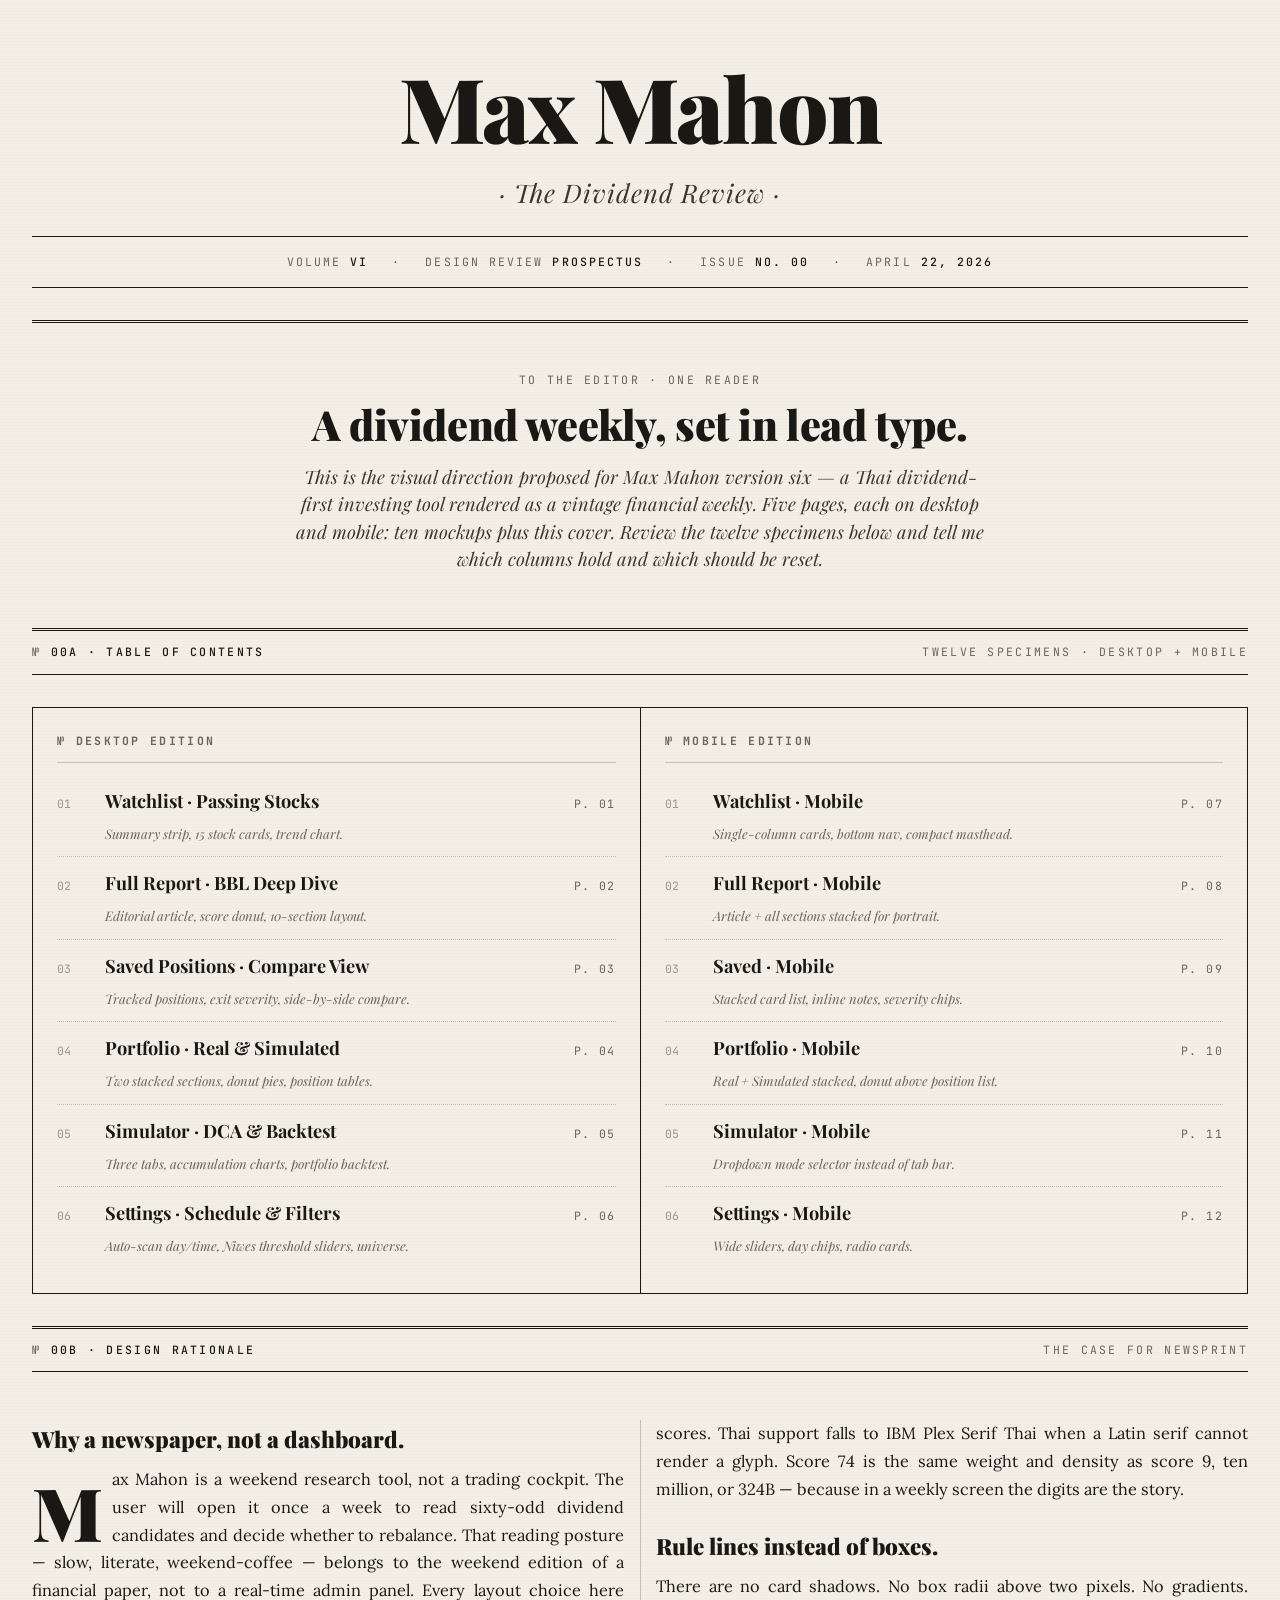
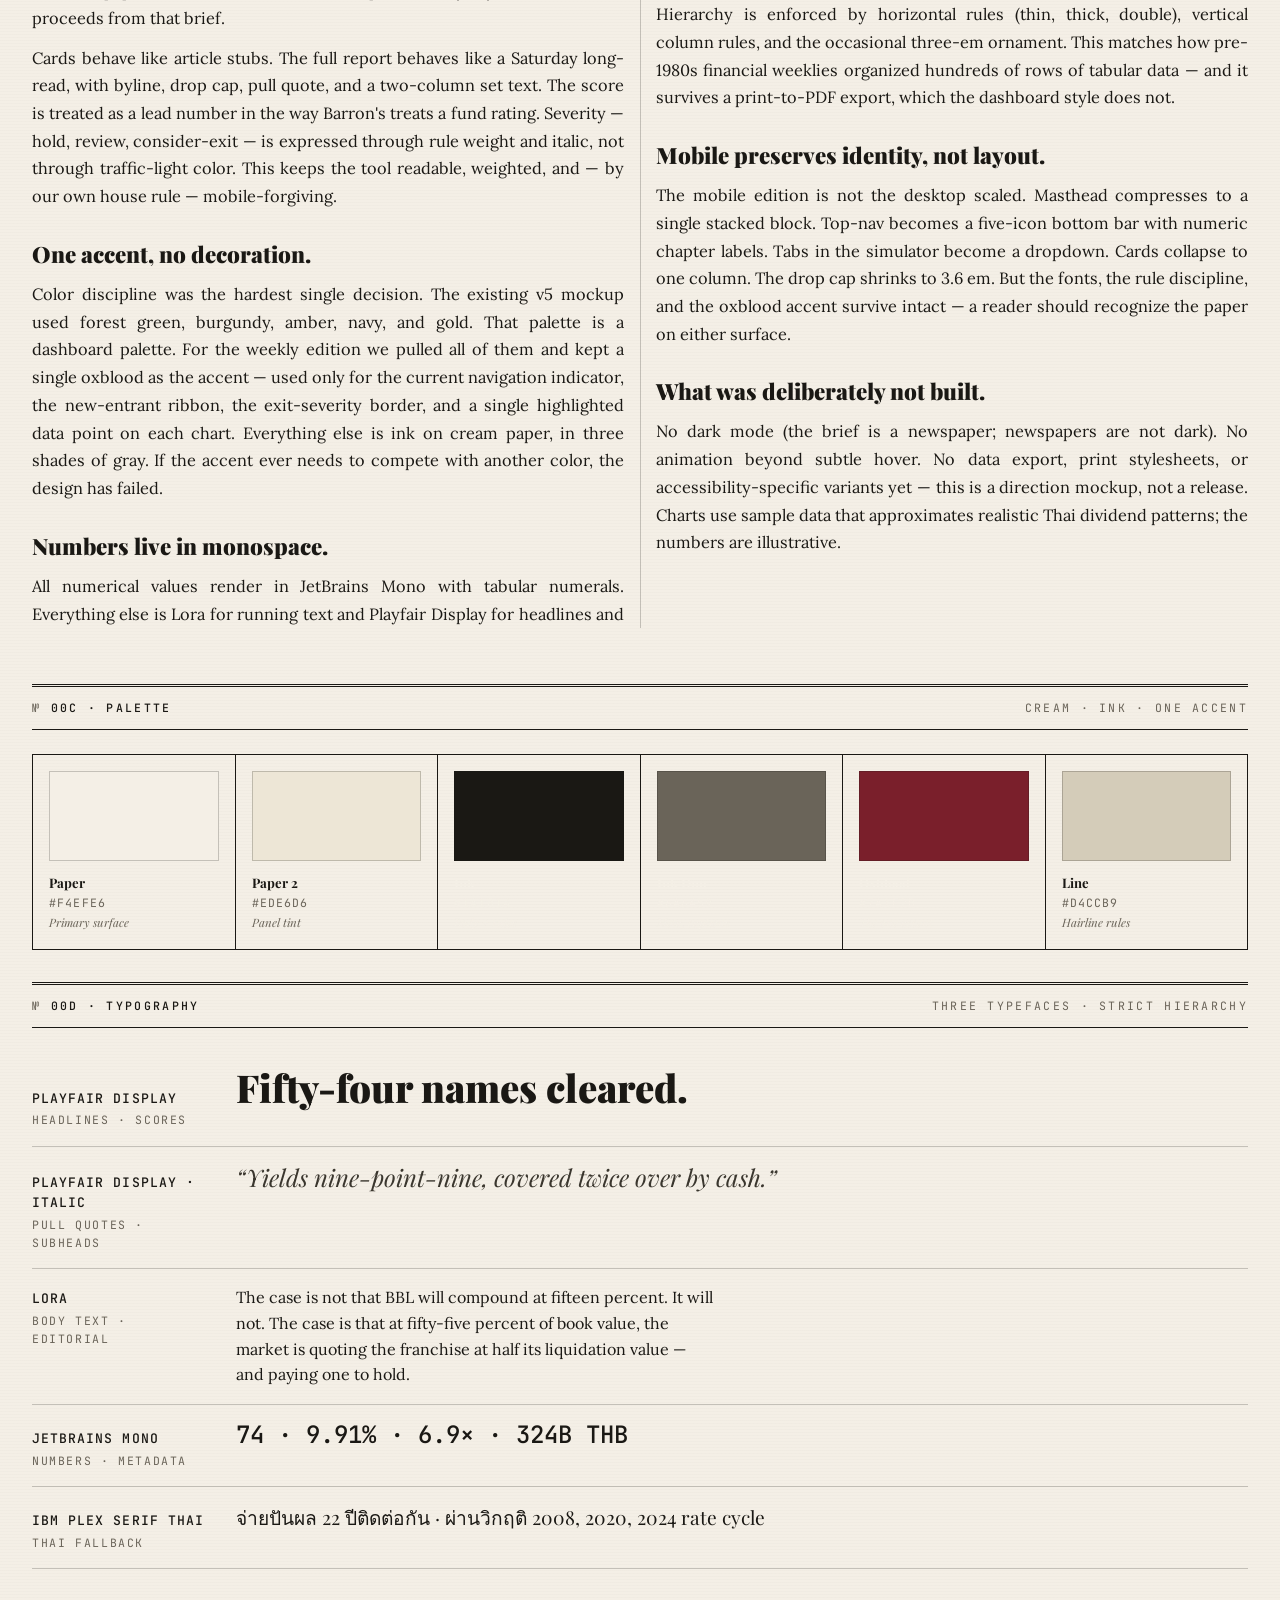
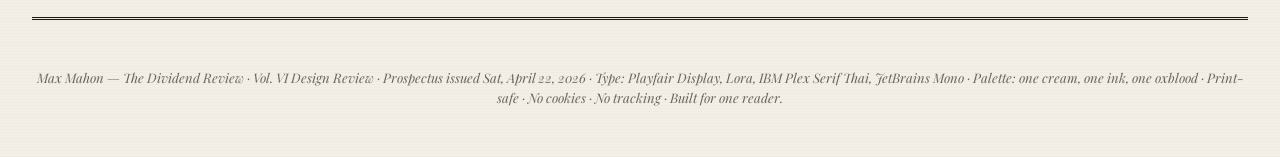
<file: _archive/2026-10/web-v6-mockup/index.html>
<!DOCTYPE html>
<html lang="en">
<head>
<meta charset="UTF-8" />
<meta name="viewport" content="width=device-width, initial-scale=1.0" />
<title>Max Mahon v6 · Design Review · Vol. VI Prospectus</title>
<link rel="preconnect" href="https://fonts.googleapis.com">
<link rel="preconnect" href="https://fonts.gstatic.com" crossorigin>
<link href="https://fonts.googleapis.com/css2?family=Playfair+Display:ital,wght@0,400;0,500;0,700;0,900;1,400;1,700&family=Lora:ital,wght@0,400;0,500;0,600;0,700;1,400;1,600&family=IBM+Plex+Serif+Thai:wght@400;500;600;700&family=JetBrains+Mono:wght@300;400;500;600&display=swap" rel="stylesheet">
<link rel="stylesheet" href="shared/tokens.css">
<link rel="stylesheet" href="shared/base.css">
<style>
.cover-mast {
  text-align: center;
  padding: var(--sp-8) 0 var(--sp-6);
  border-bottom: 3px double var(--rule);
}
.cover-brand {
  font-family: var(--font-head);
  font-weight: 900;
  font-size: clamp(3.5rem, 7vw, 6rem);
  letter-spacing: -0.02em;
  line-height: 0.95;
  margin-bottom: 0.25em;
}
.cover-tag {
  font-family: var(--font-head);
  font-style: italic;
  font-size: clamp(1.2rem, 2vw, 1.8rem);
  color: var(--ink-soft);
  letter-spacing: 0.04em;
  margin-bottom: var(--sp-5);
}
.cover-meta {
  display: flex;
  justify-content: center;
  gap: var(--sp-5);
  flex-wrap: wrap;
  padding: var(--sp-4) 0;
  border-top: 1px solid var(--rule);
  border-bottom: 1px solid var(--rule);
  font-family: var(--font-mono);
  font-size: var(--fs-xs);
  letter-spacing: 0.18em;
  text-transform: uppercase;
  color: var(--ink-dim);
}
.cover-meta strong { color: var(--ink); font-weight: 500; }

.prospectus {
  padding: var(--sp-7) 0 var(--sp-5);
  text-align: center;
  max-width: 70ch;
  margin: 0 auto;
}
.prospectus .k { font-family: var(--font-mono); font-size: var(--fs-xs); letter-spacing: 0.2em; text-transform: uppercase; color: var(--ink-dim); margin-bottom: var(--sp-3); }
.prospectus h2 { font-family: var(--font-head); font-weight: 900; font-size: var(--fs-2xl); line-height: 1.1; letter-spacing: -0.01em; margin-bottom: var(--sp-4); }
.prospectus p { font-family: var(--font-head); font-style: italic; font-size: var(--fs-md); color: var(--ink-soft); line-height: 1.5; }

.toc-block {
  display: grid;
  grid-template-columns: 1fr 1fr;
  gap: 0;
  margin: var(--sp-6) 0;
  border-top: 1px solid var(--rule);
  border-left: 1px solid var(--rule);
}
.toc-section {
  border-right: 1px solid var(--rule);
  border-bottom: 1px solid var(--rule);
  padding: var(--sp-5);
}
.toc-section h3 {
  font-family: var(--font-mono);
  font-size: var(--fs-xs);
  letter-spacing: 0.2em;
  text-transform: uppercase;
  color: var(--ink-dim);
  padding-bottom: var(--sp-3);
  border-bottom: 1px solid var(--rule-hair);
  margin-bottom: var(--sp-3);
}
.toc-list { list-style: none; }
.toc-list li {
  display: grid;
  grid-template-columns: 36px 1fr auto;
  padding: var(--sp-3) 0;
  border-bottom: 1px dotted var(--rule-hair);
  align-items: baseline;
  gap: var(--sp-3);
}
.toc-list li:last-child { border-bottom: none; }
.toc-list a {
  font-family: var(--font-head);
  font-weight: 700;
  font-size: var(--fs-md);
  border-bottom: none;
  color: var(--ink);
}
.toc-list a:hover { color: var(--accent); }
.toc-list .no {
  font-family: var(--font-mono);
  color: var(--ink-faint);
  font-size: var(--fs-xs);
}
.toc-list .desc {
  font-family: var(--font-head);
  font-style: italic;
  color: var(--ink-dim);
  font-size: var(--fs-sm);
  grid-column: 2 / 4;
  margin-top: -4px;
}
.toc-list .page {
  font-family: var(--font-mono);
  font-size: var(--fs-xs);
  color: var(--ink-dim);
  letter-spacing: 0.12em;
  text-transform: uppercase;
}

/* Design notes */
.notes-block {
  column-count: 2;
  column-gap: var(--sp-6);
  column-rule: 1px solid var(--rule-hair);
  padding: var(--sp-5) 0;
  font-size: 1.02rem;
  line-height: 1.7;
  text-align: justify;
  hyphens: auto;
  break-inside: avoid;
}
.notes-block h3 {
  font-family: var(--font-head);
  font-weight: 900;
  font-size: var(--fs-lg);
  margin-top: var(--sp-5);
  margin-bottom: var(--sp-2);
  break-after: avoid;
}
.notes-block h3:first-child { margin-top: 0; }
.notes-block p { margin-bottom: var(--sp-3); }

/* Palette swatches */
.palette-grid {
  display: grid;
  grid-template-columns: repeat(6, 1fr);
  gap: 0;
  border-top: 1px solid var(--rule);
  border-left: 1px solid var(--rule);
  margin: var(--sp-4) 0;
}
.swatch {
  border-right: 1px solid var(--rule);
  border-bottom: 1px solid var(--rule);
  padding: var(--sp-4);
}
.swatch-color {
  height: 90px;
  margin-bottom: var(--sp-3);
  border: 1px solid var(--rule-hair);
}
.swatch-name { font-family: var(--font-head); font-weight: 700; font-size: var(--fs-sm); }
.swatch-hex { font-family: var(--font-mono); font-size: var(--fs-xs); color: var(--ink-dim); letter-spacing: 0.1em; text-transform: uppercase; }
.swatch-role { font-family: var(--font-head); font-style: italic; font-size: var(--fs-xs); color: var(--ink-dim); margin-top: 2px; }

/* Type specimens */
.specimen {
  padding: var(--sp-4) 0;
  border-bottom: 1px solid var(--rule-hair);
  display: grid;
  grid-template-columns: 180px 1fr;
  gap: var(--sp-5);
  align-items: baseline;
}
.specimen .label {
  font-family: var(--font-mono);
  font-size: var(--fs-xs);
  letter-spacing: 0.14em;
  text-transform: uppercase;
  color: var(--ink-dim);
}
.specimen .label .name { color: var(--ink); display: block; font-weight: 500; font-size: var(--fs-sm); letter-spacing: 0.08em; margin-bottom: 2px; }
.specimen .sample { font-size: 1.6rem; line-height: 1.2; }

.colophon {
  text-align: center;
  padding: var(--sp-7) 0;
  border-top: 3px double var(--rule);
  margin-top: var(--sp-7);
  font-family: var(--font-head);
  font-style: italic;
  color: var(--ink-dim);
  font-size: var(--fs-sm);
}
</style>
</head>
<body>

<div class="container">

  <!-- COVER MASTHEAD -->
  <section class="cover-mast">
    <h1 class="cover-brand">Max Mahon</h1>
    <div class="cover-tag">· The Dividend Review ·</div>
    <div class="cover-meta">
      <div>VOLUME <strong>VI</strong></div>
      <div>·</div>
      <div>DESIGN REVIEW <strong>PROSPECTUS</strong></div>
      <div>·</div>
      <div>ISSUE <strong>NO. 00</strong></div>
      <div>·</div>
      <div>APRIL <strong>22, 2026</strong></div>
    </div>
  </section>

  <!-- PROSPECTUS -->
  <section class="prospectus">
    <div class="k">To the editor · One reader</div>
    <h2>A dividend weekly, set in lead type.</h2>
    <p>
      This is the visual direction proposed for Max Mahon version six — a Thai dividend-first
      investing tool rendered as a vintage financial weekly. Five pages, each on desktop and
      mobile: ten mockups plus this cover. Review the twelve specimens below and tell me
      which columns hold and which should be reset.
    </p>
  </section>

  <!-- TOC -->
  <div class="section-num">
    <span class="no">00a · Table of Contents</span>
    <span>Twelve Specimens · Desktop + Mobile</span>
  </div>

  <div class="toc-block">

    <div class="toc-section">
      <h3>№ Desktop Edition</h3>
      <ul class="toc-list">
        <li>
          <span class="no">01</span>
          <a href="desktop/01-home.html">Watchlist · Passing Stocks</a>
          <span class="page">p. 01</span>
          <span class="desc">Summary strip, 15 stock cards, trend chart.</span>
        </li>
        <li>
          <span class="no">02</span>
          <a href="desktop/02-report.html">Full Report · BBL Deep Dive</a>
          <span class="page">p. 02</span>
          <span class="desc">Editorial article, score donut, 10-section layout.</span>
        </li>
        <li>
          <span class="no">03</span>
          <a href="desktop/03-watchlist.html">Saved Positions · Compare View</a>
          <span class="page">p. 03</span>
          <span class="desc">Tracked positions, exit severity, side-by-side compare.</span>
        </li>
        <li>
          <span class="no">04</span>
          <a href="desktop/04-portfolio.html">Portfolio · Real &amp; Simulated</a>
          <span class="page">p. 04</span>
          <span class="desc">Two stacked sections, donut pies, position tables.</span>
        </li>
        <li>
          <span class="no">05</span>
          <a href="desktop/05-simulator.html">Simulator · DCA &amp; Backtest</a>
          <span class="page">p. 05</span>
          <span class="desc">Three tabs, accumulation charts, portfolio backtest.</span>
        </li>
        <li>
          <span class="no">06</span>
          <a href="desktop/06-settings.html">Settings · Schedule &amp; Filters</a>
          <span class="page">p. 06</span>
          <span class="desc">Auto-scan day/time, Niwes threshold sliders, universe.</span>
        </li>
      </ul>
    </div>

    <div class="toc-section">
      <h3>№ Mobile Edition</h3>
      <ul class="toc-list">
        <li>
          <span class="no">01</span>
          <a href="mobile/01-home.html">Watchlist · Mobile</a>
          <span class="page">p. 07</span>
          <span class="desc">Single-column cards, bottom nav, compact masthead.</span>
        </li>
        <li>
          <span class="no">02</span>
          <a href="mobile/02-report.html">Full Report · Mobile</a>
          <span class="page">p. 08</span>
          <span class="desc">Article + all sections stacked for portrait.</span>
        </li>
        <li>
          <span class="no">03</span>
          <a href="mobile/03-watchlist.html">Saved · Mobile</a>
          <span class="page">p. 09</span>
          <span class="desc">Stacked card list, inline notes, severity chips.</span>
        </li>
        <li>
          <span class="no">04</span>
          <a href="mobile/04-portfolio.html">Portfolio · Mobile</a>
          <span class="page">p. 10</span>
          <span class="desc">Real + Simulated stacked, donut above position list.</span>
        </li>
        <li>
          <span class="no">05</span>
          <a href="mobile/05-simulator.html">Simulator · Mobile</a>
          <span class="page">p. 11</span>
          <span class="desc">Dropdown mode selector instead of tab bar.</span>
        </li>
        <li>
          <span class="no">06</span>
          <a href="mobile/06-settings.html">Settings · Mobile</a>
          <span class="page">p. 12</span>
          <span class="desc">Wide sliders, day chips, radio cards.</span>
        </li>
      </ul>
    </div>

  </div>

  <!-- DESIGN RATIONALE -->
  <div class="section-num">
    <span class="no">00b · Design Rationale</span>
    <span>The Case for Newsprint</span>
  </div>

  <div class="notes-block">
    <h3>Why a newspaper, not a dashboard.</h3>
    <p class="drop-cap">
      Max Mahon is a weekend research tool, not a trading cockpit. The user will open it once a
      week to read sixty-odd dividend candidates and decide whether to rebalance. That reading
      posture — slow, literate, weekend-coffee — belongs to the weekend edition of a financial
      paper, not to a real-time admin panel. Every layout choice here proceeds from that brief.
    </p>
    <p>
      Cards behave like article stubs. The full report behaves like a Saturday long-read, with
      byline, drop cap, pull quote, and a two-column set text. The score is treated as a lead
      number in the way Barron's treats a fund rating. Severity — hold, review, consider-exit —
      is expressed through rule weight and italic, not through traffic-light color. This keeps
      the tool readable, weighted, and — by our own house rule — mobile-forgiving.
    </p>

    <h3>One accent, no decoration.</h3>
    <p>
      Color discipline was the hardest single decision. The existing v5 mockup used forest
      green, burgundy, amber, navy, and gold. That palette is a dashboard palette. For the
      weekly edition we pulled all of them and kept a single oxblood as the accent — used
      only for the current navigation indicator, the new-entrant ribbon, the exit-severity
      border, and a single highlighted data point on each chart. Everything else is ink on
      cream paper, in three shades of gray. If the accent ever needs to compete with another
      color, the design has failed.
    </p>

    <h3>Numbers live in monospace.</h3>
    <p>
      All numerical values render in JetBrains Mono with tabular numerals. Everything else is
      Lora for running text and Playfair Display for headlines and scores. Thai support falls
      to IBM Plex Serif Thai when a Latin serif cannot render a glyph. Score 74 is the same
      weight and density as score 9, ten million, or 324B — because in a weekly screen the
      digits are the story.
    </p>

    <h3>Rule lines instead of boxes.</h3>
    <p>
      There are no card shadows. No box radii above two pixels. No gradients. Hierarchy is
      enforced by horizontal rules (thin, thick, double), vertical column rules, and the
      occasional three-em ornament. This matches how pre-1980s financial weeklies organized
      hundreds of rows of tabular data — and it survives a print-to-PDF export, which the
      dashboard style does not.
    </p>

    <h3>Mobile preserves identity, not layout.</h3>
    <p>
      The mobile edition is not the desktop scaled. Masthead compresses to a single stacked
      block. Top-nav becomes a five-icon bottom bar with numeric chapter labels. Tabs in the
      simulator become a dropdown. Cards collapse to one column. The drop cap shrinks to 3.6
      em. But the fonts, the rule discipline, and the oxblood accent survive intact — a
      reader should recognize the paper on either surface.
    </p>

    <h3>What was deliberately not built.</h3>
    <p>
      No dark mode (the brief is a newspaper; newspapers are not dark). No animation beyond
      subtle hover. No data export, print stylesheets, or accessibility-specific variants
      yet — this is a direction mockup, not a release. Charts use sample data that
      approximates realistic Thai dividend patterns; the numbers are illustrative.
    </p>
  </div>

  <!-- PALETTE -->
  <div class="section-num">
    <span class="no">00c · Palette</span>
    <span>Cream · Ink · One Accent</span>
  </div>

  <div class="palette-grid">
    <div class="swatch">
      <div class="swatch-color" style="background:#F4EFE6"></div>
      <div class="swatch-name">Paper</div>
      <div class="swatch-hex">#F4EFE6</div>
      <div class="swatch-role">Primary surface</div>
    </div>
    <div class="swatch">
      <div class="swatch-color" style="background:#EDE6D6"></div>
      <div class="swatch-name">Paper 2</div>
      <div class="swatch-hex">#EDE6D6</div>
      <div class="swatch-role">Panel tint</div>
    </div>
    <div class="swatch">
      <div class="swatch-color" style="background:#1A1814"></div>
      <div class="swatch-name" style="color:var(--paper)">Ink</div>
      <div class="swatch-hex" style="color:rgba(244,239,230,0.7)">#1A1814</div>
      <div class="swatch-role" style="color:rgba(244,239,230,0.55)">Body + rules</div>
    </div>
    <div class="swatch">
      <div class="swatch-color" style="background:#6A6459"></div>
      <div class="swatch-name" style="color:var(--paper)">Ink Dim</div>
      <div class="swatch-hex" style="color:rgba(244,239,230,0.75)">#6A6459</div>
      <div class="swatch-role" style="color:rgba(244,239,230,0.55)">Meta, captions</div>
    </div>
    <div class="swatch">
      <div class="swatch-color" style="background:#7A1F2B"></div>
      <div class="swatch-name" style="color:var(--paper)">Oxblood</div>
      <div class="swatch-hex" style="color:rgba(244,239,230,0.75)">#7A1F2B</div>
      <div class="swatch-role" style="color:rgba(244,239,230,0.55)">The one accent</div>
    </div>
    <div class="swatch">
      <div class="swatch-color" style="background:#D4CCB9"></div>
      <div class="swatch-name">Line</div>
      <div class="swatch-hex">#D4CCB9</div>
      <div class="swatch-role">Hairline rules</div>
    </div>
  </div>

  <!-- TYPOGRAPHY -->
  <div class="section-num">
    <span class="no">00d · Typography</span>
    <span>Three Typefaces · Strict Hierarchy</span>
  </div>

  <div>
    <div class="specimen">
      <div class="label">
        <span class="name">Playfair Display</span>
        Headlines · Scores
      </div>
      <div class="sample serif" style="font-weight:900;font-size:2.4rem;line-height:1">
        Fifty-four names cleared.
      </div>
    </div>
    <div class="specimen">
      <div class="label">
        <span class="name">Playfair Display · Italic</span>
        Pull Quotes · Subheads
      </div>
      <div class="sample serif italic" style="font-weight:400;font-size:1.5rem;color:var(--ink-soft)">
        “Yields nine-point-nine, covered twice over by cash.”
      </div>
    </div>
    <div class="specimen">
      <div class="label">
        <span class="name">Lora</span>
        Body Text · Editorial
      </div>
      <div class="sample body" style="font-size:1rem;line-height:1.6;max-width:48ch">
        The case is not that BBL will compound at fifteen percent. It will not. The case is that
        at fifty-five percent of book value, the market is quoting the franchise at half its
        liquidation value — and paying one to hold.
      </div>
    </div>
    <div class="specimen">
      <div class="label">
        <span class="name">JetBrains Mono</span>
        Numbers · Metadata
      </div>
      <div class="sample mono" style="font-size:1.5rem;font-weight:500">
        74 · 9.91% · 6.9× · 324B THB
      </div>
    </div>
    <div class="specimen">
      <div class="label">
        <span class="name">IBM Plex Serif Thai</span>
        Thai Fallback
      </div>
      <div class="sample serif" style="font-size:1.2rem;line-height:1.5">
        จ่ายปันผล 22 ปีติดต่อกัน · ผ่านวิกฤติ 2008, 2020, 2024 rate cycle
      </div>
    </div>
  </div>

  <!-- COLOPHON -->
  <div class="colophon">
    Max Mahon — The Dividend Review · Vol. VI Design Review · Prospectus issued
    Sat, April 22, 2026 · Type: Playfair Display, Lora, IBM Plex Serif Thai, JetBrains Mono ·
    Palette: one cream, one ink, one oxblood · Print-safe · No cookies · No tracking ·
    Built for one reader.
  </div>

</div>

</body>
</html>
</file>
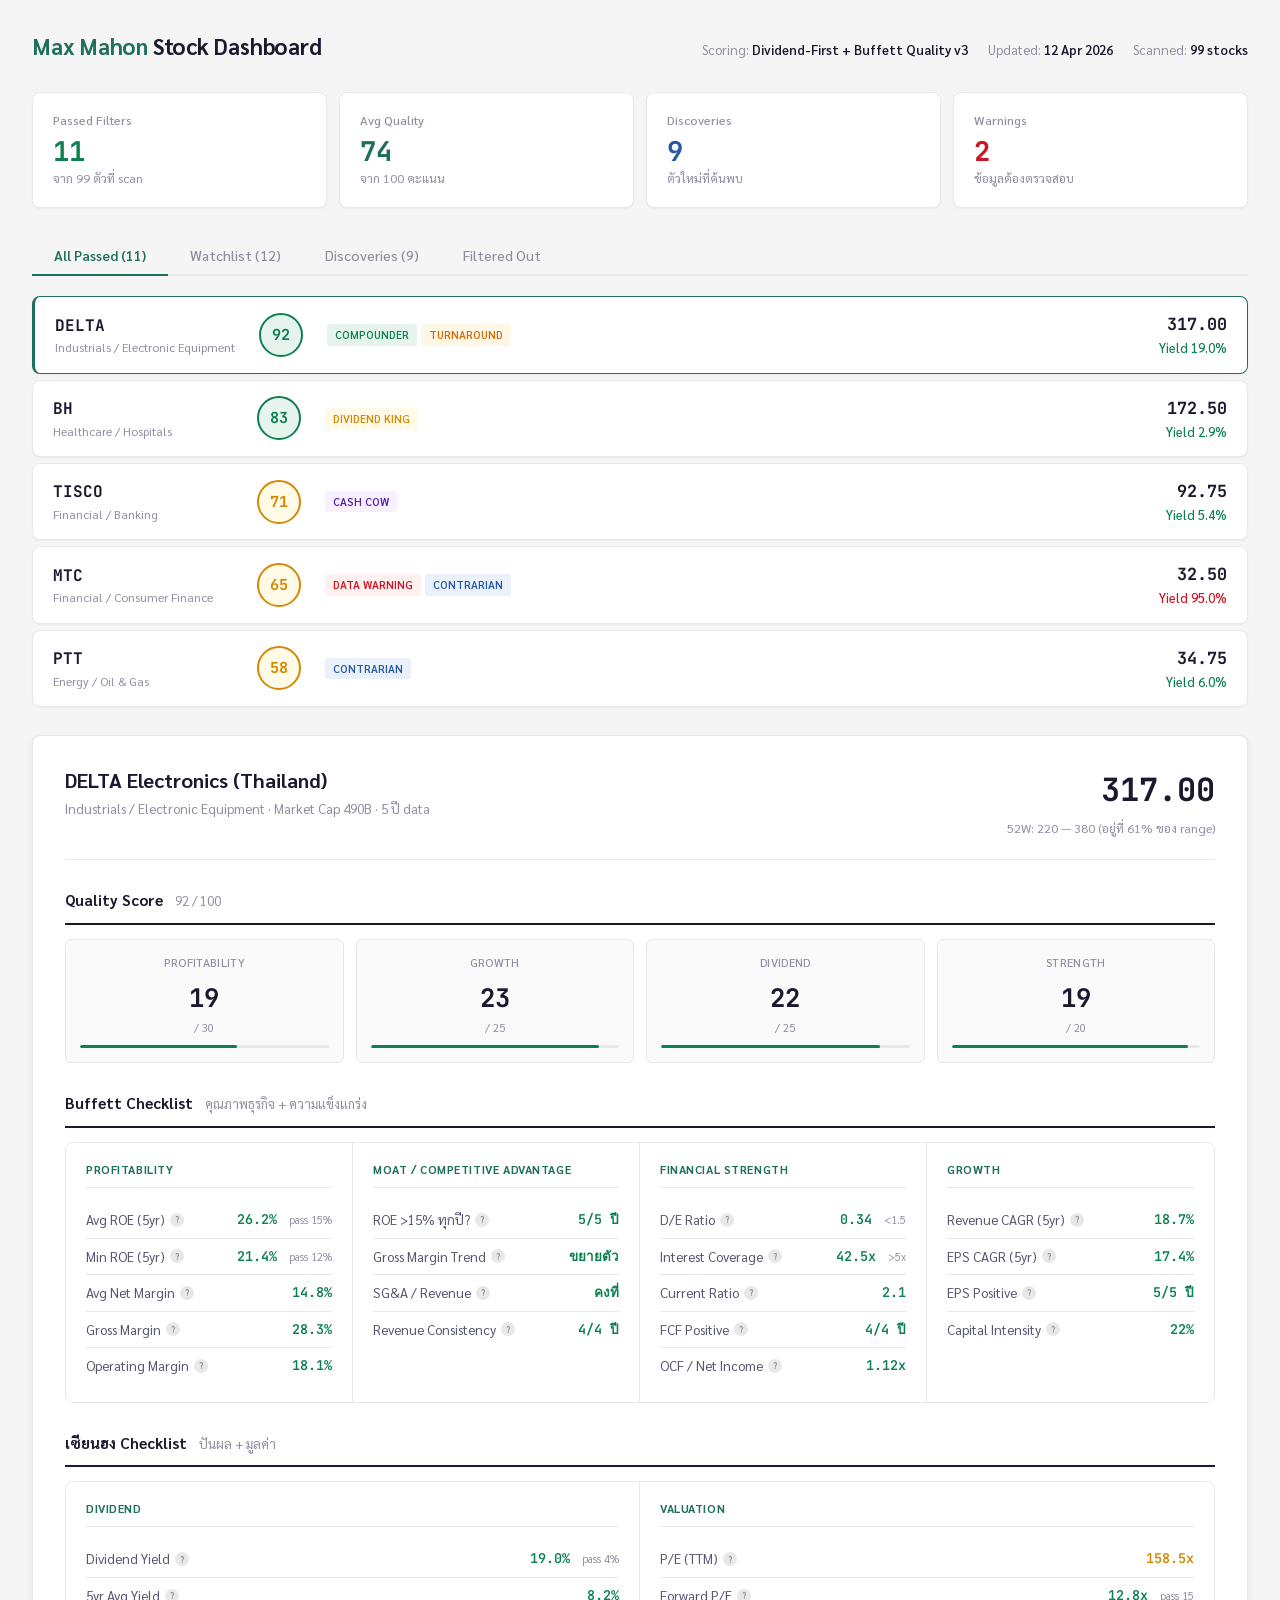
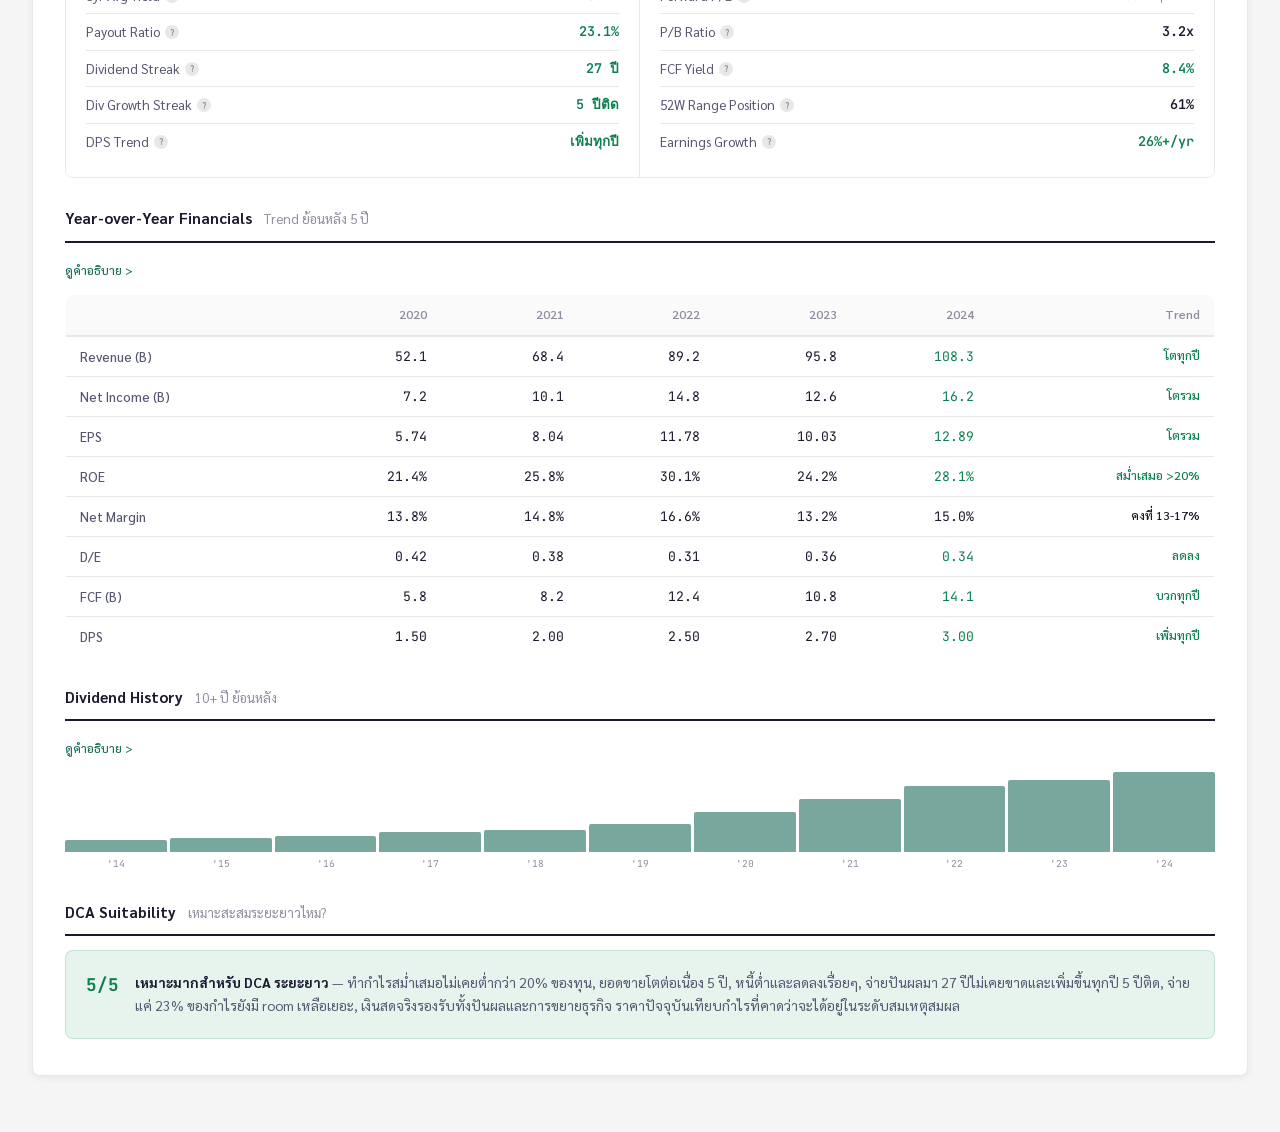
<file: _archive/2026-10/mockup/dashboard.html>
<!DOCTYPE html>
<html lang="th">
<head>
<meta charset="UTF-8">
<meta name="viewport" content="width=device-width, initial-scale=1.0">
<title>Max Mahon — Stock Dashboard</title>
<link rel="preconnect" href="https://fonts.googleapis.com">
<link href="https://fonts.googleapis.com/css2?family=Sarabun:wght@300;400;500;600;700&family=JetBrains+Mono:wght@400;500;600&display=swap" rel="stylesheet">
<style>
  :root {
    /* SET.or.th inspired palette */
    --bg: #f5f5f5;
    --surface: #ffffff;
    --surface2: #fafafa;
    --border: #e8e8e8;
    --border2: #d9d9d9;

    --text: #1a1a2e;
    --text2: #555770;
    --text3: #8e8ea0;
    --number: #1a1a2e;

    --accent: #1e6f5c;
    --accent-light: #e9f5f0;
    --blue: #2558a6;
    --blue-light: #eaf1fb;
    --green: #0d8050;
    --green-light: #e6f4ed;
    --red: #cf1322;
    --red-light: #fff1f0;
    --yellow: #d48806;
    --yellow-light: #fffbe6;
    --orange: #d46b08;
    --orange-light: #fff7e6;
    --purple: #531dab;
    --purple-light: #f9f0ff;

    --radius: 8px;
    --shadow: 0 1px 2px rgba(0,0,0,0.04);
    --shadow-lg: 0 2px 8px rgba(0,0,0,0.06);
  }

  * { margin: 0; padding: 0; box-sizing: border-box; }

  body {
    font-family: 'Sarabun', -apple-system, BlinkMacSystemFont, system-ui, sans-serif;
    background: var(--bg);
    color: var(--text);
    line-height: 1.6;
    padding: 28px 32px;
    max-width: 1360px;
    margin: 0 auto;
    font-size: 15px;
  }

  /* ===== HEADER ===== */
  .header {
    display: flex;
    align-items: baseline;
    justify-content: space-between;
    margin-bottom: 28px;
    flex-wrap: wrap;
    gap: 12px;
  }
  .header h1 {
    font-size: 1.4rem;
    font-weight: 700;
    letter-spacing: -0.01em;
  }
  .header h1 em { font-style: normal; color: var(--accent); }
  .header-meta {
    display: flex;
    gap: 20px;
    color: var(--text3);
    font-size: 0.82rem;
  }
  .header-meta strong { color: var(--text); font-weight: 600; }

  /* ===== SUMMARY ===== */
  .summary-row {
    display: grid;
    grid-template-columns: repeat(4, 1fr);
    gap: 12px;
    margin-bottom: 28px;
  }
  .summary-card {
    background: var(--surface);
    border: 1px solid var(--border);
    border-radius: var(--radius);
    padding: 18px 20px;
    box-shadow: var(--shadow);
  }
  .summary-card .label {
    font-size: 0.78rem;
    color: var(--text3);
    font-weight: 500;
    margin-bottom: 4px;
  }
  .summary-card .value {
    font-size: 1.7rem;
    font-weight: 700;
    font-family: 'JetBrains Mono', monospace;
    line-height: 1.2;
  }
  .summary-card .sub { font-size: 0.78rem; color: var(--text3); margin-top: 2px; }

  /* ===== TABS ===== */
  .tabs {
    display: flex;
    gap: 0;
    margin-bottom: 20px;
    border-bottom: 2px solid var(--border);
  }
  .tab {
    padding: 10px 22px;
    font-size: 0.88rem;
    color: var(--text3);
    cursor: pointer;
    border-bottom: 2px solid transparent;
    margin-bottom: -2px;
    transition: all 0.15s;
    background: none;
    border-top: none; border-left: none; border-right: none;
    font-family: inherit;
    font-weight: 500;
  }
  .tab:hover { color: var(--text); }
  .tab.active { color: var(--accent); border-bottom-color: var(--accent); font-weight: 600; }

  /* ===== STOCK LIST ===== */
  .stock-list { display: grid; gap: 6px; margin-bottom: 28px; }
  .stock-row {
    background: var(--surface);
    border: 1px solid var(--border);
    border-radius: var(--radius);
    padding: 14px 20px;
    cursor: pointer;
    transition: all 0.15s;
    display: grid;
    grid-template-columns: 180px 60px 1fr 120px;
    align-items: center;
    gap: 16px;
    box-shadow: var(--shadow);
  }
  .stock-row:hover { border-color: var(--accent); box-shadow: var(--shadow-lg); }
  .stock-row.selected { border-color: var(--accent); border-left: 3px solid var(--accent); }

  .stock-identity h3 {
    font-size: 1rem;
    font-weight: 700;
    font-family: 'JetBrains Mono', monospace;
    color: var(--text);
  }
  .stock-identity .sector { font-size: 0.75rem; color: var(--text3); }

  .stock-score { text-align: center; }
  .score-circle {
    width: 44px; height: 44px;
    border-radius: 50%;
    display: flex; align-items: center; justify-content: center;
    font-size: 0.95rem; font-weight: 700;
    font-family: 'JetBrains Mono', monospace;
    margin: 0 auto;
  }
  .score-circle.high { background: var(--green-light); color: var(--green); border: 2px solid var(--green); }
  .score-circle.mid { background: var(--yellow-light); color: var(--yellow); border: 2px solid var(--yellow); }
  .score-circle.low { background: var(--red-light); color: var(--red); border: 2px solid var(--red); }

  .stock-tags { display: flex; flex-wrap: wrap; gap: 4px; }
  .tag {
    font-size: 0.68rem;
    padding: 2px 8px;
    border-radius: 3px;
    font-weight: 600;
  }
  .tag.compounder { background: var(--green-light); color: var(--green); }
  .tag.dividend-king { background: var(--yellow-light); color: var(--yellow); }
  .tag.cash-cow { background: var(--purple-light); color: var(--purple); }
  .tag.contrarian { background: var(--blue-light); color: var(--blue); }
  .tag.turnaround { background: var(--orange-light); color: var(--orange); }
  .tag.warning { background: var(--red-light); color: var(--red); }

  .stock-price { text-align: right; }
  .stock-price .current {
    font-size: 1.05rem;
    font-weight: 700;
    font-family: 'JetBrains Mono', monospace;
    color: var(--number);
  }
  .stock-price .yield { font-size: 0.8rem; color: var(--green); font-weight: 500; }

  /* ===== DETAIL PANEL ===== */
  .detail-panel {
    background: var(--surface);
    border: 1px solid var(--border);
    border-radius: var(--radius);
    padding: 28px 32px;
    margin-bottom: 28px;
    box-shadow: var(--shadow-lg);
  }
  .detail-header {
    display: flex;
    justify-content: space-between;
    align-items: flex-start;
    margin-bottom: 28px;
    padding-bottom: 20px;
    border-bottom: 1px solid var(--border);
    flex-wrap: wrap;
    gap: 16px;
  }
  .detail-title h2 { font-size: 1.25rem; font-weight: 700; }
  .detail-title .subtitle { color: var(--text3); font-size: 0.84rem; margin-top: 2px; }
  .detail-price-block { text-align: right; }
  .detail-price-block .price {
    font-size: 2rem;
    font-weight: 700;
    font-family: 'JetBrains Mono', monospace;
    color: var(--number);
  }
  .detail-price-block .range { font-size: 0.78rem; color: var(--text3); margin-top: 4px; }

  /* ===== SCORE BREAKDOWN ===== */
  .score-breakdown {
    display: grid;
    grid-template-columns: repeat(4, 1fr);
    gap: 12px;
    margin-bottom: 28px;
  }
  .score-item {
    background: var(--surface2);
    border: 1px solid var(--border);
    border-radius: 6px;
    padding: 14px;
    text-align: center;
  }
  .score-item .score-label {
    font-size: 0.72rem;
    color: var(--text3);
    text-transform: uppercase;
    letter-spacing: 0.03em;
    font-weight: 500;
    margin-bottom: 6px;
  }
  .score-item .score-val {
    font-size: 1.6rem;
    font-weight: 700;
    font-family: 'JetBrains Mono', monospace;
    color: var(--number);
  }
  .score-item .score-max { font-size: 0.72rem; color: var(--text3); }
  .score-bar {
    height: 3px;
    background: var(--border);
    border-radius: 2px;
    margin-top: 8px;
    overflow: hidden;
  }
  .score-bar-fill { height: 100%; border-radius: 2px; }

  /* ===== SECTION TITLE ===== */
  .section-title {
    font-size: 0.95rem;
    font-weight: 700;
    margin-bottom: 14px;
    margin-top: 8px;
    padding-bottom: 10px;
    border-bottom: 2px solid var(--text);
    color: var(--text);
  }
  .section-title span { color: var(--text3); font-weight: 400; font-size: 0.82rem; margin-left: 8px; }

  /* ===== METRICS — FIXED 4 COLUMNS for Buffett, 2 for เซียนฮง ===== */
  .metrics-4col {
    display: grid;
    grid-template-columns: repeat(4, 1fr);
    gap: 0;
    margin-bottom: 28px;
    border: 1px solid var(--border);
    border-radius: var(--radius);
    overflow: hidden;
  }
  .metrics-2col {
    display: grid;
    grid-template-columns: repeat(2, 1fr);
    gap: 0;
    margin-bottom: 28px;
    border: 1px solid var(--border);
    border-radius: var(--radius);
    overflow: hidden;
  }

  .metric-group {
    padding: 18px 20px;
    border-right: 1px solid var(--border);
    background: var(--surface);
  }
  .metric-group:last-child { border-right: none; }

  .metric-group h4 {
    font-size: 0.72rem;
    color: var(--accent);
    margin-bottom: 14px;
    text-transform: uppercase;
    letter-spacing: 0.05em;
    font-weight: 700;
    padding-bottom: 8px;
    border-bottom: 1px solid var(--border);
  }

  /* Metric row */
  details.metric-explain { margin-bottom: 0; }
  details.metric-explain summary {
    cursor: pointer;
    list-style: none;
    display: flex;
    justify-content: space-between;
    align-items: center;
    padding: 7px 0;
    border-bottom: 1px solid var(--border);
    font-size: 0.84rem;
  }
  details.metric-explain:last-child summary { border-bottom: none; }
  details.metric-explain summary::-webkit-details-marker { display: none; }

  .metric-label {
    color: var(--text2);
    display: flex;
    align-items: center;
    gap: 5px;
    font-weight: 400;
  }
  .metric-label::after {
    content: '?';
    display: inline-flex;
    align-items: center;
    justify-content: center;
    width: 14px;
    height: 14px;
    border-radius: 50%;
    background: var(--border);
    color: var(--text3);
    font-size: 0.58rem;
    font-weight: 700;
    flex-shrink: 0;
    transition: all 0.15s;
  }
  details.metric-explain[open] .metric-label::after {
    background: var(--accent);
    color: white;
  }
  details.metric-explain[open] summary { border-bottom: 1px solid var(--border); }

  .metric-value {
    font-weight: 600;
    font-family: 'JetBrains Mono', monospace;
    font-size: 0.84rem;
    color: var(--number);
    text-align: right;
    white-space: nowrap;
  }
  .metric-value.good { color: var(--green); }
  .metric-value.warn { color: var(--yellow); }
  .metric-value.bad { color: var(--red); }
  .criterion {
    font-size: 0.68rem;
    font-family: 'Sarabun', sans-serif;
    color: var(--text3);
    font-weight: 400;
    margin-left: 4px;
  }

  /* Explanation box */
  .explain-box {
    background: var(--surface2);
    border: 1px solid var(--border);
    border-radius: 4px;
    padding: 10px 12px;
    margin: 6px 0 4px 0;
    font-size: 0.78rem;
    line-height: 1.7;
    color: var(--text2);
  }
  .explain-box strong { color: var(--text); font-weight: 600; }
  .explain-scale {
    display: flex;
    gap: 6px;
    margin-top: 6px;
    flex-wrap: wrap;
  }
  .scale-item { padding: 1px 7px; border-radius: 3px; font-size: 0.7rem; font-weight: 500; }
  .scale-good { background: var(--green-light); color: var(--green); }
  .scale-ok { background: var(--yellow-light); color: var(--yellow); }
  .scale-bad { background: var(--red-light); color: var(--red); }

  /* ===== YoY TABLE ===== */
  .yoy-table {
    width: 100%;
    border-collapse: collapse;
    font-size: 0.84rem;
    margin-bottom: 28px;
    border: 1px solid var(--border);
    border-radius: var(--radius);
    overflow: hidden;
  }
  .yoy-table th {
    text-align: right;
    padding: 10px 14px;
    background: var(--surface2);
    color: var(--text3);
    font-weight: 600;
    border-bottom: 2px solid var(--border);
    font-size: 0.76rem;
  }
  .yoy-table th:first-child { text-align: left; }
  .yoy-table td {
    text-align: right;
    padding: 9px 14px;
    border-bottom: 1px solid var(--border);
    font-family: 'JetBrains Mono', monospace;
    font-size: 0.82rem;
    color: var(--number);
  }
  .yoy-table td:first-child {
    text-align: left;
    color: var(--text2);
    font-weight: 500;
    font-family: 'Sarabun', sans-serif;
  }
  .yoy-table td:last-child {
    font-family: 'Sarabun', sans-serif;
    font-weight: 500;
    font-size: 0.78rem;
  }
  .yoy-table tr:hover { background: var(--surface2); }
  .yoy-table tr:last-child td { border-bottom: none; }

  /* ===== DIVIDEND CHART ===== */
  .div-section { margin-bottom: 28px; }
  .div-chart {
    display: flex;
    align-items: flex-end;
    gap: 3px;
    height: 80px;
    margin-bottom: 4px;
  }
  .div-bar {
    flex: 1;
    background: var(--accent);
    border-radius: 2px 2px 0 0;
    min-width: 12px;
    position: relative;
    transition: all 0.15s;
    opacity: 0.6;
  }
  .div-bar:hover { opacity: 1; }
  .div-bar .div-tip {
    display: none;
    position: absolute;
    bottom: calc(100% + 4px);
    left: 50%;
    transform: translateX(-50%);
    background: var(--text);
    color: #fff;
    padding: 3px 8px;
    border-radius: 3px;
    font-size: 0.7rem;
    font-family: 'JetBrains Mono', monospace;
    white-space: nowrap;
    z-index: 10;
  }
  .div-bar:hover .div-tip { display: block; }
  .div-years {
    display: flex;
    gap: 3px;
    font-size: 0.6rem;
    color: var(--text3);
    font-family: 'JetBrains Mono', monospace;
  }
  .div-years span { flex: 1; text-align: center; min-width: 12px; }

  /* ===== DCA VERDICT ===== */
  .verdict-box {
    background: var(--green-light);
    border: 1px solid rgba(13,128,80,0.15);
    border-radius: var(--radius);
    padding: 20px;
    display: flex;
    gap: 16px;
    align-items: flex-start;
    margin-bottom: 8px;
  }
  .verdict-stars {
    font-size: 1.1rem;
    font-weight: 700;
    font-family: 'JetBrains Mono', monospace;
    white-space: nowrap;
    color: var(--green);
  }
  .verdict-text { font-size: 0.86rem; color: var(--text2); line-height: 1.7; }
  .verdict-text strong { color: var(--text); }

  /* ===== SECTION EXPLAIN ===== */
  details.section-explain { margin-bottom: 10px; }
  details.section-explain > summary {
    cursor: pointer;
    font-size: 0.76rem;
    color: var(--accent);
    font-weight: 500;
    padding: 4px 0;
    list-style: none;
  }
  details.section-explain > summary::-webkit-details-marker { display: none; }
  details.section-explain > summary::before { content: 'ดูคำอธิบาย >'; }
  details.section-explain[open] > summary::before { content: 'ซ่อนคำอธิบาย'; }
  .section-explain-content {
    background: var(--surface2);
    border: 1px solid var(--border);
    border-radius: 4px;
    padding: 12px 14px;
    margin-top: 6px;
    font-size: 0.78rem;
    line-height: 1.7;
    color: var(--text2);
  }
  .section-explain-content strong { color: var(--text); }

  /* ===== RESPONSIVE ===== */
  @media (max-width: 900px) {
    body { padding: 12px; }
    .summary-row { grid-template-columns: repeat(2, 1fr); }
    .stock-row { grid-template-columns: 1fr; gap: 10px; }
    .stock-price { text-align: left; }
    .stock-score { text-align: left; }
    .score-circle { margin: 0; }
    .score-breakdown { grid-template-columns: repeat(2, 1fr); }
    .metrics-4col { grid-template-columns: repeat(2, 1fr); }
    .metrics-2col { grid-template-columns: 1fr; }
    .metric-group { border-right: none; border-bottom: 1px solid var(--border); }
    .metric-group:last-child { border-bottom: none; }
    .detail-header { flex-direction: column; }
    .detail-price-block { text-align: left; }
    .detail-panel { padding: 16px; }
  }
</style>
</head>
<body>

<!-- ===== HEADER ===== -->
<div class="header">
  <h1><em>Max Mahon</em> Stock Dashboard</h1>
  <div class="header-meta">
    <span>Scoring: <strong>Dividend-First + Buffett Quality v3</strong></span>
    <span>Updated: <strong>12 Apr 2026</strong></span>
    <span>Scanned: <strong>99 stocks</strong></span>
  </div>
</div>

<!-- ===== SUMMARY ===== -->
<div class="summary-row">
  <div class="summary-card">
    <div class="label">Passed Filters</div>
    <div class="value" style="color: var(--green);">11</div>
    <div class="sub">จาก 99 ตัวที่ scan</div>
  </div>
  <div class="summary-card">
    <div class="label">Avg Quality</div>
    <div class="value" style="color: var(--accent);">74</div>
    <div class="sub">จาก 100 คะแนน</div>
  </div>
  <div class="summary-card">
    <div class="label">Discoveries</div>
    <div class="value" style="color: var(--blue);">9</div>
    <div class="sub">ตัวใหม่ที่ค้นพบ</div>
  </div>
  <div class="summary-card">
    <div class="label">Warnings</div>
    <div class="value" style="color: var(--red);">2</div>
    <div class="sub">ข้อมูลต้องตรวจสอบ</div>
  </div>
</div>

<!-- ===== TABS ===== -->
<div class="tabs">
  <button class="tab active">All Passed (11)</button>
  <button class="tab">Watchlist (12)</button>
  <button class="tab">Discoveries (9)</button>
  <button class="tab">Filtered Out</button>
</div>

<!-- ===== STOCK LIST ===== -->
<div class="stock-list">
  <div class="stock-row selected">
    <div class="stock-identity">
      <h3>DELTA</h3>
      <div class="sector">Industrials / Electronic Equipment</div>
    </div>
    <div class="stock-score"><div class="score-circle high">92</div></div>
    <div class="stock-tags">
      <span class="tag compounder">COMPOUNDER</span>
      <span class="tag turnaround">TURNAROUND</span>
    </div>
    <div class="stock-price">
      <div class="current">317.00</div>
      <div class="yield">Yield 19.0%</div>
    </div>
  </div>
  <div class="stock-row">
    <div class="stock-identity">
      <h3>BH</h3>
      <div class="sector">Healthcare / Hospitals</div>
    </div>
    <div class="stock-score"><div class="score-circle high">83</div></div>
    <div class="stock-tags"><span class="tag dividend-king">DIVIDEND KING</span></div>
    <div class="stock-price">
      <div class="current">172.50</div>
      <div class="yield">Yield 2.9%</div>
    </div>
  </div>
  <div class="stock-row">
    <div class="stock-identity">
      <h3>TISCO</h3>
      <div class="sector">Financial / Banking</div>
    </div>
    <div class="stock-score"><div class="score-circle mid">71</div></div>
    <div class="stock-tags"><span class="tag cash-cow">CASH COW</span></div>
    <div class="stock-price">
      <div class="current">92.75</div>
      <div class="yield">Yield 5.4%</div>
    </div>
  </div>
  <div class="stock-row">
    <div class="stock-identity">
      <h3>MTC</h3>
      <div class="sector">Financial / Consumer Finance</div>
    </div>
    <div class="stock-score"><div class="score-circle mid">65</div></div>
    <div class="stock-tags">
      <span class="tag warning">DATA WARNING</span>
      <span class="tag contrarian">CONTRARIAN</span>
    </div>
    <div class="stock-price">
      <div class="current">32.50</div>
      <div class="yield" style="color: var(--red);">Yield 95.0%</div>
    </div>
  </div>
  <div class="stock-row">
    <div class="stock-identity">
      <h3>PTT</h3>
      <div class="sector">Energy / Oil & Gas</div>
    </div>
    <div class="stock-score"><div class="score-circle mid">58</div></div>
    <div class="stock-tags"><span class="tag contrarian">CONTRARIAN</span></div>
    <div class="stock-price">
      <div class="current">34.75</div>
      <div class="yield">Yield 6.0%</div>
    </div>
  </div>
</div>

<!-- ================================================================= -->
<!-- DETAIL PANEL — DELTA                                              -->
<!-- ================================================================= -->
<div class="detail-panel">

  <div class="detail-header">
    <div class="detail-title">
      <h2>DELTA Electronics (Thailand)</h2>
      <div class="subtitle">Industrials / Electronic Equipment &middot; Market Cap 490B &middot; 5 ปี data</div>
    </div>
    <div class="detail-price-block">
      <div class="price">317.00</div>
      <div class="range">52W: 220 — 380 (อยู่ที่ 61% ของ range)</div>
    </div>
  </div>

  <!-- Quality Score -->
  <div class="section-title">Quality Score <span>92 / 100</span></div>
  <div class="score-breakdown">
    <div class="score-item">
      <div class="score-label">Profitability</div>
      <div class="score-val">19</div>
      <div class="score-max">/ 30</div>
      <div class="score-bar"><div class="score-bar-fill" style="width: 63%; background: var(--green);"></div></div>
    </div>
    <div class="score-item">
      <div class="score-label">Growth</div>
      <div class="score-val">23</div>
      <div class="score-max">/ 25</div>
      <div class="score-bar"><div class="score-bar-fill" style="width: 92%; background: var(--green);"></div></div>
    </div>
    <div class="score-item">
      <div class="score-label">Dividend</div>
      <div class="score-val">22</div>
      <div class="score-max">/ 25</div>
      <div class="score-bar"><div class="score-bar-fill" style="width: 88%; background: var(--green);"></div></div>
    </div>
    <div class="score-item">
      <div class="score-label">Strength</div>
      <div class="score-val">19</div>
      <div class="score-max">/ 20</div>
      <div class="score-bar"><div class="score-bar-fill" style="width: 95%; background: var(--green);"></div></div>
    </div>
  </div>

  <!-- ===== BUFFETT — 4 COLUMNS FIXED ===== -->
  <div class="section-title">Buffett Checklist <span>คุณภาพธุรกิจ + ความแข็งแกร่ง</span></div>

  <div class="metrics-4col">

    <!-- COL 1: PROFITABILITY -->
    <div class="metric-group">
      <h4>Profitability</h4>
      <details class="metric-explain">
        <summary>
          <span class="metric-label">Avg ROE (5yr)</span>
          <span class="metric-value good">26.2% <span class="criterion">pass 15%</span></span>
        </summary>
        <div class="explain-box">
          <strong>Return on Equity</strong> — กำไรที่บริษัทสร้างได้จากเงินของผู้ถือหุ้น ยิ่งสูงยิ่งดี Buffett มองว่า <strong>15% ขึ้นไปทุกปี</strong> คือธุรกิจคุณภาพ
          <div class="explain-scale">
            <span class="scale-item scale-good">20%+ ยอดเยี่ยม</span>
            <span class="scale-item scale-ok">15-20% ดี</span>
            <span class="scale-item scale-bad">&lt;15% ต่ำ</span>
          </div>
        </div>
      </details>
      <details class="metric-explain">
        <summary>
          <span class="metric-label">Min ROE (5yr)</span>
          <span class="metric-value good">21.4% <span class="criterion">pass 12%</span></span>
        </summary>
        <div class="explain-box"><strong>ROE ต่ำสุดใน 5 ปี</strong> — ดูว่าปีที่แย่ที่สุดยังรักษาคุณภาพได้ไหม ถ้าปีแย่สุดยัง >12% แปลว่าธุรกิจมี moat แข็ง</div>
      </details>
      <details class="metric-explain">
        <summary>
          <span class="metric-label">Avg Net Margin</span>
          <span class="metric-value good">14.8%</span>
        </summary>
        <div class="explain-box"><strong>อัตรากำไรสุทธิ</strong> — จากยอดขาย 100 บาท เหลือเป็นกำไรจริงกี่บาท ยิ่งสูง = มีอำนาจต่อรอง คู่แข่งแย่งยาก
          <div class="explain-scale">
            <span class="scale-item scale-good">15%+ มี moat</span>
            <span class="scale-item scale-ok">10-15% ดี</span>
            <span class="scale-item scale-bad">&lt;10% เสี่ยง</span>
          </div>
        </div>
      </details>
      <details class="metric-explain">
        <summary>
          <span class="metric-label">Gross Margin</span>
          <span class="metric-value good">28.3%</span>
        </summary>
        <div class="explain-box"><strong>อัตรากำไรขั้นต้น</strong> — สะท้อนมูลค่าเพิ่มของสินค้า Buffett ใช้ดู moat ถ้าสูงต่อเนื่อง = สินค้าขายได้ราคาดี
          <div class="explain-scale">
            <span class="scale-item scale-good">40%+ moat แข็ง</span>
            <span class="scale-item scale-ok">20-40% ปานกลาง</span>
            <span class="scale-item scale-bad">&lt;20% แข่งขันสูง</span>
          </div>
        </div>
      </details>
      <details class="metric-explain">
        <summary>
          <span class="metric-label">Operating Margin</span>
          <span class="metric-value good">18.1%</span>
        </summary>
        <div class="explain-box"><strong>อัตรากำไรจากการดำเนินงาน</strong> — กำไรจากธุรกิจหลัก ถ้าใกล้ Net Margin = โครงสร้างการเงินสะอาด</div>
      </details>
    </div>

    <!-- COL 2: MOAT -->
    <div class="metric-group">
      <h4>Moat / Competitive Advantage</h4>
      <details class="metric-explain">
        <summary>
          <span class="metric-label">ROE >15% ทุกปี?</span>
          <span class="metric-value good">5/5 ปี</span>
        </summary>
        <div class="explain-box"><strong>ความสม่ำเสมอของ ROE</strong> — หัวใจ Buffett: ไม่ใช่แค่ปีเดียวเก่ง แต่ต้องเก่งทุกปี = moat จริง</div>
      </details>
      <details class="metric-explain">
        <summary>
          <span class="metric-label">Gross Margin Trend</span>
          <span class="metric-value good">ขยายตัว</span>
        </summary>
        <div class="explain-box"><strong>แนวโน้ม Gross Margin</strong> — เพิ่มขึ้น = อำนาจต่อรองมากขึ้น, ลดลง = คู่แข่งบีบราคา
          <div class="explain-scale">
            <span class="scale-item scale-good">ขยายตัว</span>
            <span class="scale-item scale-ok">คงที่</span>
            <span class="scale-item scale-bad">หดตัว</span>
          </div>
        </div>
      </details>
      <details class="metric-explain">
        <summary>
          <span class="metric-label">SG&A / Revenue</span>
          <span class="metric-value good">คงที่</span>
        </summary>
        <div class="explain-box"><strong>ค่าใช้จ่ายขาย+บริหาร ต่อ ยอดขาย</strong> — ลดลง = มี scale advantage, เพิ่มขึ้น = ค่าใช้จ่ายบาน</div>
      </details>
      <details class="metric-explain">
        <summary>
          <span class="metric-label">Revenue Consistency</span>
          <span class="metric-value good">4/4 ปี</span>
        </summary>
        <div class="explain-box"><strong>ยอดขายโตกี่ปี</strong> — โตทุกปี = demand สม่ำเสมอ ถ้ามีปีลด = อาจเป็น cyclical เสี่ยงกว่าสำหรับ DCA</div>
      </details>
    </div>

    <!-- COL 3: FINANCIAL STRENGTH -->
    <div class="metric-group">
      <h4>Financial Strength</h4>
      <details class="metric-explain">
        <summary>
          <span class="metric-label">D/E Ratio</span>
          <span class="metric-value good">0.34 <span class="criterion">&lt;1.5</span></span>
        </summary>
        <div class="explain-box"><strong>Debt-to-Equity</strong> — หนี้สินเทียบกับทุน Buffett ชอบหนี้ต่ำ เพราะเศรษฐกิจแย่จะอยู่รอดได้
          <div class="explain-scale">
            <span class="scale-item scale-good">&lt;0.5 ยอดเยี่ยม</span>
            <span class="scale-item scale-ok">0.5-1.5 พอได้</span>
            <span class="scale-item scale-bad">&gt;1.5 สูง</span>
          </div>
        </div>
      </details>
      <details class="metric-explain">
        <summary>
          <span class="metric-label">Interest Coverage</span>
          <span class="metric-value good">42.5x <span class="criterion">&gt;5x</span></span>
        </summary>
        <div class="explain-box"><strong>ความสามารถจ่ายดอกเบี้ย</strong> — EBITDA / ดอกเบี้ยจ่าย 42.5x = กำไรมากกว่าดอกเบี้ย 42 เท่า ปลอดภัยมาก
          <div class="explain-scale">
            <span class="scale-item scale-good">&gt;10x ปลอดภัย</span>
            <span class="scale-item scale-ok">5-10x โอเค</span>
            <span class="scale-item scale-bad">&lt;3x อันตราย</span>
          </div>
        </div>
      </details>
      <details class="metric-explain">
        <summary>
          <span class="metric-label">Current Ratio</span>
          <span class="metric-value good">2.1</span>
        </summary>
        <div class="explain-box"><strong>สภาพคล่อง</strong> — สินทรัพย์หมุนเวียน / หนี้สินระยะสั้น >2.0 = จ่ายบิลได้สบาย
          <div class="explain-scale">
            <span class="scale-item scale-good">&gt;2.0 ดีมาก</span>
            <span class="scale-item scale-ok">1.5-2.0 พอดี</span>
            <span class="scale-item scale-bad">&lt;1.0 เสี่ยง</span>
          </div>
        </div>
      </details>
      <details class="metric-explain">
        <summary>
          <span class="metric-label">FCF Positive</span>
          <span class="metric-value good">4/4 ปี</span>
        </summary>
        <div class="explain-box"><strong>Free Cash Flow เป็นบวก</strong> — เงินสดจริงที่เหลือหลังลงทุน ถ้าบวกทุกปี = กำไรเป็นเงินจริง จ่ายปันผลได้จริง</div>
      </details>
      <details class="metric-explain">
        <summary>
          <span class="metric-label">OCF / Net Income</span>
          <span class="metric-value good">1.12x</span>
        </summary>
        <div class="explain-box"><strong>คุณภาพกำไร</strong> — เงินสดจริง / กำไรในบัญชี >1.0 = กำไรแท้ <0.7 = กำไรกระดาษ ระวัง
          <div class="explain-scale">
            <span class="scale-item scale-good">&gt;1.0 กำไรแท้</span>
            <span class="scale-item scale-ok">0.8-1.0 พอได้</span>
            <span class="scale-item scale-bad">&lt;0.7 ระวัง</span>
          </div>
        </div>
      </details>
    </div>

    <!-- COL 4: GROWTH -->
    <div class="metric-group">
      <h4>Growth</h4>
      <details class="metric-explain">
        <summary>
          <span class="metric-label">Revenue CAGR (5yr)</span>
          <span class="metric-value good">18.7%</span>
        </summary>
        <div class="explain-box"><strong>อัตราเติบโตเฉลี่ยยอดขาย 5 ปี</strong> — 18.7% = ยอดขายเพิ่มเกือบเท่าตัวใน 5 ปี
          <div class="explain-scale">
            <span class="scale-item scale-good">&gt;15% โตเร็ว</span>
            <span class="scale-item scale-ok">5-15% โตดี</span>
            <span class="scale-item scale-bad">&lt;0% หดตัว</span>
          </div>
        </div>
      </details>
      <details class="metric-explain">
        <summary>
          <span class="metric-label">EPS CAGR (5yr)</span>
          <span class="metric-value good">17.4%</span>
        </summary>
        <div class="explain-box"><strong>อัตราเติบโตกำไรต่อหุ้น</strong> — ดูควบคู่ Revenue CAGR ถ้า EPS โตเร็วกว่า = margin ขยาย ถ้าช้ากว่า = margin หด</div>
      </details>
      <details class="metric-explain">
        <summary>
          <span class="metric-label">EPS Positive</span>
          <span class="metric-value good">5/5 ปี</span>
        </summary>
        <div class="explain-box"><strong>จำนวนปีที่มีกำไร</strong> — กำไรทุกปี = ธุรกิจพื้นฐานแข็ง สำหรับ DCA ต้องการสม่ำเสมอ</div>
      </details>
      <details class="metric-explain">
        <summary>
          <span class="metric-label">Capital Intensity</span>
          <span class="metric-value good">22%</span>
        </summary>
        <div class="explain-box"><strong>CapEx / Operating Cash Flow</strong> — ต่ำ = ธุรกิจเบา ไม่ต้องลงทุนเยอะ เงินเหลือจ่ายปันผล Buffett ชอบแบบนี้
          <div class="explain-scale">
            <span class="scale-item scale-good">&lt;30% เบา</span>
            <span class="scale-item scale-ok">30-60% ปานกลาง</span>
            <span class="scale-item scale-bad">&gt;60% หนัก</span>
          </div>
        </div>
      </details>
    </div>

  </div>

  <!-- ===== เซียนฮง — 2 COLUMNS FIXED ===== -->
  <div class="section-title">เซียนฮง Checklist <span>ปันผล + มูลค่า</span></div>

  <div class="metrics-2col">

    <!-- COL 1: DIVIDEND -->
    <div class="metric-group">
      <h4>Dividend</h4>
      <details class="metric-explain">
        <summary>
          <span class="metric-label">Dividend Yield</span>
          <span class="metric-value good">19.0% <span class="criterion">pass 4%</span></span>
        </summary>
        <div class="explain-box"><strong>อัตราผลตอบแทนปันผล</strong> — ลงทุน 100 บาท ได้ปันผล 19 บาท/ปี เซียนฮงต้องการ 4-5%+ แต่ >15% ต้องระวัง yield trap
          <div class="explain-scale">
            <span class="scale-item scale-good">4-8% ดีมาก</span>
            <span class="scale-item scale-ok">2-4% พอใช้</span>
            <span class="scale-item scale-bad">&gt;15% ตรวจสอบ!</span>
          </div>
        </div>
      </details>
      <details class="metric-explain">
        <summary>
          <span class="metric-label">5yr Avg Yield</span>
          <span class="metric-value good">8.2%</span>
        </summary>
        <div class="explain-box"><strong>ค่าเฉลี่ย yield 5 ปี</strong> — เทียบกับ yield ปัจจุบันเพื่อดูว่า "ปกติ" หรือ "ผิดปกติ" ถ้าสูงกว่ามาก อาจเป็นราคาตก หรือปันผลพิเศษ</div>
      </details>
      <details class="metric-explain">
        <summary>
          <span class="metric-label">Payout Ratio</span>
          <span class="metric-value good">23.1%</span>
        </summary>
        <div class="explain-box"><strong>สัดส่วนจ่ายปันผล</strong> — จ่ายแค่ 23% ของกำไร เหลือ 77% ไป reinvest Payout ต่ำ = ยั่งยืน + มี room โต
          <div class="explain-scale">
            <span class="scale-item scale-good">30-60% สมดุล</span>
            <span class="scale-item scale-ok">60-80% สูง</span>
            <span class="scale-item scale-bad">&gt;100% อันตราย</span>
          </div>
        </div>
      </details>
      <details class="metric-explain">
        <summary>
          <span class="metric-label">Dividend Streak</span>
          <span class="metric-value good">27 ปี</span>
        </summary>
        <div class="explain-box"><strong>จ่ายปันผลต่อเนื่อง</strong> — 27 ปี ผ่านวิกฤตหลายรอบยังจ่ายได้ ตัวเลขสำคัญที่สุดสำหรับ DCA
          <div class="explain-scale">
            <span class="scale-item scale-good">&gt;10 ปี เชื่อถือได้</span>
            <span class="scale-item scale-ok">5-10 ปี ดี</span>
            <span class="scale-item scale-bad">&lt;3 ปี ยังไม่พิสูจน์</span>
          </div>
        </div>
      </details>
      <details class="metric-explain">
        <summary>
          <span class="metric-label">Div Growth Streak</span>
          <span class="metric-value good">5 ปีติด</span>
        </summary>
        <div class="explain-box"><strong>เพิ่มปันผลต่อเนื่อง</strong> — ไม่ใช่แค่จ่าย แต่เพิ่มทุกปีด้วย สำหรับ DCA yield on cost จะโตตามเวลา</div>
      </details>
      <details class="metric-explain">
        <summary>
          <span class="metric-label">DPS Trend</span>
          <span class="metric-value good">เพิ่มทุกปี</span>
        </summary>
        <div class="explain-box"><strong>แนวโน้ม Dividend Per Share</strong> — เพิ่มสม่ำเสมอ = ผู้บริหารให้ความสำคัญกับผู้ถือหุ้น</div>
      </details>
    </div>

    <!-- COL 2: VALUATION -->
    <div class="metric-group">
      <h4>Valuation</h4>
      <details class="metric-explain">
        <summary>
          <span class="metric-label">P/E (TTM)</span>
          <span class="metric-value warn">158.5x</span>
        </summary>
        <div class="explain-box"><strong>ราคาต่อกำไร 12 เดือนล่าสุด</strong> — 158x สูงมาก แต่ถ้า forward P/E ต่ำกว่าเยอะ = turnaround เซียนฮงต้องการ P/E ไม่เกิน 15
          <div class="explain-scale">
            <span class="scale-item scale-good">&lt;15 ถูก</span>
            <span class="scale-item scale-ok">15-25 เหมาะสม</span>
            <span class="scale-item scale-bad">&gt;30 แพง</span>
          </div>
        </div>
      </details>
      <details class="metric-explain">
        <summary>
          <span class="metric-label">Forward P/E</span>
          <span class="metric-value good">12.8x <span class="criterion">pass 15</span></span>
        </summary>
        <div class="explain-box"><strong>P/E จากกำไรที่คาดการณ์</strong> — ต่ำกว่า TTM เยอะ = นักวิเคราะห์คาดกำไรจะเพิ่มมาก (turnaround signal)</div>
      </details>
      <details class="metric-explain">
        <summary>
          <span class="metric-label">P/B Ratio</span>
          <span class="metric-value">3.2x</span>
        </summary>
        <div class="explain-box"><strong>ราคาต่อมูลค่าทางบัญชี</strong> — 3.2x ปกติสำหรับ ROE สูง คนยอมจ่ายแพงเพราะบริษัทสร้างกำไรเก่ง
          <div class="explain-scale">
            <span class="scale-item scale-good">&lt;1.5 ถูก (ถ้า ROE ดี)</span>
            <span class="scale-item scale-ok">1.5-3.0 สมเหตุสมผล</span>
            <span class="scale-item scale-bad">&gt;5.0 แพงมาก</span>
          </div>
        </div>
      </details>
      <details class="metric-explain">
        <summary>
          <span class="metric-label">FCF Yield</span>
          <span class="metric-value good">8.4%</span>
        </summary>
        <div class="explain-box"><strong>ผลตอบแทนจากเงินสดจริง</strong> — FCF / Market Cap สูงกว่า Dividend Yield = มี room เพิ่มปันผลหรือ buyback ได้อีก</div>
      </details>
      <details class="metric-explain">
        <summary>
          <span class="metric-label">52W Range Position</span>
          <span class="metric-value">61%</span>
        </summary>
        <div class="explain-box"><strong>ตำแหน่งราคาเทียบ 52 สัปดาห์</strong> — 0% = ต่ำสุด 100% = สูงสุด 61% = กลางค่อนสูง สำหรับ DCA คุณภาพสำคัญกว่าราคา</div>
      </details>
      <details class="metric-explain">
        <summary>
          <span class="metric-label">Earnings Growth</span>
          <span class="metric-value good">26%+/yr</span>
        </summary>
        <div class="explain-box"><strong>เกณฑ์เซียนฮง</strong> — กำไรโตอย่างน้อย 26%/ปี = เพิ่มเท่าตัวใน 3 ปี ผ่านเกณฑ์ + P/E ต่ำ + yield ดี = หุ้นในฝัน</div>
      </details>
    </div>

  </div>

  <!-- ===== Year-over-Year ===== -->
  <div class="section-title">Year-over-Year Financials <span>Trend ย้อนหลัง 5 ปี</span></div>

  <details class="section-explain">
    <summary></summary>
    <div class="section-explain-content">
      ดู <strong>trend</strong> ไม่ใช่แค่ตัวเลขปีเดียว:
      Revenue ต้องโตสม่ำเสมอ, Net Income/EPS ต้องโตตาม, ROE ต้องสูงทุกปี, D/E ต้องไม่เพิ่ม, FCF ต้องเป็นบวก, DPS ต้องไม่ลด
    </div>
  </details>

  <table class="yoy-table">
    <thead>
      <tr><th></th><th>2020</th><th>2021</th><th>2022</th><th>2023</th><th>2024</th><th>Trend</th></tr>
    </thead>
    <tbody>
      <tr><td>Revenue (B)</td><td>52.1</td><td>68.4</td><td>89.2</td><td>95.8</td><td style="color:var(--green);">108.3</td><td style="color:var(--green);">โตทุกปี</td></tr>
      <tr><td>Net Income (B)</td><td>7.2</td><td>10.1</td><td>14.8</td><td>12.6</td><td style="color:var(--green);">16.2</td><td style="color:var(--green);">โตรวม</td></tr>
      <tr><td>EPS</td><td>5.74</td><td>8.04</td><td>11.78</td><td>10.03</td><td style="color:var(--green);">12.89</td><td style="color:var(--green);">โตรวม</td></tr>
      <tr><td>ROE</td><td>21.4%</td><td>25.8%</td><td>30.1%</td><td>24.2%</td><td style="color:var(--green);">28.1%</td><td style="color:var(--green);">สม่ำเสมอ &gt;20%</td></tr>
      <tr><td>Net Margin</td><td>13.8%</td><td>14.8%</td><td>16.6%</td><td>13.2%</td><td>15.0%</td><td>คงที่ 13-17%</td></tr>
      <tr><td>D/E</td><td>0.42</td><td>0.38</td><td>0.31</td><td>0.36</td><td style="color:var(--green);">0.34</td><td style="color:var(--green);">ลดลง</td></tr>
      <tr><td>FCF (B)</td><td>5.8</td><td>8.2</td><td>12.4</td><td>10.8</td><td style="color:var(--green);">14.1</td><td style="color:var(--green);">บวกทุกปี</td></tr>
      <tr><td>DPS</td><td>1.50</td><td>2.00</td><td>2.50</td><td>2.70</td><td style="color:var(--green);">3.00</td><td style="color:var(--green);">เพิ่มทุกปี</td></tr>
    </tbody>
  </table>

  <!-- ===== Dividend History ===== -->
  <div class="section-title">Dividend History <span>10+ ปี ย้อนหลัง</span></div>

  <details class="section-explain">
    <summary></summary>
    <div class="section-explain-content">
      มองหา pattern: <strong>แท่งสูงขึ้นเรื่อยๆ</strong> = สุดยอด, <strong>คงที่</strong> = พอใช้, <strong>ขึ้นลง</strong> = ไม่มีนโยบายชัด, <strong>ลดลง</strong> = อันตราย — Hover ดู DPS แต่ละปี
    </div>
  </details>

  <div class="div-section">
    <div class="div-chart">
      <div class="div-bar" style="height: 15%;"><div class="div-tip">2014: 0.45</div></div>
      <div class="div-bar" style="height: 18%;"><div class="div-tip">2015: 0.55</div></div>
      <div class="div-bar" style="height: 20%;"><div class="div-tip">2016: 0.60</div></div>
      <div class="div-bar" style="height: 25%;"><div class="div-tip">2017: 0.75</div></div>
      <div class="div-bar" style="height: 28%;"><div class="div-tip">2018: 0.85</div></div>
      <div class="div-bar" style="height: 35%;"><div class="div-tip">2019: 1.05</div></div>
      <div class="div-bar" style="height: 50%;"><div class="div-tip">2020: 1.50</div></div>
      <div class="div-bar" style="height: 67%;"><div class="div-tip">2021: 2.00</div></div>
      <div class="div-bar" style="height: 83%;"><div class="div-tip">2022: 2.50</div></div>
      <div class="div-bar" style="height: 90%;"><div class="div-tip">2023: 2.70</div></div>
      <div class="div-bar" style="height: 100%;"><div class="div-tip">2024: 3.00</div></div>
    </div>
    <div class="div-years">
      <span>'14</span><span>'15</span><span>'16</span><span>'17</span><span>'18</span>
      <span>'19</span><span>'20</span><span>'21</span><span>'22</span><span>'23</span><span>'24</span>
    </div>
  </div>

  <!-- ===== DCA Verdict ===== -->
  <div class="section-title">DCA Suitability <span>เหมาะสะสมระยะยาวไหม?</span></div>
  <div class="verdict-box">
    <div class="verdict-stars">5/5</div>
    <div class="verdict-text">
      <strong>เหมาะมากสำหรับ DCA ระยะยาว</strong> — ทำกำไรสม่ำเสมอไม่เคยต่ำกว่า 20% ของทุน, ยอดขายโตต่อเนื่อง 5 ปี, หนี้ต่ำและลดลงเรื่อยๆ, จ่ายปันผลมา 27 ปีไม่เคยขาดและเพิ่มขึ้นทุกปี 5 ปีติด, จ่ายแค่ 23% ของกำไรยังมี room เหลือเยอะ, เงินสดจริงรองรับทั้งปันผลและการขยายธุรกิจ ราคาปัจจุบันเทียบกำไรที่คาดว่าจะได้อยู่ในระดับสมเหตุสมผล
    </div>
  </div>

</div>

</body>
</html>
</file>
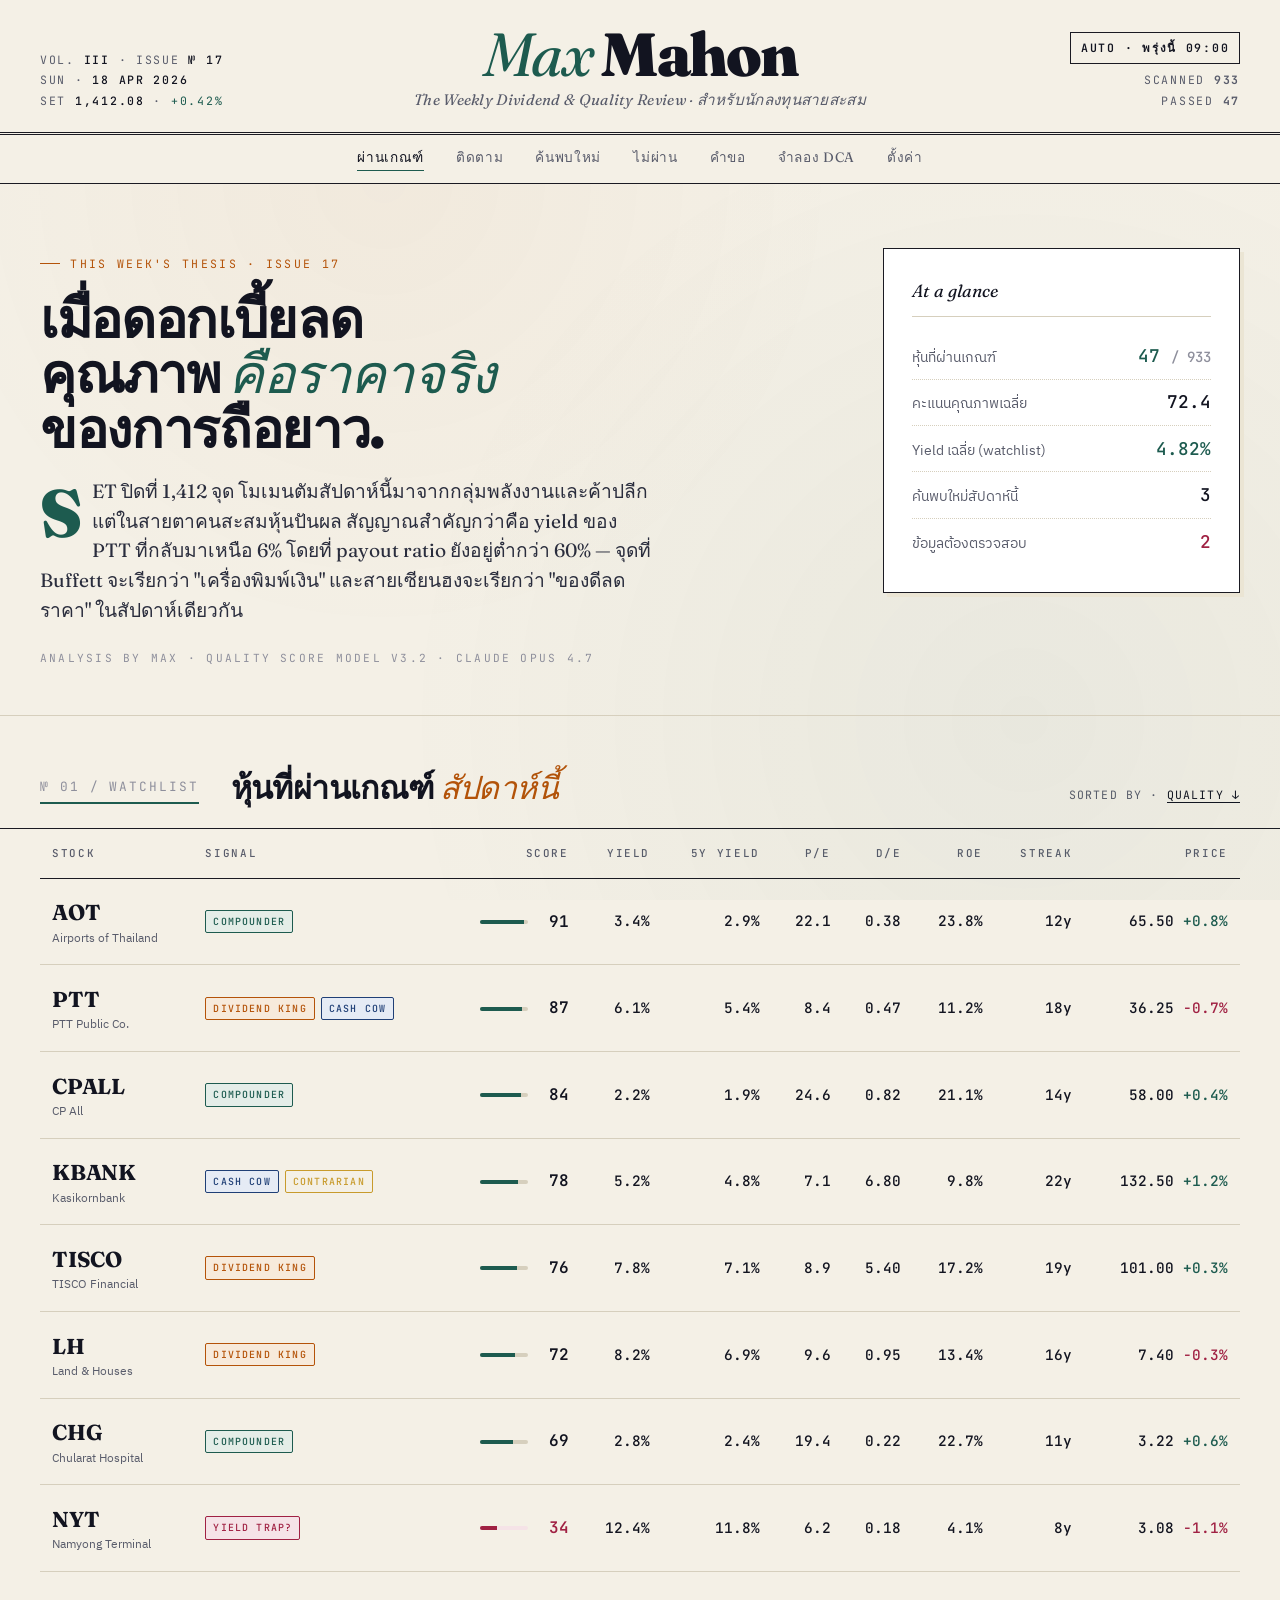
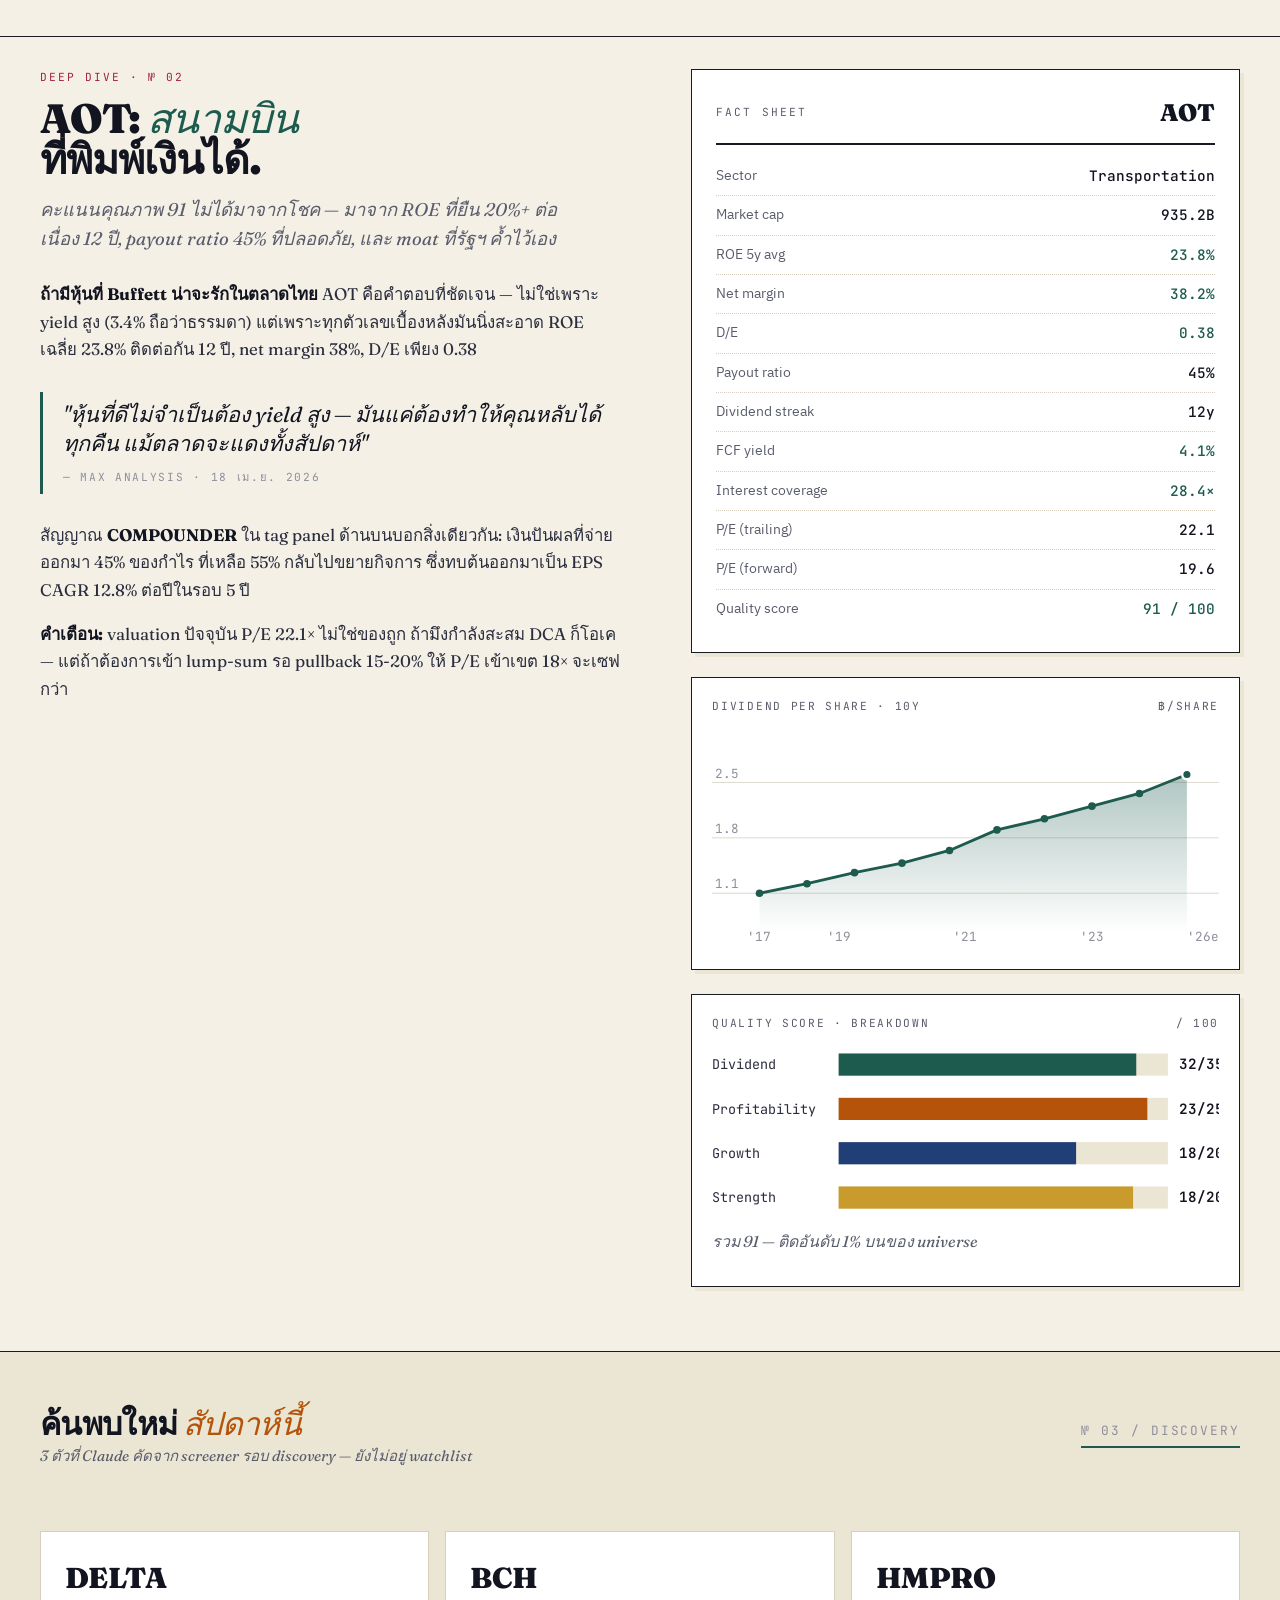
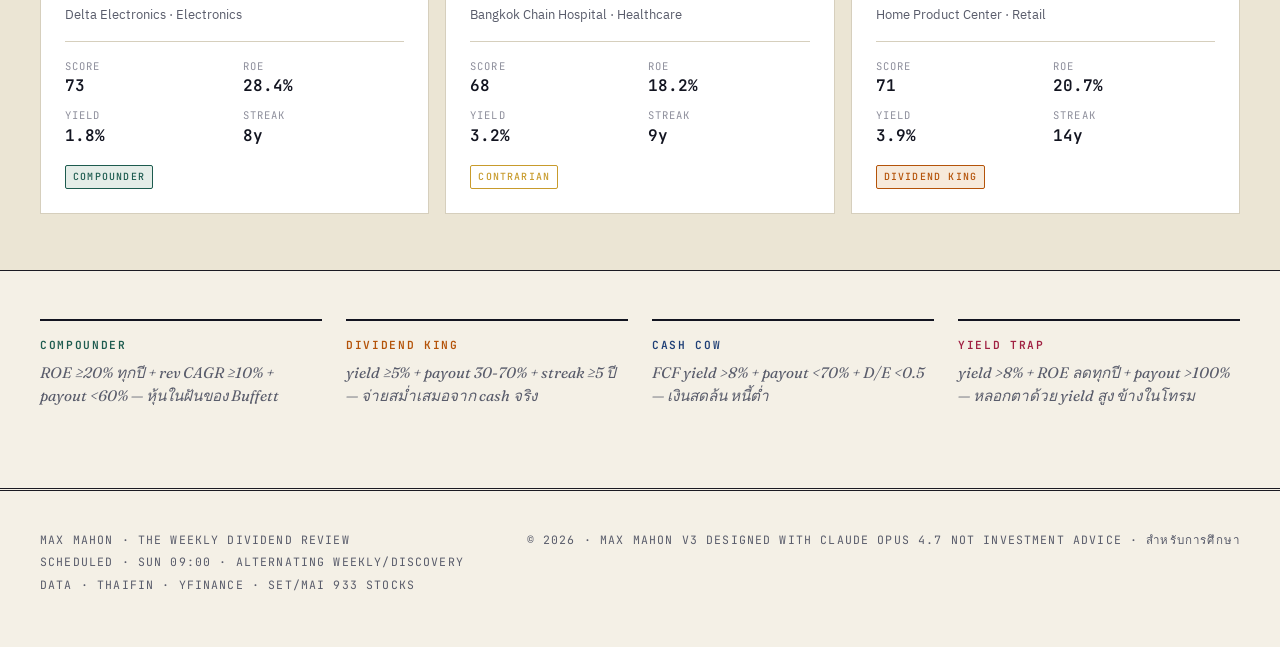
<file: _archive/2026-10/mockup/max-editorial.html>
<!DOCTYPE html>
<html lang="th">
<head>
<meta charset="UTF-8" />
<meta name="viewport" content="width=device-width, initial-scale=1.0" />
<title>Max Mahon — The Weekly Dividend Review</title>
<link rel="preconnect" href="https://fonts.googleapis.com">
<link rel="preconnect" href="https://fonts.gstatic.com" crossorigin>
<link href="https://fonts.googleapis.com/css2?family=Fraunces:ital,opsz,wght@0,9..144,400;0,9..144,700;0,9..144,900;1,9..144,400;1,9..144,700&family=IBM+Plex+Sans+Thai:wght@300;400;500;600;700&family=JetBrains+Mono:wght@400;500;600&display=swap" rel="stylesheet">
<style>
  :root {
    --paper: #f4f0e6;
    --paper-2: #ebe5d4;
    --paper-3: #ffffff;
    --ink: #121420;
    --ink-2: #2a2d3d;
    --ink-dim: #595c6b;
    --ink-soft: #8e8f9c;
    --line: #d6cfbd;
    --line-strong: #b0a98c;
    --rule: #1a1a22;

    --forest: #1d5b4f;
    --forest-soft: #e4ede8;
    --burgundy: #a02143;
    --burgundy-soft: #f5e3e7;
    --amber: #b45309;
    --amber-soft: #f7eadb;
    --gold: #c89b2c;
    --navy: #1f3f76;
    --navy-soft: #e5ebf5;
  }
  *, *::before, *::after { margin: 0; padding: 0; box-sizing: border-box; }
  html { scroll-behavior: smooth; }
  body {
    font-family: 'IBM Plex Sans Thai', Georgia, serif;
    background: var(--paper);
    color: var(--ink);
    font-size: 15px;
    line-height: 1.55;
    -webkit-font-smoothing: antialiased;
  }
  body::before {
    content: '';
    position: fixed; inset: 0;
    background-image:
      radial-gradient(circle at 30% 20%, rgba(180,83,9,0.04), transparent 40%),
      radial-gradient(circle at 80% 80%, rgba(29,91,79,0.05), transparent 50%);
    pointer-events: none; z-index: 0;
  }
  a { color: inherit; text-decoration: none; }
  .mono { font-family: 'JetBrains Mono', monospace; font-variant-numeric: tabular-nums; }
  .serif { font-family: 'Fraunces', Georgia, serif; }

  /* ========= MASTHEAD ========= */
  .masthead {
    border-bottom: 3px double var(--rule);
    padding: 1.75rem 0 1.25rem;
    background: var(--paper);
    position: sticky; top: 0; z-index: 40;
    backdrop-filter: blur(16px);
  }
  .mast-inner {
    max-width: 1440px; margin: 0 auto;
    padding: 0 2.5rem;
    display: grid;
    grid-template-columns: 1fr auto 1fr;
    align-items: end; gap: 2rem;
  }
  .mast-meta {
    font-family: 'JetBrains Mono', monospace;
    font-size: 0.72rem; letter-spacing: 0.15em;
    text-transform: uppercase; color: var(--ink-dim);
    line-height: 1.8;
  }
  .mast-meta strong { color: var(--ink); font-weight: 500; }
  .mast-title {
    text-align: center;
  }
  .mast-title h1 {
    font-family: 'Fraunces', serif;
    font-weight: 900;
    font-size: clamp(2.4rem, 5vw, 3.8rem);
    line-height: 0.9;
    letter-spacing: -0.03em;
  }
  .mast-title h1 em {
    font-style: italic; font-weight: 400;
    color: var(--forest);
  }
  .mast-title .sub {
    font-family: 'Fraunces', serif;
    font-style: italic; font-size: 0.95rem;
    color: var(--ink-dim);
    margin-top: 0.35rem;
    letter-spacing: 0.02em;
  }
  .mast-right {
    text-align: right;
    font-family: 'JetBrains Mono', monospace;
    font-size: 0.72rem; letter-spacing: 0.15em;
    text-transform: uppercase; color: var(--ink-dim);
    line-height: 1.8;
  }
  .mast-right .issue {
    display: inline-block;
    border: 1px solid var(--rule);
    padding: 0.3rem 0.6rem;
    color: var(--ink); font-weight: 600;
    margin-bottom: 0.4rem;
  }

  /* section nav */
  .sec-nav {
    border-bottom: 1px solid var(--rule);
    background: var(--paper);
    position: sticky; top: 108px; z-index: 35;
  }
  .sec-nav-inner {
    max-width: 1440px; margin: 0 auto;
    padding: 0.75rem 2.5rem;
    display: flex; gap: 2rem; justify-content: center;
    font-family: 'Fraunces', serif;
    font-size: 0.85rem; letter-spacing: 0.05em;
    text-transform: uppercase;
  }
  .sec-nav a {
    color: var(--ink-dim);
    border-bottom: 1px solid transparent;
    padding-bottom: 2px;
    transition: all .2s;
  }
  .sec-nav a:hover, .sec-nav a.active { color: var(--ink); border-color: var(--forest); }

  /* ========= LEDE / HERO ========= */
  .lede {
    position: relative; z-index: 1;
    max-width: 1440px; margin: 0 auto;
    padding: 4rem 2.5rem 3rem;
    display: grid;
    grid-template-columns: 2.2fr 1fr;
    gap: 3.5rem;
    border-bottom: 1px solid var(--line);
  }
  .kicker {
    display: inline-flex; align-items: center; gap: 0.65rem;
    font-family: 'JetBrains Mono', monospace;
    font-size: 0.72rem; text-transform: uppercase;
    letter-spacing: 0.2em; color: var(--amber);
    margin-bottom: 1.25rem;
  }
  .kicker::before {
    content: ''; width: 20px; height: 1px; background: var(--amber);
  }
  .lede h2 {
    font-family: 'Fraunces', serif;
    font-weight: 900;
    font-size: clamp(2rem, 4.2vw, 3.5rem);
    line-height: 1.02;
    letter-spacing: -0.025em;
    margin-bottom: 1.25rem;
  }
  .lede h2 em { font-style: italic; font-weight: 400; color: var(--forest); }
  .lede-body {
    font-family: 'Fraunces', serif;
    font-size: 1.2rem;
    line-height: 1.55;
    color: var(--ink-2);
    max-width: 620px;
  }
  .lede-body::first-letter {
    font-family: 'Fraunces', serif;
    font-weight: 900;
    font-size: 3.5em;
    line-height: 0.85;
    float: left;
    padding: 0.1em 0.15em 0 0;
    color: var(--forest);
  }
  .byline {
    font-family: 'JetBrains Mono', monospace;
    font-size: 0.7rem; letter-spacing: 0.2em;
    text-transform: uppercase;
    color: var(--ink-soft);
    margin-top: 1.5rem;
  }

  /* summary stats panel */
  .stats-panel {
    border: 1px solid var(--rule);
    padding: 1.75rem;
    background: var(--paper-3);
    align-self: start;
    box-shadow: 4px 4px 0 var(--paper-2);
  }
  .stats-head {
    font-family: 'Fraunces', serif;
    font-style: italic;
    font-size: 1.1rem;
    color: var(--ink);
    border-bottom: 1px solid var(--line);
    padding-bottom: 0.75rem;
    margin-bottom: 1rem;
  }
  .stat-item {
    display: flex; align-items: baseline; justify-content: space-between;
    padding: 0.55rem 0;
    border-bottom: 1px dotted var(--line);
  }
  .stat-item:last-child { border-bottom: none; }
  .stat-label {
    font-size: 0.88rem; color: var(--ink-dim);
  }
  .stat-value {
    font-family: 'JetBrains Mono', monospace;
    font-size: 1.1rem; font-weight: 500;
    color: var(--ink);
  }
  .stat-value.pos { color: var(--forest); }
  .stat-value.warn { color: var(--burgundy); }

  /* ========= FEATURED WATCHLIST TABLE ========= */
  .section-head {
    max-width: 1440px; margin: 0 auto;
    padding: 3.5rem 2.5rem 1.5rem;
    display: grid;
    grid-template-columns: auto 1fr auto;
    align-items: end; gap: 2rem;
    border-bottom: 1px solid var(--rule);
  }
  .section-num {
    font-family: 'JetBrains Mono', monospace;
    font-size: 0.8rem; letter-spacing: 0.15em;
    color: var(--ink-soft);
    padding-bottom: 0.35rem;
    border-bottom: 2px solid var(--forest);
  }
  .section-head h3 {
    font-family: 'Fraunces', serif;
    font-weight: 900;
    font-size: 2rem;
    line-height: 1;
    letter-spacing: -0.02em;
  }
  .section-head h3 em { font-style: italic; font-weight: 400; color: var(--amber); }
  .section-sort {
    font-family: 'JetBrains Mono', monospace;
    font-size: 0.72rem; letter-spacing: 0.1em;
    text-transform: uppercase;
    color: var(--ink-dim);
  }
  .section-sort a { color: var(--ink); border-bottom: 1px solid var(--ink); }

  .watch-wrap {
    max-width: 1440px; margin: 0 auto;
    padding: 0 2.5rem 4rem;
  }
  table.watch {
    width: 100%;
    border-collapse: collapse;
    font-size: 0.9rem;
  }
  table.watch thead th {
    font-family: 'JetBrains Mono', monospace;
    font-size: 0.68rem; letter-spacing: 0.15em;
    text-transform: uppercase;
    color: var(--ink-dim);
    text-align: right;
    padding: 1rem 0.75rem;
    border-bottom: 1px solid var(--rule);
    font-weight: 500;
  }
  table.watch thead th:first-child,
  table.watch thead th:nth-child(2) { text-align: left; }
  table.watch tbody td {
    padding: 1.1rem 0.75rem;
    border-bottom: 1px solid var(--line);
    text-align: right;
    vertical-align: middle;
  }
  table.watch tbody td:first-child,
  table.watch tbody td:nth-child(2) { text-align: left; }
  table.watch tbody tr:hover { background: var(--paper-2); }

  .sym {
    font-family: 'Fraunces', serif;
    font-size: 1.35rem;
    font-weight: 700;
    letter-spacing: -0.01em;
  }
  .sym-name {
    font-size: 0.78rem;
    color: var(--ink-dim);
    line-height: 1.2;
    margin-top: 2px;
  }

  .score-cell {
    display: inline-flex; align-items: center; gap: 0.65rem;
  }
  .score-bar {
    width: 48px; height: 4px;
    background: var(--line);
    position: relative; border-radius: 2px; overflow: hidden;
  }
  .score-bar > i {
    position: absolute; left: 0; top: 0; bottom: 0;
    background: var(--forest); display: block;
  }
  .score-num {
    font-family: 'JetBrains Mono', monospace;
    font-weight: 600; font-size: 1rem;
    color: var(--ink);
    min-width: 30px; text-align: right;
  }
  .num { font-family: 'JetBrains Mono', monospace; font-weight: 500; }
  .pct-up { color: var(--forest); }
  .pct-down { color: var(--burgundy); }

  .tag {
    display: inline-block;
    font-family: 'JetBrains Mono', monospace;
    font-size: 0.62rem; letter-spacing: 0.12em;
    text-transform: uppercase;
    padding: 3px 7px;
    border: 1px solid var(--ink);
    color: var(--ink);
    border-radius: 2px;
    font-weight: 500;
    margin-right: 3px;
  }
  .tag.compounder { border-color: var(--forest); color: var(--forest); background: var(--forest-soft); }
  .tag.king { border-color: var(--amber); color: var(--amber); background: var(--amber-soft); }
  .tag.cow { border-color: var(--navy); color: var(--navy); background: var(--navy-soft); }
  .tag.contra { border-color: var(--gold); color: var(--gold); }
  .tag.trap { border-color: var(--burgundy); color: var(--burgundy); background: var(--burgundy-soft); }

  /* ========= DEEP DIVE ========= */
  .dive {
    max-width: 1440px; margin: 0 auto;
    padding: 2rem 2.5rem 4rem;
    display: grid;
    grid-template-columns: 1.1fr 1fr;
    gap: 3rem;
    border-top: 1px solid var(--rule);
  }
  .dive-body {
    padding-right: 1rem;
  }
  .dive-kicker {
    font-family: 'JetBrains Mono', monospace;
    font-size: 0.7rem; letter-spacing: 0.18em;
    text-transform: uppercase; color: var(--burgundy);
    margin-bottom: 0.75rem;
  }
  .dive h2 {
    font-family: 'Fraunces', serif;
    font-weight: 900;
    font-size: clamp(1.8rem, 3.2vw, 2.8rem);
    line-height: 1;
    letter-spacing: -0.025em;
    margin-bottom: 1rem;
  }
  .dive h2 em { font-style: italic; font-weight: 400; color: var(--forest); }
  .dive-deck {
    font-family: 'Fraunces', serif; font-style: italic;
    font-size: 1.15rem; color: var(--ink-dim);
    margin-bottom: 1.75rem;
    max-width: 540px;
  }
  .dive-body p {
    font-family: 'Fraunces', serif;
    font-size: 1.05rem;
    line-height: 1.65;
    color: var(--ink-2);
    margin-bottom: 1rem;
    max-width: 580px;
  }
  .dive-body p strong {
    font-weight: 700; color: var(--ink);
  }
  .pull-quote {
    font-family: 'Fraunces', serif;
    font-style: italic;
    font-size: 1.35rem;
    line-height: 1.35;
    color: var(--ink);
    border-left: 3px solid var(--forest);
    padding: 0.5rem 0 0.5rem 1.25rem;
    margin: 1.75rem 0;
  }
  .pull-quote cite {
    display: block;
    font-style: normal;
    font-family: 'JetBrains Mono', monospace;
    font-size: 0.7rem; letter-spacing: 0.15em;
    text-transform: uppercase;
    color: var(--ink-soft);
    margin-top: 0.75rem;
  }

  /* dive sidebar */
  .dive-aside { display: flex; flex-direction: column; gap: 1.5rem; }
  .fact-sheet {
    border: 1px solid var(--rule);
    background: var(--paper-3);
    padding: 1.5rem;
    box-shadow: 4px 4px 0 var(--paper-2);
  }
  .fact-head {
    font-family: 'JetBrains Mono', monospace;
    font-size: 0.7rem; letter-spacing: 0.18em;
    text-transform: uppercase;
    color: var(--ink-dim);
    padding-bottom: 0.75rem;
    border-bottom: 2px solid var(--rule);
    margin-bottom: 0.75rem;
    display: flex; justify-content: space-between; align-items: center;
  }
  .fact-symbol {
    font-family: 'Fraunces', serif;
    font-size: 1.5rem; font-weight: 900;
    color: var(--ink);
    letter-spacing: -0.01em;
  }
  .fact-row {
    display: flex; justify-content: space-between;
    padding: 0.5rem 0;
    font-size: 0.9rem;
    border-bottom: 1px dotted var(--line);
  }
  .fact-row:last-child { border-bottom: none; }
  .fact-row .k { color: var(--ink-dim); }
  .fact-row .v {
    font-family: 'JetBrains Mono', monospace;
    color: var(--ink); font-weight: 500;
  }
  .fact-row .v.pos { color: var(--forest); }
  .fact-row .v.warn { color: var(--burgundy); }

  .mini-chart {
    border: 1px solid var(--rule);
    background: var(--paper-3);
    padding: 1.25rem;
    box-shadow: 4px 4px 0 var(--paper-2);
  }
  .mini-head {
    font-family: 'JetBrains Mono', monospace;
    font-size: 0.7rem; letter-spacing: 0.15em;
    text-transform: uppercase;
    color: var(--ink-dim);
    margin-bottom: 0.75rem;
    display: flex; justify-content: space-between;
  }
  .mini-chart svg { width: 100%; height: auto; display: block; }

  /* ========= DISCOVERY STRIP ========= */
  .discoveries {
    border-top: 1px solid var(--rule);
    border-bottom: 1px solid var(--rule);
    background: var(--paper-2);
    padding: 3.5rem 0;
  }
  .discoveries-inner {
    max-width: 1440px; margin: 0 auto;
    padding: 0 2.5rem;
  }
  .disc-title {
    font-family: 'Fraunces', serif;
    font-weight: 900;
    font-size: 2rem;
    line-height: 1;
    margin-bottom: 0.25rem;
    letter-spacing: -0.02em;
  }
  .disc-title em { font-style: italic; font-weight: 400; color: var(--amber); }
  .disc-dek {
    font-family: 'Fraunces', serif;
    font-style: italic;
    color: var(--ink-dim);
    margin-bottom: 2rem;
  }
  .disc-grid {
    display: grid;
    grid-template-columns: repeat(3, 1fr);
    gap: 1rem;
  }
  .disc-card {
    background: var(--paper-3);
    border: 1px solid var(--line);
    padding: 1.5rem;
    transition: all .2s;
  }
  .disc-card:hover {
    border-color: var(--forest);
    transform: translateY(-2px);
  }
  .disc-sym {
    font-family: 'Fraunces', serif;
    font-size: 1.8rem;
    font-weight: 900;
    letter-spacing: -0.02em;
    margin-bottom: 0.25rem;
  }
  .disc-name {
    font-size: 0.82rem;
    color: var(--ink-dim);
    margin-bottom: 1rem;
    padding-bottom: 1rem;
    border-bottom: 1px solid var(--line);
  }
  .disc-metrics {
    display: grid;
    grid-template-columns: 1fr 1fr;
    gap: 0.5rem 1rem;
    margin-bottom: 1rem;
  }
  .disc-metric .k {
    font-family: 'JetBrains Mono', monospace;
    font-size: 0.66rem; letter-spacing: 0.1em;
    text-transform: uppercase;
    color: var(--ink-soft);
  }
  .disc-metric .v {
    font-family: 'JetBrains Mono', monospace;
    font-size: 1rem; font-weight: 600;
    color: var(--ink);
  }

  /* ========= SIGNAL LEGEND ========= */
  .legend-block {
    max-width: 1440px; margin: 0 auto;
    padding: 3rem 2.5rem 2rem;
    display: grid;
    grid-template-columns: repeat(4, 1fr);
    gap: 1.5rem;
  }
  .leg {
    padding: 1rem 0;
    border-top: 2px solid var(--ink);
  }
  .leg-head {
    font-family: 'JetBrains Mono', monospace;
    font-size: 0.7rem; letter-spacing: 0.15em;
    text-transform: uppercase;
    color: var(--ink); font-weight: 600;
    margin-bottom: 0.5rem;
  }
  .leg-head.forest { color: var(--forest); }
  .leg-head.amber { color: var(--amber); }
  .leg-head.navy { color: var(--navy); }
  .leg-head.burgundy { color: var(--burgundy); }
  .leg p {
    font-family: 'Fraunces', serif;
    font-style: italic;
    font-size: 0.95rem;
    color: var(--ink-dim);
    line-height: 1.5;
  }

  /* ========= FOOTER ========= */
  footer {
    border-top: 3px double var(--rule);
    padding: 2.5rem 2.5rem 3rem;
    max-width: 1440px; margin: 2rem auto 0;
    display: flex; justify-content: space-between; align-items: baseline;
    font-family: 'JetBrains Mono', monospace;
    font-size: 0.72rem; letter-spacing: 0.1em;
    text-transform: uppercase;
    color: var(--ink-dim);
  }
  footer .left span { display: block; margin-bottom: 0.3rem; }
  footer .right { text-align: right; }

  /* ========= RESPONSIVE ========= */
  @media (max-width: 1024px) {
    .lede { grid-template-columns: 1fr; }
    .dive { grid-template-columns: 1fr; }
    .disc-grid { grid-template-columns: 1fr 1fr; }
    .legend-block { grid-template-columns: 1fr 1fr; }
  }
  @media (max-width: 720px) {
    .mast-inner { grid-template-columns: 1fr; text-align: center; gap: 1rem; }
    .mast-meta, .mast-right { text-align: center; }
    .sec-nav { top: 0; position: static; }
    .sec-nav-inner { flex-wrap: wrap; gap: 1rem; justify-content: flex-start; }
    .lede, .watch-wrap, .dive, .section-head, .discoveries-inner, .legend-block, footer {
      padding-left: 1.25rem; padding-right: 1.25rem;
    }
    .section-head { grid-template-columns: 1fr; gap: 0.75rem; }
    .disc-grid, .legend-block { grid-template-columns: 1fr; }
    table.watch { font-size: 0.8rem; }
    table.watch thead th, table.watch tbody td { padding: 0.75rem 0.35rem; }
    table.watch thead th:nth-child(n+6), table.watch tbody td:nth-child(n+6) { display: none; }
    footer { flex-direction: column; gap: 1rem; text-align: center; }
    footer .right { text-align: center; }
  }
</style>
</head>
<body>

<!-- ===== MASTHEAD ===== -->
<header class="masthead">
  <div class="mast-inner">
    <div class="mast-meta">
      <div>VOL. <strong>III</strong> · ISSUE <strong>№ 17</strong></div>
      <div>SUN · <strong>18 APR 2026</strong></div>
      <div>SET <strong class="mono">1,412.08</strong> · <span class="pct-up mono">+0.42%</span></div>
    </div>
    <div class="mast-title">
      <h1><em>Max</em> Mahon</h1>
      <div class="sub">The Weekly Dividend &amp; Quality Review · สำหรับนักลงทุนสายสะสม</div>
    </div>
    <div class="mast-right">
      <div class="issue">AUTO · พรุ่งนี้ 09:00</div>
      <div>SCANNED <strong class="mono">933</strong></div>
      <div>PASSED <strong class="mono">47</strong></div>
    </div>
  </div>
</header>

<nav class="sec-nav">
  <div class="sec-nav-inner">
    <a href="#" class="active">ผ่านเกณฑ์</a>
    <a href="#">ติดตาม</a>
    <a href="#">ค้นพบใหม่</a>
    <a href="#">ไม่ผ่าน</a>
    <a href="#">คำขอ</a>
    <a href="#">จำลอง DCA</a>
    <a href="#">ตั้งค่า</a>
  </div>
</nav>

<!-- ===== LEDE ===== -->
<section class="lede">
  <div>
    <div class="kicker">THIS WEEK'S THESIS · ISSUE 17</div>
    <h2>เมื่อดอกเบี้ยลด<br/>คุณภาพ <em>คือราคาจริง</em><br/>ของการถือยาว.</h2>
    <div class="lede-body">
      SET ปิดที่ 1,412 จุด โมเมนตัมสัปดาห์นี้มาจากกลุ่มพลังงานและค้าปลีก
      แต่ในสายตาคนสะสมหุ้นปันผล สัญญาณสำคัญกว่าคือ yield ของ PTT ที่กลับมาเหนือ 6%
      โดยที่ payout ratio ยังอยู่ต่ำกว่า 60% — จุดที่ Buffett จะเรียกว่า "เครื่องพิมพ์เงิน"
      และสายเซียนฮงจะเรียกว่า "ของดีลดราคา" ในสัปดาห์เดียวกัน
    </div>
    <div class="byline">ANALYSIS BY MAX · QUALITY SCORE MODEL v3.2 · CLAUDE OPUS 4.7</div>
  </div>

  <aside class="stats-panel">
    <div class="stats-head">At a glance</div>
    <div class="stat-item"><span class="stat-label">หุ้นที่ผ่านเกณฑ์</span><span class="stat-value pos">47 <span style="font-size:.8em; color:var(--ink-soft);">/ 933</span></span></div>
    <div class="stat-item"><span class="stat-label">คะแนนคุณภาพเฉลี่ย</span><span class="stat-value">72.4</span></div>
    <div class="stat-item"><span class="stat-label">Yield เฉลี่ย (watchlist)</span><span class="stat-value pos">4.82%</span></div>
    <div class="stat-item"><span class="stat-label">ค้นพบใหม่สัปดาห์นี้</span><span class="stat-value">3</span></div>
    <div class="stat-item"><span class="stat-label">ข้อมูลต้องตรวจสอบ</span><span class="stat-value warn">2</span></div>
  </aside>
</section>

<!-- ===== WATCHLIST ===== -->
<div class="section-head" id="passed">
  <span class="section-num">№ 01 / WATCHLIST</span>
  <h3>หุ้นที่ผ่านเกณฑ์ <em>สัปดาห์นี้</em></h3>
  <span class="section-sort">SORTED BY · <a href="#">QUALITY ↓</a></span>
</div>

<div class="watch-wrap">
  <table class="watch">
    <thead>
      <tr>
        <th>Stock</th>
        <th>Signal</th>
        <th>Score</th>
        <th>Yield</th>
        <th>5y Yield</th>
        <th>P/E</th>
        <th>D/E</th>
        <th>ROE</th>
        <th>Streak</th>
        <th>Price</th>
      </tr>
    </thead>
    <tbody>
      <tr>
        <td><div class="sym">AOT</div><div class="sym-name">Airports of Thailand</div></td>
        <td><span class="tag compounder">Compounder</span></td>
        <td><span class="score-cell"><span class="score-bar"><i style="width:91%"></i></span><span class="score-num">91</span></span></td>
        <td class="num pos">3.4%</td>
        <td class="num">2.9%</td>
        <td class="num">22.1</td>
        <td class="num">0.38</td>
        <td class="num">23.8%</td>
        <td class="num">12y</td>
        <td class="num">65.50 <span class="pct-up">+0.8%</span></td>
      </tr>
      <tr>
        <td><div class="sym">PTT</div><div class="sym-name">PTT Public Co.</div></td>
        <td><span class="tag king">Dividend King</span> <span class="tag cow">Cash Cow</span></td>
        <td><span class="score-cell"><span class="score-bar"><i style="width:87%"></i></span><span class="score-num">87</span></span></td>
        <td class="num pos">6.1%</td>
        <td class="num">5.4%</td>
        <td class="num">8.4</td>
        <td class="num">0.47</td>
        <td class="num">11.2%</td>
        <td class="num">18y</td>
        <td class="num">36.25 <span class="pct-down">−0.7%</span></td>
      </tr>
      <tr>
        <td><div class="sym">CPALL</div><div class="sym-name">CP All</div></td>
        <td><span class="tag compounder">Compounder</span></td>
        <td><span class="score-cell"><span class="score-bar"><i style="width:84%"></i></span><span class="score-num">84</span></span></td>
        <td class="num">2.2%</td>
        <td class="num">1.9%</td>
        <td class="num">24.6</td>
        <td class="num">0.82</td>
        <td class="num">21.1%</td>
        <td class="num">14y</td>
        <td class="num">58.00 <span class="pct-up">+0.4%</span></td>
      </tr>
      <tr>
        <td><div class="sym">KBANK</div><div class="sym-name">Kasikornbank</div></td>
        <td><span class="tag cow">Cash Cow</span> <span class="tag contra">Contrarian</span></td>
        <td><span class="score-cell"><span class="score-bar"><i style="width:78%"></i></span><span class="score-num">78</span></span></td>
        <td class="num pos">5.2%</td>
        <td class="num">4.8%</td>
        <td class="num">7.1</td>
        <td class="num">6.80</td>
        <td class="num">9.8%</td>
        <td class="num">22y</td>
        <td class="num">132.50 <span class="pct-up">+1.2%</span></td>
      </tr>
      <tr>
        <td><div class="sym">TISCO</div><div class="sym-name">TISCO Financial</div></td>
        <td><span class="tag king">Dividend King</span></td>
        <td><span class="score-cell"><span class="score-bar"><i style="width:76%"></i></span><span class="score-num">76</span></span></td>
        <td class="num pos">7.8%</td>
        <td class="num">7.1%</td>
        <td class="num">8.9</td>
        <td class="num">5.40</td>
        <td class="num">17.2%</td>
        <td class="num">19y</td>
        <td class="num">101.00 <span class="pct-up">+0.3%</span></td>
      </tr>
      <tr>
        <td><div class="sym">LH</div><div class="sym-name">Land &amp; Houses</div></td>
        <td><span class="tag king">Dividend King</span></td>
        <td><span class="score-cell"><span class="score-bar"><i style="width:72%"></i></span><span class="score-num">72</span></span></td>
        <td class="num pos">8.2%</td>
        <td class="num">6.9%</td>
        <td class="num">9.6</td>
        <td class="num">0.95</td>
        <td class="num">13.4%</td>
        <td class="num">16y</td>
        <td class="num">7.40 <span class="pct-down">−0.3%</span></td>
      </tr>
      <tr>
        <td><div class="sym">CHG</div><div class="sym-name">Chularat Hospital</div></td>
        <td><span class="tag compounder">Compounder</span></td>
        <td><span class="score-cell"><span class="score-bar"><i style="width:69%"></i></span><span class="score-num">69</span></span></td>
        <td class="num">2.8%</td>
        <td class="num">2.4%</td>
        <td class="num">19.4</td>
        <td class="num">0.22</td>
        <td class="num">22.7%</td>
        <td class="num">11y</td>
        <td class="num">3.22 <span class="pct-up">+0.6%</span></td>
      </tr>
      <tr>
        <td><div class="sym">NYT</div><div class="sym-name">Namyong Terminal</div></td>
        <td><span class="tag trap">Yield Trap?</span></td>
        <td><span class="score-cell"><span class="score-bar" style="background:var(--burgundy-soft)"><i style="width:34%; background:var(--burgundy)"></i></span><span class="score-num" style="color:var(--burgundy)">34</span></span></td>
        <td class="num warn">12.4%</td>
        <td class="num">11.8%</td>
        <td class="num">6.2</td>
        <td class="num">0.18</td>
        <td class="num warn">4.1%</td>
        <td class="num">8y</td>
        <td class="num">3.08 <span class="pct-down">−1.1%</span></td>
      </tr>
    </tbody>
  </table>
</div>

<!-- ===== DEEP DIVE ===== -->
<section class="dive" id="dive">
  <div class="dive-body">
    <div class="dive-kicker">DEEP DIVE · № 02</div>
    <h2>AOT: <em>สนามบิน</em><br/>ที่พิมพ์เงินได้.</h2>
    <div class="dive-deck">
      คะแนนคุณภาพ 91 ไม่ได้มาจากโชค — มาจาก ROE ที่ยืน 20%+ ต่อเนื่อง 12 ปี,
      payout ratio 45% ที่ปลอดภัย, และ moat ที่รัฐฯ ค้ำไว้เอง
    </div>

    <p>
      <strong>ถ้ามีหุ้นที่ Buffett น่าจะรักในตลาดไทย</strong> AOT คือคำตอบที่ชัดเจน —
      ไม่ใช่เพราะ yield สูง (3.4% ถือว่าธรรมดา) แต่เพราะทุกตัวเลขเบื้องหลังมันนิ่งสะอาด
      ROE เฉลี่ย 23.8% ติดต่อกัน 12 ปี, net margin 38%, D/E เพียง 0.38
    </p>

    <div class="pull-quote">
      "หุ้นที่ดีไม่จำเป็นต้อง yield สูง — มันแค่ต้องทำให้คุณหลับได้ทุกคืน
      แม้ตลาดจะแดงทั้งสัปดาห์"
      <cite>— Max Analysis · 18 เม.ย. 2026</cite>
    </div>

    <p>
      สัญญาณ <strong>COMPOUNDER</strong> ใน tag panel ด้านบนบอกสิ่งเดียวกัน:
      เงินปันผลที่จ่ายออกมา 45% ของกำไร ที่เหลือ 55% กลับไปขยายกิจการ
      ซึ่งทบต้นออกมาเป็น EPS CAGR 12.8% ต่อปีในรอบ 5 ปี
    </p>

    <p>
      <strong>คำเตือน:</strong> valuation ปัจจุบัน P/E 22.1× ไม่ใช่ของถูก
      ถ้ามึงกำลังสะสม DCA ก็โอเค — แต่ถ้าต้องการเข้า lump-sum
      รอ pullback 15-20% ให้ P/E เข้าเขต 18× จะเซฟกว่า
    </p>
  </div>

  <aside class="dive-aside">
    <div class="fact-sheet">
      <div class="fact-head">
        <span>Fact sheet</span>
        <span class="fact-symbol">AOT</span>
      </div>
      <div class="fact-row"><span class="k">Sector</span><span class="v">Transportation</span></div>
      <div class="fact-row"><span class="k">Market cap</span><span class="v">935.2B</span></div>
      <div class="fact-row"><span class="k">ROE 5y avg</span><span class="v pos">23.8%</span></div>
      <div class="fact-row"><span class="k">Net margin</span><span class="v pos">38.2%</span></div>
      <div class="fact-row"><span class="k">D/E</span><span class="v pos">0.38</span></div>
      <div class="fact-row"><span class="k">Payout ratio</span><span class="v">45%</span></div>
      <div class="fact-row"><span class="k">Dividend streak</span><span class="v">12y</span></div>
      <div class="fact-row"><span class="k">FCF yield</span><span class="v pos">4.1%</span></div>
      <div class="fact-row"><span class="k">Interest coverage</span><span class="v pos">28.4×</span></div>
      <div class="fact-row"><span class="k">P/E (trailing)</span><span class="v">22.1</span></div>
      <div class="fact-row"><span class="k">P/E (forward)</span><span class="v">19.6</span></div>
      <div class="fact-row"><span class="k">Quality score</span><span class="v pos">91 / 100</span></div>
    </div>

    <div class="mini-chart">
      <div class="mini-head"><span>Dividend per share · 10Y</span><span>฿/share</span></div>
      <svg viewBox="0 0 320 140" preserveAspectRatio="none" aria-label="Dividend growth chart">
        <defs>
          <linearGradient id="divFill" x1="0" x2="0" y1="0" y2="1">
            <stop offset="0" stop-color="#1d5b4f" stop-opacity="0.35"/>
            <stop offset="1" stop-color="#1d5b4f" stop-opacity="0"/>
          </linearGradient>
        </defs>
        <!-- grid -->
        <g stroke="#d6cfbd" stroke-width="0.5">
          <line x1="0" y1="35" x2="320" y2="35"/>
          <line x1="0" y1="70" x2="320" y2="70"/>
          <line x1="0" y1="105" x2="320" y2="105"/>
        </g>
        <!-- y labels -->
        <g font-family="JetBrains Mono" font-size="8" fill="#8e8f9c">
          <text x="2" y="32">2.5</text>
          <text x="2" y="67">1.8</text>
          <text x="2" y="102">1.1</text>
        </g>
        <!-- x labels -->
        <g font-family="JetBrains Mono" font-size="8" fill="#8e8f9c" text-anchor="middle">
          <text x="30" y="135">'17</text>
          <text x="80" y="135">'19</text>
          <text x="160" y="135">'21</text>
          <text x="240" y="135">'23</text>
          <text x="310" y="135">'26e</text>
        </g>
        <!-- area -->
        <path d="M30,105 L60,99 L90,92 L120,86 L150,78 L180,65 L210,58 L240,50 L270,42 L300,30 L300,130 L30,130 Z" fill="url(#divFill)"/>
        <!-- line -->
        <path d="M30,105 L60,99 L90,92 L120,86 L150,78 L180,65 L210,58 L240,50 L270,42 L300,30" fill="none" stroke="#1d5b4f" stroke-width="1.8" stroke-linejoin="round"/>
        <!-- points -->
        <g fill="#1d5b4f">
          <circle cx="30" cy="105" r="2.4"/>
          <circle cx="60" cy="99" r="2.4"/>
          <circle cx="90" cy="92" r="2.4"/>
          <circle cx="120" cy="86" r="2.4"/>
          <circle cx="150" cy="78" r="2.4"/>
          <circle cx="180" cy="65" r="2.4"/>
          <circle cx="210" cy="58" r="2.4"/>
          <circle cx="240" cy="50" r="2.4"/>
          <circle cx="270" cy="42" r="2.4"/>
          <circle cx="300" cy="30" r="3" stroke="#fff" stroke-width="1.5"/>
        </g>
      </svg>
    </div>

    <div class="mini-chart">
      <div class="mini-head"><span>Quality Score · Breakdown</span><span>/ 100</span></div>
      <svg viewBox="0 0 320 140" preserveAspectRatio="none">
        <g font-family="JetBrains Mono" font-size="8.5" fill="#2a2d3d">
          <text x="0" y="16">Dividend</text>
          <text x="0" y="44">Profitability</text>
          <text x="0" y="72">Growth</text>
          <text x="0" y="100">Strength</text>
        </g>
        <g>
          <rect x="80" y="6" width="208" height="14" fill="#ebe5d4"/>
          <rect x="80" y="6" width="188" height="14" fill="#1d5b4f"/>
          <text x="295" y="16" font-family="JetBrains Mono" font-size="9" font-weight="600" fill="#121420">32/35</text>

          <rect x="80" y="34" width="208" height="14" fill="#ebe5d4"/>
          <rect x="80" y="34" width="195" height="14" fill="#b45309"/>
          <text x="295" y="44" font-family="JetBrains Mono" font-size="9" font-weight="600" fill="#121420">23/25</text>

          <rect x="80" y="62" width="208" height="14" fill="#ebe5d4"/>
          <rect x="80" y="62" width="150" height="14" fill="#1f3f76"/>
          <text x="295" y="72" font-family="JetBrains Mono" font-size="9" font-weight="600" fill="#121420">18/20</text>

          <rect x="80" y="90" width="208" height="14" fill="#ebe5d4"/>
          <rect x="80" y="90" width="186" height="14" fill="#c89b2c"/>
          <text x="295" y="100" font-family="JetBrains Mono" font-size="9" font-weight="600" fill="#121420">18/20</text>
        </g>
        <g font-family="Fraunces" font-style="italic" font-size="10" fill="#595c6b">
          <text x="0" y="128">รวม 91 — ติดอันดับ 1% บนของ universe</text>
        </g>
      </svg>
    </div>
  </aside>
</section>

<!-- ===== DISCOVERIES ===== -->
<section class="discoveries" id="discoveries">
  <div class="discoveries-inner">
    <div style="display:flex; justify-content:space-between; align-items:baseline; margin-bottom:2rem;">
      <div>
        <div class="disc-title">ค้นพบใหม่ <em>สัปดาห์นี้</em></div>
        <div class="disc-dek">3 ตัวที่ Claude คัดจาก screener รอบ discovery — ยังไม่อยู่ watchlist</div>
      </div>
      <span class="section-num">№ 03 / DISCOVERY</span>
    </div>

    <div class="disc-grid">
      <article class="disc-card">
        <div class="disc-sym">DELTA</div>
        <div class="disc-name">Delta Electronics · Electronics</div>
        <div class="disc-metrics">
          <div class="disc-metric"><div class="k">Score</div><div class="v">73</div></div>
          <div class="disc-metric"><div class="k">ROE</div><div class="v">28.4%</div></div>
          <div class="disc-metric"><div class="k">Yield</div><div class="v">1.8%</div></div>
          <div class="disc-metric"><div class="k">Streak</div><div class="v">8y</div></div>
        </div>
        <span class="tag compounder">Compounder</span>
      </article>

      <article class="disc-card">
        <div class="disc-sym">BCH</div>
        <div class="disc-name">Bangkok Chain Hospital · Healthcare</div>
        <div class="disc-metrics">
          <div class="disc-metric"><div class="k">Score</div><div class="v">68</div></div>
          <div class="disc-metric"><div class="k">ROE</div><div class="v">18.2%</div></div>
          <div class="disc-metric"><div class="k">Yield</div><div class="v">3.2%</div></div>
          <div class="disc-metric"><div class="k">Streak</div><div class="v">9y</div></div>
        </div>
        <span class="tag contra">Contrarian</span>
      </article>

      <article class="disc-card">
        <div class="disc-sym">HMPRO</div>
        <div class="disc-name">Home Product Center · Retail</div>
        <div class="disc-metrics">
          <div class="disc-metric"><div class="k">Score</div><div class="v">71</div></div>
          <div class="disc-metric"><div class="k">ROE</div><div class="v">20.7%</div></div>
          <div class="disc-metric"><div class="k">Yield</div><div class="v">3.9%</div></div>
          <div class="disc-metric"><div class="k">Streak</div><div class="v">14y</div></div>
        </div>
        <span class="tag king">Dividend King</span>
      </article>
    </div>
  </div>
</section>

<!-- ===== LEGEND ===== -->
<section class="legend-block">
  <div class="leg">
    <div class="leg-head forest">Compounder</div>
    <p>ROE ≥20% ทุกปี + rev CAGR ≥10% + payout &lt;60% — หุ้นในฝันของ Buffett</p>
  </div>
  <div class="leg">
    <div class="leg-head amber">Dividend King</div>
    <p>yield ≥5% + payout 30-70% + streak ≥5 ปี — จ่ายสม่ำเสมอจาก cash จริง</p>
  </div>
  <div class="leg">
    <div class="leg-head navy">Cash Cow</div>
    <p>FCF yield &gt;8% + payout &lt;70% + D/E &lt;0.5 — เงินสดล้น หนี้ต่ำ</p>
  </div>
  <div class="leg">
    <div class="leg-head burgundy">Yield Trap</div>
    <p>yield &gt;8% + ROE ลดทุกปี + payout &gt;100% — หลอกตาด้วย yield สูง ข้างในโทรม</p>
  </div>
</section>

<!-- ===== FOOTER ===== -->
<footer>
  <div class="left">
    <span>MAX MAHON · THE WEEKLY DIVIDEND REVIEW</span>
    <span>SCHEDULED · SUN 09:00 · ALTERNATING WEEKLY/DISCOVERY</span>
    <span>Data · thaifin · yfinance · SET/mai 933 stocks</span>
  </div>
  <div class="right">
    <span>© 2026 · MAX MAHON v3</span>
    <span>Designed with Claude Opus 4.7</span>
    <span>Not investment advice · สำหรับการศึกษา</span>
  </div>
</footer>

</body>
</html>
</file>
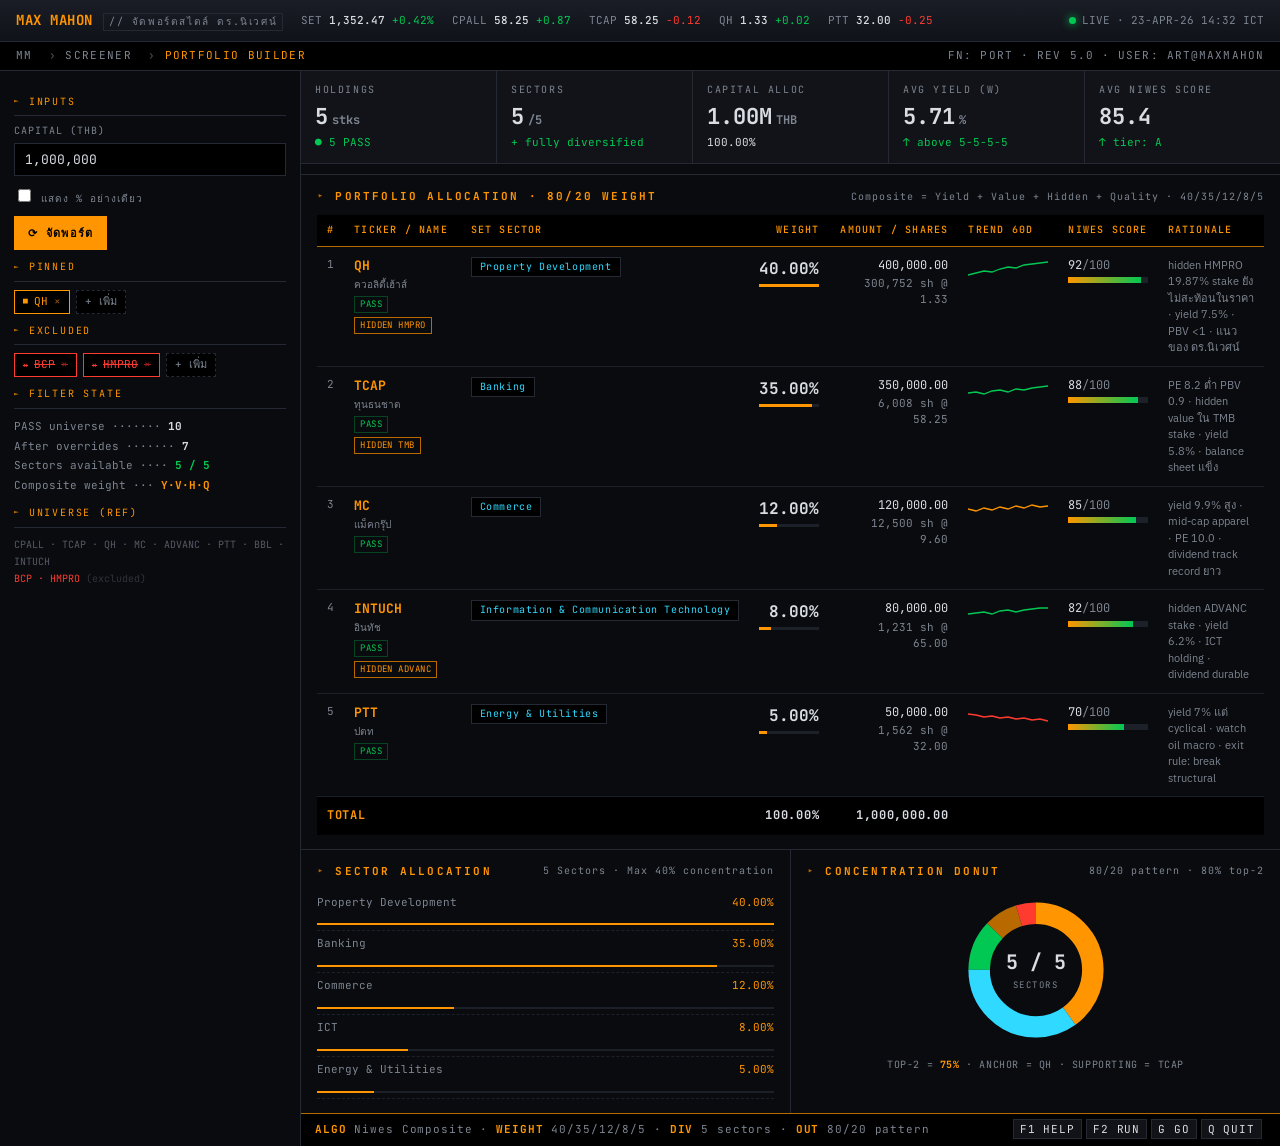
<file: _archive/2026-10/mockup/portfolio-builder-bloomberg.html>
<!doctype html>
<html lang="th">
<head>
<meta charset="utf-8">
<meta name="viewport" content="width=device-width,initial-scale=1">
<title>Max Mahon — Portfolio Builder (Bloomberg)</title>
<link rel="preconnect" href="https://fonts.googleapis.com">
<link rel="preconnect" href="https://fonts.gstatic.com" crossorigin>
<link href="https://fonts.googleapis.com/css2?family=JetBrains+Mono:wght@400;500;700&family=IBM+Plex+Sans:wght@400;500;600;700&display=swap" rel="stylesheet">
<style>
  :root{
    --bg:#0a0b0e;
    --panel:#111318;
    --panel-2:#151820;
    --grid:#1c2029;
    --border:#242933;
    --text:#d9dde3;
    --dim:#7d8591;
    --dimmer:#545a66;
    --amber:#ff9500;
    --amber-dim:#b86900;
    --green:#00c853;
    --red:#ff3b30;
    --cyan:#30d9ff;
    --mono:'JetBrains Mono', ui-monospace, Consolas, monospace;
    --sans:'IBM Plex Sans', system-ui, sans-serif;
  }
  *{box-sizing:border-box}
  html,body{margin:0;padding:0;background:var(--bg);color:var(--text);font-family:var(--sans);font-size:13px;line-height:1.45;-webkit-font-smoothing:antialiased}
  a{color:var(--amber)}

  /* TOP BAR */
  .topbar{
    display:flex;align-items:center;gap:18px;padding:8px 16px;background:linear-gradient(180deg,#1a1d26,#0f1218);
    border-bottom:1px solid var(--border);height:42px;position:sticky;top:0;z-index:10;
  }
  .brand{display:flex;align-items:baseline;gap:10px}
  .brand .logo{font-family:var(--mono);font-weight:700;color:var(--amber);letter-spacing:.04em;font-size:14px}
  .brand .tag{font-family:var(--mono);color:var(--dim);text-transform:uppercase;font-size:10px;letter-spacing:.16em}
  .ticker{display:flex;gap:18px;flex:1;overflow:hidden;font-family:var(--mono);font-size:11px;color:var(--dim)}
  .ticker b{color:var(--text);font-weight:500}
  .ticker .up{color:var(--green)}
  .ticker .dn{color:var(--red)}
  .status{font-family:var(--mono);color:var(--dim);font-size:11px}
  .status .dot{display:inline-block;width:7px;height:7px;border-radius:50%;background:var(--green);box-shadow:0 0 8px var(--green);margin-right:6px;vertical-align:middle}

  /* FUNCTION HEADER */
  .fn-header{
    background:#000;border-bottom:1px solid var(--border);padding:6px 16px;
    font-family:var(--mono);font-size:11px;color:var(--amber);letter-spacing:.12em;text-transform:uppercase;
    display:flex;justify-content:space-between;align-items:center;
  }
  .fn-header .crumbs span{color:var(--dim)}
  .fn-header .crumbs span + span::before{content:'›';margin:0 8px;color:var(--dimmer)}
  .fn-header .crumbs .active{color:var(--amber)}
  .fn-header .meta{color:var(--dim);letter-spacing:.1em}

  /* LAYOUT */
  .layout{display:grid;grid-template-columns:300px 1fr;gap:1px;background:var(--border);min-height:calc(100vh - 82px)}
  .sidebar, .main{background:var(--bg)}
  .sidebar{padding:14px}
  .main{padding:0}

  /* SIDEBAR */
  .sec-title{
    font-family:var(--mono);font-size:10px;letter-spacing:.18em;color:var(--amber);
    text-transform:uppercase;margin:10px 0 8px;padding-bottom:6px;border-bottom:1px solid var(--border);
    display:flex;align-items:center;gap:8px;
  }
  .sec-title::before{content:'►';color:var(--amber-dim);font-size:8px}
  .field{margin-bottom:10px}
  .field label{display:block;font-family:var(--mono);font-size:10px;color:var(--dim);letter-spacing:.1em;text-transform:uppercase;margin-bottom:4px}
  .input{
    width:100%;background:#000;border:1px solid var(--border);color:var(--text);
    font-family:var(--mono);font-size:13px;padding:7px 10px;outline:none;border-radius:0;
  }
  .input:focus{border-color:var(--amber)}
  .toggle{display:flex;align-items:center;gap:8px;font-size:11px;color:var(--dim);font-family:var(--mono);cursor:pointer;user-select:none}
  .toggle input{accent-color:var(--amber)}
  .btn{
    display:inline-flex;align-items:center;gap:8px;padding:8px 14px;
    background:var(--amber);color:#000;border:none;font-family:var(--mono);
    font-weight:700;letter-spacing:.1em;font-size:11px;text-transform:uppercase;cursor:pointer;
  }
  .btn:hover{background:#ffb03a}
  .btn.ghost{background:transparent;border:1px solid var(--border);color:var(--text)}
  .btn.ghost:hover{border-color:var(--amber);color:var(--amber)}
  .btn.xs{padding:4px 8px;font-size:10px}

  .chip-row{display:flex;flex-wrap:wrap;gap:6px}
  .chip{
    display:inline-flex;align-items:center;gap:6px;padding:3px 8px;
    background:#000;border:1px solid var(--border);font-family:var(--mono);font-size:11px;color:var(--text)
  }
  .chip.pin{border-color:var(--amber);color:var(--amber)}
  .chip.pin::before{content:'■';font-size:8px}
  .chip.exc{border-color:var(--red);color:var(--red);text-decoration:line-through}
  .chip.exc::before{content:'✕';font-size:8px}
  .chip .x{opacity:.6;cursor:pointer}
  .chip.add{border-style:dashed;color:var(--dim);cursor:pointer}

  /* WARNING */
  .warn{
    margin:12px 0;padding:8px 10px;background:rgba(255,149,0,.08);border:1px solid rgba(255,149,0,.35);
    color:var(--amber);font-family:var(--mono);font-size:11px;letter-spacing:.04em;display:flex;gap:8px;align-items:flex-start;
  }
  .warn::before{content:'⚠';margin-top:-1px}

  /* MAIN PANELS */
  .panels{display:grid;grid-template-rows:auto auto 1fr auto;gap:1px;background:var(--border)}
  .panel{background:var(--bg);padding:14px 16px}

  .kpi-row{display:grid;grid-template-columns:repeat(5,1fr);gap:1px;background:var(--border)}
  .kpi{background:var(--panel);padding:12px 14px}
  .kpi .label{font-family:var(--mono);font-size:10px;color:var(--dim);letter-spacing:.16em;text-transform:uppercase}
  .kpi .val{font-family:var(--mono);font-size:22px;font-weight:700;color:var(--text);margin-top:4px}
  .kpi .val .unit{color:var(--dim);font-size:12px;margin-left:4px}
  .kpi .delta{font-family:var(--mono);font-size:11px;margin-top:2px}
  .kpi .delta.up{color:var(--green)}
  .kpi .delta.dn{color:var(--red)}

  /* TABLE */
  .pnl-title{display:flex;justify-content:space-between;align-items:center;margin-bottom:10px}
  .pnl-title h2{font-family:var(--mono);color:var(--amber);font-size:11px;letter-spacing:.2em;margin:0;text-transform:uppercase;font-weight:700}
  .pnl-title h2::before{content:'▸ ';color:var(--amber-dim)}
  .pnl-title .meta{font-family:var(--mono);color:var(--dim);font-size:10px;letter-spacing:.1em}

  table.data{
    width:100%;border-collapse:collapse;font-family:var(--mono);font-size:12px;
  }
  table.data thead th{
    text-align:left;background:#000;color:var(--amber);font-weight:500;
    font-size:10px;letter-spacing:.12em;text-transform:uppercase;padding:8px 10px;
    border-bottom:1px solid var(--amber-dim);white-space:nowrap;
  }
  table.data thead th.num{text-align:right}
  table.data tbody td{padding:10px;border-bottom:1px solid var(--grid);vertical-align:top}
  table.data tbody td.num{text-align:right}
  table.data tbody tr:hover{background:rgba(255,149,0,.04)}
  .rank{color:var(--dim);font-size:11px}
  .sym{color:var(--amber);font-weight:700;font-size:13px}
  .name{color:var(--dim);font-size:10px;margin-top:2px}
  .sector{
    display:inline-block;padding:2px 8px;font-size:10px;letter-spacing:.06em;
    border:1px solid var(--border);background:#000;color:var(--cyan);white-space:nowrap;
  }
  .weight{font-size:16px;font-weight:700;color:var(--text)}
  .weight-bar{height:3px;background:var(--grid);margin-top:4px;position:relative;overflow:hidden}
  .weight-bar > i{display:block;height:100%;background:var(--amber)}
  .amt{color:var(--text)}
  .shares{color:var(--dim);font-size:11px;margin-top:2px}
  .score-cell{min-width:90px}
  .score-bar{height:6px;background:var(--grid);position:relative;margin-top:3px}
  .score-bar > i{display:block;height:100%;background:linear-gradient(90deg,var(--amber),var(--green))}
  .reason{color:var(--dim);font-family:var(--sans);font-size:11px;max-width:280px;line-height:1.5}
  .tags{display:flex;gap:4px;flex-wrap:wrap;margin-top:4px}
  .tag{font-size:9px;padding:1px 5px;border:1px solid var(--border);color:var(--dim);letter-spacing:.05em;text-transform:uppercase}
  .tag.hidden{color:var(--amber);border-color:var(--amber-dim)}
  .tag.pass{color:var(--green);border-color:rgba(0,200,83,.3)}

  .sparkline{height:24px;width:80px}

  tfoot td{background:#000;font-weight:700;color:var(--amber);padding:10px;font-size:12px;letter-spacing:.06em;text-transform:uppercase}
  tfoot td.num{text-align:right;color:var(--text)}

  /* DIVERSIFICATION */
  .div-panel{display:grid;grid-template-columns:1fr 1fr;gap:1px;background:var(--border)}
  .div-panel > div{background:var(--bg);padding:14px 16px}
  .sec-bars{margin-top:8px}
  .sec-bar{display:grid;grid-template-columns:1fr auto;gap:10px;padding:5px 0;font-family:var(--mono);font-size:11px;border-bottom:1px dashed var(--grid)}
  .sec-bar .sec-label{color:var(--dim)}
  .sec-bar .sec-val{color:var(--amber)}
  .sec-bar-bar{height:2px;background:var(--grid);margin-top:3px;grid-column:1/-1;position:relative}
  .sec-bar-bar > i{display:block;height:100%;background:var(--amber)}
  .donut{display:flex;align-items:center;justify-content:center;min-height:160px;font-family:var(--mono);color:var(--dim);font-size:11px}
  .donut-box{position:relative;width:150px;height:150px}
  .donut-box svg{transform:rotate(-90deg)}
  .donut-center{position:absolute;inset:0;display:grid;place-items:center;text-align:center}
  .donut-center .big{font-size:20px;color:var(--text);font-weight:700}
  .donut-center .sm{font-size:9px;letter-spacing:.16em;color:var(--dim);text-transform:uppercase;margin-top:2px}

  /* FOOTER */
  .cmd-bar{
    background:#000;border-top:1px solid var(--amber-dim);padding:8px 14px;font-family:var(--mono);font-size:11px;
    display:flex;justify-content:space-between;color:var(--dim);letter-spacing:.08em;
  }
  .cmd-bar b{color:var(--amber)}
  .cmd-bar .keys span{background:var(--panel);border:1px solid var(--border);padding:2px 6px;margin-right:4px;color:var(--text)}

  @media (max-width:960px){
    .layout{grid-template-columns:1fr}
    .kpi-row{grid-template-columns:repeat(2,1fr)}
    .div-panel{grid-template-columns:1fr}
  }
</style>
</head>
<body>

<!-- TOP BAR -->
<div class="topbar">
  <div class="brand">
    <div class="logo">MAX MAHON</div>
    <div class="tag">// จัดพอร์ตสไตล์ ดร.นิเวศน์</div>
  </div>
  <div class="ticker">
    <span>SET <b>1,352.47</b> <span class="up">+0.42%</span></span>
    <span>CPALL <b>58.25</b> <span class="up">+0.87</span></span>
    <span>TCAP <b>58.25</b> <span class="dn">-0.12</span></span>
    <span>QH <b>1.33</b> <span class="up">+0.02</span></span>
    <span>PTT <b>32.00</b> <span class="dn">-0.25</span></span>
  </div>
  <div class="status"><span class="dot"></span>LIVE · 23-APR-26 14:32 ICT</div>
</div>

<!-- FUNCTION HEADER -->
<div class="fn-header">
  <div class="crumbs">
    <span>MM</span>
    <span>SCREENER</span>
    <span class="active">PORTFOLIO BUILDER</span>
  </div>
  <div class="meta">FN: PORT · REV 5.0 · USER: art@maxmahon</div>
</div>

<!-- LAYOUT -->
<div class="layout">

  <!-- SIDEBAR -->
  <aside class="sidebar">
    <div class="sec-title">Inputs</div>
    <div class="field">
      <label>Capital (THB)</label>
      <input class="input" type="text" value="1,000,000" id="cap">
    </div>
    <div class="field">
      <label class="toggle"><input type="checkbox"> แสดง % อย่างเดียว</label>
    </div>
    <button class="btn">⟳ จัดพอร์ต</button>

    <div class="sec-title">Pinned</div>
    <div class="chip-row">
      <span class="chip pin">QH <span class="x">×</span></span>
      <span class="chip add">+ เพิ่ม</span>
    </div>

    <div class="sec-title">Excluded</div>
    <div class="chip-row">
      <span class="chip exc">BCP <span class="x">×</span></span>
      <span class="chip exc">HMPRO <span class="x">×</span></span>
      <span class="chip add">+ เพิ่ม</span>
    </div>

    <div class="sec-title">Filter State</div>
    <div style="font-family:var(--mono);font-size:11px;color:var(--dim);line-height:1.8">
      PASS universe ······· <b style="color:var(--text)">10</b><br>
      After overrides ······· <b style="color:var(--text)">7</b><br>
      Sectors available ···· <b style="color:var(--green)">5 / 5</b><br>
      Composite weight ··· <b style="color:var(--amber)">Y·V·H·Q</b>
    </div>

    <div class="sec-title">Universe (ref)</div>
    <div style="font-family:var(--mono);font-size:10px;color:var(--dimmer);line-height:1.7">
      CPALL · TCAP · QH · MC · ADVANC · PTT · BBL · INTUCH<br>
      <span style="color:var(--red)">BCP · HMPRO</span> <span style="opacity:.5">(excluded)</span>
    </div>
  </aside>

  <!-- MAIN -->
  <main class="main">
    <div class="panels">

      <!-- KPI ROW -->
      <div class="kpi-row">
        <div class="kpi">
          <div class="label">Holdings</div>
          <div class="val">5<span class="unit">stks</span></div>
          <div class="delta up">● 5 PASS</div>
        </div>
        <div class="kpi">
          <div class="label">Sectors</div>
          <div class="val">5<span class="unit">/5</span></div>
          <div class="delta up">+ fully diversified</div>
        </div>
        <div class="kpi">
          <div class="label">Capital Alloc</div>
          <div class="val">1.00M<span class="unit">THB</span></div>
          <div class="delta">100.00%</div>
        </div>
        <div class="kpi">
          <div class="label">Avg Yield (W)</div>
          <div class="val">5.71<span class="unit">%</span></div>
          <div class="delta up">↑ above 5-5-5-5</div>
        </div>
        <div class="kpi">
          <div class="label">Avg Niwes Score</div>
          <div class="val">85.4</div>
          <div class="delta up">↑ tier: A</div>
        </div>
      </div>

      <!-- WARNING -->
      <div class="panel" style="padding:0">
        <div style="padding:10px 16px 0">
          <div class="warn" style="display:none">พบ sector น้อยกว่า 5 — ถือได้ไม่ครบ diversification target</div>
        </div>
      </div>

      <!-- MAIN TABLE -->
      <div class="panel">
        <div class="pnl-title">
          <h2>Portfolio Allocation · 80/20 Weight</h2>
          <div class="meta">Composite = Yield + Value + Hidden + Quality · 40/35/12/8/5</div>
        </div>

        <table class="data">
          <thead>
            <tr>
              <th>#</th>
              <th>Ticker / Name</th>
              <th>SET Sector</th>
              <th class="num">Weight</th>
              <th class="num">Amount / Shares</th>
              <th>Trend 60d</th>
              <th>Niwes Score</th>
              <th>Rationale</th>
            </tr>
          </thead>
          <tbody>
            <tr>
              <td class="rank">1</td>
              <td>
                <div class="sym">QH</div>
                <div class="name">ควอลิตี้เฮ้าส์</div>
                <div class="tags"><span class="tag pass">PASS</span><span class="tag hidden">HIDDEN HMPRO</span></div>
              </td>
              <td><span class="sector">Property Development</span></td>
              <td class="num">
                <div class="weight">40.00%</div>
                <div class="weight-bar"><i style="width:100%"></i></div>
              </td>
              <td class="num">
                <div class="amt">400,000.00</div>
                <div class="shares">300,752 sh @ 1.33</div>
              </td>
              <td>
                <svg class="sparkline" viewBox="0 0 80 24" preserveAspectRatio="none">
                  <polyline fill="none" stroke="#00c853" stroke-width="1.3" points="0,18 8,16 16,14 24,15 32,12 40,10 48,11 56,8 64,7 72,6 80,5"/>
                </svg>
              </td>
              <td class="score-cell">
                <div>92<span style="color:var(--dim)">/100</span></div>
                <div class="score-bar"><i style="width:92%"></i></div>
              </td>
              <td><div class="reason">hidden HMPRO 19.87% stake ยังไม่สะท้อนในราคา · yield 7.5% · PBV &lt;1 · แนวของ ดร.นิเวศน์</div></td>
            </tr>
            <tr>
              <td class="rank">2</td>
              <td>
                <div class="sym">TCAP</div>
                <div class="name">ทุนธนชาต</div>
                <div class="tags"><span class="tag pass">PASS</span><span class="tag hidden">HIDDEN TMB</span></div>
              </td>
              <td><span class="sector">Banking</span></td>
              <td class="num">
                <div class="weight">35.00%</div>
                <div class="weight-bar"><i style="width:87.5%"></i></div>
              </td>
              <td class="num">
                <div class="amt">350,000.00</div>
                <div class="shares">6,008 sh @ 58.25</div>
              </td>
              <td>
                <svg class="sparkline" viewBox="0 0 80 24" preserveAspectRatio="none">
                  <polyline fill="none" stroke="#00c853" stroke-width="1.3" points="0,16 8,15 16,17 24,14 32,13 40,15 48,12 56,13 64,11 72,10 80,9"/>
                </svg>
              </td>
              <td class="score-cell">
                <div>88<span style="color:var(--dim)">/100</span></div>
                <div class="score-bar"><i style="width:88%"></i></div>
              </td>
              <td><div class="reason">PE 8.2 ต่ำ PBV 0.9 · hidden value ใน TMB stake · yield 5.8% · balance sheet แข็ง</div></td>
            </tr>
            <tr>
              <td class="rank">3</td>
              <td>
                <div class="sym">MC</div>
                <div class="name">แม็คกรุ๊ป</div>
                <div class="tags"><span class="tag pass">PASS</span></div>
              </td>
              <td><span class="sector">Commerce</span></td>
              <td class="num">
                <div class="weight">12.00%</div>
                <div class="weight-bar"><i style="width:30%"></i></div>
              </td>
              <td class="num">
                <div class="amt">120,000.00</div>
                <div class="shares">12,500 sh @ 9.60</div>
              </td>
              <td>
                <svg class="sparkline" viewBox="0 0 80 24" preserveAspectRatio="none">
                  <polyline fill="none" stroke="#ff9500" stroke-width="1.3" points="0,12 8,14 16,11 24,13 32,10 40,12 48,9 56,11 64,8 72,10 80,9"/>
                </svg>
              </td>
              <td class="score-cell">
                <div>85<span style="color:var(--dim)">/100</span></div>
                <div class="score-bar"><i style="width:85%"></i></div>
              </td>
              <td><div class="reason">yield 9.9% สูง · mid-cap apparel · PE 10.0 · dividend track record ยาว</div></td>
            </tr>
            <tr>
              <td class="rank">4</td>
              <td>
                <div class="sym">INTUCH</div>
                <div class="name">อินทัช</div>
                <div class="tags"><span class="tag pass">PASS</span><span class="tag hidden">HIDDEN ADVANC</span></div>
              </td>
              <td><span class="sector">Information &amp; Communication Technology</span></td>
              <td class="num">
                <div class="weight">8.00%</div>
                <div class="weight-bar"><i style="width:20%"></i></div>
              </td>
              <td class="num">
                <div class="amt">80,000.00</div>
                <div class="shares">1,231 sh @ 65.00</div>
              </td>
              <td>
                <svg class="sparkline" viewBox="0 0 80 24" preserveAspectRatio="none">
                  <polyline fill="none" stroke="#00c853" stroke-width="1.3" points="0,14 8,13 16,12 24,14 32,11 40,10 48,12 56,10 64,9 72,8 80,8"/>
                </svg>
              </td>
              <td class="score-cell">
                <div>82<span style="color:var(--dim)">/100</span></div>
                <div class="score-bar"><i style="width:82%"></i></div>
              </td>
              <td><div class="reason">hidden ADVANC stake · yield 6.2% · ICT holding · dividend durable</div></td>
            </tr>
            <tr>
              <td class="rank">5</td>
              <td>
                <div class="sym">PTT</div>
                <div class="name">ปตท</div>
                <div class="tags"><span class="tag pass">PASS</span></div>
              </td>
              <td><span class="sector">Energy &amp; Utilities</span></td>
              <td class="num">
                <div class="weight">5.00%</div>
                <div class="weight-bar"><i style="width:12.5%"></i></div>
              </td>
              <td class="num">
                <div class="amt">50,000.00</div>
                <div class="shares">1,562 sh @ 32.00</div>
              </td>
              <td>
                <svg class="sparkline" viewBox="0 0 80 24" preserveAspectRatio="none">
                  <polyline fill="none" stroke="#ff3b30" stroke-width="1.3" points="0,10 8,11 16,13 24,12 32,14 40,13 48,15 56,14 64,16 72,15 80,17"/>
                </svg>
              </td>
              <td class="score-cell">
                <div>70<span style="color:var(--dim)">/100</span></div>
                <div class="score-bar"><i style="width:70%"></i></div>
              </td>
              <td><div class="reason">yield 7% แต่ cyclical · watch oil macro · exit rule: break structural</div></td>
            </tr>
          </tbody>
          <tfoot>
            <tr>
              <td colspan="3">Total</td>
              <td class="num">100.00%</td>
              <td class="num">1,000,000.00</td>
              <td colspan="3"></td>
            </tr>
          </tfoot>
        </table>
      </div>

      <!-- DIVERSIFICATION PANEL -->
      <div class="div-panel">
        <div>
          <div class="pnl-title">
            <h2>Sector Allocation</h2>
            <div class="meta">5 Sectors · Max 40% concentration</div>
          </div>
          <div class="sec-bars">
            <div class="sec-bar">
              <div class="sec-label">Property Development</div>
              <div class="sec-val">40.00%</div>
              <div class="sec-bar-bar"><i style="width:100%"></i></div>
            </div>
            <div class="sec-bar">
              <div class="sec-label">Banking</div>
              <div class="sec-val">35.00%</div>
              <div class="sec-bar-bar"><i style="width:87.5%"></i></div>
            </div>
            <div class="sec-bar">
              <div class="sec-label">Commerce</div>
              <div class="sec-val">12.00%</div>
              <div class="sec-bar-bar"><i style="width:30%"></i></div>
            </div>
            <div class="sec-bar">
              <div class="sec-label">ICT</div>
              <div class="sec-val">8.00%</div>
              <div class="sec-bar-bar"><i style="width:20%"></i></div>
            </div>
            <div class="sec-bar">
              <div class="sec-label">Energy &amp; Utilities</div>
              <div class="sec-val">5.00%</div>
              <div class="sec-bar-bar"><i style="width:12.5%"></i></div>
            </div>
          </div>
        </div>
        <div>
          <div class="pnl-title">
            <h2>Concentration Donut</h2>
            <div class="meta">80/20 pattern · 80% top-2</div>
          </div>
          <div class="donut">
            <div class="donut-box">
              <svg width="150" height="150" viewBox="0 0 42 42">
                <circle cx="21" cy="21" r="15.915" fill="transparent" stroke="#1c2029" stroke-width="6"/>
                <circle cx="21" cy="21" r="15.915" fill="transparent" stroke="#ff9500" stroke-width="6"
                        stroke-dasharray="40 60" stroke-dashoffset="0"/>
                <circle cx="21" cy="21" r="15.915" fill="transparent" stroke="#30d9ff" stroke-width="6"
                        stroke-dasharray="35 65" stroke-dashoffset="-40"/>
                <circle cx="21" cy="21" r="15.915" fill="transparent" stroke="#00c853" stroke-width="6"
                        stroke-dasharray="12 88" stroke-dashoffset="-75"/>
                <circle cx="21" cy="21" r="15.915" fill="transparent" stroke="#b86900" stroke-width="6"
                        stroke-dasharray="8 92" stroke-dashoffset="-87"/>
                <circle cx="21" cy="21" r="15.915" fill="transparent" stroke="#ff3b30" stroke-width="6"
                        stroke-dasharray="5 95" stroke-dashoffset="-95"/>
              </svg>
              <div class="donut-center">
                <div>
                  <div class="big">5 / 5</div>
                  <div class="sm">sectors</div>
                </div>
              </div>
            </div>
          </div>
          <div style="font-family:var(--mono);font-size:10px;color:var(--dim);letter-spacing:.06em;margin-top:8px;text-align:center">
            TOP-2 = <b style="color:var(--amber)">75%</b> · ANCHOR = QH · SUPPORTING = TCAP
          </div>
        </div>
      </div>

    </div>

    <!-- CMD BAR -->
    <div class="cmd-bar">
      <div>
        <b>ALGO</b> Niwes Composite · <b>WEIGHT</b> 40/35/12/8/5 · <b>DIV</b> 5 sectors · <b>OUT</b> 80/20 pattern
      </div>
      <div class="keys">
        <span>F1 HELP</span><span>F2 RUN</span><span>G GO</span><span>Q QUIT</span>
      </div>
    </div>
  </main>

</div>

</body>
</html>
</file>
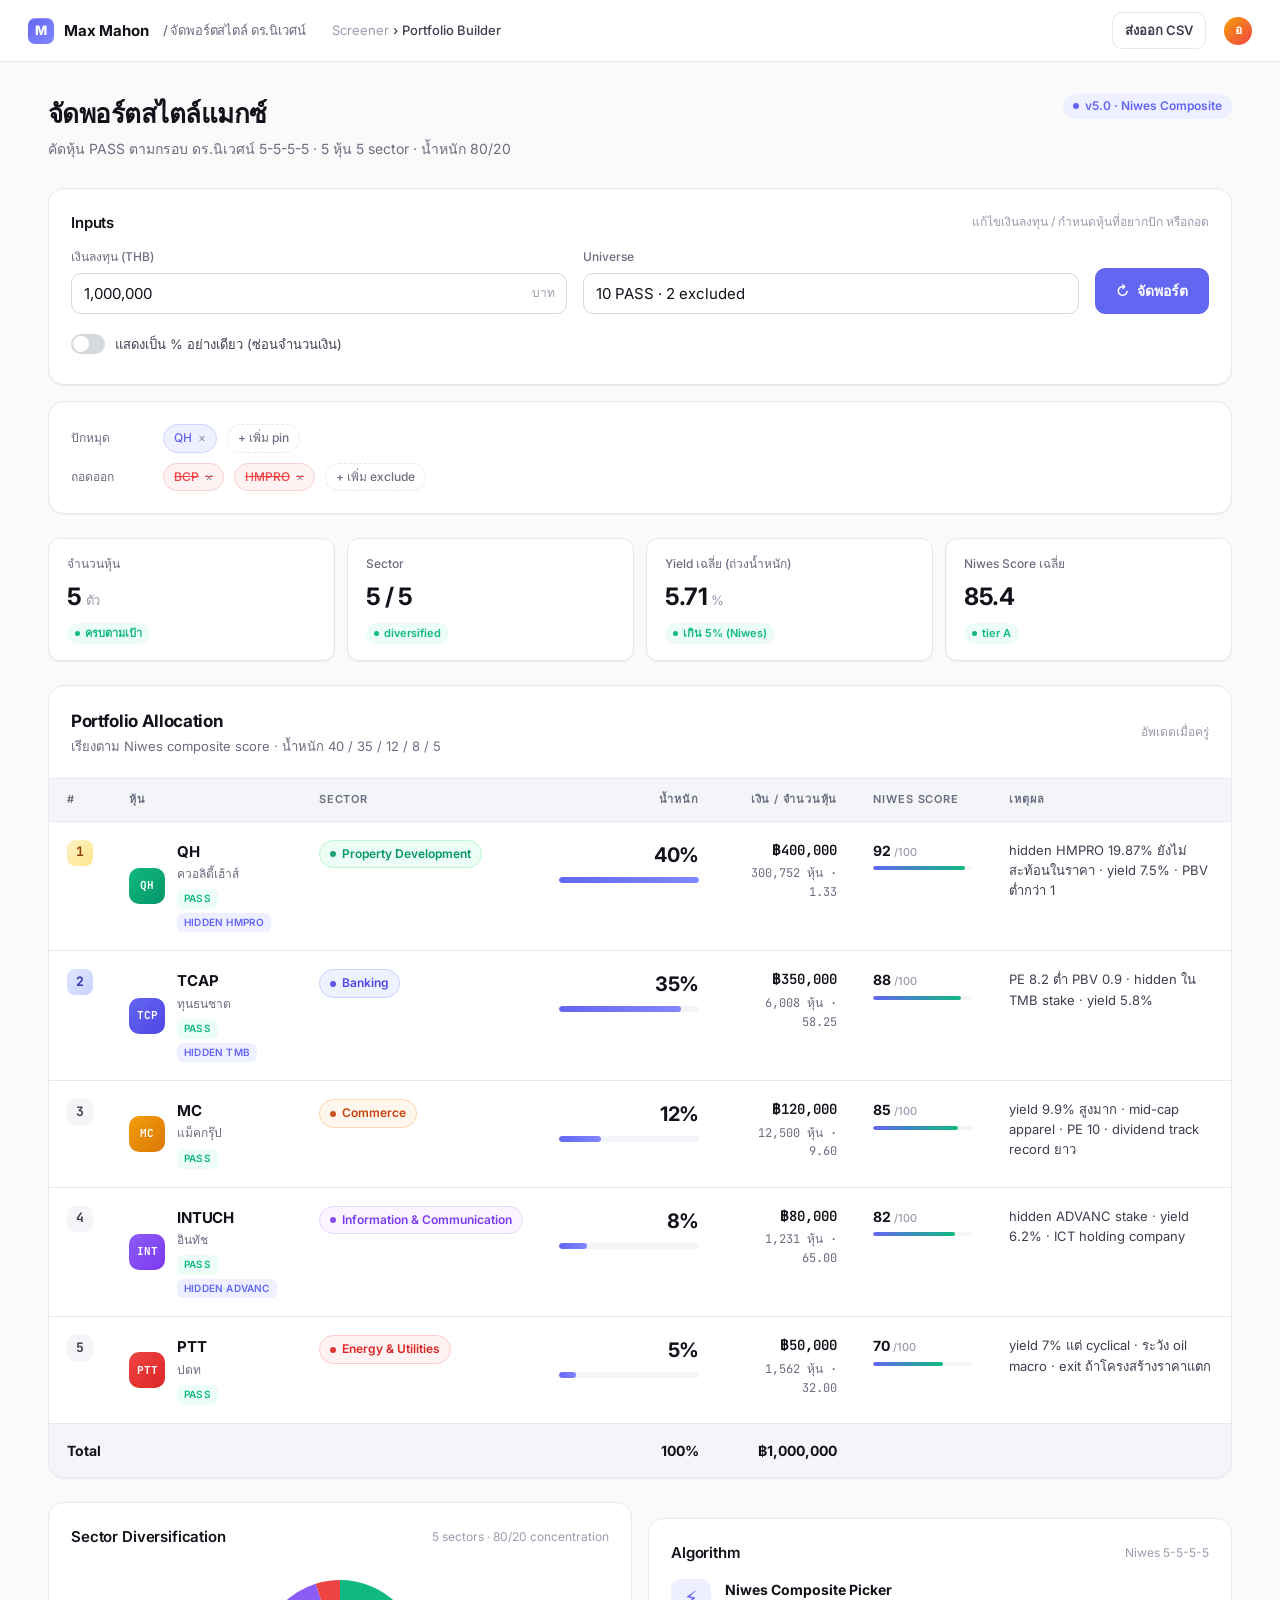
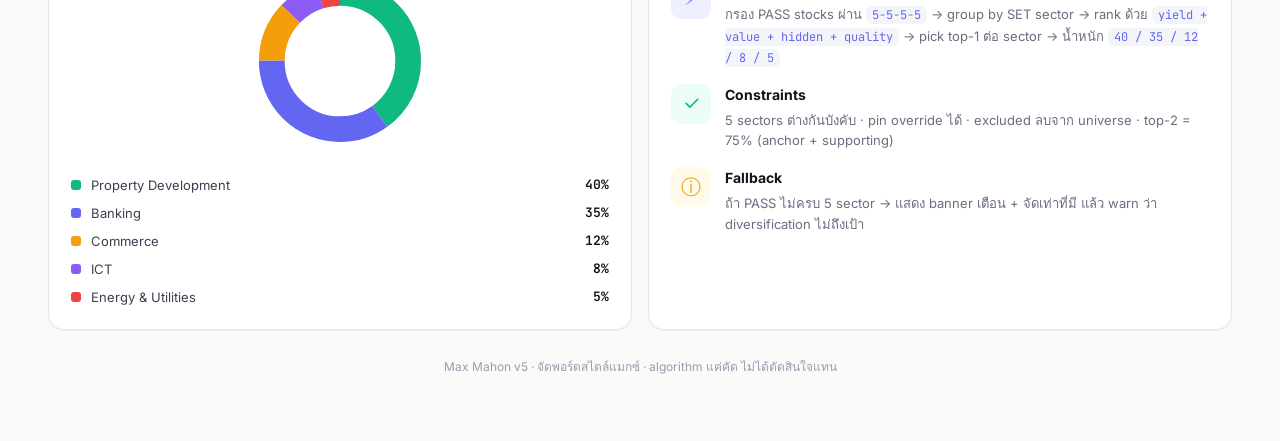
<file: _archive/2026-10/mockup/portfolio-builder-linear.html>
<!doctype html>
<html lang="th">
<head>
<meta charset="utf-8">
<meta name="viewport" content="width=device-width,initial-scale=1">
<title>Max Mahon — Portfolio Builder (Linear)</title>
<link rel="preconnect" href="https://fonts.googleapis.com">
<link rel="preconnect" href="https://fonts.gstatic.com" crossorigin>
<link href="https://fonts.googleapis.com/css2?family=Inter:wght@400;500;600;700;800&family=JetBrains+Mono:wght@500&display=swap" rel="stylesheet">
<style>
  :root{
    --bg:#fafafa;
    --surface:#ffffff;
    --surface-2:#f4f5f8;
    --border:#e7e8ee;
    --border-strong:#d6d8e0;
    --text:#11121a;
    --text-2:#3d3f50;
    --dim:#6b6d80;
    --mute:#9a9cae;
    --accent:#6366f1;
    --accent-2:#8287ff;
    --accent-soft:#eef0ff;
    --green:#10b981;
    --green-soft:#ecfdf5;
    --amber:#f59e0b;
    --amber-soft:#fffbeb;
    --red:#ef4444;
    --red-soft:#fef2f2;
    --radius:12px;
    --radius-lg:16px;
    --shadow-sm:0 1px 2px rgba(17,18,26,.04),0 1px 1px rgba(17,18,26,.02);
    --shadow-md:0 4px 12px rgba(17,18,26,.06),0 2px 4px rgba(17,18,26,.03);
    --shadow-lg:0 10px 30px rgba(17,18,26,.08);
    --sans:'Inter',system-ui,-apple-system,sans-serif;
    --mono:'JetBrains Mono',ui-monospace,Consolas,monospace;
  }
  *{box-sizing:border-box}
  html,body{margin:0;padding:0;background:var(--bg);color:var(--text);font-family:var(--sans);font-size:14px;line-height:1.55;-webkit-font-smoothing:antialiased}

  /* NAV */
  .nav{
    background:var(--surface);border-bottom:1px solid var(--border);padding:12px 28px;
    display:flex;align-items:center;gap:18px;position:sticky;top:0;z-index:10;backdrop-filter:blur(8px);
  }
  .brand{display:flex;align-items:center;gap:10px;font-weight:700;font-size:15px;letter-spacing:-.01em}
  .brand-icon{
    width:26px;height:26px;border-radius:7px;
    background:linear-gradient(135deg,var(--accent) 0%,var(--accent-2) 100%);
    display:grid;place-items:center;color:#fff;font-weight:800;font-size:13px;
    box-shadow:inset 0 1px 0 rgba(255,255,255,.25);
  }
  .brand .sub{color:var(--dim);font-weight:500;font-size:13px;margin-left:4px}
  .nav-trail{margin-left:8px;color:var(--mute);font-size:13px}
  .nav-trail b{color:var(--text-2);font-weight:500}
  .nav-spacer{flex:1}
  .avatar{width:28px;height:28px;border-radius:50%;background:linear-gradient(135deg,#f59e0b,#ef4444);display:grid;place-items:center;color:#fff;font-weight:600;font-size:12px}

  /* PAGE */
  .page{max-width:1240px;margin:0 auto;padding:32px 28px 64px}
  .page-head{display:flex;align-items:flex-start;justify-content:space-between;gap:24px;margin-bottom:28px}
  .page-head h1{font-size:26px;font-weight:700;letter-spacing:-.02em;margin:0 0 4px}
  .page-head .sub{color:var(--dim);font-size:14px;margin:0}
  .page-head .badge{
    display:inline-flex;align-items:center;gap:6px;padding:3px 10px;border-radius:999px;
    background:var(--accent-soft);color:var(--accent);font-size:12px;font-weight:600;
  }
  .page-head .badge::before{content:'';width:6px;height:6px;border-radius:50%;background:var(--accent)}

  /* CONTROL CARD */
  .card{
    background:var(--surface);border:1px solid var(--border);border-radius:var(--radius-lg);
    box-shadow:var(--shadow-sm);padding:22px;
  }
  .card + .card{margin-top:16px}
  .card-head{display:flex;justify-content:space-between;align-items:center;margin-bottom:14px}
  .card-head h2{font-size:15px;font-weight:600;margin:0;letter-spacing:-.01em}
  .card-head .meta{color:var(--mute);font-size:12px}

  .control-grid{
    display:grid;grid-template-columns:1fr 1fr auto;gap:16px;align-items:end;
  }
  .field label{display:block;font-size:12px;color:var(--dim);margin-bottom:6px;font-weight:500}
  .input-wrap{position:relative}
  .input{
    width:100%;padding:10px 12px;border:1px solid var(--border-strong);border-radius:10px;
    font-family:var(--sans);font-size:15px;background:var(--surface);color:var(--text);
    outline:none;transition:all .15s;
  }
  .input:focus{border-color:var(--accent);box-shadow:0 0 0 3px rgba(99,102,241,.12)}
  .suffix{position:absolute;right:12px;top:50%;transform:translateY(-50%);color:var(--mute);font-size:12px;font-weight:500}

  .switch{display:inline-flex;align-items:center;gap:10px;cursor:pointer;user-select:none;font-size:13px;color:var(--text-2);padding:8px 0}
  .switch .track{width:34px;height:20px;background:var(--border-strong);border-radius:999px;position:relative;transition:background .15s}
  .switch .thumb{position:absolute;top:2px;left:2px;width:16px;height:16px;background:#fff;border-radius:50%;box-shadow:var(--shadow-sm);transition:left .15s}
  .switch input{display:none}
  .switch input:checked + .track{background:var(--accent)}
  .switch input:checked + .track .thumb{left:16px}

  .btn{
    display:inline-flex;align-items:center;gap:8px;padding:10px 16px;border-radius:10px;
    font-family:var(--sans);font-weight:600;font-size:14px;cursor:pointer;transition:all .15s;
    border:1px solid transparent;
  }
  .btn.primary{background:var(--accent);color:#fff;border-color:var(--accent)}
  .btn.primary:hover{background:#4f52db}
  .btn.ghost{background:transparent;color:var(--text-2);border-color:var(--border)}
  .btn.ghost:hover{border-color:var(--border-strong);background:var(--surface-2)}

  /* CHIP BAR */
  .chip-card{margin-top:16px}
  .chip-rows{display:grid;gap:10px}
  .chip-row{display:flex;align-items:center;gap:10px;flex-wrap:wrap}
  .chip-label{font-size:12px;color:var(--dim);font-weight:500;min-width:82px}
  .chip{
    display:inline-flex;align-items:center;gap:6px;padding:4px 10px;border-radius:999px;
    font-size:12px;font-weight:500;border:1px solid var(--border);background:var(--surface);color:var(--text-2)
  }
  .chip .x{color:var(--mute);cursor:pointer;line-height:1}
  .chip.pin{background:var(--accent-soft);border-color:#d3d6ff;color:var(--accent)}
  .chip.exc{background:var(--red-soft);border-color:#f8d0d0;color:var(--red);text-decoration:line-through}
  .chip.add{border-style:dashed;color:var(--dim);cursor:pointer;background:transparent}
  .chip.add:hover{background:var(--surface-2)}

  /* WARNING (hidden in default) */
  .warn{
    margin-top:16px;display:none;align-items:flex-start;gap:10px;padding:12px 14px;
    background:var(--amber-soft);border:1px solid #fde68a;border-radius:var(--radius);color:#92400e;font-size:13px;
  }

  /* KPI */
  .kpi-row{display:grid;grid-template-columns:repeat(4,1fr);gap:12px;margin-top:24px}
  .kpi{
    background:var(--surface);border:1px solid var(--border);border-radius:var(--radius);
    padding:16px 18px;box-shadow:var(--shadow-sm);
  }
  .kpi .lbl{font-size:12px;color:var(--dim);font-weight:500}
  .kpi .val{font-size:24px;font-weight:700;letter-spacing:-.02em;margin-top:4px}
  .kpi .val .unit{font-size:13px;color:var(--mute);font-weight:500;margin-left:4px}
  .kpi .chip-status{display:inline-flex;align-items:center;gap:5px;background:var(--green-soft);color:var(--green);font-size:11px;font-weight:600;padding:2px 8px;border-radius:999px;margin-top:8px}
  .kpi .chip-status::before{content:'';width:5px;height:5px;border-radius:50%;background:var(--green)}

  /* TABLE CARD */
  .alloc-card{margin-top:24px}
  .alloc-head{display:flex;justify-content:space-between;align-items:center;padding:20px 22px 0}
  .alloc-head h2{margin:0;font-size:17px;font-weight:700;letter-spacing:-.02em}
  .alloc-head .sub{color:var(--dim);font-size:13px;margin-top:2px}
  .tbl{width:100%;border-collapse:separate;border-spacing:0;margin-top:16px}
  .tbl thead th{
    text-align:left;font-size:11px;font-weight:600;color:var(--dim);letter-spacing:.08em;text-transform:uppercase;
    padding:12px 18px;border-top:1px solid var(--border);border-bottom:1px solid var(--border);background:var(--surface-2);
  }
  .tbl thead th.num{text-align:right}
  .tbl tbody td{padding:18px;border-bottom:1px solid var(--border);vertical-align:top}
  .tbl tbody td.num{text-align:right}
  .tbl tbody tr:last-child td{border-bottom:0}

  .rank-bubble{
    display:inline-grid;place-items:center;width:26px;height:26px;border-radius:8px;
    background:var(--surface-2);color:var(--text-2);font-weight:700;font-size:13px;font-family:var(--mono);
  }
  .rank-bubble.gold{background:linear-gradient(135deg,#fef3c7,#fde68a);color:#92400e}
  .rank-bubble.silver{background:linear-gradient(135deg,#e0e7ff,#c7d2fe);color:#3730a3}

  .stock{display:flex;align-items:center;gap:12px}
  .stock-avatar{
    width:36px;height:36px;border-radius:10px;display:grid;place-items:center;
    font-family:var(--mono);font-size:11px;font-weight:700;color:#fff;flex:0 0 36px;
  }
  .av-qh{background:linear-gradient(135deg,#10b981,#059669)}
  .av-tcap{background:linear-gradient(135deg,#6366f1,#4f46e5)}
  .av-mc{background:linear-gradient(135deg,#f59e0b,#d97706)}
  .av-intuch{background:linear-gradient(135deg,#8b5cf6,#7c3aed)}
  .av-ptt{background:linear-gradient(135deg,#ef4444,#dc2626)}

  .stock-body .sym{font-weight:700;font-size:15px;letter-spacing:-.01em}
  .stock-body .name{font-size:12px;color:var(--dim);margin-top:2px}

  .sector-pill{
    display:inline-flex;align-items:center;gap:6px;padding:4px 10px;border-radius:999px;
    font-size:12px;font-weight:600;border:1px solid transparent;white-space:nowrap;
  }
  .sp-prop{background:#ecfdf5;border-color:#bbf7d0;color:#059669}
  .sp-bank{background:#eef2ff;border-color:#c7d2fe;color:#4f46e5}
  .sp-comm{background:#fff7ed;border-color:#fed7aa;color:#c2410c}
  .sp-ict{background:#faf5ff;border-color:#e9d5ff;color:#7c3aed}
  .sp-nrg{background:#fef2f2;border-color:#fecaca;color:#dc2626}
  .sector-pill::before{content:'';width:6px;height:6px;border-radius:50%;background:currentColor;opacity:.9}

  .weight-wrap{min-width:140px}
  .weight-num{font-size:20px;font-weight:700;letter-spacing:-.02em}
  .weight-bar{height:6px;background:var(--surface-2);border-radius:999px;overflow:hidden;margin-top:6px}
  .weight-bar > i{display:block;height:100%;background:linear-gradient(90deg,var(--accent),var(--accent-2));border-radius:999px}

  .amt{font-weight:600;font-size:14px;font-family:var(--mono)}
  .shares{font-size:12px;color:var(--dim);margin-top:3px;font-family:var(--mono)}

  .score-wrap{min-width:100px}
  .score-num{font-weight:700;font-size:14px}
  .score-num .max{color:var(--mute);font-weight:500;font-size:11px}
  .score-bar{height:4px;background:var(--surface-2);border-radius:999px;margin-top:5px;overflow:hidden}
  .score-bar > i{display:block;height:100%;background:linear-gradient(90deg,var(--accent),var(--green));border-radius:999px}

  .tags{display:flex;flex-wrap:wrap;gap:4px;margin-top:6px}
  .tag{font-size:10px;padding:2px 7px;border-radius:6px;background:var(--surface-2);color:var(--dim);font-weight:600;letter-spacing:.02em;text-transform:uppercase}
  .tag.hidden{background:var(--accent-soft);color:var(--accent)}
  .tag.pass{background:var(--green-soft);color:var(--green)}

  .reason{font-size:13px;color:var(--text-2);max-width:320px;line-height:1.55}

  .tbl tfoot td{
    padding:16px 18px;background:var(--surface-2);font-weight:700;
    border-top:1px solid var(--border);font-size:14px;
  }
  .tbl tfoot td.num{text-align:right}

  /* FOOT GRID */
  .foot-grid{display:grid;grid-template-columns:1fr 1fr;gap:16px;margin-top:24px}
  .pie{display:flex;align-items:center;justify-content:center;padding:8px 0 16px}
  .pie svg{width:180px;height:180px;transform:rotate(-90deg)}
  .legend{display:grid;gap:8px;margin-top:8px}
  .leg-row{display:flex;align-items:center;gap:10px;font-size:13px}
  .leg-dot{width:10px;height:10px;border-radius:3px}
  .leg-label{flex:1;color:var(--text-2)}
  .leg-val{font-family:var(--mono);font-weight:600}

  .algo-panel{display:flex;gap:14px;align-items:flex-start}
  .algo-icon{
    width:40px;height:40px;border-radius:10px;background:var(--accent-soft);color:var(--accent);
    display:grid;place-items:center;flex:0 0 40px;font-size:20px;
  }
  .algo-body h3{margin:0 0 4px;font-size:14px}
  .algo-body p{margin:0;color:var(--dim);font-size:13px;line-height:1.6}
  .algo-body code{background:var(--surface-2);padding:1px 6px;border-radius:6px;font-family:var(--mono);font-size:12px;color:var(--accent)}

  .footer-note{margin-top:28px;text-align:center;color:var(--mute);font-size:12px}

  @media (max-width:920px){
    .control-grid{grid-template-columns:1fr}
    .kpi-row{grid-template-columns:repeat(2,1fr)}
    .foot-grid{grid-template-columns:1fr}
    .tbl thead{display:none}
    .tbl, .tbl tbody, .tbl tr, .tbl td{display:block;width:100%}
    .tbl tbody tr{padding:10px 0;border-bottom:1px solid var(--border)}
    .tbl tbody td{padding:8px 18px;border:0}
    .tbl tbody td.num{text-align:left}
  }
</style>
</head>
<body>

<!-- NAV -->
<div class="nav">
  <div class="brand">
    <div class="brand-icon">M</div>
    Max Mahon
    <span class="sub">/ จัดพอร์ตสไตล์ ดร.นิเวศน์</span>
  </div>
  <div class="nav-trail">Screener <b>›</b> <b>Portfolio Builder</b></div>
  <div class="nav-spacer"></div>
  <button class="btn ghost" style="padding:7px 12px;font-size:13px">ส่งออก CSV</button>
  <div class="avatar">อ</div>
</div>

<!-- PAGE -->
<main class="page">

  <div class="page-head">
    <div>
      <h1>จัดพอร์ตสไตล์แมกซ์</h1>
      <p class="sub">คัดหุ้น PASS ตามกรอบ ดร.นิเวศน์ 5-5-5-5 · 5 หุ้น 5 sector · น้ำหนัก 80/20</p>
    </div>
    <span class="badge">v5.0 · Niwes Composite</span>
  </div>

  <!-- CONTROLS -->
  <div class="card">
    <div class="card-head">
      <h2>Inputs</h2>
      <div class="meta">แก้ไขเงินลงทุน / กำหนดหุ้นที่อยากปัก หรือถอด</div>
    </div>
    <div class="control-grid">
      <div class="field">
        <label>เงินลงทุน (THB)</label>
        <div class="input-wrap">
          <input class="input" type="text" value="1,000,000">
          <span class="suffix">บาท</span>
        </div>
      </div>
      <div class="field">
        <label>Universe</label>
        <div class="input-wrap">
          <input class="input" type="text" value="10 PASS · 2 excluded" readonly>
        </div>
      </div>
      <div class="field">
        <button class="btn primary" style="width:100%;justify-content:center;padding:11px 20px">
          <span>↻</span> จัดพอร์ต
        </button>
      </div>
    </div>
    <label class="switch" style="margin-top:12px">
      <input type="checkbox">
      <span class="track"><span class="thumb"></span></span>
      แสดงเป็น % อย่างเดียว (ซ่อนจำนวนเงิน)
    </label>
  </div>

  <!-- CHIPS -->
  <div class="card chip-card">
    <div class="chip-rows">
      <div class="chip-row">
        <div class="chip-label">ปักหมุด</div>
        <span class="chip pin">QH <span class="x">×</span></span>
        <span class="chip add">+ เพิ่ม pin</span>
      </div>
      <div class="chip-row">
        <div class="chip-label">ถอดออก</div>
        <span class="chip exc">BCP <span class="x">×</span></span>
        <span class="chip exc">HMPRO <span class="x">×</span></span>
        <span class="chip add">+ เพิ่ม exclude</span>
      </div>
    </div>
  </div>

  <!-- KPI -->
  <div class="kpi-row">
    <div class="kpi">
      <div class="lbl">จำนวนหุ้น</div>
      <div class="val">5<span class="unit">ตัว</span></div>
      <span class="chip-status">ครบตามเป้า</span>
    </div>
    <div class="kpi">
      <div class="lbl">Sector</div>
      <div class="val">5 / 5</div>
      <span class="chip-status">diversified</span>
    </div>
    <div class="kpi">
      <div class="lbl">Yield เฉลี่ย (ถ่วงน้ำหนัก)</div>
      <div class="val">5.71<span class="unit">%</span></div>
      <span class="chip-status">เกิน 5% (Niwes)</span>
    </div>
    <div class="kpi">
      <div class="lbl">Niwes Score เฉลี่ย</div>
      <div class="val">85.4</div>
      <span class="chip-status">tier A</span>
    </div>
  </div>

  <!-- ALLOC TABLE -->
  <div class="card alloc-card" style="padding:0;overflow:hidden">
    <div class="alloc-head" style="padding:22px 22px 6px">
      <div>
        <h2>Portfolio Allocation</h2>
        <div class="sub">เรียงตาม Niwes composite score · น้ำหนัก 40 / 35 / 12 / 8 / 5</div>
      </div>
      <div class="meta" style="font-size:12px;color:var(--mute)">อัพเดตเมื่อครู่</div>
    </div>

    <table class="tbl">
      <thead>
        <tr>
          <th style="width:60px">#</th>
          <th>หุ้น</th>
          <th>Sector</th>
          <th class="num">น้ำหนัก</th>
          <th class="num">เงิน / จำนวนหุ้น</th>
          <th>Niwes Score</th>
          <th>เหตุผล</th>
        </tr>
      </thead>
      <tbody>
        <tr>
          <td><span class="rank-bubble gold">1</span></td>
          <td>
            <div class="stock">
              <div class="stock-avatar av-qh">QH</div>
              <div class="stock-body">
                <div class="sym">QH</div>
                <div class="name">ควอลิตี้เฮ้าส์</div>
                <div class="tags"><span class="tag pass">PASS</span><span class="tag hidden">hidden HMPRO</span></div>
              </div>
            </div>
          </td>
          <td><span class="sector-pill sp-prop">Property Development</span></td>
          <td class="num">
            <div class="weight-wrap">
              <div class="weight-num">40%</div>
              <div class="weight-bar"><i style="width:100%"></i></div>
            </div>
          </td>
          <td class="num">
            <div class="amt">฿400,000</div>
            <div class="shares">300,752 หุ้น · 1.33</div>
          </td>
          <td>
            <div class="score-wrap">
              <div class="score-num">92 <span class="max">/100</span></div>
              <div class="score-bar"><i style="width:92%"></i></div>
            </div>
          </td>
          <td><div class="reason">hidden HMPRO 19.87% ยังไม่สะท้อนในราคา · yield 7.5% · PBV ต่ำกว่า 1</div></td>
        </tr>
        <tr>
          <td><span class="rank-bubble silver">2</span></td>
          <td>
            <div class="stock">
              <div class="stock-avatar av-tcap">TCP</div>
              <div class="stock-body">
                <div class="sym">TCAP</div>
                <div class="name">ทุนธนชาต</div>
                <div class="tags"><span class="tag pass">PASS</span><span class="tag hidden">hidden TMB</span></div>
              </div>
            </div>
          </td>
          <td><span class="sector-pill sp-bank">Banking</span></td>
          <td class="num">
            <div class="weight-wrap">
              <div class="weight-num">35%</div>
              <div class="weight-bar"><i style="width:87.5%"></i></div>
            </div>
          </td>
          <td class="num">
            <div class="amt">฿350,000</div>
            <div class="shares">6,008 หุ้น · 58.25</div>
          </td>
          <td>
            <div class="score-wrap">
              <div class="score-num">88 <span class="max">/100</span></div>
              <div class="score-bar"><i style="width:88%"></i></div>
            </div>
          </td>
          <td><div class="reason">PE 8.2 ต่ำ PBV 0.9 · hidden ใน TMB stake · yield 5.8%</div></td>
        </tr>
        <tr>
          <td><span class="rank-bubble">3</span></td>
          <td>
            <div class="stock">
              <div class="stock-avatar av-mc">MC</div>
              <div class="stock-body">
                <div class="sym">MC</div>
                <div class="name">แม็คกรุ๊ป</div>
                <div class="tags"><span class="tag pass">PASS</span></div>
              </div>
            </div>
          </td>
          <td><span class="sector-pill sp-comm">Commerce</span></td>
          <td class="num">
            <div class="weight-wrap">
              <div class="weight-num">12%</div>
              <div class="weight-bar"><i style="width:30%"></i></div>
            </div>
          </td>
          <td class="num">
            <div class="amt">฿120,000</div>
            <div class="shares">12,500 หุ้น · 9.60</div>
          </td>
          <td>
            <div class="score-wrap">
              <div class="score-num">85 <span class="max">/100</span></div>
              <div class="score-bar"><i style="width:85%"></i></div>
            </div>
          </td>
          <td><div class="reason">yield 9.9% สูงมาก · mid-cap apparel · PE 10 · dividend track record ยาว</div></td>
        </tr>
        <tr>
          <td><span class="rank-bubble">4</span></td>
          <td>
            <div class="stock">
              <div class="stock-avatar av-intuch">INT</div>
              <div class="stock-body">
                <div class="sym">INTUCH</div>
                <div class="name">อินทัช</div>
                <div class="tags"><span class="tag pass">PASS</span><span class="tag hidden">hidden ADVANC</span></div>
              </div>
            </div>
          </td>
          <td><span class="sector-pill sp-ict">Information &amp; Communication</span></td>
          <td class="num">
            <div class="weight-wrap">
              <div class="weight-num">8%</div>
              <div class="weight-bar"><i style="width:20%"></i></div>
            </div>
          </td>
          <td class="num">
            <div class="amt">฿80,000</div>
            <div class="shares">1,231 หุ้น · 65.00</div>
          </td>
          <td>
            <div class="score-wrap">
              <div class="score-num">82 <span class="max">/100</span></div>
              <div class="score-bar"><i style="width:82%"></i></div>
            </div>
          </td>
          <td><div class="reason">hidden ADVANC stake · yield 6.2% · ICT holding company</div></td>
        </tr>
        <tr>
          <td><span class="rank-bubble">5</span></td>
          <td>
            <div class="stock">
              <div class="stock-avatar av-ptt">PTT</div>
              <div class="stock-body">
                <div class="sym">PTT</div>
                <div class="name">ปตท</div>
                <div class="tags"><span class="tag pass">PASS</span></div>
              </div>
            </div>
          </td>
          <td><span class="sector-pill sp-nrg">Energy &amp; Utilities</span></td>
          <td class="num">
            <div class="weight-wrap">
              <div class="weight-num">5%</div>
              <div class="weight-bar"><i style="width:12.5%"></i></div>
            </div>
          </td>
          <td class="num">
            <div class="amt">฿50,000</div>
            <div class="shares">1,562 หุ้น · 32.00</div>
          </td>
          <td>
            <div class="score-wrap">
              <div class="score-num">70 <span class="max">/100</span></div>
              <div class="score-bar"><i style="width:70%"></i></div>
            </div>
          </td>
          <td><div class="reason">yield 7% แต่ cyclical · ระวัง oil macro · exit ถ้าโครงสร้างราคาแตก</div></td>
        </tr>
      </tbody>
      <tfoot>
        <tr>
          <td colspan="3">Total</td>
          <td class="num">100%</td>
          <td class="num">฿1,000,000</td>
          <td colspan="2"></td>
        </tr>
      </tfoot>
    </table>
  </div>

  <!-- DIVERSIFICATION -->
  <div class="foot-grid">
    <div class="card">
      <div class="card-head">
        <h2>Sector Diversification</h2>
        <div class="meta">5 sectors · 80/20 concentration</div>
      </div>
      <div class="pie">
        <svg viewBox="0 0 42 42">
          <circle cx="21" cy="21" r="15.915" fill="#fff" stroke="#f4f5f8" stroke-width="6"/>
          <circle cx="21" cy="21" r="15.915" fill="transparent" stroke="#10b981" stroke-width="6" stroke-dasharray="40 60" stroke-dashoffset="0"/>
          <circle cx="21" cy="21" r="15.915" fill="transparent" stroke="#6366f1" stroke-width="6" stroke-dasharray="35 65" stroke-dashoffset="-40"/>
          <circle cx="21" cy="21" r="15.915" fill="transparent" stroke="#f59e0b" stroke-width="6" stroke-dasharray="12 88" stroke-dashoffset="-75"/>
          <circle cx="21" cy="21" r="15.915" fill="transparent" stroke="#8b5cf6" stroke-width="6" stroke-dasharray="8 92" stroke-dashoffset="-87"/>
          <circle cx="21" cy="21" r="15.915" fill="transparent" stroke="#ef4444" stroke-width="6" stroke-dasharray="5 95" stroke-dashoffset="-95"/>
        </svg>
      </div>
      <div class="legend">
        <div class="leg-row"><span class="leg-dot" style="background:#10b981"></span><span class="leg-label">Property Development</span><span class="leg-val">40%</span></div>
        <div class="leg-row"><span class="leg-dot" style="background:#6366f1"></span><span class="leg-label">Banking</span><span class="leg-val">35%</span></div>
        <div class="leg-row"><span class="leg-dot" style="background:#f59e0b"></span><span class="leg-label">Commerce</span><span class="leg-val">12%</span></div>
        <div class="leg-row"><span class="leg-dot" style="background:#8b5cf6"></span><span class="leg-label">ICT</span><span class="leg-val">8%</span></div>
        <div class="leg-row"><span class="leg-dot" style="background:#ef4444"></span><span class="leg-label">Energy &amp; Utilities</span><span class="leg-val">5%</span></div>
      </div>
    </div>

    <div class="card">
      <div class="card-head">
        <h2>Algorithm</h2>
        <div class="meta">Niwes 5-5-5-5</div>
      </div>
      <div class="algo-panel">
        <div class="algo-icon">⚡</div>
        <div class="algo-body">
          <h3>Niwes Composite Picker</h3>
          <p>กรอง PASS stocks ผ่าน <code>5-5-5-5</code> → group by SET sector → rank ด้วย <code>yield + value + hidden + quality</code> → pick top-1 ต่อ sector → น้ำหนัก <code>40 / 35 / 12 / 8 / 5</code></p>
        </div>
      </div>
      <div class="algo-panel" style="margin-top:16px">
        <div class="algo-icon" style="background:var(--green-soft);color:var(--green)">✓</div>
        <div class="algo-body">
          <h3>Constraints</h3>
          <p>5 sectors ต่างกันบังคับ · pin override ได้ · excluded ลบจาก universe · top-2 = 75% (anchor + supporting)</p>
        </div>
      </div>
      <div class="algo-panel" style="margin-top:16px">
        <div class="algo-icon" style="background:var(--amber-soft);color:var(--amber)">ⓘ</div>
        <div class="algo-body">
          <h3>Fallback</h3>
          <p>ถ้า PASS ไม่ครบ 5 sector → แสดง banner เตือน + จัดเท่าที่มี แล้ว warn ว่า diversification ไม่ถึงเป้า</p>
        </div>
      </div>
    </div>
  </div>

  <div class="footer-note">Max Mahon v5 · จัดพอร์ตสไตล์แมกซ์ · algorithm แค่คัด ไม่ได้ตัดสินใจแทน</div>

</main>

</body>
</html>
</file>
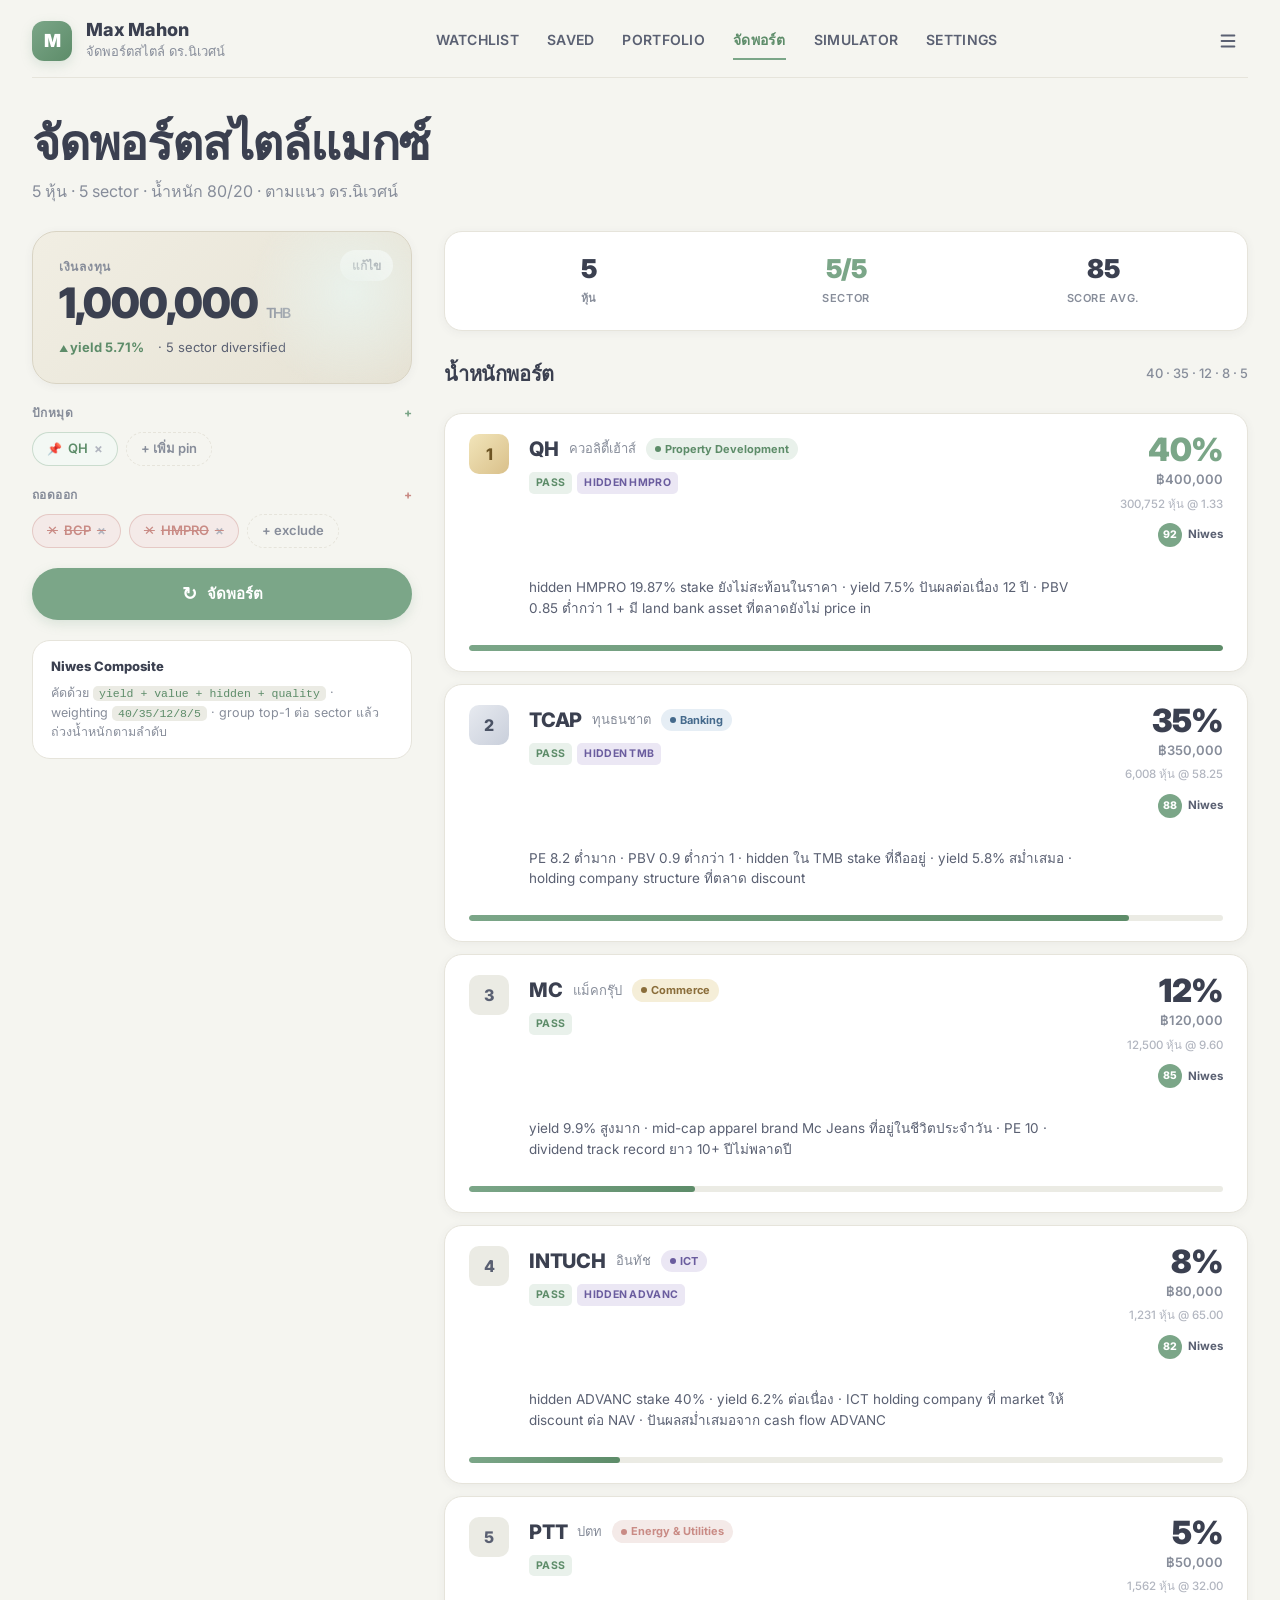
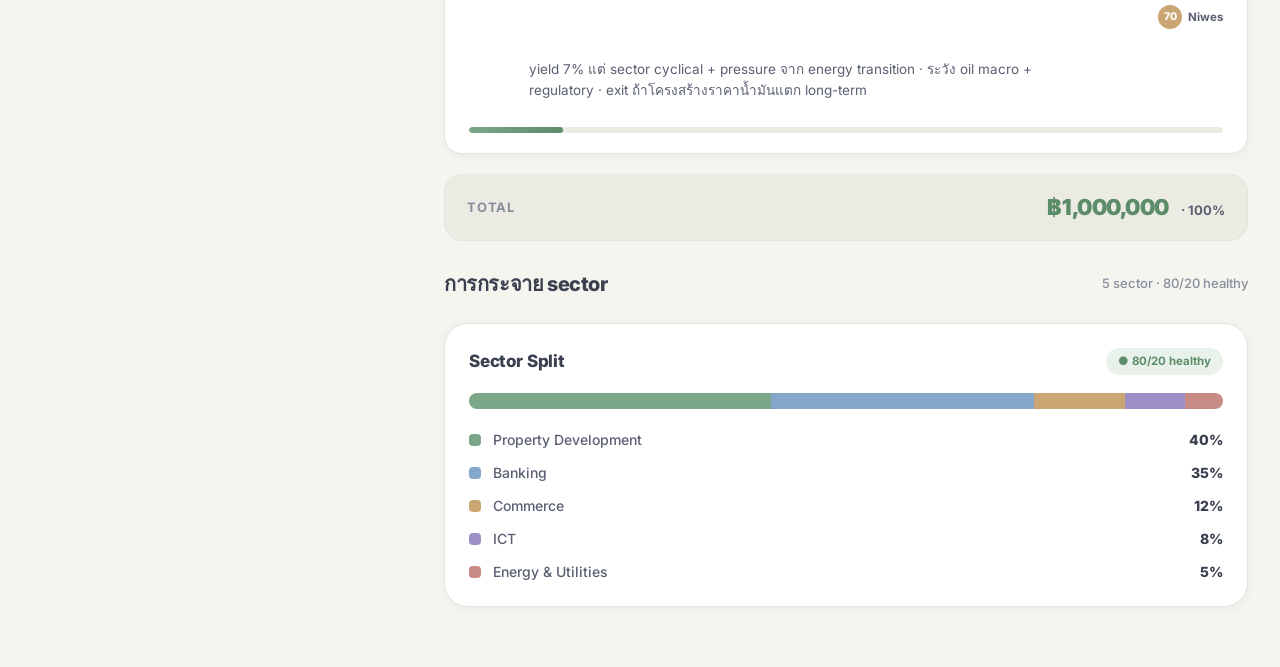
<file: _archive/2026-10/mockup/portfolio-builder-robinhood-desktop.html>
<!doctype html>
<html lang="th">
<head>
<meta charset="utf-8">
<meta name="viewport" content="width=device-width,initial-scale=1">
<title>Max Mahon — Portfolio Builder (Desktop)</title>
<!--
  DESKTOP MOCKUP — จัดพอร์ตสไตล์แมกซ์
  Design decisions (intentional deviations from mobile):
  1. Top bar split into 3 zones (brand / nav tabs / settings icon) — mobile has brand + hamburger only
  2. Headline h1 scales 30px → 48px (room to breathe on 1440px)
  3. 2-column layout (380px left / fluid right) — collapses to 1-column <1100px
  4. Position cards stay full-width single-column LIST (not grid-3) — financial data density + reason paragraph benefits from horizontal space
  5. Dropped: bottom nav (desktop uses top nav tabs instead), quick-row toggle (no space economy pressure), warning banner (same hidden default), total-bar + algo blocks (folded into algo-foot under submit button)
  6. Tokens VERBATIM from mobile — no color drift, light/dark parity preserved
-->
<link rel="preconnect" href="https://fonts.googleapis.com">
<link rel="preconnect" href="https://fonts.gstatic.com" crossorigin>
<link href="https://fonts.googleapis.com/css2?family=Inter:wght@400;500;600;700;800;900&display=swap" rel="stylesheet">
<style>
  :root{
    /* === PRIMITIVE (raw swatches — don't use in components) === */
    --sage-500:#7ba688;  --sage-600:#5d8c69;
    --rose-500:#c98b85;
    --wheat-500:#caa673;
    --lavender-500:#9d90c7;
    --slate-blue-500:#84a8c9;

    /* === SEMANTIC — LIGHT MODE DEFAULTS === */
    /* Background */
    --bg-base:#f5f5f0;
    --bg-outside:#e8e6dd;
    --bg-surface:#ffffff;
    --bg-surface-2:#ebebe4;
    --bg-elevated-start:#f1eee3;
    --bg-elevated-end:#e6e2d4;
    --bg-elevated-border:#d9d4c4;
    --btn-on-elevated:rgba(255,255,255,.75);

    /* Text */
    --fg-primary:#3b4050;
    --fg-secondary:#5a6072;
    --fg-dim:#878d9a;
    --fg-mute:#b2b6c0;

    /* Borders */
    --border-subtle:#e6e4db;
    --border-strong:#d1cec1;

    /* Accent: positive (sage) */
    --c-positive:var(--sage-500);
    --c-positive-strong:var(--sage-600);
    --c-positive-soft:#e9f1eb;
    --c-positive-tint:#f3f8f4;
    --c-positive-border:rgba(123,166,136,.35);

    /* Accent: negative (rose) */
    --c-negative:var(--rose-500);
    --c-negative-soft:#f4eae8;
    --c-negative-border:rgba(201,139,133,.35);

    /* Accent: warn (wheat) */
    --c-warn:var(--wheat-500);
    --c-warn-soft:#f5eed8;
    --c-warn-fg:#8a6d3a;
    --c-warn-border:rgba(202,166,115,.3);

    /* Accent: info (slate-blue) */
    --c-info:var(--slate-blue-500);
    --c-info-soft:#e6eef5;
    --c-info-fg:#456a8c;

    /* Accent: purple (lavender) */
    --c-purple:var(--lavender-500);
    --c-purple-soft:#ebe7f4;
    --c-purple-fg:#6a5c9e;

    /* Rank medals */
    --rank-gold-start:#f2e5ba;
    --rank-gold-end:#d9c08a;
    --rank-gold-fg:#6d5524;
    --rank-silver-start:#e7eaf0;
    --rank-silver-end:#c9cfdb;
    --rank-silver-fg:#4a5264;

    /* Shadows */
    --shadow-card:0 2px 10px rgba(60,66,82,.06);
    --shadow-elevated:0 8px 24px rgba(60,66,82,.08);
    --shadow-accent-positive:0 4px 12px rgba(123,166,136,.22);
    --shadow-toggle:0 2px 6px rgba(60,66,82,.12);

    /* Misc */
    --radius:18px;
    --radius-lg:24px;
    --tap:48px;
    --font:'Inter','SF Pro Display',-apple-system,system-ui,sans-serif;

    /* Legacy aliases (kept for minimal-change rules) */
    --bg:var(--bg-base);
    --surface:var(--bg-surface);
    --surface-2:var(--bg-surface-2);
    --border:var(--border-subtle);
    --text:var(--fg-primary);
    --text-2:var(--fg-secondary);
    --dim:var(--fg-dim);
    --mute:var(--fg-mute);
    --green:var(--c-positive);
    --green-dark:var(--c-positive-strong);
    --green-soft:var(--c-positive-soft);
    --green-tint:var(--c-positive-tint);
    --red:var(--c-negative);
    --red-soft:var(--c-negative-soft);
    --amber:var(--c-warn);
    --amber-soft:var(--c-warn-soft);
    --purple:var(--c-purple);
    --blue:var(--c-info);
  }

  @media (prefers-color-scheme:dark){
    :root{
      /* Background */
      --bg-base:#1c1f25;
      --bg-outside:#0f1115;
      --bg-surface:#262a32;
      --bg-surface-2:#2f343d;
      --bg-elevated-start:#2a2f38;
      --bg-elevated-end:#353b45;
      --bg-elevated-border:#3d434e;
      --btn-on-elevated:rgba(255,255,255,.08);

      /* Text */
      --fg-primary:#e4e6eb;
      --fg-secondary:#b3b7c1;
      --fg-dim:#838896;
      --fg-mute:#5b606c;

      /* Borders */
      --border-subtle:#373c46;
      --border-strong:#4b5160;

      /* Accent soft variants — alpha-based for dark */
      --c-positive-soft:rgba(123,166,136,.14);
      --c-positive-tint:rgba(123,166,136,.07);
      --c-positive-border:rgba(123,166,136,.4);
      --c-negative-soft:rgba(201,139,133,.14);
      --c-negative-border:rgba(201,139,133,.4);
      --c-warn-soft:rgba(202,166,115,.16);
      --c-warn-fg:#d9b87f;
      --c-warn-border:rgba(202,166,115,.35);
      --c-info-soft:rgba(132,168,201,.14);
      --c-info-fg:#a8c2d9;
      --c-purple-soft:rgba(157,144,199,.14);
      --c-purple-fg:#c1b6e0;

      /* Rank medals — inverse */
      --rank-gold-start:#4d421e;
      --rank-gold-end:#6a5a2e;
      --rank-gold-fg:#e8d49a;
      --rank-silver-start:#363c4a;
      --rank-silver-end:#474e5f;
      --rank-silver-fg:#c9cfdb;

      /* Shadows — darker env */
      --shadow-card:0 2px 10px rgba(0,0,0,.28);
      --shadow-elevated:0 8px 24px rgba(0,0,0,.38);
      --shadow-accent-positive:0 4px 12px rgba(123,166,136,.28);
      --shadow-toggle:0 2px 6px rgba(0,0,0,.35);
    }
  }

  *,*::before,*::after{box-sizing:border-box}
  html,body{margin:0;padding:0;background:var(--bg-base);color:var(--fg-primary);font-family:var(--font);font-size:16px;line-height:1.5;-webkit-font-smoothing:antialiased}

  .app-desktop{max-width:1440px;margin:0 auto;padding:0 32px}

  /* === TOP APP HEADER === */
  .app-header{
    display:grid;grid-template-columns:auto 1fr auto;align-items:center;gap:40px;
    padding:20px 0 16px;border-bottom:1px solid var(--border-subtle);
  }
  .app-header .brand{display:flex;align-items:center;gap:14px}
  .app-header .mark{
    width:40px;height:40px;border-radius:12px;
    background:linear-gradient(135deg,var(--c-positive),var(--c-positive-strong));
    display:grid;place-items:center;color:#fff;font-weight:900;font-size:18px;
    box-shadow:var(--shadow-accent-positive);
  }
  .app-header .name{font-weight:800;font-size:18px;letter-spacing:-.01em;line-height:1.1}
  .app-header .sub{font-size:13px;color:var(--fg-dim);margin-top:2px}

  .app-header nav{display:flex;gap:28px;justify-content:center}
  .app-header nav a{
    color:var(--fg-secondary);text-decoration:none;font-size:14px;font-weight:600;
    padding:8px 0;border-bottom:2px solid transparent;letter-spacing:.02em;
  }
  .app-header nav a:hover{color:var(--fg-primary)}
  .app-header nav a.active{color:var(--c-positive-strong);border-bottom-color:var(--c-positive)}

  .app-header .icon-btn{
    width:40px;height:40px;border-radius:50%;border:0;background:transparent;
    display:grid;place-items:center;cursor:pointer;color:var(--fg-secondary);
  }
  .app-header .icon-btn:hover{background:var(--bg-surface-2)}

  /* === HEADLINE === */
  .headline{padding:40px 0 28px}
  .headline h1{margin:0;font-size:48px;font-weight:900;letter-spacing:-.025em;line-height:1.05}
  .headline p{margin:10px 0 0;color:var(--fg-dim);font-size:16px}

  /* === 2-COLUMN LAYOUT === */
  .cols{display:grid;grid-template-columns:380px 1fr;gap:32px;padding-bottom:60px}
  @media (max-width:1100px){.cols{grid-template-columns:1fr}}

  /* ========== LEFT COLUMN ========== */
  .left-col{display:flex;flex-direction:column;gap:20px}

  /* Capital card */
  .capital-card{
    padding:26px;border-radius:var(--radius-lg);
    background:linear-gradient(135deg,var(--bg-elevated-start) 0%,var(--bg-elevated-end) 100%);
    color:var(--fg-primary);position:relative;overflow:hidden;
    box-shadow:var(--shadow-card);
    border:1px solid var(--bg-elevated-border);
  }
  .capital-card::after{
    content:'';position:absolute;right:-40px;top:-40px;width:200px;height:200px;
    background:radial-gradient(circle,var(--c-positive-soft) 0%,transparent 70%);filter:blur(4px);
  }
  .capital-card .lbl{font-size:12px;color:var(--fg-dim);letter-spacing:.06em;text-transform:uppercase;font-weight:600}
  .capital-card .amt{
    font-size:42px;font-weight:900;letter-spacing:-.03em;margin-top:6px;line-height:1;
    display:flex;align-items:baseline;gap:8px;color:var(--fg-primary);
  }
  .capital-card .amt .thb{font-size:14px;color:var(--fg-dim);font-weight:600}
  .capital-card .meta{margin-top:14px;display:flex;gap:14px;color:var(--fg-secondary);font-size:13px;flex-wrap:wrap}
  .capital-card .meta .up{color:var(--c-positive-strong);font-weight:700}
  .capital-card .meta .up::before{content:'▲ ';font-size:9px}
  .capital-card .edit{
    position:absolute;top:18px;right:18px;color:var(--fg-secondary);background:var(--btn-on-elevated);
    border:0;padding:6px 12px;border-radius:999px;font-size:12px;font-weight:600;cursor:pointer;
  }

  /* Chip sections */
  .chip-section{padding:0}
  .chip-title{
    font-size:12px;color:var(--fg-dim);font-weight:700;letter-spacing:.04em;text-transform:uppercase;
    margin-bottom:10px;display:flex;align-items:center;justify-content:space-between;
  }
  .chip-row{display:flex;flex-wrap:wrap;gap:8px}
  .chip{
    display:inline-flex;align-items:center;gap:6px;height:34px;padding:0 14px;border-radius:999px;
    font-size:13px;font-weight:600;background:var(--bg-surface);border:1px solid var(--border-subtle);color:var(--fg-secondary);
  }
  .chip .x{color:var(--fg-mute);cursor:pointer;font-weight:700}
  .chip.pin{background:var(--c-positive-tint);border-color:var(--c-positive-border);color:var(--c-positive-strong)}
  .chip.pin::before{content:'📌';font-size:12px}
  .chip.exc{background:var(--c-negative-soft);border-color:var(--c-negative-border);color:var(--c-negative);text-decoration:line-through}
  .chip.exc::before{content:'✕'}
  .chip.add{border-style:dashed;color:var(--fg-dim);cursor:pointer;background:transparent}

  /* Submit button */
  .run-btn{
    padding:14px 20px;border-radius:999px;background:var(--c-positive);color:#fff;border:0;
    font-weight:700;font-size:15px;cursor:pointer;min-height:var(--tap);
    box-shadow:var(--shadow-accent-positive);
    display:inline-flex;align-items:center;justify-content:center;gap:10px;width:100%;
  }
  .run-btn:hover{background:var(--c-positive-strong)}
  .run-btn:active{transform:translateY(1px)}
  .run-btn::before{content:'↻';font-size:18px}

  /* Algo footer (under submit) */
  .algo-foot{
    padding:16px 18px;border-radius:var(--radius);
    background:var(--bg-surface);border:1px solid var(--border-subtle);
  }
  .algo-foot h5{margin:0 0 6px;font-size:13px;font-weight:800;color:var(--fg-primary)}
  .algo-foot p{margin:0;color:var(--fg-dim);font-size:12.5px;line-height:1.55}
  .algo-foot code{
    background:var(--bg-surface-2);padding:1px 6px;border-radius:5px;font-size:11.5px;
    color:var(--c-positive-strong);font-family:'SF Mono',ui-monospace,Consolas,monospace;
  }

  /* ========== RIGHT COLUMN ========== */
  .right-col{display:flex;flex-direction:column;gap:20px;min-width:0}

  /* Summary strip */
  .summary-strip{
    padding:20px;border-radius:var(--radius);
    background:var(--bg-surface);border:1px solid var(--border-subtle);
    display:grid;grid-template-columns:repeat(3,1fr);gap:10px;
    box-shadow:var(--shadow-card);
  }
  .summary-cell{text-align:center;padding:4px 0}
  .summary-cell .v{font-size:26px;font-weight:900;letter-spacing:-.02em;line-height:1}
  .summary-cell .l{font-size:11px;color:var(--fg-dim);font-weight:600;text-transform:uppercase;letter-spacing:.06em;margin-top:8px}
  .summary-cell .v.up{color:var(--c-positive)}

  /* Section header (for right column inline) */
  .sec-h{display:flex;align-items:center;justify-content:space-between;padding:8px 0 4px}
  .sec-h h3{margin:0;font-size:20px;font-weight:800;letter-spacing:-.02em}
  .sec-h .hint{font-size:13px;color:var(--fg-dim);font-weight:500}

  /* Position cards list */
  .pos-list{display:flex;flex-direction:column;gap:12px}
  .pos{
    background:var(--bg-surface);border:1px solid var(--border-subtle);border-radius:var(--radius);
    padding:20px 24px;display:grid;
    grid-template-columns:auto 2fr auto;gap:20px;align-items:start;
    box-shadow:var(--shadow-card);
  }
  .pos:hover{border-color:var(--border-strong)}
  .pos .rank{
    width:40px;height:40px;border-radius:10px;background:var(--bg-surface-2);
    display:grid;place-items:center;font-weight:800;font-size:16px;color:var(--fg-secondary);
  }
  .pos .rank.gold{background:linear-gradient(135deg,var(--rank-gold-start),var(--rank-gold-end));color:var(--rank-gold-fg)}
  .pos .rank.silver{background:linear-gradient(135deg,var(--rank-silver-start),var(--rank-silver-end));color:var(--rank-silver-fg)}

  .pos .body{min-width:0}
  .pos .row1{display:flex;align-items:center;gap:10px;flex-wrap:wrap}
  .pos .sym{font-weight:800;font-size:20px;letter-spacing:-.01em}
  .pos .th-name{color:var(--fg-dim);font-size:13px}
  .pos .sector{
    display:inline-flex;align-items:center;gap:4px;font-size:11px;font-weight:700;
    padding:3px 9px;border-radius:999px;
  }
  .pos .sector::before{content:'';width:6px;height:6px;border-radius:50%;background:currentColor}
  .s-prop{background:var(--c-positive-soft);color:var(--c-positive-strong)}
  .s-bank{background:var(--c-info-soft);color:var(--c-info-fg)}
  .s-comm{background:var(--c-warn-soft);color:var(--c-warn-fg)}
  .s-ict{background:var(--c-purple-soft);color:var(--c-purple-fg)}
  .s-nrg{background:var(--c-negative-soft);color:var(--c-negative)}

  .pos .tags{display:flex;gap:5px;flex-wrap:wrap;margin-top:8px}
  .pos .tag{
    font-size:10.5px;padding:3px 7px;border-radius:5px;background:var(--bg-surface-2);
    color:var(--fg-dim);font-weight:700;letter-spacing:.03em;text-transform:uppercase;
  }
  .pos .tag.hidden{background:var(--c-purple-soft);color:var(--c-purple-fg)}
  .pos .tag.pass{background:var(--c-positive-soft);color:var(--c-positive-strong)}

  .pos .reason{
    grid-column:2/3;font-size:13.5px;color:var(--fg-secondary);
    margin-top:10px;line-height:1.55;
  }

  .pos .weight-col{text-align:right;min-width:110px}
  .pos .weight-num{font-size:32px;font-weight:900;letter-spacing:-.025em;line-height:1}
  .pos .weight-num.anchor{color:var(--c-positive)}
  .pos .weight-amt{font-size:13px;color:var(--fg-dim);font-weight:600;margin-top:4px}
  .pos .shares{font-size:11.5px;color:var(--fg-mute);font-weight:500;margin-top:6px}
  .pos .score{
    display:inline-flex;align-items:center;gap:6px;font-size:11.5px;font-weight:700;
    color:var(--fg-secondary);margin-top:10px;
  }
  .pos .score .s-dot{
    width:24px;height:24px;border-radius:50%;display:inline-grid;place-items:center;
    color:#fff;font-size:10.5px;font-weight:800;
  }
  .pos .score .s-dot.a{background:var(--c-positive)}
  .pos .score .s-dot.b{background:var(--c-warn)}

  .pos .w-track{
    grid-column:1/-1;height:6px;background:var(--bg-surface-2);border-radius:999px;
    overflow:hidden;margin-top:6px;
  }
  .pos .w-track > i{
    display:block;height:100%;border-radius:999px;
    background:linear-gradient(90deg,var(--c-positive),var(--c-positive-strong));
  }

  /* Diversification panel */
  .diversify{
    padding:24px;background:var(--bg-surface);border:1px solid var(--border-subtle);
    border-radius:var(--radius-lg);box-shadow:var(--shadow-card);
  }
  .dv-head{display:flex;justify-content:space-between;align-items:center;margin-bottom:18px}
  .dv-head h4{margin:0;font-size:17px;font-weight:800;letter-spacing:-.01em}
  .dv-head .badge{
    font-size:11.5px;font-weight:700;padding:5px 12px;border-radius:999px;
    background:var(--c-positive-soft);color:var(--c-positive-strong);
  }

  .seg-bar{
    display:flex;height:16px;border-radius:8px;overflow:hidden;margin-bottom:20px;
    box-shadow:inset 0 1px 3px rgba(0,0,0,.08);
  }
  .seg{height:100%}

  .dv-legend{display:flex;flex-direction:column;gap:12px}
  .lg-row{display:flex;align-items:center;gap:12px}
  .lg-dot{width:12px;height:12px;border-radius:4px;flex:0 0 12px}
  .lg-label{flex:1;font-size:14px;color:var(--fg-secondary);font-weight:500}
  .lg-val{font-size:14px;font-weight:800;letter-spacing:-.01em}

  /* Total strip */
  .total-bar{
    padding:16px 22px;border-radius:var(--radius);
    background:var(--bg-surface-2);color:var(--fg-primary);border:1px solid var(--border-subtle);
    display:flex;align-items:center;justify-content:space-between;font-weight:700;
  }
  .total-bar .l{font-size:13px;color:var(--fg-dim);letter-spacing:.06em;text-transform:uppercase}
  .total-bar .v{font-size:22px;font-weight:900;letter-spacing:-.02em;color:var(--c-positive-strong)}
  .total-bar .v2{font-size:13px;color:var(--fg-secondary);margin-left:8px}

</style>
</head>
<body>

<div class="app-desktop">

  <!-- TOP APP HEADER -->
  <header class="app-header">
    <div class="brand">
      <div class="mark">M</div>
      <div>
        <div class="name">Max Mahon</div>
        <div class="sub">จัดพอร์ตสไตล์ ดร.นิเวศน์</div>
      </div>
    </div>
    <nav>
      <a href="#">WATCHLIST</a>
      <a href="#">SAVED</a>
      <a href="#">PORTFOLIO</a>
      <a href="#" class="active">จัดพอร์ต</a>
      <a href="#">SIMULATOR</a>
      <a href="#">SETTINGS</a>
    </nav>
    <button class="icon-btn" aria-label="menu">
      <svg width="22" height="22" viewBox="0 0 24 24" fill="none"><path d="M5 12h14M5 6h14M5 18h14" stroke="currentColor" stroke-width="2" stroke-linecap="round"/></svg>
    </button>
  </header>

  <!-- HEADLINE -->
  <section class="headline">
    <h1>จัดพอร์ตสไตล์แมกซ์</h1>
    <p>5 หุ้น · 5 sector · น้ำหนัก 80/20 · ตามแนว ดร.นิเวศน์</p>
  </section>

  <!-- 2-COLUMN LAYOUT -->
  <div class="cols">

    <!-- ===== LEFT COLUMN ===== -->
    <aside class="left-col">

      <!-- Capital card -->
      <div class="capital-card">
        <div class="lbl">เงินลงทุน</div>
        <div class="amt">1,000,000<span class="thb">THB</span></div>
        <div class="meta">
          <span class="up">yield 5.71%</span>
          <span>· 5 sector diversified</span>
        </div>
        <button class="edit">แก้ไข</button>
      </div>

      <!-- Pin chips -->
      <div class="chip-section">
        <div class="chip-title">ปักหมุด <span style="color:var(--c-positive)">+</span></div>
        <div class="chip-row">
          <span class="chip pin">QH <span class="x">×</span></span>
          <span class="chip add">+ เพิ่ม pin</span>
        </div>
      </div>

      <!-- Exclude chips -->
      <div class="chip-section">
        <div class="chip-title">ถอดออก <span style="color:var(--c-negative)">+</span></div>
        <div class="chip-row">
          <span class="chip exc">BCP <span class="x">×</span></span>
          <span class="chip exc">HMPRO <span class="x">×</span></span>
          <span class="chip add">+ exclude</span>
        </div>
      </div>

      <!-- Submit -->
      <button class="run-btn">จัดพอร์ต</button>

      <!-- Algo footer -->
      <div class="algo-foot">
        <h5>Niwes Composite</h5>
        <p>คัดด้วย <code>yield + value + hidden + quality</code> · weighting <code>40/35/12/8/5</code> · group top-1 ต่อ sector แล้วถ่วงน้ำหนักตามลำดับ</p>
      </div>

    </aside>

    <!-- ===== RIGHT COLUMN ===== -->
    <main class="right-col">

      <!-- Summary strip -->
      <div class="summary-strip">
        <div class="summary-cell">
          <div class="v">5</div>
          <div class="l">หุ้น</div>
        </div>
        <div class="summary-cell">
          <div class="v up">5/5</div>
          <div class="l">sector</div>
        </div>
        <div class="summary-cell">
          <div class="v">85</div>
          <div class="l">score avg.</div>
        </div>
      </div>

      <!-- Positions section -->
      <div class="sec-h">
        <h3>น้ำหนักพอร์ต</h3>
        <span class="hint">40 · 35 · 12 · 8 · 5</span>
      </div>

      <div class="pos-list">

        <!-- QH — rank 1 gold -->
        <div class="pos">
          <div class="rank gold">1</div>
          <div class="body">
            <div class="row1">
              <span class="sym">QH</span>
              <span class="th-name">ควอลิตี้เฮ้าส์</span>
              <span class="sector s-prop">Property Development</span>
            </div>
            <div class="tags">
              <span class="tag pass">PASS</span>
              <span class="tag hidden">Hidden HMPRO</span>
            </div>
          </div>
          <div class="weight-col">
            <div class="weight-num anchor">40%</div>
            <div class="weight-amt">฿400,000</div>
            <div class="shares">300,752 หุ้น @ 1.33</div>
            <div class="score"><span class="s-dot a">92</span> Niwes</div>
          </div>
          <div class="reason">
            hidden HMPRO 19.87% stake ยังไม่สะท้อนในราคา · yield 7.5% ปันผลต่อเนื่อง 12 ปี · PBV 0.85 ต่ำกว่า 1 + มี land bank asset ที่ตลาดยังไม่ price in
          </div>
          <div class="w-track"><i style="width:100%"></i></div>
        </div>

        <!-- TCAP — rank 2 silver -->
        <div class="pos">
          <div class="rank silver">2</div>
          <div class="body">
            <div class="row1">
              <span class="sym">TCAP</span>
              <span class="th-name">ทุนธนชาต</span>
              <span class="sector s-bank">Banking</span>
            </div>
            <div class="tags">
              <span class="tag pass">PASS</span>
              <span class="tag hidden">Hidden TMB</span>
            </div>
          </div>
          <div class="weight-col">
            <div class="weight-num">35%</div>
            <div class="weight-amt">฿350,000</div>
            <div class="shares">6,008 หุ้น @ 58.25</div>
            <div class="score"><span class="s-dot a">88</span> Niwes</div>
          </div>
          <div class="reason">
            PE 8.2 ต่ำมาก · PBV 0.9 ต่ำกว่า 1 · hidden ใน TMB stake ที่ถืออยู่ · yield 5.8% สม่ำเสมอ · holding company structure ที่ตลาด discount
          </div>
          <div class="w-track"><i style="width:87.5%"></i></div>
        </div>

        <!-- MC — rank 3 -->
        <div class="pos">
          <div class="rank">3</div>
          <div class="body">
            <div class="row1">
              <span class="sym">MC</span>
              <span class="th-name">แม็คกรุ๊ป</span>
              <span class="sector s-comm">Commerce</span>
            </div>
            <div class="tags">
              <span class="tag pass">PASS</span>
            </div>
          </div>
          <div class="weight-col">
            <div class="weight-num">12%</div>
            <div class="weight-amt">฿120,000</div>
            <div class="shares">12,500 หุ้น @ 9.60</div>
            <div class="score"><span class="s-dot a">85</span> Niwes</div>
          </div>
          <div class="reason">
            yield 9.9% สูงมาก · mid-cap apparel brand Mc Jeans ที่อยู่ในชีวิตประจำวัน · PE 10 · dividend track record ยาว 10+ ปีไม่พลาดปี
          </div>
          <div class="w-track"><i style="width:30%"></i></div>
        </div>

        <!-- INTUCH — rank 4 -->
        <div class="pos">
          <div class="rank">4</div>
          <div class="body">
            <div class="row1">
              <span class="sym">INTUCH</span>
              <span class="th-name">อินทัช</span>
              <span class="sector s-ict">ICT</span>
            </div>
            <div class="tags">
              <span class="tag pass">PASS</span>
              <span class="tag hidden">Hidden ADVANC</span>
            </div>
          </div>
          <div class="weight-col">
            <div class="weight-num">8%</div>
            <div class="weight-amt">฿80,000</div>
            <div class="shares">1,231 หุ้น @ 65.00</div>
            <div class="score"><span class="s-dot a">82</span> Niwes</div>
          </div>
          <div class="reason">
            hidden ADVANC stake 40% · yield 6.2% ต่อเนื่อง · ICT holding company ที่ market ให้ discount ต่อ NAV · ปันผลสม่ำเสมอจาก cash flow ADVANC
          </div>
          <div class="w-track"><i style="width:20%"></i></div>
        </div>

        <!-- PTT — rank 5 -->
        <div class="pos">
          <div class="rank">5</div>
          <div class="body">
            <div class="row1">
              <span class="sym">PTT</span>
              <span class="th-name">ปตท</span>
              <span class="sector s-nrg">Energy &amp; Utilities</span>
            </div>
            <div class="tags">
              <span class="tag pass">PASS</span>
            </div>
          </div>
          <div class="weight-col">
            <div class="weight-num">5%</div>
            <div class="weight-amt">฿50,000</div>
            <div class="shares">1,562 หุ้น @ 32.00</div>
            <div class="score"><span class="s-dot b">70</span> Niwes</div>
          </div>
          <div class="reason">
            yield 7% แต่ sector cyclical + pressure จาก energy transition · ระวัง oil macro + regulatory · exit ถ้าโครงสร้างราคาน้ำมันแตก long-term
          </div>
          <div class="w-track"><i style="width:12.5%"></i></div>
        </div>

      </div>

      <!-- Total strip -->
      <div class="total-bar">
        <div class="l">Total</div>
        <div>
          <span class="v">฿1,000,000</span>
          <span class="v2">· 100%</span>
        </div>
      </div>

      <!-- Diversification -->
      <div class="sec-h">
        <h3>การกระจาย sector</h3>
        <span class="hint">5 sector · 80/20 healthy</span>
      </div>
      <div class="diversify">
        <div class="dv-head">
          <h4>Sector Split</h4>
          <span class="badge">● 80/20 healthy</span>
        </div>
        <div class="seg-bar">
          <div class="seg" style="width:40%;background:var(--c-positive)"></div>
          <div class="seg" style="width:35%;background:var(--c-info)"></div>
          <div class="seg" style="width:12%;background:var(--c-warn)"></div>
          <div class="seg" style="width:8%;background:var(--c-purple)"></div>
          <div class="seg" style="width:5%;background:var(--c-negative)"></div>
        </div>
        <div class="dv-legend">
          <div class="lg-row"><span class="lg-dot" style="background:var(--c-positive)"></span><span class="lg-label">Property Development</span><span class="lg-val">40%</span></div>
          <div class="lg-row"><span class="lg-dot" style="background:var(--c-info)"></span><span class="lg-label">Banking</span><span class="lg-val">35%</span></div>
          <div class="lg-row"><span class="lg-dot" style="background:var(--c-warn)"></span><span class="lg-label">Commerce</span><span class="lg-val">12%</span></div>
          <div class="lg-row"><span class="lg-dot" style="background:var(--c-purple)"></span><span class="lg-label">ICT</span><span class="lg-val">8%</span></div>
          <div class="lg-row"><span class="lg-dot" style="background:var(--c-negative)"></span><span class="lg-label">Energy &amp; Utilities</span><span class="lg-val">5%</span></div>
        </div>
      </div>

    </main>

  </div>

</div>

</body>
</html>
</file>
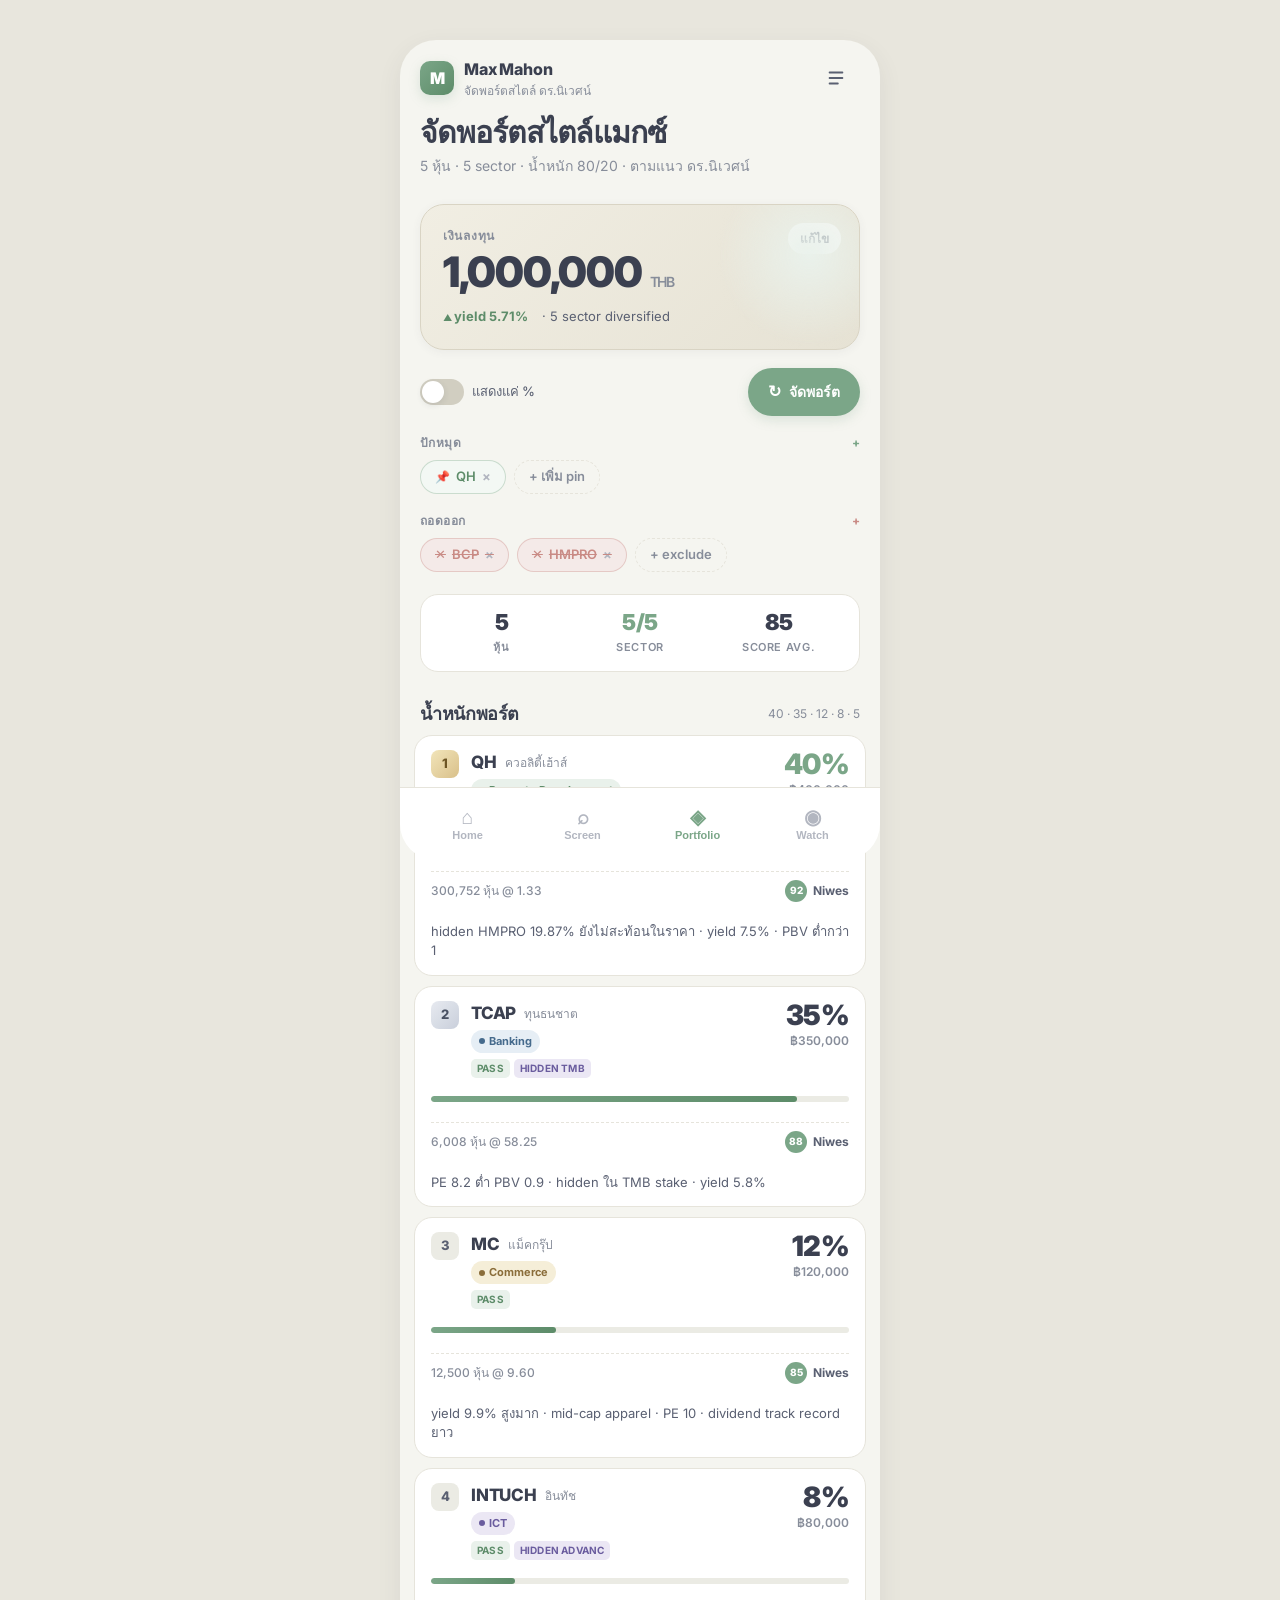
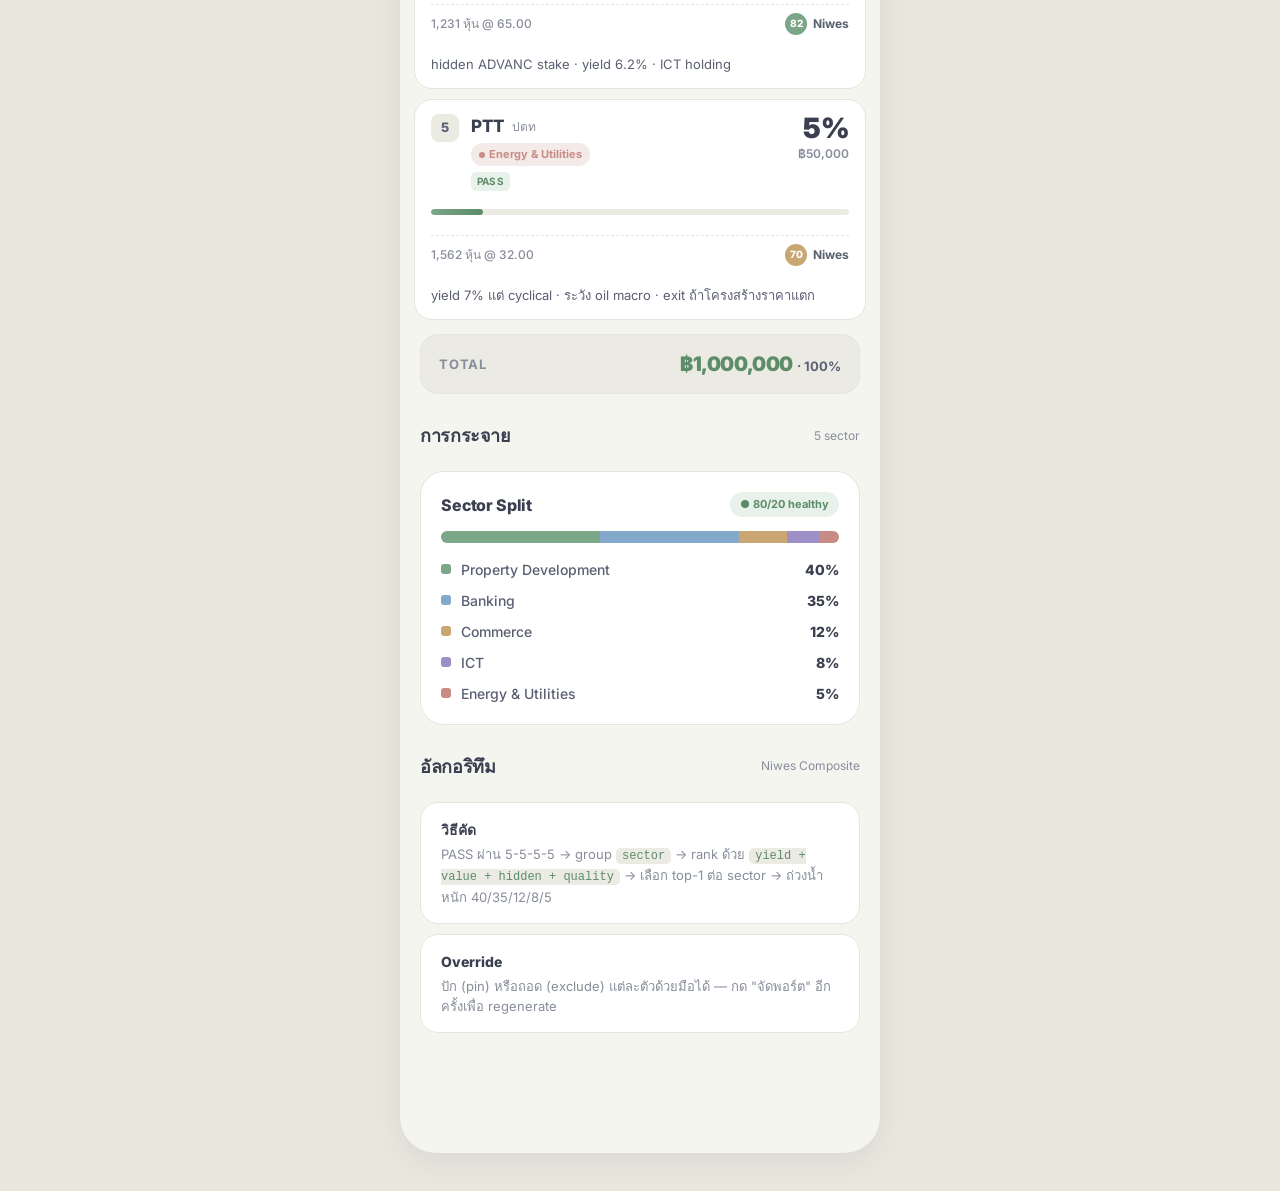
<file: _archive/2026-10/mockup/portfolio-builder-robinhood.html>
<!doctype html>
<html lang="th">
<head>
<meta charset="utf-8">
<meta name="viewport" content="width=device-width,initial-scale=1,viewport-fit=cover">
<title>Max Mahon — Portfolio Builder (Mobile)</title>
<link rel="preconnect" href="https://fonts.googleapis.com">
<link rel="preconnect" href="https://fonts.gstatic.com" crossorigin>
<link href="https://fonts.googleapis.com/css2?family=Inter:wght@400;500;600;700;800;900&display=swap" rel="stylesheet">
<style>
  :root{
    /* === PRIMITIVE (raw swatches — don't use in components) === */
    --sage-500:#7ba688;  --sage-600:#5d8c69;
    --rose-500:#c98b85;
    --wheat-500:#caa673;
    --lavender-500:#9d90c7;
    --slate-blue-500:#84a8c9;

    /* === SEMANTIC — LIGHT MODE DEFAULTS === */
    /* Background */
    --bg-base:#f5f5f0;
    --bg-outside:#e8e6dd;
    --bg-surface:#ffffff;
    --bg-surface-2:#ebebe4;
    --bg-elevated-start:#f1eee3;
    --bg-elevated-end:#e6e2d4;
    --bg-elevated-border:#d9d4c4;
    --btn-on-elevated:rgba(255,255,255,.75);

    /* Text */
    --fg-primary:#3b4050;
    --fg-secondary:#5a6072;
    --fg-dim:#878d9a;
    --fg-mute:#b2b6c0;

    /* Borders */
    --border-subtle:#e6e4db;
    --border-strong:#d1cec1;

    /* Accent: positive (sage) */
    --c-positive:var(--sage-500);
    --c-positive-strong:var(--sage-600);
    --c-positive-soft:#e9f1eb;
    --c-positive-tint:#f3f8f4;
    --c-positive-border:rgba(123,166,136,.35);

    /* Accent: negative (rose) */
    --c-negative:var(--rose-500);
    --c-negative-soft:#f4eae8;
    --c-negative-border:rgba(201,139,133,.35);

    /* Accent: warn (wheat) */
    --c-warn:var(--wheat-500);
    --c-warn-soft:#f5eed8;
    --c-warn-fg:#8a6d3a;
    --c-warn-border:rgba(202,166,115,.3);

    /* Accent: info (slate-blue) */
    --c-info:var(--slate-blue-500);
    --c-info-soft:#e6eef5;
    --c-info-fg:#456a8c;

    /* Accent: purple (lavender) */
    --c-purple:var(--lavender-500);
    --c-purple-soft:#ebe7f4;
    --c-purple-fg:#6a5c9e;

    /* Rank medals */
    --rank-gold-start:#f2e5ba;
    --rank-gold-end:#d9c08a;
    --rank-gold-fg:#6d5524;
    --rank-silver-start:#e7eaf0;
    --rank-silver-end:#c9cfdb;
    --rank-silver-fg:#4a5264;

    /* Shadows */
    --shadow-card:0 2px 10px rgba(60,66,82,.06);
    --shadow-elevated:0 8px 24px rgba(60,66,82,.08);
    --shadow-accent-positive:0 4px 12px rgba(123,166,136,.22);
    --shadow-toggle:0 2px 6px rgba(60,66,82,.12);

    /* Misc */
    --radius:18px;
    --radius-lg:24px;
    --tap:48px;
    --font:'Inter','SF Pro Display',-apple-system,system-ui,sans-serif;

    /* Legacy aliases (kept for minimal-change rules) */
    --bg:var(--bg-base);
    --surface:var(--bg-surface);
    --surface-2:var(--bg-surface-2);
    --border:var(--border-subtle);
    --text:var(--fg-primary);
    --text-2:var(--fg-secondary);
    --dim:var(--fg-dim);
    --mute:var(--fg-mute);
    --green:var(--c-positive);
    --green-dark:var(--c-positive-strong);
    --green-soft:var(--c-positive-soft);
    --green-tint:var(--c-positive-tint);
    --red:var(--c-negative);
    --red-soft:var(--c-negative-soft);
    --amber:var(--c-warn);
    --amber-soft:var(--c-warn-soft);
    --purple:var(--c-purple);
    --blue:var(--c-info);
  }

  @media (prefers-color-scheme:dark){
    :root{
      /* Background */
      --bg-base:#1c1f25;
      --bg-outside:#0f1115;
      --bg-surface:#262a32;
      --bg-surface-2:#2f343d;
      --bg-elevated-start:#2a2f38;
      --bg-elevated-end:#353b45;
      --bg-elevated-border:#3d434e;
      --btn-on-elevated:rgba(255,255,255,.08);

      /* Text */
      --fg-primary:#e4e6eb;
      --fg-secondary:#b3b7c1;
      --fg-dim:#838896;
      --fg-mute:#5b606c;

      /* Borders */
      --border-subtle:#373c46;
      --border-strong:#4b5160;

      /* Accent soft variants — alpha-based for dark */
      --c-positive-soft:rgba(123,166,136,.14);
      --c-positive-tint:rgba(123,166,136,.07);
      --c-positive-border:rgba(123,166,136,.4);
      --c-negative-soft:rgba(201,139,133,.14);
      --c-negative-border:rgba(201,139,133,.4);
      --c-warn-soft:rgba(202,166,115,.16);
      --c-warn-fg:#d9b87f;
      --c-warn-border:rgba(202,166,115,.35);
      --c-info-soft:rgba(132,168,201,.14);
      --c-info-fg:#a8c2d9;
      --c-purple-soft:rgba(157,144,199,.14);
      --c-purple-fg:#c1b6e0;

      /* Rank medals — inverse */
      --rank-gold-start:#4d421e;
      --rank-gold-end:#6a5a2e;
      --rank-gold-fg:#e8d49a;
      --rank-silver-start:#363c4a;
      --rank-silver-end:#474e5f;
      --rank-silver-fg:#c9cfdb;

      /* Shadows — darker env */
      --shadow-card:0 2px 10px rgba(0,0,0,.28);
      --shadow-elevated:0 8px 24px rgba(0,0,0,.38);
      --shadow-accent-positive:0 4px 12px rgba(123,166,136,.28);
      --shadow-toggle:0 2px 6px rgba(0,0,0,.35);
    }
  }
  *{box-sizing:border-box;-webkit-tap-highlight-color:transparent}
  html,body{margin:0;padding:0;background:var(--bg);color:var(--text);font-family:var(--font);font-size:16px;line-height:1.5;-webkit-font-smoothing:antialiased}

  .app{max-width:480px;margin:0 auto;min-height:100vh;background:var(--bg-base);padding-bottom:90px;position:relative}
  @media (min-width:900px){
    body{background:var(--bg-outside);padding:40px 0}
    .app{box-shadow:var(--shadow-elevated);border-radius:36px;overflow:hidden;background:var(--bg-base);margin:0 auto;max-width:480px}
  }

  /* TOP */
  .topbar{padding:14px 20px 10px;display:flex;align-items:center;justify-content:space-between;gap:8px}
  .top-brand{display:flex;align-items:center;gap:10px}
  .top-brand .mark{
    width:34px;height:34px;border-radius:10px;
    background:linear-gradient(135deg,var(--c-positive),var(--c-positive-strong));
    display:grid;place-items:center;color:#fff;font-weight:900;font-size:16px;
    box-shadow:var(--shadow-accent-positive);
  }
  .top-brand .name{font-weight:800;letter-spacing:-.01em;font-size:16px}
  .top-brand .sub{font-size:12px;color:var(--dim);margin-top:1px}
  .icon-btn{
    width:var(--tap);height:var(--tap);border-radius:50%;border:0;background:transparent;
    display:grid;place-items:center;cursor:pointer;color:var(--text-2);
  }
  .icon-btn:active{background:var(--surface-2)}

  /* HEADLINE */
  .headline{padding:4px 20px 12px}
  .headline h1{margin:0;font-size:30px;font-weight:900;letter-spacing:-.025em;line-height:1.1}
  .headline p{margin:6px 0 0;color:var(--dim);font-size:14px}

  /* CAPITAL CARD */
  .capital-card{
    margin:16px 20px 0;padding:22px;border-radius:var(--radius-lg);
    background:linear-gradient(135deg,var(--bg-elevated-start) 0%,var(--bg-elevated-end) 100%);
    color:var(--fg-primary);position:relative;overflow:hidden;
    box-shadow:var(--shadow-card);
    border:1px solid var(--bg-elevated-border);
  }
  .capital-card::after{
    content:'';position:absolute;right:-40px;top:-40px;width:180px;height:180px;
    background:radial-gradient(circle,var(--c-positive-soft) 0%,transparent 70%);filter:blur(4px);
  }
  .capital-card .lbl{font-size:12px;color:var(--fg-dim);letter-spacing:.06em;text-transform:uppercase;font-weight:600}
  .capital-card .amt{font-size:42px;font-weight:900;letter-spacing:-.03em;margin-top:6px;line-height:1;display:flex;align-items:baseline;gap:8px;color:var(--fg-primary)}
  .capital-card .amt .thb{font-size:14px;color:var(--fg-dim);font-weight:600}
  .capital-card .meta{margin-top:14px;display:flex;gap:14px;color:var(--fg-secondary);font-size:13px}
  .capital-card .meta .up{color:var(--c-positive-strong);font-weight:700}
  .capital-card .meta .up::before{content:'▲ ';font-size:9px}
  .capital-card .edit{
    position:absolute;top:18px;right:18px;color:var(--fg-secondary);background:var(--btn-on-elevated);
    border:0;padding:6px 12px;border-radius:999px;font-size:12px;font-weight:600;cursor:pointer;
  }

  /* Quick toggle strip */
  .quick-row{padding:18px 20px 0;display:flex;justify-content:space-between;align-items:center}
  .quick-row .swtoggle{display:flex;gap:8px;align-items:center;font-size:13px;color:var(--text-2);font-weight:500}
  .swtoggle input{display:none}
  .swtoggle .track{width:44px;height:26px;background:var(--border-strong);border-radius:999px;position:relative;transition:.2s}
  .swtoggle .thumb{position:absolute;top:2px;left:2px;width:22px;height:22px;background:#fff;border-radius:50%;box-shadow:var(--shadow-toggle);transition:.2s}
  .swtoggle input:checked + .track{background:var(--c-positive)}
  .swtoggle input:checked + .track .thumb{left:20px}
  .run-btn{
    padding:12px 20px;border-radius:999px;background:var(--c-positive);color:#fff;border:0;
    font-weight:700;font-size:14px;cursor:pointer;min-height:var(--tap);box-shadow:var(--shadow-accent-positive);
    display:inline-flex;align-items:center;gap:8px;
  }
  .run-btn:active{transform:translateY(1px)}
  .run-btn::before{content:'↻';font-size:16px}

  /* CHIPS */
  .chip-section{padding:18px 20px 0}
  .chip-title{font-size:12px;color:var(--dim);font-weight:700;letter-spacing:.04em;text-transform:uppercase;margin-bottom:8px;display:flex;align-items:center;justify-content:space-between}
  .chip-row{display:flex;flex-wrap:wrap;gap:8px}
  .chip{
    display:inline-flex;align-items:center;gap:6px;height:34px;padding:0 14px;border-radius:999px;
    font-size:13px;font-weight:600;background:var(--surface);border:1px solid var(--border);color:var(--text-2);
  }
  .chip .x{color:var(--mute);cursor:pointer;font-weight:700}
  .chip.pin{background:var(--c-positive-tint);border-color:var(--c-positive-border);color:var(--c-positive-strong)}
  .chip.pin::before{content:'📌';font-size:12px}
  .chip.exc{background:var(--c-negative-soft);border-color:var(--c-negative-border);color:var(--c-negative);text-decoration:line-through}
  .chip.exc::before{content:'✕'}
  .chip.add{border-style:dashed;color:var(--fg-dim);cursor:pointer;background:transparent}

  /* WARNING */
  .warn{
    margin:14px 20px 0;display:none;align-items:flex-start;gap:10px;padding:12px 14px;
    background:var(--c-warn-soft);border-radius:12px;color:var(--c-warn-fg);font-size:13px;border:1px solid var(--c-warn-border);
  }

  /* SUMMARY STRIP */
  .summary-strip{
    margin:22px 20px 0;padding:16px;border-radius:var(--radius);
    background:var(--surface);border:1px solid var(--border);
    display:grid;grid-template-columns:repeat(3,1fr);gap:10px;
  }
  .summary-cell{text-align:center}
  .summary-cell .v{font-size:22px;font-weight:900;letter-spacing:-.02em;line-height:1}
  .summary-cell .l{font-size:11px;color:var(--dim);font-weight:600;text-transform:uppercase;letter-spacing:.06em;margin-top:6px}
  .summary-cell .v.up{color:var(--green)}

  /* SECTION TITLE */
  .sec-h{display:flex;align-items:center;justify-content:space-between;padding:28px 20px 8px}
  .sec-h h3{margin:0;font-size:18px;font-weight:800;letter-spacing:-.02em}
  .sec-h .hint{font-size:12px;color:var(--dim)}

  /* POSITION CARDS */
  .pos-list{padding:0 14px;display:flex;flex-direction:column;gap:10px}
  .pos{
    background:var(--surface);border:1px solid var(--border);border-radius:var(--radius);padding:14px 16px;
    display:grid;grid-template-columns:auto 1fr auto;gap:12px;align-items:flex-start;min-height:76px;
  }
  .pos:active{background:var(--surface-2)}
  .pos .rank{
    width:28px;height:28px;border-radius:8px;background:var(--surface-2);display:grid;place-items:center;
    font-weight:800;font-size:13px;color:var(--text-2);
  }
  .pos .rank.gold{background:linear-gradient(135deg,var(--rank-gold-start),var(--rank-gold-end));color:var(--rank-gold-fg)}
  .pos .rank.silver{background:linear-gradient(135deg,var(--rank-silver-start),var(--rank-silver-end));color:var(--rank-silver-fg)}
  .pos .body{min-width:0}
  .pos .row1{display:flex;align-items:center;gap:8px;flex-wrap:wrap}
  .pos .sym{font-weight:800;font-size:17px;letter-spacing:-.01em}
  .pos .th-name{color:var(--dim);font-size:12px}
  .pos .sector{
    display:inline-flex;align-items:center;gap:4px;font-size:11px;font-weight:700;padding:3px 8px;border-radius:999px;
  }
  .pos .sector::before{content:'';width:6px;height:6px;border-radius:50%;background:currentColor}
  .s-prop{background:var(--c-positive-soft);color:var(--c-positive-strong)}
  .s-bank{background:var(--c-info-soft);color:var(--c-info-fg)}
  .s-comm{background:var(--c-warn-soft);color:var(--c-warn-fg)}
  .s-ict{background:var(--c-purple-soft);color:var(--c-purple-fg)}
  .s-nrg{background:var(--c-negative-soft);color:var(--c-negative)}

  .pos .tags{display:flex;gap:4px;flex-wrap:wrap;margin-top:6px}
  .pos .tag{font-size:10px;padding:2px 6px;border-radius:5px;background:var(--bg-surface-2);color:var(--fg-dim);font-weight:700;letter-spacing:.02em;text-transform:uppercase}
  .pos .tag.hidden{background:var(--c-purple-soft);color:var(--c-purple-fg)}
  .pos .tag.pass{background:var(--c-positive-soft);color:var(--c-positive-strong)}

  .pos .weight-col{text-align:right;min-width:88px}
  .pos .weight-num{font-size:28px;font-weight:900;letter-spacing:-.025em;line-height:1}
  .pos .weight-num.anchor{color:var(--green)}
  .pos .weight-amt{font-size:12px;color:var(--dim);font-weight:600;margin-top:3px}

  .pos .w-track{grid-column:1/-1;height:6px;background:var(--surface-2);border-radius:999px;overflow:hidden;margin-top:6px}
  .pos .w-track > i{display:block;height:100%;background:linear-gradient(90deg,var(--green),var(--green-dark));border-radius:999px}

  .pos .foot{grid-column:1/-1;display:flex;justify-content:space-between;align-items:center;margin-top:8px;padding-top:8px;border-top:1px dashed var(--border)}
  .pos .shares{font-size:12px;color:var(--dim);font-weight:500}
  .pos .score{display:inline-flex;align-items:center;gap:6px;font-size:12px;font-weight:700;color:var(--text-2)}
  .pos .score .s-dot{width:22px;height:22px;border-radius:50%;display:inline-grid;place-items:center;color:#fff;font-size:10px;font-weight:800}
  .pos .score .s-dot.a{background:var(--green)}
  .pos .score .s-dot.b{background:var(--amber)}

  .pos .reason{grid-column:1/-1;font-size:13px;color:var(--text-2);margin-top:8px;line-height:1.5}

  /* TOTAL BAR */
  .total-bar{
    margin:14px 20px 0;padding:14px 18px;border-radius:var(--radius);
    background:var(--surface-2);color:var(--text);border:1px solid var(--border);
    display:flex;align-items:center;justify-content:space-between;font-weight:700;
  }
  .total-bar .l{font-size:13px;color:var(--dim);letter-spacing:.06em;text-transform:uppercase}
  .total-bar .v{font-size:20px;font-weight:900;letter-spacing:-.02em;color:var(--green-dark)}
  .total-bar .v2{font-size:13px;color:var(--text-2)}

  /* DIVERSIFICATION */
  .diversify{margin:14px 20px 0;padding:20px;background:var(--surface);border:1px solid var(--border);border-radius:var(--radius-lg)}
  .dv-head{display:flex;justify-content:space-between;align-items:center;margin-bottom:14px}
  .dv-head h4{margin:0;font-size:16px;font-weight:800;letter-spacing:-.01em}
  .dv-head .badge{font-size:11px;font-weight:700;padding:4px 10px;border-radius:999px;background:var(--green-soft);color:var(--green-dark)}

  .seg-bar{display:flex;height:12px;border-radius:6px;overflow:hidden;margin-bottom:16px;box-shadow:inset 0 1px 3px rgba(0,0,0,.08)}
  .seg{height:100%}

  .dv-legend{display:flex;flex-direction:column;gap:10px}
  .lg-row{display:flex;align-items:center;gap:10px}
  .lg-dot{width:10px;height:10px;border-radius:3px;flex:0 0 10px}
  .lg-label{flex:1;font-size:14px;color:var(--text-2);font-weight:500}
  .lg-val{font-size:14px;font-weight:800;letter-spacing:-.01em}

  /* ALGO */
  .algo{margin:14px 20px 0;padding:16px 20px;border-radius:var(--radius);background:var(--surface);border:1px solid var(--border)}
  .algo h5{margin:0 0 4px;font-size:14px;font-weight:800}
  .algo p{margin:0;color:var(--dim);font-size:13px;line-height:1.55}
  .algo code{background:var(--surface-2);padding:1px 6px;border-radius:5px;font-size:12px;color:var(--green-dark);font-family:'SF Mono',ui-monospace,Consolas,monospace}

  /* BOTTOM NAV */
  .bottom-nav{
    position:fixed;bottom:0;left:50%;transform:translateX(-50%);width:100%;max-width:480px;
    background:var(--surface);border-top:1px solid var(--border);padding:8px 12px calc(8px + env(safe-area-inset-bottom));
    display:grid;grid-template-columns:repeat(4,1fr);gap:4px;z-index:20;
  }
  @media (min-width:900px){.bottom-nav{bottom:40px;border-radius:0 0 36px 36px;max-width:480px}}
  .bn-item{
    background:none;border:0;height:56px;display:flex;flex-direction:column;gap:2px;align-items:center;justify-content:center;
    color:var(--mute);font-size:11px;font-weight:600;cursor:pointer;border-radius:12px;
  }
  .bn-item .ic{font-size:20px;line-height:1}
  .bn-item.active{color:var(--green)}
  .bn-item:active{background:var(--surface-2)}

  /* SECTION DIVIDER */
  .end-pad{height:30px}
</style>
</head>
<body>

<div class="app">

  <!-- TOP -->
  <div class="topbar">
    <div class="top-brand">
      <div class="mark">M</div>
      <div>
        <div class="name">Max Mahon</div>
        <div class="sub">จัดพอร์ตสไตล์ ดร.นิเวศน์</div>
      </div>
    </div>
    <button class="icon-btn" aria-label="settings">
      <svg width="22" height="22" viewBox="0 0 24 24" fill="none"><path d="M5 12h14M5 6h14M5 18h9" stroke="currentColor" stroke-width="2" stroke-linecap="round"/></svg>
    </button>
  </div>

  <!-- HEADLINE -->
  <div class="headline">
    <h1>จัดพอร์ตสไตล์แมกซ์</h1>
    <p>5 หุ้น · 5 sector · น้ำหนัก 80/20 · ตามแนว ดร.นิเวศน์</p>
  </div>

  <!-- CAPITAL CARD -->
  <div class="capital-card">
    <div class="lbl">เงินลงทุน</div>
    <div class="amt">1,000,000<span class="thb">THB</span></div>
    <div class="meta">
      <span class="up">yield 5.71%</span>
      <span>· 5 sector diversified</span>
    </div>
    <button class="edit">แก้ไข</button>
  </div>

  <!-- QUICK ROW -->
  <div class="quick-row">
    <label class="swtoggle">
      <input type="checkbox">
      <span class="track"><span class="thumb"></span></span>
      แสดงแค่ %
    </label>
    <button class="run-btn">จัดพอร์ต</button>
  </div>

  <!-- CHIPS -->
  <div class="chip-section">
    <div class="chip-title">ปักหมุด <span style="color:var(--green)">+</span></div>
    <div class="chip-row">
      <span class="chip pin">QH <span class="x">×</span></span>
      <span class="chip add">+ เพิ่ม pin</span>
    </div>
  </div>
  <div class="chip-section">
    <div class="chip-title">ถอดออก <span style="color:var(--red)">+</span></div>
    <div class="chip-row">
      <span class="chip exc">BCP <span class="x">×</span></span>
      <span class="chip exc">HMPRO <span class="x">×</span></span>
      <span class="chip add">+ exclude</span>
    </div>
  </div>

  <!-- WARNING (hidden default) -->
  <div class="warn">⚠ PASS ไม่ครบ 5 sector — จัดได้แค่ 4 ตัว</div>

  <!-- SUMMARY -->
  <div class="summary-strip">
    <div class="summary-cell">
      <div class="v">5</div>
      <div class="l">หุ้น</div>
    </div>
    <div class="summary-cell">
      <div class="v up">5/5</div>
      <div class="l">sector</div>
    </div>
    <div class="summary-cell">
      <div class="v">85</div>
      <div class="l">score avg.</div>
    </div>
  </div>

  <!-- POSITIONS -->
  <div class="sec-h">
    <h3>น้ำหนักพอร์ต</h3>
    <span class="hint">40 · 35 · 12 · 8 · 5</span>
  </div>

  <div class="pos-list">

    <div class="pos">
      <div class="rank gold">1</div>
      <div class="body">
        <div class="row1">
          <span class="sym">QH</span>
          <span class="th-name">ควอลิตี้เฮ้าส์</span>
        </div>
        <span class="sector s-prop">Property Development</span>
        <div class="tags"><span class="tag pass">PASS</span><span class="tag hidden">Hidden HMPRO</span></div>
      </div>
      <div class="weight-col">
        <div class="weight-num anchor">40%</div>
        <div class="weight-amt">฿400,000</div>
      </div>
      <div class="w-track"><i style="width:100%"></i></div>
      <div class="foot">
        <div class="shares">300,752 หุ้น @ 1.33</div>
        <div class="score"><span class="s-dot a">92</span> Niwes</div>
      </div>
      <div class="reason">hidden HMPRO 19.87% ยังไม่สะท้อนในราคา · yield 7.5% · PBV ต่ำกว่า 1</div>
    </div>

    <div class="pos">
      <div class="rank silver">2</div>
      <div class="body">
        <div class="row1">
          <span class="sym">TCAP</span>
          <span class="th-name">ทุนธนชาต</span>
        </div>
        <span class="sector s-bank">Banking</span>
        <div class="tags"><span class="tag pass">PASS</span><span class="tag hidden">Hidden TMB</span></div>
      </div>
      <div class="weight-col">
        <div class="weight-num">35%</div>
        <div class="weight-amt">฿350,000</div>
      </div>
      <div class="w-track"><i style="width:87.5%"></i></div>
      <div class="foot">
        <div class="shares">6,008 หุ้น @ 58.25</div>
        <div class="score"><span class="s-dot a">88</span> Niwes</div>
      </div>
      <div class="reason">PE 8.2 ต่ำ PBV 0.9 · hidden ใน TMB stake · yield 5.8%</div>
    </div>

    <div class="pos">
      <div class="rank">3</div>
      <div class="body">
        <div class="row1">
          <span class="sym">MC</span>
          <span class="th-name">แม็คกรุ๊ป</span>
        </div>
        <span class="sector s-comm">Commerce</span>
        <div class="tags"><span class="tag pass">PASS</span></div>
      </div>
      <div class="weight-col">
        <div class="weight-num">12%</div>
        <div class="weight-amt">฿120,000</div>
      </div>
      <div class="w-track"><i style="width:30%"></i></div>
      <div class="foot">
        <div class="shares">12,500 หุ้น @ 9.60</div>
        <div class="score"><span class="s-dot a">85</span> Niwes</div>
      </div>
      <div class="reason">yield 9.9% สูงมาก · mid-cap apparel · PE 10 · dividend track record ยาว</div>
    </div>

    <div class="pos">
      <div class="rank">4</div>
      <div class="body">
        <div class="row1">
          <span class="sym">INTUCH</span>
          <span class="th-name">อินทัช</span>
        </div>
        <span class="sector s-ict">ICT</span>
        <div class="tags"><span class="tag pass">PASS</span><span class="tag hidden">Hidden ADVANC</span></div>
      </div>
      <div class="weight-col">
        <div class="weight-num">8%</div>
        <div class="weight-amt">฿80,000</div>
      </div>
      <div class="w-track"><i style="width:20%"></i></div>
      <div class="foot">
        <div class="shares">1,231 หุ้น @ 65.00</div>
        <div class="score"><span class="s-dot a">82</span> Niwes</div>
      </div>
      <div class="reason">hidden ADVANC stake · yield 6.2% · ICT holding</div>
    </div>

    <div class="pos">
      <div class="rank">5</div>
      <div class="body">
        <div class="row1">
          <span class="sym">PTT</span>
          <span class="th-name">ปตท</span>
        </div>
        <span class="sector s-nrg">Energy &amp; Utilities</span>
        <div class="tags"><span class="tag pass">PASS</span></div>
      </div>
      <div class="weight-col">
        <div class="weight-num">5%</div>
        <div class="weight-amt">฿50,000</div>
      </div>
      <div class="w-track"><i style="width:12.5%"></i></div>
      <div class="foot">
        <div class="shares">1,562 หุ้น @ 32.00</div>
        <div class="score"><span class="s-dot b">70</span> Niwes</div>
      </div>
      <div class="reason">yield 7% แต่ cyclical · ระวัง oil macro · exit ถ้าโครงสร้างราคาแตก</div>
    </div>

  </div>

  <!-- TOTAL -->
  <div class="total-bar">
    <div class="l">Total</div>
    <div>
      <span class="v">฿1,000,000</span>
      <span class="v2">· 100%</span>
    </div>
  </div>

  <!-- DIVERSIFICATION -->
  <div class="sec-h">
    <h3>การกระจาย</h3>
    <span class="hint">5 sector</span>
  </div>
  <div class="diversify">
    <div class="dv-head">
      <h4>Sector Split</h4>
      <span class="badge">● 80/20 healthy</span>
    </div>
    <div class="seg-bar">
      <div class="seg" style="width:40%;background:var(--c-positive)"></div>
      <div class="seg" style="width:35%;background:var(--c-info)"></div>
      <div class="seg" style="width:12%;background:var(--c-warn)"></div>
      <div class="seg" style="width:8%;background:var(--c-purple)"></div>
      <div class="seg" style="width:5%;background:var(--c-negative)"></div>
    </div>
    <div class="dv-legend">
      <div class="lg-row"><span class="lg-dot" style="background:var(--c-positive)"></span><span class="lg-label">Property Development</span><span class="lg-val">40%</span></div>
      <div class="lg-row"><span class="lg-dot" style="background:var(--c-info)"></span><span class="lg-label">Banking</span><span class="lg-val">35%</span></div>
      <div class="lg-row"><span class="lg-dot" style="background:var(--c-warn)"></span><span class="lg-label">Commerce</span><span class="lg-val">12%</span></div>
      <div class="lg-row"><span class="lg-dot" style="background:var(--c-purple)"></span><span class="lg-label">ICT</span><span class="lg-val">8%</span></div>
      <div class="lg-row"><span class="lg-dot" style="background:var(--c-negative)"></span><span class="lg-label">Energy &amp; Utilities</span><span class="lg-val">5%</span></div>
    </div>
  </div>

  <!-- ALGO -->
  <div class="sec-h">
    <h3>อัลกอริทึม</h3>
    <span class="hint">Niwes Composite</span>
  </div>
  <div class="algo">
    <h5>วิธีคัด</h5>
    <p>PASS ผ่าน 5-5-5-5 → group <code>sector</code> → rank ด้วย <code>yield + value + hidden + quality</code> → เลือก top-1 ต่อ sector → ถ่วงน้ำหนัก 40/35/12/8/5</p>
  </div>
  <div class="algo" style="margin-top:10px">
    <h5>Override</h5>
    <p>ปัก (pin) หรือถอด (exclude) แต่ละตัวด้วยมือได้ — กด "จัดพอร์ต" อีกครั้งเพื่อ regenerate</p>
  </div>

  <div class="end-pad"></div>

  <!-- BOTTOM NAV -->
  <div class="bottom-nav">
    <button class="bn-item">
      <span class="ic">⌂</span>Home
    </button>
    <button class="bn-item">
      <span class="ic">⌕</span>Screen
    </button>
    <button class="bn-item active">
      <span class="ic">◈</span>Portfolio
    </button>
    <button class="bn-item">
      <span class="ic">◉</span>Watch
    </button>
  </div>

</div>

</body>
</html>
</file>
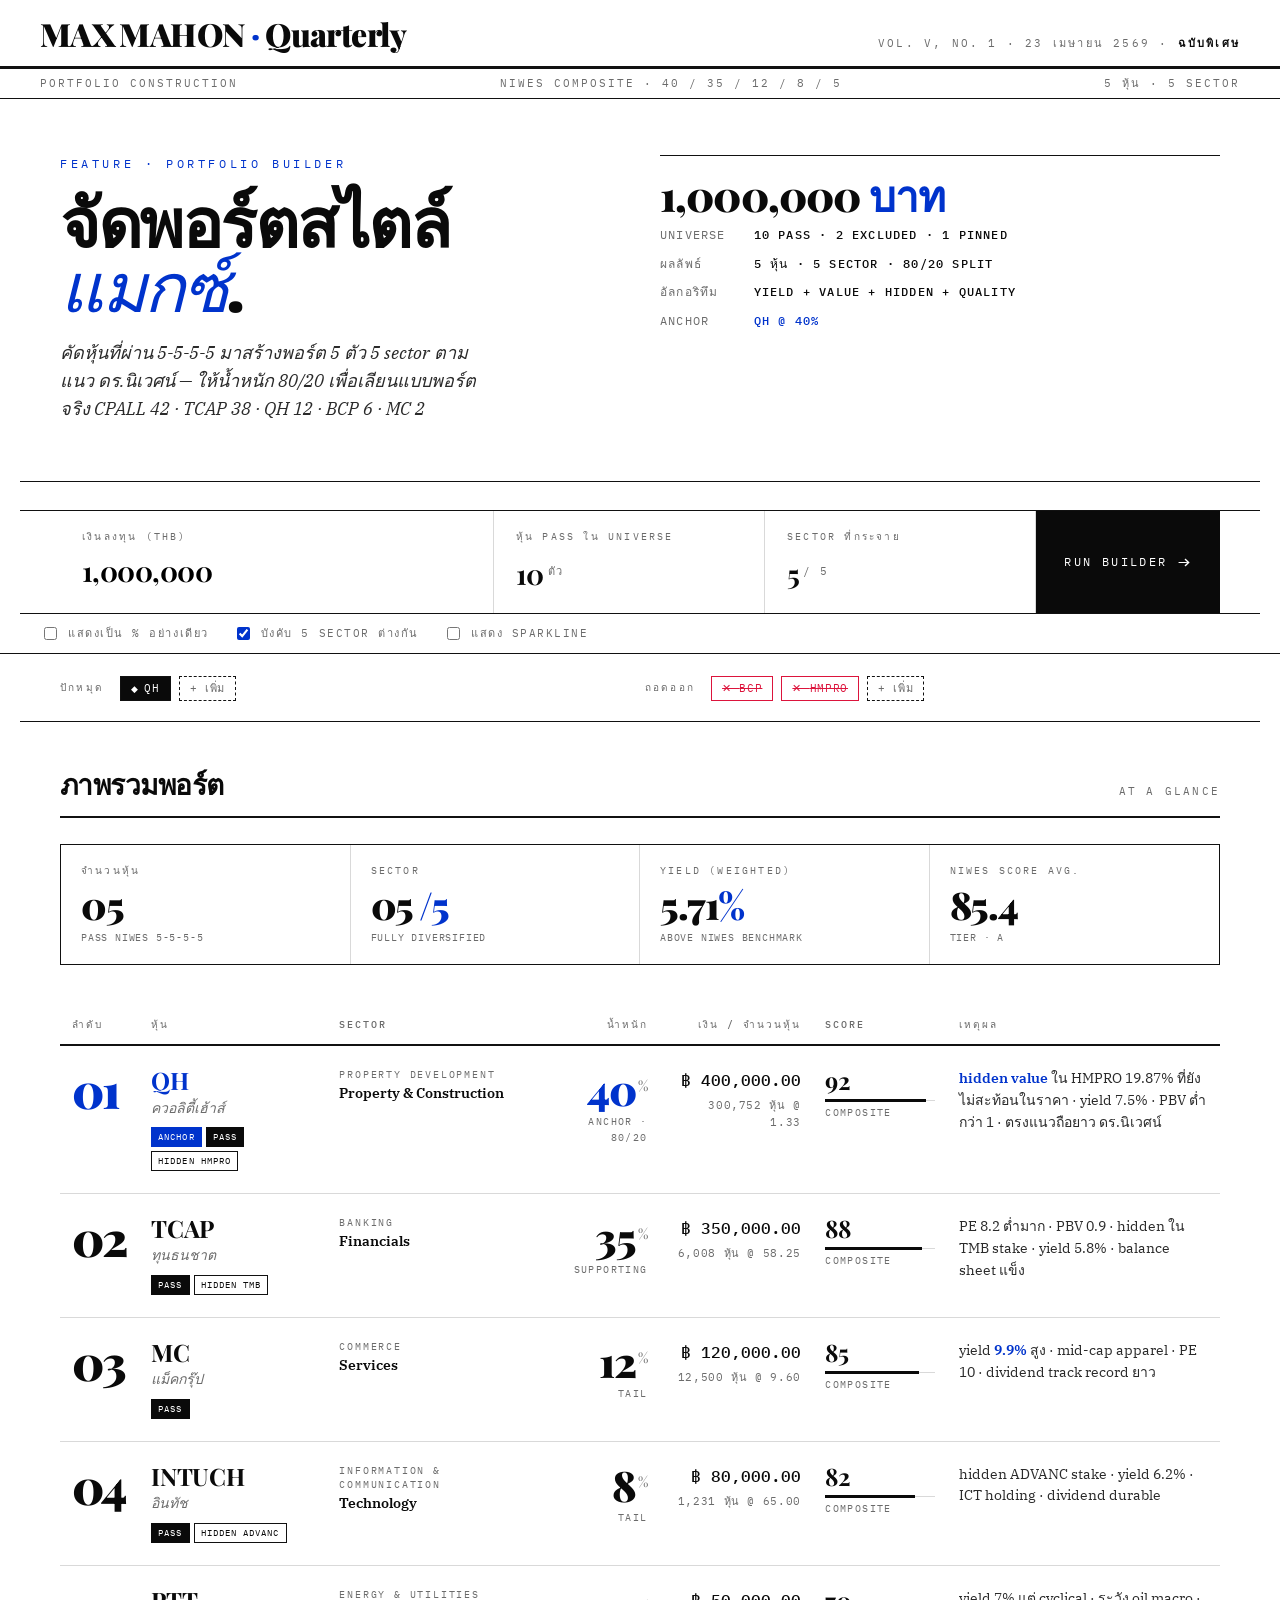
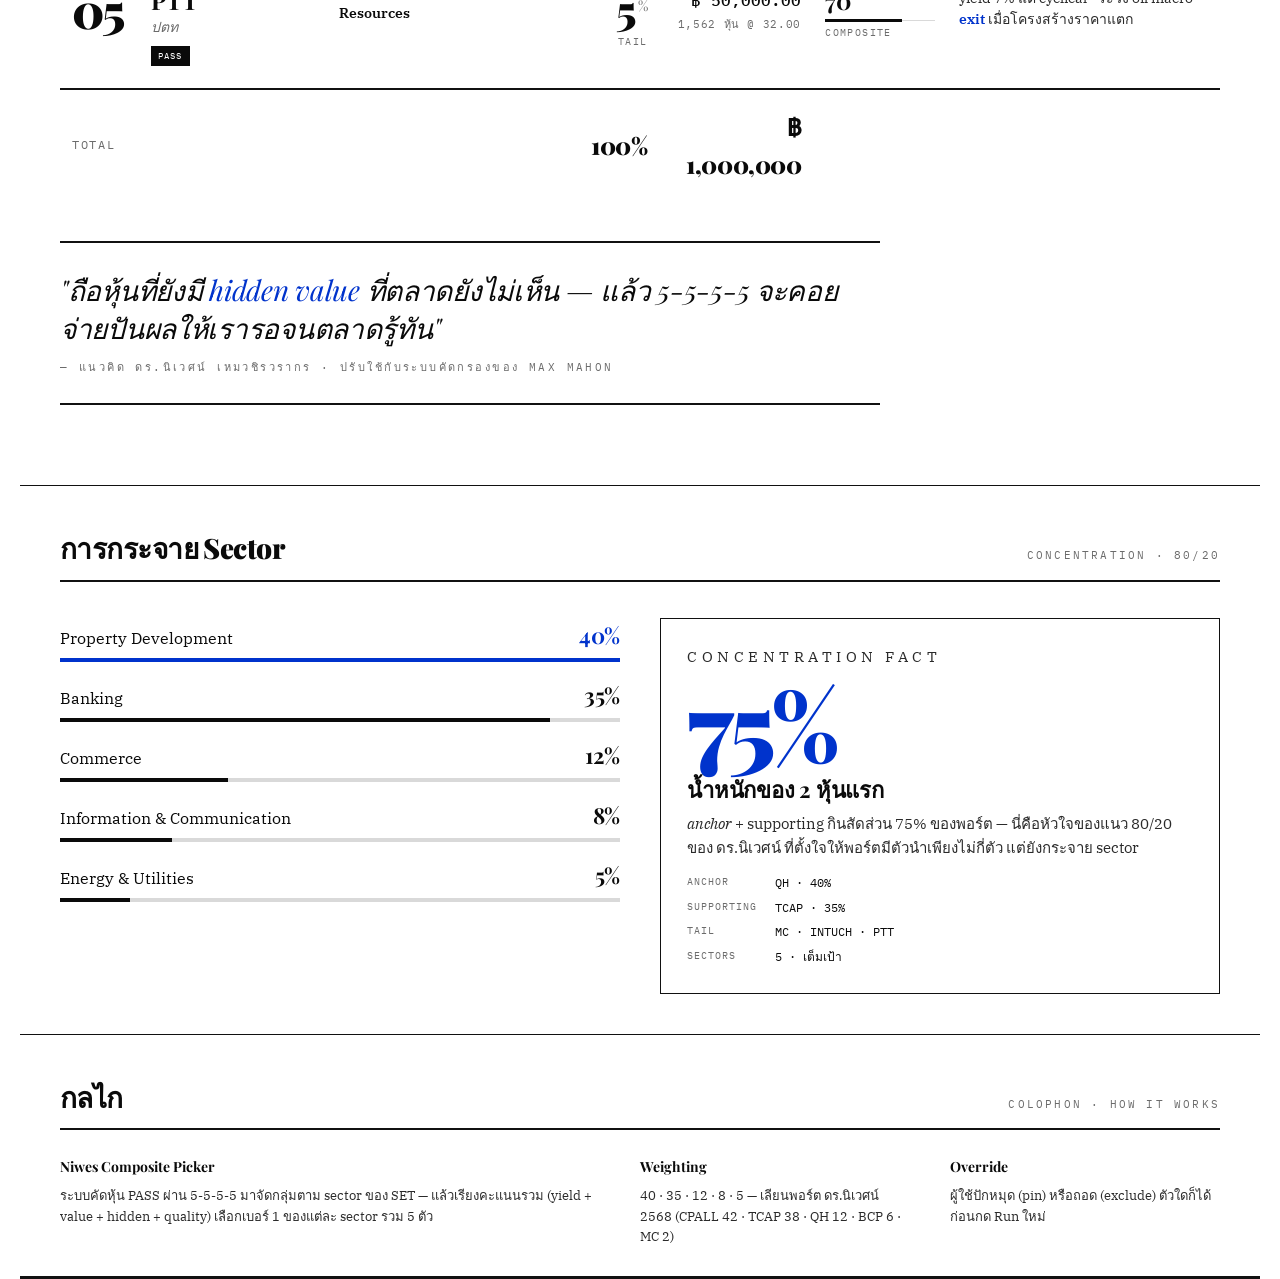
<file: _archive/2026-10/mockup/portfolio-builder-swiss.html>
<!doctype html>
<html lang="th">
<head>
<meta charset="utf-8">
<meta name="viewport" content="width=device-width,initial-scale=1">
<title>Max Mahon — Portfolio Builder (Swiss Editorial)</title>
<link rel="preconnect" href="https://fonts.googleapis.com">
<link rel="preconnect" href="https://fonts.gstatic.com" crossorigin>
<link href="https://fonts.googleapis.com/css2?family=Playfair+Display:ital,wght@0,400;0,500;0,700;0,900;1,400&family=IBM+Plex+Serif:ital,wght@0,400;0,600;1,400&family=IBM+Plex+Mono:wght@400;500;700&family=Inter:wght@400;500;600&display=swap" rel="stylesheet">
<style>
  :root{
    --bg:#ffffff;
    --ink:#0a0a0a;
    --ink-2:#2a2a2a;
    --muted:#6b6b6b;
    --rule:#111111;
    --rule-soft:#d9d9d9;
    --paper:#f6f4ef;
    --accent:#0033cc;
    --accent-ink:#001f7a;
    --red:#dc143c;
    --serif-d:'Playfair Display',serif;
    --serif:'IBM Plex Serif',serif;
    --mono:'IBM Plex Mono',ui-monospace,Consolas,monospace;
    --sans:'Inter',system-ui,sans-serif;
  }
  *{box-sizing:border-box}
  html,body{margin:0;padding:0;background:var(--bg);color:var(--ink);font-family:var(--serif);font-size:16px;line-height:1.55;-webkit-font-smoothing:antialiased}

  /* MASTHEAD */
  .masthead{border-bottom:3px solid var(--rule);padding:18px 40px 14px;display:flex;align-items:baseline;justify-content:space-between;gap:20px;flex-wrap:wrap}
  .masthead .logo{font-family:var(--serif-d);font-weight:900;font-size:32px;letter-spacing:-.02em;line-height:1}
  .masthead .logo em{color:var(--accent);font-style:normal}
  .masthead .edition{font-family:var(--mono);font-size:11px;letter-spacing:.2em;color:var(--muted);text-transform:uppercase}
  .masthead .edition b{color:var(--ink)}
  .sub-rule{border-bottom:1px solid var(--rule);padding:6px 40px;display:flex;justify-content:space-between;font-family:var(--mono);font-size:11px;letter-spacing:.18em;color:var(--muted);text-transform:uppercase}

  /* HERO */
  .hero{padding:56px 40px 40px;max-width:1240px;margin:0 auto;display:grid;grid-template-columns:1fr 1fr;gap:40px;border-bottom:1px solid var(--rule)}
  .kicker{font-family:var(--mono);font-size:12px;letter-spacing:.3em;color:var(--accent);text-transform:uppercase;margin:0 0 14px}
  .hero h1{font-family:var(--serif-d);font-weight:900;font-size:68px;letter-spacing:-.035em;line-height:.95;margin:0}
  .hero h1 em{font-style:italic;font-weight:400;color:var(--accent)}
  .hero .lede{font-family:var(--serif);font-style:italic;color:var(--ink-2);font-size:18px;line-height:1.55;margin-top:22px;max-width:44ch}
  .dek{
    border-top:1px solid var(--rule);padding-top:18px;display:grid;grid-template-columns:max-content 1fr;
    column-gap:28px;row-gap:10px;align-content:start;font-family:var(--mono);font-size:12px;letter-spacing:.1em;text-transform:uppercase;color:var(--muted)
  }
  .dek b{color:var(--ink);font-weight:500}
  .dek .big{font-family:var(--serif-d);font-size:42px;font-weight:900;letter-spacing:-.02em;color:var(--ink);grid-column:1/-1;text-transform:none;line-height:1}
  .dek .big em{color:var(--accent);font-style:normal}

  /* CONTROL BAR */
  .controls{max-width:1240px;margin:28px auto 0;padding:0 40px;border-top:1px solid var(--rule);border-bottom:1px solid var(--rule)}
  .controls-inner{display:grid;grid-template-columns:1.6fr 1fr 1fr auto;gap:0;align-items:stretch}
  .controls .cell{padding:18px 22px;border-right:1px solid var(--rule-soft)}
  .controls .cell:last-child{border-right:0}
  .controls label{display:block;font-family:var(--mono);font-size:10px;letter-spacing:.22em;text-transform:uppercase;color:var(--muted);margin-bottom:8px}
  .controls .val{font-family:var(--serif-d);font-size:28px;font-weight:700;letter-spacing:-.02em}
  .controls input.val{border:0;outline:none;background:transparent;width:100%;padding:0;font-family:var(--serif-d);font-size:28px;font-weight:700}
  .controls .val sup{font-family:var(--mono);font-size:11px;font-weight:400;color:var(--muted);letter-spacing:.1em;vertical-align:super;margin-left:4px}
  .btn-run{
    background:var(--ink);color:#fff;border:0;padding:0 28px;font-family:var(--mono);font-size:12px;letter-spacing:.2em;
    text-transform:uppercase;cursor:pointer;min-width:180px;display:flex;align-items:center;justify-content:center;gap:10px;
  }
  .btn-run:hover{background:var(--accent)}
  .btn-run::after{content:'→';font-size:20px;line-height:0}

  .toggle-row{padding:10px 40px;border-bottom:1px solid var(--rule);display:flex;gap:24px;font-family:var(--mono);font-size:11px;letter-spacing:.14em;color:var(--muted);text-transform:uppercase}
  .toggle-row label{display:inline-flex;align-items:center;gap:8px;cursor:pointer}
  .toggle-row input{accent-color:var(--accent)}

  /* OVERRIDE BAR */
  .overrides{max-width:1240px;margin:0 auto;padding:20px 40px;border-bottom:1px solid var(--rule);display:grid;grid-template-columns:max-content 1fr max-content 1fr;gap:16px;align-items:center}
  .over-label{font-family:var(--mono);font-size:10px;letter-spacing:.22em;text-transform:uppercase;color:var(--muted)}
  .chip{
    display:inline-block;font-family:var(--mono);font-size:11px;padding:3px 10px;border:1px solid var(--rule);
    margin-right:4px;letter-spacing:.06em;text-transform:uppercase;
  }
  .chip.pin{background:var(--ink);color:#fff}
  .chip.pin::before{content:'◆ ';font-size:9px}
  .chip.exc{color:var(--red);border-color:var(--red);text-decoration:line-through}
  .chip.exc::before{content:'✕ '}
  .chip.add{border-style:dashed;color:var(--muted);cursor:pointer}
  .chip.add::before{content:'+ '}

  /* MAIN GRID */
  .section{max-width:1240px;margin:0 auto;padding:40px;border-bottom:1px solid var(--rule)}
  .section-head{display:flex;align-items:baseline;justify-content:space-between;margin-bottom:26px;padding-bottom:10px;border-bottom:2px solid var(--rule)}
  .section-head h2{font-family:var(--serif-d);font-weight:900;font-size:28px;letter-spacing:-.02em;margin:0}
  .section-head .tag{font-family:var(--mono);font-size:11px;letter-spacing:.2em;text-transform:uppercase;color:var(--muted)}

  /* KPI strip */
  .kpi-strip{display:grid;grid-template-columns:repeat(4,1fr);gap:0;border:1px solid var(--rule);margin-bottom:40px}
  .kpi-strip .k{padding:18px 20px;border-right:1px solid var(--rule-soft)}
  .kpi-strip .k:last-child{border-right:0}
  .kpi-strip .lbl{font-family:var(--mono);font-size:10px;letter-spacing:.22em;text-transform:uppercase;color:var(--muted);margin-bottom:8px}
  .kpi-strip .v{font-family:var(--serif-d);font-size:38px;font-weight:900;letter-spacing:-.03em;line-height:1}
  .kpi-strip .v em{color:var(--accent);font-style:normal}
  .kpi-strip .foot{font-family:var(--mono);font-size:10px;color:var(--muted);margin-top:6px;letter-spacing:.08em;text-transform:uppercase}

  /* TABLE */
  .article-table{width:100%;border-collapse:collapse}
  .article-table thead th{
    text-align:left;font-family:var(--mono);font-size:10px;letter-spacing:.2em;text-transform:uppercase;
    color:var(--muted);font-weight:500;padding:12px 12px;border-bottom:2px solid var(--rule);
  }
  .article-table thead th.num{text-align:right}
  .article-table tbody tr{border-bottom:1px solid var(--rule-soft)}
  .article-table tbody tr:last-child{border-bottom:2px solid var(--rule)}
  .article-table tbody td{padding:22px 12px;vertical-align:top}
  .article-table tbody td.num{text-align:right}

  .rank-num{font-family:var(--serif-d);font-weight:900;font-size:48px;line-height:.9;letter-spacing:-.04em;color:var(--ink)}
  .rank-num.one{color:var(--accent)}

  .sym-cell .sym{font-family:var(--serif-d);font-weight:700;font-size:24px;letter-spacing:-.01em;line-height:1.05}
  .sym-cell .sym em{color:var(--accent);font-style:normal}
  .sym-cell .th{font-family:var(--serif);font-style:italic;color:var(--muted);font-size:14px;margin-top:4px}
  .sym-cell .tags{margin-top:8px;display:flex;flex-wrap:wrap;gap:4px}
  .sym-cell .tags .tag{font-family:var(--mono);font-size:9px;letter-spacing:.12em;text-transform:uppercase;padding:2px 6px;border:1px solid var(--rule)}
  .sym-cell .tags .tag.acc{background:var(--accent);color:#fff;border-color:var(--accent)}
  .sym-cell .tags .tag.pass{background:var(--ink);color:#fff;border-color:var(--ink)}

  .sector-label{font-family:var(--serif);font-size:14px;line-height:1.4}
  .sector-label .cat{font-family:var(--mono);font-size:10px;letter-spacing:.18em;text-transform:uppercase;color:var(--muted);display:block;margin-bottom:2px}
  .sector-label b{font-weight:600}

  .weight-display{font-family:var(--serif-d);font-weight:900;font-size:42px;letter-spacing:-.03em;line-height:1}
  .weight-display.anchor{color:var(--accent)}
  .weight-display sup{font-size:14px;font-weight:400;letter-spacing:0;vertical-align:super;color:var(--muted);margin-left:2px}
  .weight-tick{font-family:var(--mono);font-size:10px;letter-spacing:.14em;text-transform:uppercase;color:var(--muted);margin-top:4px}

  .amt-display{font-family:var(--mono);font-size:16px;font-weight:500}
  .shares-display{font-family:var(--mono);font-size:11px;color:var(--muted);margin-top:4px;letter-spacing:.06em}

  .score-cell{min-width:110px}
  .score-big{font-family:var(--serif-d);font-weight:700;font-size:24px;line-height:1}
  .score-rule{height:1px;background:var(--rule-soft);margin:8px 0 4px;position:relative}
  .score-rule::before{content:'';position:absolute;top:-1px;left:0;height:3px;background:var(--ink)}
  .score-rule[data-val="92"]::before{width:92%}
  .score-rule[data-val="88"]::before{width:88%;background:var(--ink)}
  .score-rule[data-val="85"]::before{width:85%;background:var(--ink)}
  .score-rule[data-val="82"]::before{width:82%;background:var(--ink)}
  .score-rule[data-val="70"]::before{width:70%;background:var(--ink)}
  .score-foot{font-family:var(--mono);font-size:10px;color:var(--muted);letter-spacing:.14em;text-transform:uppercase}

  .reason-col{max-width:300px;font-family:var(--serif);font-size:14px;line-height:1.55;color:var(--ink-2)}
  .reason-col em{color:var(--accent);font-style:normal;font-weight:600}

  tfoot td{padding:18px 12px;font-family:var(--mono);font-size:12px;letter-spacing:.14em;text-transform:uppercase;color:var(--muted);border-bottom:0}
  tfoot td.num{text-align:right;font-family:var(--serif-d);font-weight:900;font-size:24px;letter-spacing:-.02em;color:var(--ink);text-transform:none}

  /* PULL QUOTE */
  .pullquote{
    grid-column:1/-1;margin:40px 0;padding:28px 0;border-top:2px solid var(--rule);border-bottom:2px solid var(--rule);
    font-family:var(--serif-d);font-style:italic;font-weight:400;font-size:28px;line-height:1.35;color:var(--ink);letter-spacing:-.01em;max-width:820px;
  }
  .pullquote cite{display:block;margin-top:14px;font-family:var(--mono);font-style:normal;font-size:11px;letter-spacing:.22em;text-transform:uppercase;color:var(--muted)}
  .pullquote em{color:var(--accent);font-style:italic}

  /* DIVERSIFICATION */
  .div-grid{display:grid;grid-template-columns:1fr 1fr;gap:40px;padding-top:10px}
  .bars-list{display:flex;flex-direction:column;gap:16px}
  .bar-row{}
  .bar-row .top{display:flex;justify-content:space-between;align-items:baseline;margin-bottom:6px}
  .bar-row .top .label{font-family:var(--serif);font-size:16px}
  .bar-row .top .pct{font-family:var(--serif-d);font-size:22px;font-weight:700;letter-spacing:-.02em}
  .bar-row .top.accent .pct{color:var(--accent)}
  .bar-rule{height:4px;background:var(--rule-soft);position:relative}
  .bar-rule > i{display:block;height:100%;background:var(--ink)}
  .bar-rule.accent > i{background:var(--accent)}

  .fact-panel{border:1px solid var(--rule);padding:26px}
  .fact-panel h3{margin:0 0 6px;font-family:var(--serif-d);font-weight:700;font-size:22px;letter-spacing:-.01em}
  .fact-panel .kicker{margin-bottom:14px}
  .fact-panel p{margin:0 0 12px;font-family:var(--serif);font-size:15px;color:var(--ink-2);line-height:1.6}
  .fact-panel .big-number{font-family:var(--serif-d);font-weight:900;font-size:96px;letter-spacing:-.05em;line-height:.85;color:var(--accent);margin-bottom:8px}
  .fact-panel dl{display:grid;grid-template-columns:max-content 1fr;gap:6px 18px;margin:14px 0 0;font-family:var(--mono);font-size:12px}
  .fact-panel dt{color:var(--muted);letter-spacing:.1em;text-transform:uppercase;font-size:10px}
  .fact-panel dd{margin:0}

  /* COLOPHON / FOOTER */
  .colophon{max-width:1240px;margin:0 auto;padding:30px 40px 60px;display:grid;grid-template-columns:2fr 1fr 1fr;gap:40px;font-family:var(--mono);font-size:11px;letter-spacing:.1em;color:var(--muted);text-transform:uppercase}
  .colophon h4{margin:0 0 8px;font-family:var(--serif-d);font-weight:700;font-size:14px;color:var(--ink);letter-spacing:0;text-transform:none}
  .colophon p{margin:0;font-family:var(--serif);font-size:13px;letter-spacing:0;text-transform:none;color:var(--ink-2);line-height:1.6}

  @media (max-width:960px){
    .hero{grid-template-columns:1fr;padding:40px 24px 28px}
    .hero h1{font-size:52px}
    .masthead,.sub-rule{padding-left:24px;padding-right:24px}
    .section{padding:28px 24px}
    .controls{padding:0 24px}
    .controls-inner{grid-template-columns:1fr}
    .controls .cell{border-right:0;border-bottom:1px solid var(--rule-soft)}
    .overrides{grid-template-columns:1fr;padding:20px 24px}
    .kpi-strip{grid-template-columns:1fr 1fr}
    .kpi-strip .k{border-right:0;border-bottom:1px solid var(--rule-soft)}
    .div-grid{grid-template-columns:1fr}
    .colophon{grid-template-columns:1fr;padding:30px 24px 40px}
    .article-table thead{display:none}
    .article-table tbody td{display:block;padding:8px 0;border:0}
    .article-table tbody tr{display:block;padding:16px 0;border-bottom:1px solid var(--rule-soft)}
    .article-table tbody td.num{text-align:left}
  }
</style>
</head>
<body>

<!-- MASTHEAD -->
<header class="masthead">
  <div class="logo">MAX MAHON <em>·</em> Quarterly</div>
  <div class="edition">Vol. V, No. 1 · 23 เมษายน 2569 · <b>ฉบับพิเศษ</b></div>
</header>
<div class="sub-rule">
  <span>Portfolio Construction</span>
  <span>Niwes Composite · 40 / 35 / 12 / 8 / 5</span>
  <span>5 หุ้น · 5 sector</span>
</div>

<!-- HERO -->
<section class="hero">
  <div>
    <p class="kicker">Feature · Portfolio Builder</p>
    <h1>จัดพอร์ตสไตล์<br><em>แมกซ์</em>.</h1>
    <p class="lede">คัดหุ้นที่ผ่าน 5-5-5-5 มาสร้างพอร์ต 5 ตัว 5 sector ตามแนว ดร.นิเวศน์ — ให้น้ำหนัก 80/20 เพื่อเลียนแบบพอร์ตจริง CPALL 42 · TCAP 38 · QH 12 · BCP 6 · MC 2</p>
  </div>
  <div class="dek">
    <div class="big">1,000,000 <em>บาท</em></div>
    <span>Universe</span><b>10 PASS · 2 excluded · 1 pinned</b>
    <span>ผลลัพธ์</span><b>5 หุ้น · 5 sector · 80/20 split</b>
    <span>อัลกอริทึม</span><b>Yield + Value + Hidden + Quality</b>
    <span>Anchor</span><b style="color:var(--accent)">QH @ 40%</b>
  </div>
</section>

<!-- CONTROLS -->
<div class="controls">
  <div class="controls-inner">
    <div class="cell">
      <label>เงินลงทุน (THB)</label>
      <input class="val" type="text" value="1,000,000">
    </div>
    <div class="cell">
      <label>หุ้น PASS ใน universe</label>
      <div class="val">10<sup>ตัว</sup></div>
    </div>
    <div class="cell">
      <label>Sector ที่กระจาย</label>
      <div class="val">5<sup>/ 5</sup></div>
    </div>
    <button class="btn-run">Run Builder</button>
  </div>
</div>
<div class="toggle-row">
  <label><input type="checkbox"> แสดงเป็น % อย่างเดียว</label>
  <label><input type="checkbox" checked> บังคับ 5 sector ต่างกัน</label>
  <label><input type="checkbox"> แสดง sparkline</label>
</div>

<!-- OVERRIDES -->
<div class="overrides">
  <div class="over-label">ปักหมุด</div>
  <div>
    <span class="chip pin">QH</span>
    <span class="chip add">เพิ่ม</span>
  </div>
  <div class="over-label">ถอดออก</div>
  <div>
    <span class="chip exc">BCP</span>
    <span class="chip exc">HMPRO</span>
    <span class="chip add">เพิ่ม</span>
  </div>
</div>

<!-- KPI -->
<section class="section">
  <div class="section-head">
    <h2>ภาพรวมพอร์ต</h2>
    <span class="tag">At a glance</span>
  </div>

  <div class="kpi-strip">
    <div class="k">
      <div class="lbl">จำนวนหุ้น</div>
      <div class="v">05</div>
      <div class="foot">PASS Niwes 5-5-5-5</div>
    </div>
    <div class="k">
      <div class="lbl">Sector</div>
      <div class="v">05 <em>/5</em></div>
      <div class="foot">fully diversified</div>
    </div>
    <div class="k">
      <div class="lbl">Yield (weighted)</div>
      <div class="v">5.71<em>%</em></div>
      <div class="foot">above Niwes benchmark</div>
    </div>
    <div class="k">
      <div class="lbl">Niwes score avg.</div>
      <div class="v">85.4</div>
      <div class="foot">tier · A</div>
    </div>
  </div>

  <!-- TABLE -->
  <table class="article-table">
    <thead>
      <tr>
        <th style="width:60px">ลำดับ</th>
        <th>หุ้น</th>
        <th>Sector</th>
        <th class="num">น้ำหนัก</th>
        <th class="num">เงิน / จำนวนหุ้น</th>
        <th>Score</th>
        <th>เหตุผล</th>
      </tr>
    </thead>
    <tbody>
      <tr>
        <td><div class="rank-num one">01</div></td>
        <td class="sym-cell">
          <div class="sym"><em>QH</em></div>
          <div class="th">ควอลิตี้เฮ้าส์</div>
          <div class="tags"><span class="tag acc">Anchor</span><span class="tag pass">PASS</span><span class="tag">Hidden HMPRO</span></div>
        </td>
        <td>
          <div class="sector-label">
            <span class="cat">Property Development</span>
            <b>Property &amp; Construction</b>
          </div>
        </td>
        <td class="num">
          <div class="weight-display anchor">40<sup>%</sup></div>
          <div class="weight-tick">anchor · 80/20</div>
        </td>
        <td class="num">
          <div class="amt-display">฿ 400,000.00</div>
          <div class="shares-display">300,752 หุ้น @ 1.33</div>
        </td>
        <td>
          <div class="score-cell">
            <div class="score-big">92</div>
            <div class="score-rule" data-val="92"></div>
            <div class="score-foot">composite</div>
          </div>
        </td>
        <td><div class="reason-col"><em>hidden value</em> ใน HMPRO 19.87% ที่ยังไม่สะท้อนในราคา · yield 7.5% · PBV ต่ำกว่า 1 · ตรงแนวถือยาว ดร.นิเวศน์</div></td>
      </tr>
      <tr>
        <td><div class="rank-num">02</div></td>
        <td class="sym-cell">
          <div class="sym">TCAP</div>
          <div class="th">ทุนธนชาต</div>
          <div class="tags"><span class="tag pass">PASS</span><span class="tag">Hidden TMB</span></div>
        </td>
        <td>
          <div class="sector-label">
            <span class="cat">Banking</span>
            <b>Financials</b>
          </div>
        </td>
        <td class="num">
          <div class="weight-display">35<sup>%</sup></div>
          <div class="weight-tick">supporting</div>
        </td>
        <td class="num">
          <div class="amt-display">฿ 350,000.00</div>
          <div class="shares-display">6,008 หุ้น @ 58.25</div>
        </td>
        <td>
          <div class="score-cell">
            <div class="score-big">88</div>
            <div class="score-rule" data-val="88"></div>
            <div class="score-foot">composite</div>
          </div>
        </td>
        <td><div class="reason-col">PE 8.2 ต่ำมาก · PBV 0.9 · hidden ใน TMB stake · yield 5.8% · balance sheet แข็ง</div></td>
      </tr>
      <tr>
        <td><div class="rank-num">03</div></td>
        <td class="sym-cell">
          <div class="sym">MC</div>
          <div class="th">แม็คกรุ๊ป</div>
          <div class="tags"><span class="tag pass">PASS</span></div>
        </td>
        <td>
          <div class="sector-label">
            <span class="cat">Commerce</span>
            <b>Services</b>
          </div>
        </td>
        <td class="num">
          <div class="weight-display">12<sup>%</sup></div>
          <div class="weight-tick">tail</div>
        </td>
        <td class="num">
          <div class="amt-display">฿ 120,000.00</div>
          <div class="shares-display">12,500 หุ้น @ 9.60</div>
        </td>
        <td>
          <div class="score-cell">
            <div class="score-big">85</div>
            <div class="score-rule" data-val="85"></div>
            <div class="score-foot">composite</div>
          </div>
        </td>
        <td><div class="reason-col">yield <em>9.9%</em> สูง · mid-cap apparel · PE 10 · dividend track record ยาว</div></td>
      </tr>
      <tr>
        <td><div class="rank-num">04</div></td>
        <td class="sym-cell">
          <div class="sym">INTUCH</div>
          <div class="th">อินทัช</div>
          <div class="tags"><span class="tag pass">PASS</span><span class="tag">Hidden ADVANC</span></div>
        </td>
        <td>
          <div class="sector-label">
            <span class="cat">Information &amp; Communication</span>
            <b>Technology</b>
          </div>
        </td>
        <td class="num">
          <div class="weight-display">8<sup>%</sup></div>
          <div class="weight-tick">tail</div>
        </td>
        <td class="num">
          <div class="amt-display">฿ 80,000.00</div>
          <div class="shares-display">1,231 หุ้น @ 65.00</div>
        </td>
        <td>
          <div class="score-cell">
            <div class="score-big">82</div>
            <div class="score-rule" data-val="82"></div>
            <div class="score-foot">composite</div>
          </div>
        </td>
        <td><div class="reason-col">hidden ADVANC stake · yield 6.2% · ICT holding · dividend durable</div></td>
      </tr>
      <tr>
        <td><div class="rank-num">05</div></td>
        <td class="sym-cell">
          <div class="sym">PTT</div>
          <div class="th">ปตท</div>
          <div class="tags"><span class="tag pass">PASS</span></div>
        </td>
        <td>
          <div class="sector-label">
            <span class="cat">Energy &amp; Utilities</span>
            <b>Resources</b>
          </div>
        </td>
        <td class="num">
          <div class="weight-display">5<sup>%</sup></div>
          <div class="weight-tick">tail</div>
        </td>
        <td class="num">
          <div class="amt-display">฿ 50,000.00</div>
          <div class="shares-display">1,562 หุ้น @ 32.00</div>
        </td>
        <td>
          <div class="score-cell">
            <div class="score-big">70</div>
            <div class="score-rule" data-val="70"></div>
            <div class="score-foot">composite</div>
          </div>
        </td>
        <td><div class="reason-col">yield 7% แต่ cyclical · ระวัง oil macro · <em>exit</em> เมื่อโครงสร้างราคาแตก</div></td>
      </tr>
    </tbody>
    <tfoot>
      <tr>
        <td colspan="3">Total</td>
        <td class="num">100%</td>
        <td class="num">฿ 1,000,000</td>
        <td colspan="2"></td>
      </tr>
    </tfoot>
  </table>

  <blockquote class="pullquote">
    "ถือหุ้นที่ยังมี <em>hidden value</em> ที่ตลาดยังไม่เห็น — แล้ว 5-5-5-5 จะคอยจ่ายปันผลให้เรารอจนตลาดรู้ทัน"
    <cite>— แนวคิด ดร.นิเวศน์ เหมวชิรวรากร · ปรับใช้กับระบบคัดกรองของ Max Mahon</cite>
  </blockquote>
</section>

<!-- DIVERSIFICATION -->
<section class="section">
  <div class="section-head">
    <h2>การกระจาย Sector</h2>
    <span class="tag">Concentration · 80/20</span>
  </div>

  <div class="div-grid">
    <div>
      <div class="bars-list">
        <div class="bar-row">
          <div class="top accent"><span class="label">Property Development</span><span class="pct">40%</span></div>
          <div class="bar-rule accent"><i style="width:100%"></i></div>
        </div>
        <div class="bar-row">
          <div class="top"><span class="label">Banking</span><span class="pct">35%</span></div>
          <div class="bar-rule"><i style="width:87.5%"></i></div>
        </div>
        <div class="bar-row">
          <div class="top"><span class="label">Commerce</span><span class="pct">12%</span></div>
          <div class="bar-rule"><i style="width:30%"></i></div>
        </div>
        <div class="bar-row">
          <div class="top"><span class="label">Information &amp; Communication</span><span class="pct">8%</span></div>
          <div class="bar-rule"><i style="width:20%"></i></div>
        </div>
        <div class="bar-row">
          <div class="top"><span class="label">Energy &amp; Utilities</span><span class="pct">5%</span></div>
          <div class="bar-rule"><i style="width:12.5%"></i></div>
        </div>
      </div>
    </div>

    <div class="fact-panel">
      <p class="kicker">Concentration Fact</p>
      <div class="big-number">75%</div>
      <h3>น้ำหนักของ 2 หุ้นแรก</h3>
      <p><em>anchor</em> + supporting กินสัดส่วน 75% ของพอร์ต — นี่คือหัวใจของแนว 80/20 ของ ดร.นิเวศน์ ที่ตั้งใจให้พอร์ตมีตัวนำเพียงไม่กี่ตัว แต่ยังกระจาย sector</p>
      <dl>
        <dt>Anchor</dt><dd>QH · 40%</dd>
        <dt>Supporting</dt><dd>TCAP · 35%</dd>
        <dt>Tail</dt><dd>MC · INTUCH · PTT</dd>
        <dt>Sectors</dt><dd>5 · เต็มเป้า</dd>
      </dl>
    </div>
  </div>
</section>

<!-- COLOPHON -->
<section class="section" style="border-bottom:3px solid var(--rule);padding-bottom:28px">
  <div class="section-head">
    <h2>กลไก</h2>
    <span class="tag">Colophon · How it works</span>
  </div>
  <div class="colophon" style="padding:0">
    <div>
      <h4>Niwes Composite Picker</h4>
      <p>ระบบคัดหุ้น PASS ผ่าน 5-5-5-5 มาจัดกลุ่มตาม sector ของ SET — แล้วเรียงคะแนนรวม (yield + value + hidden + quality) เลือกเบอร์ 1 ของแต่ละ sector รวม 5 ตัว</p>
    </div>
    <div>
      <h4>Weighting</h4>
      <p>40 · 35 · 12 · 8 · 5 — เลียนพอร์ต ดร.นิเวศน์ 2568 (CPALL 42 · TCAP 38 · QH 12 · BCP 6 · MC 2)</p>
    </div>
    <div>
      <h4>Override</h4>
      <p>ผู้ใช้ปักหมุด (pin) หรือถอด (exclude) ตัวใดก็ได้ ก่อนกด Run ใหม่</p>
    </div>
  </div>
</section>

</body>
</html>
</file>
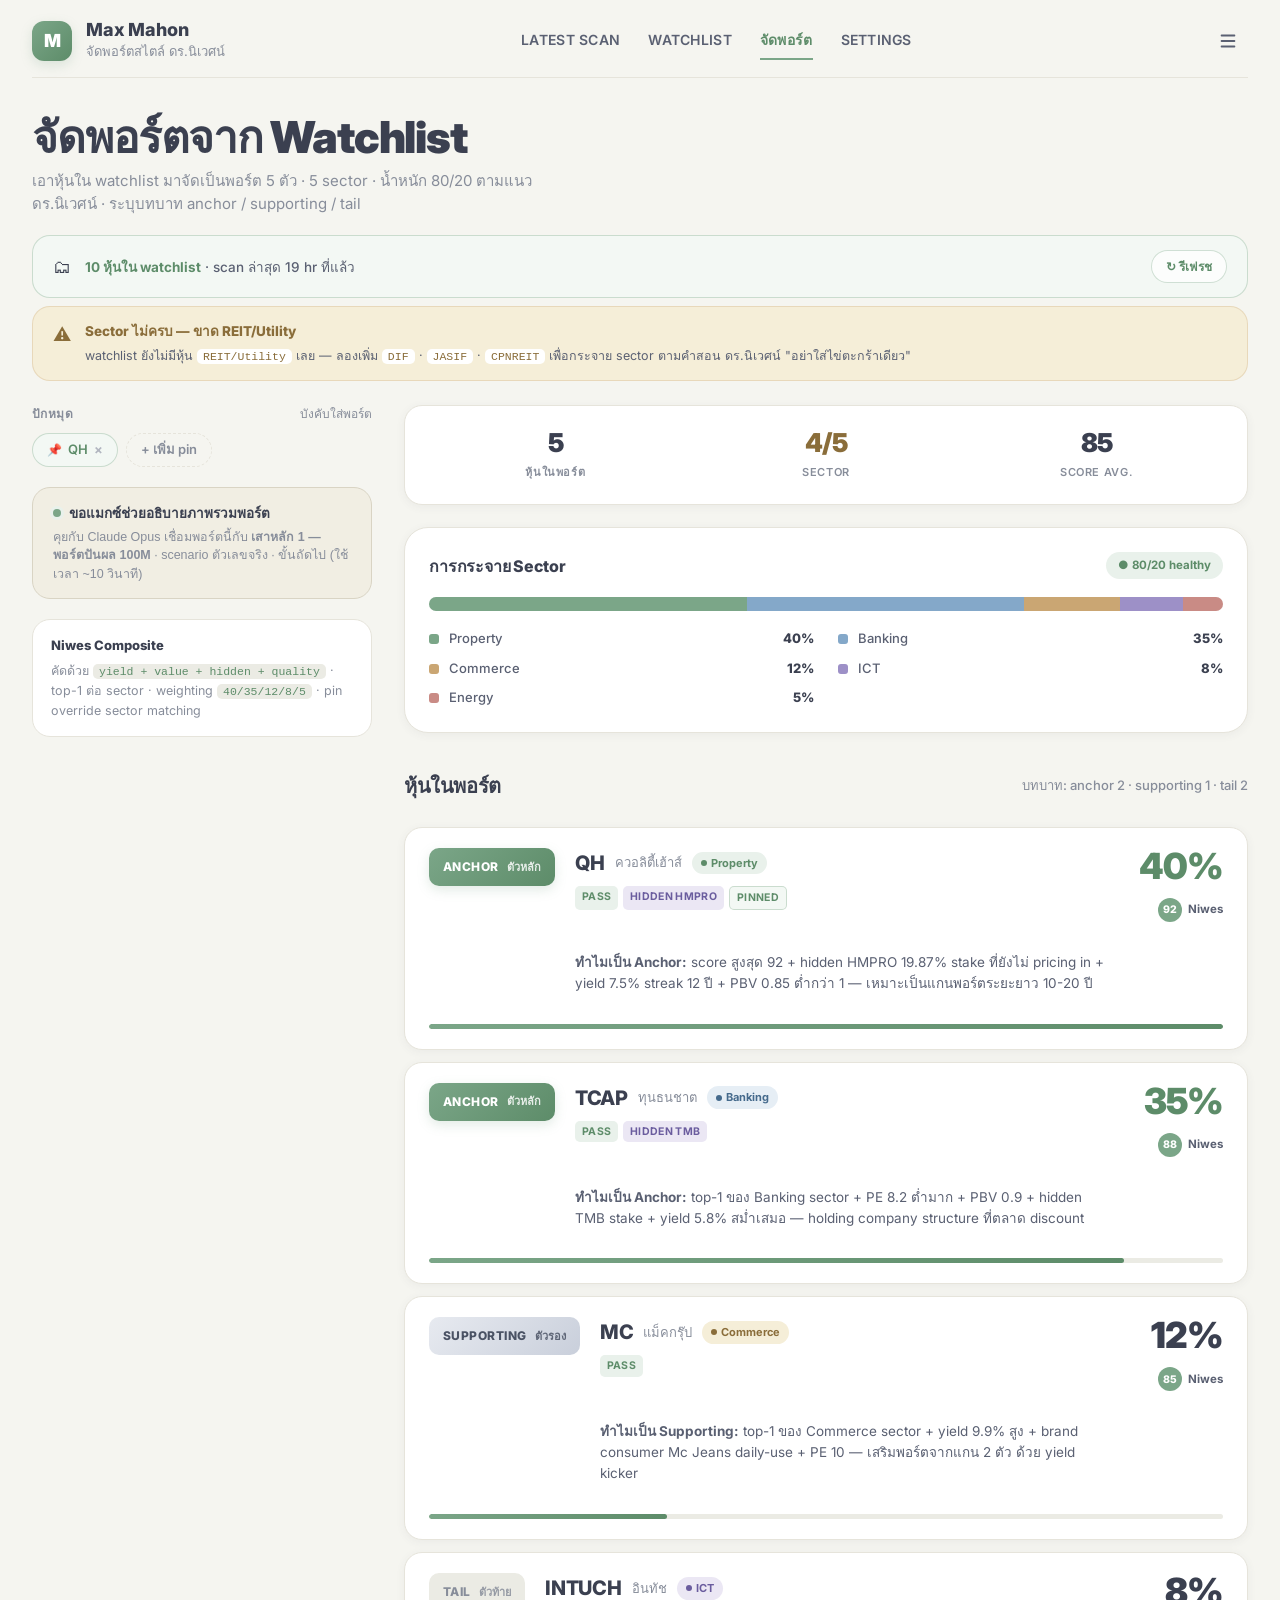
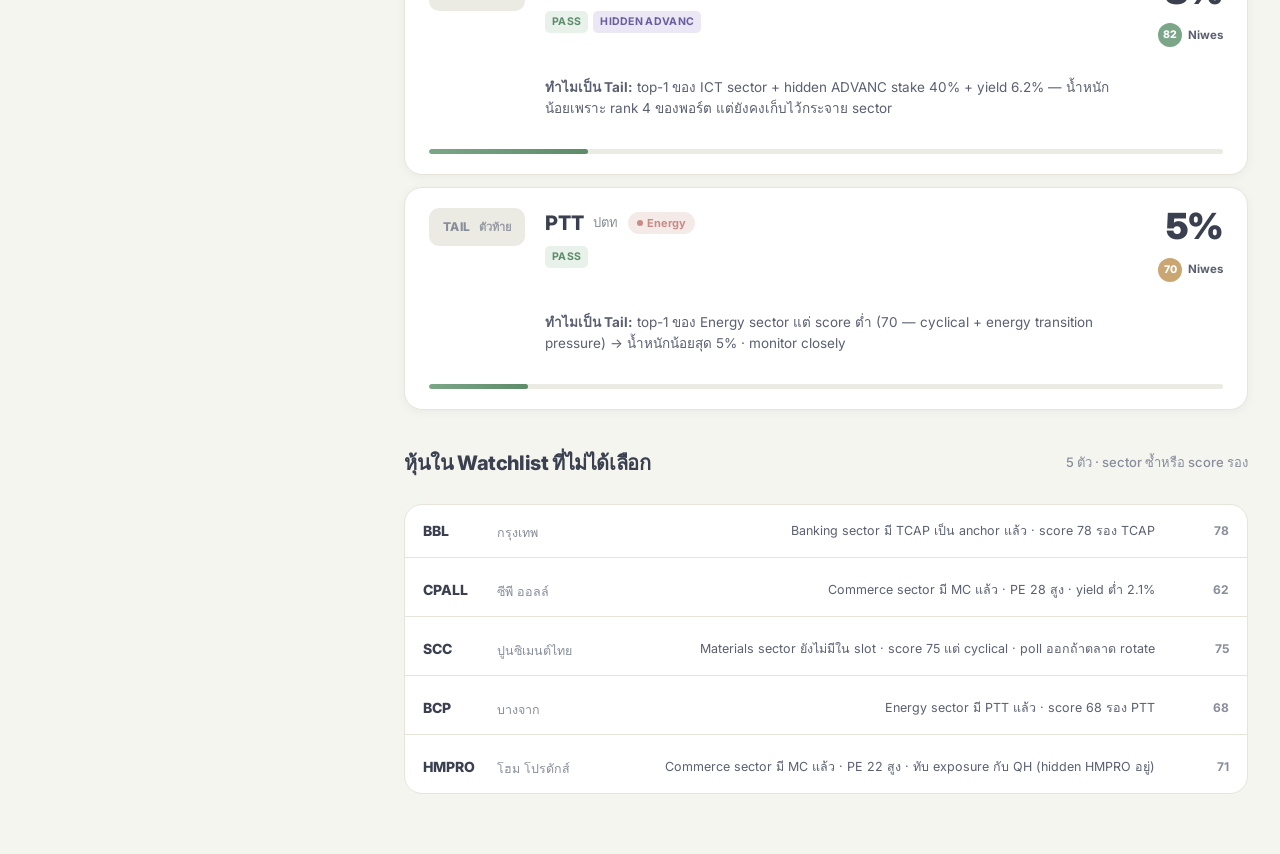
<file: _archive/2026-10/mockup/portfolio-from-watchlist-desktop.html>
<!doctype html>
<html lang="th">
<head>
<meta charset="utf-8">
<meta name="viewport" content="width=device-width,initial-scale=1">
<title>Max Mahon — จัดพอร์ตจาก Watchlist (Desktop)</title>
<!--
  DESKTOP MOCKUP — "จัดพอร์ตจาก Watchlist"
  Source: input = watchlist (auto), no capital, role-based output (anchor/supporting/tail)

  Spec confirmed กับ Karl:
  - Pin chips: เก็บ (override บังคับใส่)
  - Exclude chips: ตัด
  - Capital input: ตัด (แสดง % only)
  - Role badges: Anchor (sage strong) / Supporting (silver) / Tail (stone)
  - Sector logic: 5-sector spread + Niwes 80/20 (40/35/12/8/5) — top-1 per sector
  - Sector ขาด: flag warning banner
  - Claude Opus: 1 ปุ่มทั้งพอร์ต (portfolio-level commentary)
  - Bench list: หุ้นใน watchlist ที่ไม่ถูกเลือกเข้าพอร์ต
-->
<link rel="preconnect" href="https://fonts.googleapis.com">
<link rel="preconnect" href="https://fonts.gstatic.com" crossorigin>
<link href="https://fonts.googleapis.com/css2?family=Inter:wght@400;500;600;700;800;900&display=swap" rel="stylesheet">
<style>
  :root{
    /* === PRIMITIVE === */
    --sage-500:#7ba688;  --sage-600:#5d8c69;
    --rose-500:#c98b85;
    --wheat-500:#caa673;
    --lavender-500:#9d90c7;
    --slate-blue-500:#84a8c9;

    /* === SEMANTIC — LIGHT === */
    --bg-base:#f5f5f0;
    --bg-outside:#e8e6dd;
    --bg-surface:#ffffff;
    --bg-surface-2:#ebebe4;
    --bg-elevated-start:#f1eee3;
    --bg-elevated-end:#e6e2d4;
    --bg-elevated-border:#d9d4c4;
    --btn-on-elevated:rgba(255,255,255,.75);

    --fg-primary:#3b4050;
    --fg-secondary:#5a6072;
    --fg-dim:#878d9a;
    --fg-mute:#b2b6c0;

    --border-subtle:#e6e4db;
    --border-strong:#d1cec1;

    --c-positive:var(--sage-500);
    --c-positive-strong:var(--sage-600);
    --c-positive-soft:#e9f1eb;
    --c-positive-tint:#f3f8f4;
    --c-positive-border:rgba(123,166,136,.35);

    --c-negative:var(--rose-500);
    --c-negative-soft:#f4eae8;
    --c-negative-border:rgba(201,139,133,.35);

    --c-warn:var(--wheat-500);
    --c-warn-soft:#f5eed8;
    --c-warn-fg:#8a6d3a;
    --c-warn-border:rgba(202,166,115,.3);

    --c-info:var(--slate-blue-500);
    --c-info-soft:#e6eef5;
    --c-info-fg:#456a8c;

    --c-purple:var(--lavender-500);
    --c-purple-soft:#ebe7f4;
    --c-purple-fg:#6a5c9e;

    /* Role badges (anchor/supporting/tail) */
    --role-anchor-bg:linear-gradient(135deg,#7ba688,#5d8c69);
    --role-anchor-fg:#ffffff;
    --role-support-bg:linear-gradient(135deg,#e7eaf0,#c9cfdb);
    --role-support-fg:#4a5264;
    --role-tail-bg:#ebebe4;
    --role-tail-fg:#878d9a;

    --shadow-card:0 2px 10px rgba(60,66,82,.06);
    --shadow-elevated:0 8px 24px rgba(60,66,82,.08);
    --shadow-accent-positive:0 4px 12px rgba(123,166,136,.22);

    --radius:18px;
    --radius-lg:24px;
    --tap:48px;
    --font:'Inter','SF Pro Display',-apple-system,system-ui,sans-serif;
  }

  @media (prefers-color-scheme:dark){
    :root{
      --bg-base:#1c1f25;
      --bg-outside:#0f1115;
      --bg-surface:#262a32;
      --bg-surface-2:#2f343d;
      --bg-elevated-start:#2a2f38;
      --bg-elevated-end:#353b45;
      --bg-elevated-border:#3d434e;
      --btn-on-elevated:rgba(255,255,255,.08);

      --fg-primary:#e4e6eb;
      --fg-secondary:#b3b7c1;
      --fg-dim:#838896;
      --fg-mute:#5b606c;

      --border-subtle:#373c46;
      --border-strong:#4b5160;

      --c-positive-soft:rgba(123,166,136,.14);
      --c-positive-tint:rgba(123,166,136,.07);
      --c-positive-border:rgba(123,166,136,.4);
      --c-negative-soft:rgba(201,139,133,.14);
      --c-negative-border:rgba(201,139,133,.4);
      --c-warn-soft:rgba(202,166,115,.16);
      --c-warn-fg:#d9b87f;
      --c-warn-border:rgba(202,166,115,.35);
      --c-info-soft:rgba(132,168,201,.14);
      --c-info-fg:#a8c2d9;
      --c-purple-soft:rgba(157,144,199,.14);
      --c-purple-fg:#c1b6e0;

      --role-anchor-bg:linear-gradient(135deg,#7ba688,#5d8c69);
      --role-anchor-fg:#ffffff;
      --role-support-bg:linear-gradient(135deg,#363c4a,#474e5f);
      --role-support-fg:#c9cfdb;
      --role-tail-bg:#2f343d;
      --role-tail-fg:#838896;

      --shadow-card:0 2px 10px rgba(0,0,0,.28);
      --shadow-elevated:0 8px 24px rgba(0,0,0,.38);
      --shadow-accent-positive:0 4px 12px rgba(123,166,136,.28);
    }
  }

  *,*::before,*::after{box-sizing:border-box}
  html,body{margin:0;padding:0;background:var(--bg-base);color:var(--fg-primary);font-family:var(--font);font-size:16px;line-height:1.5;-webkit-font-smoothing:antialiased}

  .app-desktop{max-width:1440px;margin:0 auto;padding:0 32px}

  /* === HEADER === */
  .app-header{
    display:grid;grid-template-columns:auto 1fr auto;align-items:center;gap:40px;
    padding:20px 0 16px;border-bottom:1px solid var(--border-subtle);
  }
  .app-header .brand{display:flex;align-items:center;gap:14px}
  .app-header .mark{
    width:40px;height:40px;border-radius:12px;
    background:linear-gradient(135deg,var(--c-positive),var(--c-positive-strong));
    display:grid;place-items:center;color:#fff;font-weight:900;font-size:18px;
    box-shadow:var(--shadow-accent-positive);
  }
  .app-header .name{font-weight:800;font-size:18px;letter-spacing:-.01em;line-height:1.1}
  .app-header .sub{font-size:13px;color:var(--fg-dim);margin-top:2px}
  .app-header nav{display:flex;gap:28px;justify-content:center}
  .app-header nav a{
    color:var(--fg-secondary);text-decoration:none;font-size:14px;font-weight:600;
    padding:8px 0;border-bottom:2px solid transparent;letter-spacing:.02em;
  }
  .app-header nav a:hover{color:var(--fg-primary)}
  .app-header nav a.active{color:var(--c-positive-strong);border-bottom-color:var(--c-positive)}
  .app-header .icon-btn{
    width:40px;height:40px;border-radius:50%;border:0;background:transparent;
    display:grid;place-items:center;cursor:pointer;color:var(--fg-secondary);
  }
  .app-header .icon-btn:hover{background:var(--bg-surface-2)}

  /* === HEADLINE === */
  .headline{padding:36px 0 20px}
  .headline h1{margin:0;font-size:44px;font-weight:900;letter-spacing:-.025em;line-height:1.05}
  .headline p{margin:10px 0 0;color:var(--fg-dim);font-size:15px;max-width:60ch}

  /* === WATCHLIST SOURCE BANNER === */
  .src-banner{
    display:flex;align-items:center;gap:14px;flex-wrap:wrap;
    padding:14px 20px;border-radius:var(--radius);margin-bottom:8px;
    background:var(--c-positive-tint);border:1px solid var(--c-positive-border);
  }
  .src-banner .ic{font-size:18px}
  .src-banner .txt{font-size:13.5px;color:var(--fg-secondary);font-weight:500}
  .src-banner .txt strong{color:var(--c-positive-strong);font-weight:700}
  .src-banner .sync-btn{
    margin-left:auto;font-size:12px;font-weight:700;padding:6px 14px;border-radius:999px;
    background:var(--btn-on-elevated);border:1px solid var(--c-positive-border);color:var(--c-positive-strong);
    cursor:pointer;
  }

  /* === SECTOR WARNING === */
  .sec-warn{
    display:flex;align-items:flex-start;gap:14px;
    padding:14px 20px;border-radius:var(--radius);margin-bottom:24px;
    background:var(--c-warn-soft);border:1px solid var(--c-warn-border);
  }
  .sec-warn .ic{font-size:18px;color:var(--c-warn-fg);flex-shrink:0}
  .sec-warn .body{flex:1}
  .sec-warn h5{margin:0 0 4px;font-size:13.5px;font-weight:800;color:var(--c-warn-fg)}
  .sec-warn p{margin:0;font-size:12.5px;color:var(--fg-secondary);line-height:1.55}
  .sec-warn code{background:var(--bg-surface);padding:1px 6px;border-radius:5px;font-size:11.5px;color:var(--c-warn-fg);font-family:'SF Mono',ui-monospace,Consolas,monospace}

  /* === 2-COL === */
  .cols{display:grid;grid-template-columns:340px 1fr;gap:32px;padding-bottom:60px}
  @media (max-width:1100px){.cols{grid-template-columns:1fr}}

  /* === LEFT === */
  .left-col{display:flex;flex-direction:column;gap:20px}

  .chip-section{padding:0}
  .chip-title{
    font-size:12px;color:var(--fg-dim);font-weight:700;letter-spacing:.04em;text-transform:uppercase;
    margin-bottom:10px;display:flex;align-items:center;justify-content:space-between;
  }
  .chip-row{display:flex;flex-wrap:wrap;gap:8px}
  .chip{
    display:inline-flex;align-items:center;gap:6px;height:34px;padding:0 14px;border-radius:999px;
    font-size:13px;font-weight:600;background:var(--bg-surface);border:1px solid var(--border-subtle);color:var(--fg-secondary);
  }
  .chip .x{color:var(--fg-mute);cursor:pointer;font-weight:700}
  .chip.pin{background:var(--c-positive-tint);border-color:var(--c-positive-border);color:var(--c-positive-strong)}
  .chip.pin::before{content:'📌';font-size:12px}
  .chip.add{border-style:dashed;color:var(--fg-dim);cursor:pointer;background:transparent}

  .opus-btn{
    padding:14px 20px;border-radius:var(--radius);
    background:var(--bg-elevated-start);border:1px solid var(--bg-elevated-border);
    cursor:pointer;text-align:left;width:100%;
  }
  .opus-btn h5{margin:0 0 4px;font-size:13.5px;font-weight:800;color:var(--fg-primary);display:flex;align-items:center;gap:8px}
  .opus-btn h5::before{content:'';width:8px;height:8px;border-radius:50%;background:var(--c-positive);box-shadow:0 0 0 3px var(--c-positive-soft)}
  .opus-btn p{margin:0;font-size:12.5px;color:var(--fg-dim);line-height:1.5}
  .opus-btn:hover{border-color:var(--c-positive-border)}

  .algo-foot{
    padding:16px 18px;border-radius:var(--radius);
    background:var(--bg-surface);border:1px solid var(--border-subtle);
  }
  .algo-foot h5{margin:0 0 6px;font-size:13px;font-weight:800;color:var(--fg-primary)}
  .algo-foot p{margin:0;color:var(--fg-dim);font-size:12.5px;line-height:1.55}
  .algo-foot code{
    background:var(--bg-surface-2);padding:1px 6px;border-radius:5px;font-size:11.5px;
    color:var(--c-positive-strong);font-family:'SF Mono',ui-monospace,Consolas,monospace;
  }

  /* === RIGHT === */
  .right-col{display:flex;flex-direction:column;gap:22px;min-width:0}

  /* Summary strip */
  .summary-strip{
    padding:20px;border-radius:var(--radius);
    background:var(--bg-surface);border:1px solid var(--border-subtle);
    display:grid;grid-template-columns:repeat(3,1fr);gap:10px;
    box-shadow:var(--shadow-card);
  }
  .summary-cell{text-align:center;padding:4px 0}
  .summary-cell .v{font-size:26px;font-weight:900;letter-spacing:-.02em;line-height:1}
  .summary-cell .l{font-size:11px;color:var(--fg-dim);font-weight:600;text-transform:uppercase;letter-spacing:.06em;margin-top:8px}
  .summary-cell .v.up{color:var(--c-positive)}

  /* Sector split chart */
  .diversify{
    padding:24px;background:var(--bg-surface);border:1px solid var(--border-subtle);
    border-radius:var(--radius-lg);box-shadow:var(--shadow-card);
  }
  .dv-head{display:flex;justify-content:space-between;align-items:center;margin-bottom:18px}
  .dv-head h4{margin:0;font-size:16px;font-weight:800;letter-spacing:-.01em}
  .dv-head .badge{
    font-size:11.5px;font-weight:700;padding:5px 12px;border-radius:999px;
    background:var(--c-positive-soft);color:var(--c-positive-strong);
  }
  .seg-bar{
    display:flex;height:14px;border-radius:7px;overflow:hidden;margin-bottom:18px;
    box-shadow:inset 0 1px 3px rgba(0,0,0,.08);
  }
  .seg{height:100%}
  .dv-legend{display:grid;grid-template-columns:1fr 1fr;gap:10px 24px}
  .lg-row{display:flex;align-items:center;gap:10px}
  .lg-dot{width:10px;height:10px;border-radius:3px;flex:0 0 10px}
  .lg-label{flex:1;font-size:13px;color:var(--fg-secondary);font-weight:500}
  .lg-val{font-size:13px;font-weight:800;letter-spacing:-.01em}

  /* Section header */
  .sec-h{display:flex;align-items:center;justify-content:space-between;padding:8px 0 4px;margin-top:8px}
  .sec-h h3{margin:0;font-size:20px;font-weight:800;letter-spacing:-.02em}
  .sec-h .hint{font-size:13px;color:var(--fg-dim);font-weight:500}

  /* === POSITION CARDS === */
  .pos-list{display:flex;flex-direction:column;gap:12px}
  .pos{
    background:var(--bg-surface);border:1px solid var(--border-subtle);border-radius:var(--radius);
    padding:20px 24px;display:grid;
    grid-template-columns:auto 2fr auto;gap:20px;align-items:start;
    box-shadow:var(--shadow-card);
  }
  .pos:hover{border-color:var(--border-strong)}

  /* Role badge (replaces rank medal) */
  .role-badge{
    width:auto;padding:0 14px;height:38px;border-radius:10px;
    display:inline-flex;align-items:center;gap:8px;font-weight:800;font-size:12px;
    letter-spacing:.04em;text-transform:uppercase;flex-shrink:0;
  }
  .role-badge.anchor{background:var(--role-anchor-bg);color:var(--role-anchor-fg);box-shadow:var(--shadow-accent-positive)}
  .role-badge.supporting{background:var(--role-support-bg);color:var(--role-support-fg)}
  .role-badge.tail{background:var(--role-tail-bg);color:var(--role-tail-fg)}
  .role-badge .th{font-weight:600;font-size:11px;opacity:.85;text-transform:none;letter-spacing:0}

  .pos .body{min-width:0}
  .pos .row1{display:flex;align-items:center;gap:10px;flex-wrap:wrap}
  .pos .sym{font-weight:800;font-size:20px;letter-spacing:-.01em}
  .pos .th-name{color:var(--fg-dim);font-size:13px}
  .pos .sector{
    display:inline-flex;align-items:center;gap:4px;font-size:11px;font-weight:700;
    padding:3px 9px;border-radius:999px;
  }
  .pos .sector::before{content:'';width:6px;height:6px;border-radius:50%;background:currentColor}
  .s-prop{background:var(--c-positive-soft);color:var(--c-positive-strong)}
  .s-bank{background:var(--c-info-soft);color:var(--c-info-fg)}
  .s-comm{background:var(--c-warn-soft);color:var(--c-warn-fg)}
  .s-ict{background:var(--c-purple-soft);color:var(--c-purple-fg)}
  .s-nrg{background:var(--c-negative-soft);color:var(--c-negative)}

  .pos .tags{display:flex;gap:5px;flex-wrap:wrap;margin-top:8px}
  .pos .tag{
    font-size:10.5px;padding:3px 7px;border-radius:5px;background:var(--bg-surface-2);
    color:var(--fg-dim);font-weight:700;letter-spacing:.03em;text-transform:uppercase;
  }
  .pos .tag.hidden{background:var(--c-purple-soft);color:var(--c-purple-fg)}
  .pos .tag.pass{background:var(--c-positive-soft);color:var(--c-positive-strong)}
  .pos .tag.pin{background:var(--c-positive-tint);color:var(--c-positive-strong);border:1px solid var(--c-positive-border)}

  .pos .reason{
    grid-column:2/3;font-size:13.5px;color:var(--fg-secondary);
    margin-top:10px;line-height:1.55;
  }

  .pos .weight-col{text-align:right;min-width:90px}
  .pos .weight-num{font-size:36px;font-weight:900;letter-spacing:-.025em;line-height:1}
  .pos .weight-num.anchor{color:var(--c-positive-strong)}
  .pos .score{
    display:inline-flex;align-items:center;gap:6px;font-size:11.5px;font-weight:700;
    color:var(--fg-secondary);margin-top:14px;
  }
  .pos .score .s-dot{
    width:24px;height:24px;border-radius:50%;display:inline-grid;place-items:center;
    color:#fff;font-size:10.5px;font-weight:800;
  }
  .pos .score .s-dot.a{background:var(--c-positive)}
  .pos .score .s-dot.b{background:var(--c-warn)}

  .pos .w-track{
    grid-column:1/-1;height:5px;background:var(--bg-surface-2);border-radius:999px;
    overflow:hidden;margin-top:10px;
  }
  .pos .w-track > i{
    display:block;height:100%;border-radius:999px;
    background:linear-gradient(90deg,var(--c-positive),var(--c-positive-strong));
  }

  /* === BENCH LIST === */
  .bench-list{display:flex;flex-direction:column;gap:6px;background:var(--bg-surface);border:1px solid var(--border-subtle);border-radius:var(--radius);overflow:hidden}
  .bench-row{
    display:grid;grid-template-columns:auto 1fr auto auto;gap:14px;align-items:center;
    padding:14px 18px;border-bottom:1px solid var(--border-subtle);
  }
  .bench-row:last-child{border-bottom:0}
  .bench-row .sym{font-weight:800;font-size:14px;min-width:60px}
  .bench-row .name{color:var(--fg-dim);font-size:12.5px}
  .bench-row .reason{color:var(--fg-secondary);font-size:12.5px;line-height:1.5}
  .bench-row .score-mini{font-size:12px;font-weight:700;color:var(--fg-dim);min-width:60px;text-align:right}

</style>
</head>
<body>

<div class="app-desktop">

  <!-- HEADER -->
  <header class="app-header">
    <div class="brand">
      <div class="mark">M</div>
      <div>
        <div class="name">Max Mahon</div>
        <div class="sub">จัดพอร์ตสไตล์ ดร.นิเวศน์</div>
      </div>
    </div>
    <nav>
      <a href="#">LATEST SCAN</a>
      <a href="#">WATCHLIST</a>
      <a href="#" class="active">จัดพอร์ต</a>
      <a href="#">SETTINGS</a>
    </nav>
    <button class="icon-btn" aria-label="menu">
      <svg width="22" height="22" viewBox="0 0 24 24" fill="none"><path d="M5 12h14M5 6h14M5 18h14" stroke="currentColor" stroke-width="2" stroke-linecap="round"/></svg>
    </button>
  </header>

  <!-- HEADLINE -->
  <section class="headline">
    <h1>จัดพอร์ตจาก Watchlist</h1>
    <p>เอาหุ้นใน watchlist มาจัดเป็นพอร์ต 5 ตัว · 5 sector · น้ำหนัก 80/20 ตามแนว ดร.นิเวศน์ · ระบุบทบาท anchor / supporting / tail</p>
  </section>

  <!-- SOURCE BANNER -->
  <div class="src-banner">
    <span class="ic">🗂</span>
    <span class="txt"><strong>10 หุ้นใน watchlist</strong> · scan ล่าสุด 19 hr ที่แล้ว</span>
    <button class="sync-btn">↻ รีเฟรช</button>
  </div>

  <!-- SECTOR WARNING (mock state — show when sector empty) -->
  <div class="sec-warn">
    <span class="ic">⚠</span>
    <div class="body">
      <h5>Sector ไม่ครบ — ขาด REIT/Utility</h5>
      <p>watchlist ยังไม่มีหุ้น <code>REIT/Utility</code> เลย — ลองเพิ่ม <code>DIF</code> · <code>JASIF</code> · <code>CPNREIT</code> เพื่อกระจาย sector ตามคำสอน ดร.นิเวศน์ "อย่าใส่ไข่ตะกร้าเดียว"</p>
    </div>
  </div>

  <!-- 2-COL -->
  <div class="cols">

    <!-- ===== LEFT ===== -->
    <aside class="left-col">

      <!-- Pin chips -->
      <div class="chip-section">
        <div class="chip-title">ปักหมุด <span style="color:var(--fg-dim);font-weight:500;text-transform:none;letter-spacing:0">บังคับใส่พอร์ต</span></div>
        <div class="chip-row">
          <span class="chip pin">QH <span class="x">×</span></span>
          <span class="chip add">+ เพิ่ม pin</span>
        </div>
      </div>

      <!-- Opus button -->
      <button class="opus-btn">
        <h5>ขอแมกซ์ช่วยอธิบายภาพรวมพอร์ต</h5>
        <p>คุยกับ Claude Opus เชื่อมพอร์ตนี้กับ <strong>เสาหลัก 1 — พอร์ตปันผล 100M</strong> · scenario ตัวเลขจริง · ขั้นถัดไป (ใช้เวลา ~10 วินาที)</p>
      </button>

      <!-- Algo footer -->
      <div class="algo-foot">
        <h5>Niwes Composite</h5>
        <p>คัดด้วย <code>yield + value + hidden + quality</code> · top-1 ต่อ sector · weighting <code>40/35/12/8/5</code> · pin override sector matching</p>
      </div>

    </aside>

    <!-- ===== RIGHT ===== -->
    <main class="right-col">

      <!-- Summary strip -->
      <div class="summary-strip">
        <div class="summary-cell">
          <div class="v">5</div>
          <div class="l">หุ้นในพอร์ต</div>
        </div>
        <div class="summary-cell">
          <div class="v" style="color:var(--c-warn-fg)">4/5</div>
          <div class="l">sector</div>
        </div>
        <div class="summary-cell">
          <div class="v">85</div>
          <div class="l">score avg.</div>
        </div>
      </div>

      <!-- Sector split -->
      <div class="diversify">
        <div class="dv-head">
          <h4>การกระจาย Sector</h4>
          <span class="badge">● 80/20 healthy</span>
        </div>
        <div class="seg-bar">
          <div class="seg" style="width:40%;background:var(--c-positive)"></div>
          <div class="seg" style="width:35%;background:var(--c-info)"></div>
          <div class="seg" style="width:12%;background:var(--c-warn)"></div>
          <div class="seg" style="width:8%;background:var(--c-purple)"></div>
          <div class="seg" style="width:5%;background:var(--c-negative)"></div>
        </div>
        <div class="dv-legend">
          <div class="lg-row"><span class="lg-dot" style="background:var(--c-positive)"></span><span class="lg-label">Property</span><span class="lg-val">40%</span></div>
          <div class="lg-row"><span class="lg-dot" style="background:var(--c-info)"></span><span class="lg-label">Banking</span><span class="lg-val">35%</span></div>
          <div class="lg-row"><span class="lg-dot" style="background:var(--c-warn)"></span><span class="lg-label">Commerce</span><span class="lg-val">12%</span></div>
          <div class="lg-row"><span class="lg-dot" style="background:var(--c-purple)"></span><span class="lg-label">ICT</span><span class="lg-val">8%</span></div>
          <div class="lg-row"><span class="lg-dot" style="background:var(--c-negative)"></span><span class="lg-label">Energy</span><span class="lg-val">5%</span></div>
        </div>
      </div>

      <!-- Position list -->
      <div class="sec-h">
        <h3>หุ้นในพอร์ต</h3>
        <span class="hint">บทบาท: anchor 2 · supporting 1 · tail 2</span>
      </div>

      <div class="pos-list">

        <!-- ANCHOR 1 — QH 40% -->
        <div class="pos">
          <div class="role-badge anchor">Anchor<span class="th">ตัวหลัก</span></div>
          <div class="body">
            <div class="row1">
              <span class="sym">QH</span>
              <span class="th-name">ควอลิตี้เฮ้าส์</span>
              <span class="sector s-prop">Property</span>
            </div>
            <div class="tags">
              <span class="tag pass">PASS</span>
              <span class="tag hidden">Hidden HMPRO</span>
              <span class="tag pin">PINNED</span>
            </div>
          </div>
          <div class="weight-col">
            <div class="weight-num anchor">40%</div>
            <div class="score"><span class="s-dot a">92</span> Niwes</div>
          </div>
          <div class="reason">
            <strong>ทำไมเป็น Anchor:</strong> score สูงสุด 92 + hidden HMPRO 19.87% stake ที่ยังไม่ pricing in + yield 7.5% streak 12 ปี + PBV 0.85 ต่ำกว่า 1 — เหมาะเป็นแกนพอร์ตระยะยาว 10-20 ปี
          </div>
          <div class="w-track"><i style="width:100%"></i></div>
        </div>

        <!-- ANCHOR 2 — TCAP 35% -->
        <div class="pos">
          <div class="role-badge anchor">Anchor<span class="th">ตัวหลัก</span></div>
          <div class="body">
            <div class="row1">
              <span class="sym">TCAP</span>
              <span class="th-name">ทุนธนชาต</span>
              <span class="sector s-bank">Banking</span>
            </div>
            <div class="tags">
              <span class="tag pass">PASS</span>
              <span class="tag hidden">Hidden TMB</span>
            </div>
          </div>
          <div class="weight-col">
            <div class="weight-num anchor">35%</div>
            <div class="score"><span class="s-dot a">88</span> Niwes</div>
          </div>
          <div class="reason">
            <strong>ทำไมเป็น Anchor:</strong> top-1 ของ Banking sector + PE 8.2 ต่ำมาก + PBV 0.9 + hidden TMB stake + yield 5.8% สม่ำเสมอ — holding company structure ที่ตลาด discount
          </div>
          <div class="w-track"><i style="width:87.5%"></i></div>
        </div>

        <!-- SUPPORTING — MC 12% -->
        <div class="pos">
          <div class="role-badge supporting">Supporting<span class="th">ตัวรอง</span></div>
          <div class="body">
            <div class="row1">
              <span class="sym">MC</span>
              <span class="th-name">แม็คกรุ๊ป</span>
              <span class="sector s-comm">Commerce</span>
            </div>
            <div class="tags">
              <span class="tag pass">PASS</span>
            </div>
          </div>
          <div class="weight-col">
            <div class="weight-num">12%</div>
            <div class="score"><span class="s-dot a">85</span> Niwes</div>
          </div>
          <div class="reason">
            <strong>ทำไมเป็น Supporting:</strong> top-1 ของ Commerce sector + yield 9.9% สูง + brand consumer Mc Jeans daily-use + PE 10 — เสริมพอร์ตจากแกน 2 ตัว ด้วย yield kicker
          </div>
          <div class="w-track"><i style="width:30%"></i></div>
        </div>

        <!-- TAIL 1 — INTUCH 8% -->
        <div class="pos">
          <div class="role-badge tail">Tail<span class="th">ตัวท้าย</span></div>
          <div class="body">
            <div class="row1">
              <span class="sym">INTUCH</span>
              <span class="th-name">อินทัช</span>
              <span class="sector s-ict">ICT</span>
            </div>
            <div class="tags">
              <span class="tag pass">PASS</span>
              <span class="tag hidden">Hidden ADVANC</span>
            </div>
          </div>
          <div class="weight-col">
            <div class="weight-num">8%</div>
            <div class="score"><span class="s-dot a">82</span> Niwes</div>
          </div>
          <div class="reason">
            <strong>ทำไมเป็น Tail:</strong> top-1 ของ ICT sector + hidden ADVANC stake 40% + yield 6.2% — น้ำหนักน้อยเพราะ rank 4 ของพอร์ต แต่ยังคงเก็บไว้กระจาย sector
          </div>
          <div class="w-track"><i style="width:20%"></i></div>
        </div>

        <!-- TAIL 2 — PTT 5% -->
        <div class="pos">
          <div class="role-badge tail">Tail<span class="th">ตัวท้าย</span></div>
          <div class="body">
            <div class="row1">
              <span class="sym">PTT</span>
              <span class="th-name">ปตท</span>
              <span class="sector s-nrg">Energy</span>
            </div>
            <div class="tags">
              <span class="tag pass">PASS</span>
            </div>
          </div>
          <div class="weight-col">
            <div class="weight-num">5%</div>
            <div class="score"><span class="s-dot b">70</span> Niwes</div>
          </div>
          <div class="reason">
            <strong>ทำไมเป็น Tail:</strong> top-1 ของ Energy sector แต่ score ต่ำ (70 — cyclical + energy transition pressure) → น้ำหนักน้อยสุด 5% · monitor closely
          </div>
          <div class="w-track"><i style="width:12.5%"></i></div>
        </div>

      </div>

      <!-- BENCH -->
      <div class="sec-h">
        <h3>หุ้นใน Watchlist ที่ไม่ได้เลือก</h3>
        <span class="hint">5 ตัว · sector ซ้ำหรือ score รอง</span>
      </div>
      <div class="bench-list">
        <div class="bench-row">
          <span class="sym">BBL</span>
          <div><span class="name">กรุงเทพ</span></div>
          <div class="reason">Banking sector มี TCAP เป็น anchor แล้ว · score 78 รอง TCAP</div>
          <span class="score-mini">78</span>
        </div>
        <div class="bench-row">
          <span class="sym">CPALL</span>
          <div><span class="name">ซีพี ออลล์</span></div>
          <div class="reason">Commerce sector มี MC แล้ว · PE 28 สูง · yield ต่ำ 2.1%</div>
          <span class="score-mini">62</span>
        </div>
        <div class="bench-row">
          <span class="sym">SCC</span>
          <div><span class="name">ปูนซิเมนต์ไทย</span></div>
          <div class="reason">Materials sector ยังไม่มีใน slot · score 75 แต่ cyclical · poll ออกถ้าตลาด rotate</div>
          <span class="score-mini">75</span>
        </div>
        <div class="bench-row">
          <span class="sym">BCP</span>
          <div><span class="name">บางจาก</span></div>
          <div class="reason">Energy sector มี PTT แล้ว · score 68 รอง PTT</div>
          <span class="score-mini">68</span>
        </div>
        <div class="bench-row">
          <span class="sym">HMPRO</span>
          <div><span class="name">โฮม โปรดักส์</span></div>
          <div class="reason">Commerce sector มี MC แล้ว · PE 22 สูง · ทับ exposure กับ QH (hidden HMPRO อยู่)</div>
          <span class="score-mini">71</span>
        </div>
      </div>

    </main>

  </div>

</div>

</body>
</html>
</file>
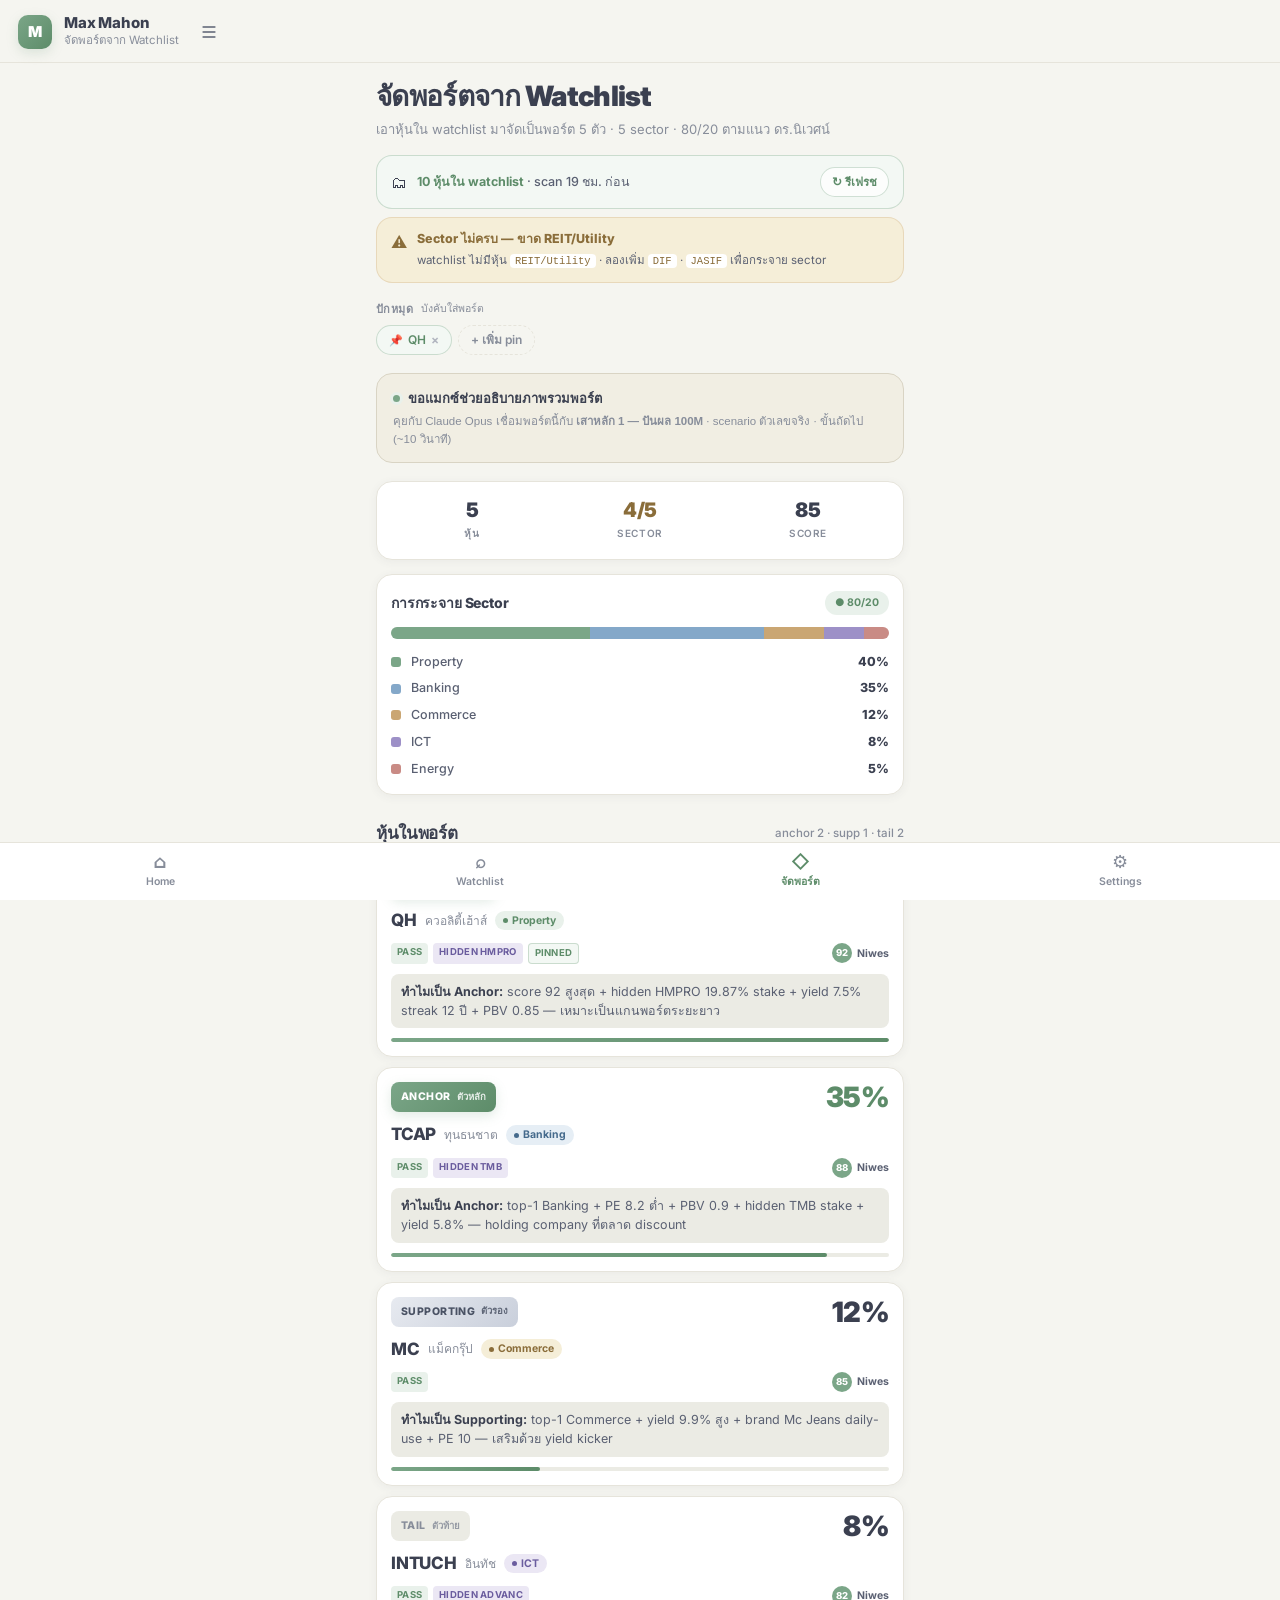
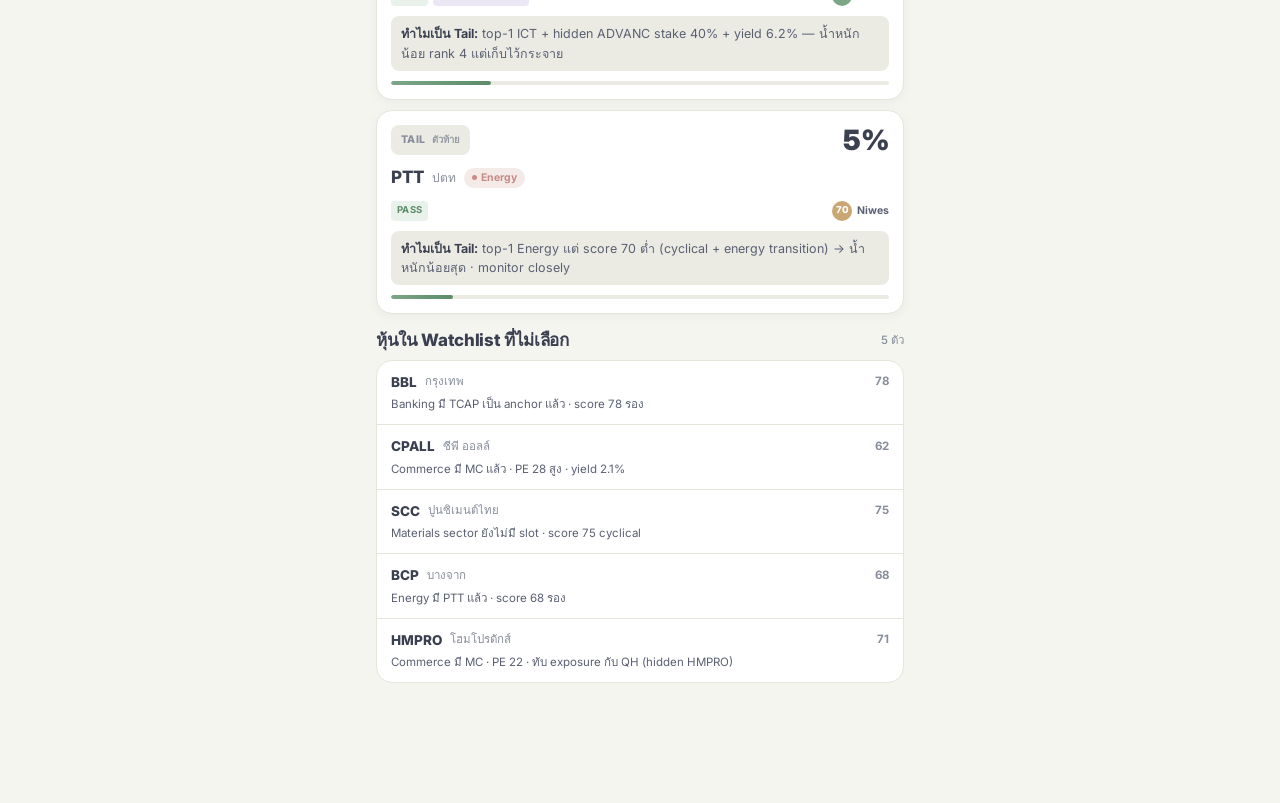
<file: _archive/2026-10/mockup/portfolio-from-watchlist-mobile.html>
<!doctype html>
<html lang="th">
<head>
<meta charset="utf-8">
<meta name="viewport" content="width=device-width,initial-scale=1,viewport-fit=cover">
<title>Max Mahon — จัดพอร์ตจาก Watchlist (Mobile)</title>
<!--
  MOBILE MOCKUP — "จัดพอร์ตจาก Watchlist"
  Same spec as desktop, stacked single column + bottom nav.

  Differences from desktop:
  - 1-col stacked layout
  - Bottom nav (4 tabs: Home / Watchlist / จัดพอร์ต / Settings)
  - Position card: 3-row (badge+sym / weight+tags / reason)
  - Sector chart compact
  - Safe-area bottom inset for home indicator
-->
<link rel="preconnect" href="https://fonts.googleapis.com">
<link rel="preconnect" href="https://fonts.gstatic.com" crossorigin>
<link href="https://fonts.googleapis.com/css2?family=Inter:wght@400;500;600;700;800;900&display=swap" rel="stylesheet">
<style>
  :root{
    --sage-500:#7ba688;  --sage-600:#5d8c69;
    --rose-500:#c98b85;
    --wheat-500:#caa673;
    --lavender-500:#9d90c7;
    --slate-blue-500:#84a8c9;

    --bg-base:#f5f5f0;
    --bg-outside:#e8e6dd;
    --bg-surface:#ffffff;
    --bg-surface-2:#ebebe4;
    --bg-elevated-start:#f1eee3;
    --bg-elevated-end:#e6e2d4;
    --bg-elevated-border:#d9d4c4;
    --btn-on-elevated:rgba(255,255,255,.75);

    --fg-primary:#3b4050;
    --fg-secondary:#5a6072;
    --fg-dim:#878d9a;
    --fg-mute:#b2b6c0;

    --border-subtle:#e6e4db;
    --border-strong:#d1cec1;

    --c-positive:var(--sage-500);
    --c-positive-strong:var(--sage-600);
    --c-positive-soft:#e9f1eb;
    --c-positive-tint:#f3f8f4;
    --c-positive-border:rgba(123,166,136,.35);

    --c-negative:var(--rose-500);
    --c-negative-soft:#f4eae8;
    --c-negative-border:rgba(201,139,133,.35);

    --c-warn:var(--wheat-500);
    --c-warn-soft:#f5eed8;
    --c-warn-fg:#8a6d3a;
    --c-warn-border:rgba(202,166,115,.3);

    --c-info:var(--slate-blue-500);
    --c-info-soft:#e6eef5;
    --c-info-fg:#456a8c;

    --c-purple:var(--lavender-500);
    --c-purple-soft:#ebe7f4;
    --c-purple-fg:#6a5c9e;

    --role-anchor-bg:linear-gradient(135deg,#7ba688,#5d8c69);
    --role-anchor-fg:#ffffff;
    --role-support-bg:linear-gradient(135deg,#e7eaf0,#c9cfdb);
    --role-support-fg:#4a5264;
    --role-tail-bg:#ebebe4;
    --role-tail-fg:#878d9a;

    --shadow-card:0 2px 10px rgba(60,66,82,.06);
    --shadow-elevated:0 8px 24px rgba(60,66,82,.08);
    --shadow-accent-positive:0 4px 12px rgba(123,166,136,.22);

    --radius:16px;
    --radius-lg:20px;
    --tap:48px;
    --font:'Inter','SF Pro Display',-apple-system,system-ui,sans-serif;
  }

  @media (prefers-color-scheme:dark){
    :root{
      --bg-base:#1c1f25;
      --bg-outside:#0f1115;
      --bg-surface:#262a32;
      --bg-surface-2:#2f343d;
      --bg-elevated-start:#2a2f38;
      --bg-elevated-end:#353b45;
      --bg-elevated-border:#3d434e;
      --btn-on-elevated:rgba(255,255,255,.08);

      --fg-primary:#e4e6eb;
      --fg-secondary:#b3b7c1;
      --fg-dim:#838896;
      --fg-mute:#5b606c;

      --border-subtle:#373c46;
      --border-strong:#4b5160;

      --c-positive-soft:rgba(123,166,136,.14);
      --c-positive-tint:rgba(123,166,136,.07);
      --c-positive-border:rgba(123,166,136,.4);
      --c-negative-soft:rgba(201,139,133,.14);
      --c-warn-soft:rgba(202,166,115,.16);
      --c-warn-fg:#d9b87f;
      --c-warn-border:rgba(202,166,115,.35);
      --c-info-soft:rgba(132,168,201,.14);
      --c-info-fg:#a8c2d9;
      --c-purple-soft:rgba(157,144,199,.14);
      --c-purple-fg:#c1b6e0;

      --role-anchor-bg:linear-gradient(135deg,#7ba688,#5d8c69);
      --role-anchor-fg:#ffffff;
      --role-support-bg:linear-gradient(135deg,#363c4a,#474e5f);
      --role-support-fg:#c9cfdb;
      --role-tail-bg:#2f343d;
      --role-tail-fg:#838896;

      --shadow-card:0 2px 10px rgba(0,0,0,.28);
      --shadow-accent-positive:0 4px 12px rgba(123,166,136,.28);
    }
  }

  *,*::before,*::after{box-sizing:border-box}
  html,body{margin:0;padding:0;background:var(--bg-base);color:var(--fg-primary);font-family:var(--font);font-size:15px;line-height:1.5;-webkit-font-smoothing:antialiased}

  /* === MOBILE TOP HEADER === */
  .app-header{
    position:sticky;top:0;z-index:50;background:var(--bg-base);
    display:flex;align-items:center;gap:12px;
    padding:14px 18px 12px;border-bottom:1px solid var(--border-subtle);
  }
  .app-header .mark{
    width:34px;height:34px;border-radius:10px;
    background:linear-gradient(135deg,var(--c-positive),var(--c-positive-strong));
    display:grid;place-items:center;color:#fff;font-weight:900;font-size:15px;
    box-shadow:var(--shadow-accent-positive);
  }
  .app-header .name{font-weight:800;font-size:15px;letter-spacing:-.01em;line-height:1.1;flex:1}
  .app-header .sub{font-size:11.5px;color:var(--fg-dim);margin-top:1px}
  .app-header .icon-btn{
    width:36px;height:36px;border-radius:50%;border:0;background:transparent;
    display:grid;place-items:center;color:var(--fg-secondary);
  }

  /* === MOBILE BODY === */
  .body-wrap{padding:18px 16px calc(96px + env(safe-area-inset-bottom));max-width:560px;margin:0 auto}

  .headline{padding:0 0 16px}
  .headline h1{margin:0;font-size:28px;font-weight:900;letter-spacing:-.025em;line-height:1.1}
  .headline p{margin:8px 0 0;color:var(--fg-dim);font-size:13px}

  /* Source banner */
  .src-banner{
    display:flex;align-items:center;gap:10px;flex-wrap:wrap;
    padding:11px 14px;border-radius:var(--radius);margin-bottom:8px;
    background:var(--c-positive-tint);border:1px solid var(--c-positive-border);
  }
  .src-banner .ic{font-size:16px}
  .src-banner .txt{font-size:12.5px;color:var(--fg-secondary);font-weight:500;flex:1;min-width:0}
  .src-banner .txt strong{color:var(--c-positive-strong);font-weight:700}
  .src-banner .sync-btn{
    font-size:11.5px;font-weight:700;padding:5px 11px;border-radius:999px;
    background:var(--btn-on-elevated);border:1px solid var(--c-positive-border);color:var(--c-positive-strong);
  }

  /* Sector warning */
  .sec-warn{
    display:flex;align-items:flex-start;gap:10px;
    padding:12px 14px;border-radius:var(--radius);margin-bottom:18px;
    background:var(--c-warn-soft);border:1px solid var(--c-warn-border);
  }
  .sec-warn .ic{font-size:16px;color:var(--c-warn-fg);flex-shrink:0;line-height:1.5}
  .sec-warn .body{flex:1;min-width:0}
  .sec-warn h5{margin:0 0 3px;font-size:12.5px;font-weight:800;color:var(--c-warn-fg)}
  .sec-warn p{margin:0;font-size:11.5px;color:var(--fg-secondary);line-height:1.55}
  .sec-warn code{background:var(--bg-surface);padding:1px 5px;border-radius:4px;font-size:10.5px;color:var(--c-warn-fg);font-family:'SF Mono',ui-monospace,Consolas,monospace}

  /* Pin chips */
  .chip-section{margin-bottom:18px}
  .chip-title{
    font-size:11px;color:var(--fg-dim);font-weight:700;letter-spacing:.04em;text-transform:uppercase;
    margin-bottom:8px;display:flex;align-items:center;gap:8px;
  }
  .chip-title .meta{font-weight:500;text-transform:none;letter-spacing:0;font-size:10.5px}
  .chip-row{display:flex;flex-wrap:wrap;gap:6px}
  .chip{
    display:inline-flex;align-items:center;gap:5px;height:30px;padding:0 12px;border-radius:999px;
    font-size:12px;font-weight:600;background:var(--bg-surface);border:1px solid var(--border-subtle);color:var(--fg-secondary);
  }
  .chip .x{color:var(--fg-mute);font-weight:700}
  .chip.pin{background:var(--c-positive-tint);border-color:var(--c-positive-border);color:var(--c-positive-strong)}
  .chip.pin::before{content:'📌';font-size:11px}
  .chip.add{border-style:dashed;color:var(--fg-dim);background:transparent}

  /* Opus button */
  .opus-btn{
    padding:14px 16px;border-radius:var(--radius);
    background:var(--bg-elevated-start);border:1px solid var(--bg-elevated-border);
    text-align:left;width:100%;display:block;margin-bottom:18px;
  }
  .opus-btn h5{margin:0 0 4px;font-size:13px;font-weight:800;color:var(--fg-primary);display:flex;align-items:center;gap:8px}
  .opus-btn h5::before{content:'';width:7px;height:7px;border-radius:50%;background:var(--c-positive);box-shadow:0 0 0 3px var(--c-positive-soft)}
  .opus-btn p{margin:0;font-size:11.5px;color:var(--fg-dim);line-height:1.5}

  /* Summary strip */
  .summary-strip{
    padding:16px 14px;border-radius:var(--radius);
    background:var(--bg-surface);border:1px solid var(--border-subtle);
    display:grid;grid-template-columns:repeat(3,1fr);gap:6px;margin-bottom:14px;
    box-shadow:var(--shadow-card);
  }
  .summary-cell{text-align:center;padding:2px 0}
  .summary-cell .v{font-size:20px;font-weight:900;letter-spacing:-.02em;line-height:1}
  .summary-cell .l{font-size:10px;color:var(--fg-dim);font-weight:600;text-transform:uppercase;letter-spacing:.06em;margin-top:6px}

  /* Sector split */
  .diversify{
    padding:16px 14px;background:var(--bg-surface);border:1px solid var(--border-subtle);
    border-radius:var(--radius);margin-bottom:18px;box-shadow:var(--shadow-card);
  }
  .dv-head{display:flex;justify-content:space-between;align-items:center;margin-bottom:12px}
  .dv-head h4{margin:0;font-size:14px;font-weight:800;letter-spacing:-.01em}
  .dv-head .badge{
    font-size:10.5px;font-weight:700;padding:4px 10px;border-radius:999px;
    background:var(--c-positive-soft);color:var(--c-positive-strong);
  }
  .seg-bar{
    display:flex;height:12px;border-radius:6px;overflow:hidden;margin-bottom:14px;
    box-shadow:inset 0 1px 3px rgba(0,0,0,.08);
  }
  .seg{height:100%}
  .dv-legend{display:flex;flex-direction:column;gap:8px}
  .lg-row{display:flex;align-items:center;gap:10px}
  .lg-dot{width:10px;height:10px;border-radius:3px;flex:0 0 10px}
  .lg-label{flex:1;font-size:12.5px;color:var(--fg-secondary);font-weight:500}
  .lg-val{font-size:12.5px;font-weight:800;letter-spacing:-.01em}

  /* Section header */
  .sec-h{display:flex;align-items:center;justify-content:space-between;padding:8px 0 6px;margin-top:6px}
  .sec-h h3{margin:0;font-size:17px;font-weight:800;letter-spacing:-.02em}
  .sec-h .hint{font-size:11.5px;color:var(--fg-dim);font-weight:500}

  /* Position card */
  .pos-list{display:flex;flex-direction:column;gap:10px}
  .pos{
    background:var(--bg-surface);border:1px solid var(--border-subtle);border-radius:var(--radius);
    padding:14px 14px;display:flex;flex-direction:column;gap:10px;
    box-shadow:var(--shadow-card);
  }

  .pos-row1{display:flex;align-items:center;gap:10px;justify-content:space-between}
  .role-badge{
    padding:0 10px;height:30px;border-radius:8px;
    display:inline-flex;align-items:center;gap:6px;font-weight:800;font-size:10.5px;
    letter-spacing:.04em;text-transform:uppercase;flex-shrink:0;
  }
  .role-badge.anchor{background:var(--role-anchor-bg);color:var(--role-anchor-fg);box-shadow:var(--shadow-accent-positive)}
  .role-badge.supporting{background:var(--role-support-bg);color:var(--role-support-fg)}
  .role-badge.tail{background:var(--role-tail-bg);color:var(--role-tail-fg)}
  .role-badge .th{font-weight:600;font-size:9.5px;opacity:.85;text-transform:none;letter-spacing:0}

  .pos-weight{
    text-align:right;font-size:28px;font-weight:900;letter-spacing:-.025em;line-height:1;
    color:var(--fg-primary);
  }
  .pos-weight.anchor{color:var(--c-positive-strong)}

  .pos-row2{display:flex;align-items:center;gap:8px;flex-wrap:wrap}
  .pos-row2 .sym{font-weight:800;font-size:17px;letter-spacing:-.01em}
  .pos-row2 .th-name{color:var(--fg-dim);font-size:12px}
  .pos-row2 .sector{
    display:inline-flex;align-items:center;gap:4px;font-size:10.5px;font-weight:700;
    padding:2px 8px;border-radius:999px;
  }
  .pos-row2 .sector::before{content:'';width:5px;height:5px;border-radius:50%;background:currentColor}
  .s-prop{background:var(--c-positive-soft);color:var(--c-positive-strong)}
  .s-bank{background:var(--c-info-soft);color:var(--c-info-fg)}
  .s-comm{background:var(--c-warn-soft);color:var(--c-warn-fg)}
  .s-ict{background:var(--c-purple-soft);color:var(--c-purple-fg)}
  .s-nrg{background:var(--c-negative-soft);color:var(--c-negative)}

  .pos-tags{display:flex;gap:5px;flex-wrap:wrap}
  .tag{
    font-size:9.5px;padding:2px 6px;border-radius:4px;background:var(--bg-surface-2);
    color:var(--fg-dim);font-weight:700;letter-spacing:.03em;text-transform:uppercase;
  }
  .tag.hidden{background:var(--c-purple-soft);color:var(--c-purple-fg)}
  .tag.pass{background:var(--c-positive-soft);color:var(--c-positive-strong)}
  .tag.pin{background:var(--c-positive-tint);color:var(--c-positive-strong);border:1px solid var(--c-positive-border)}

  .pos-score{
    display:inline-flex;align-items:center;gap:5px;font-size:10.5px;font-weight:700;
    color:var(--fg-secondary);
  }
  .pos-score .s-dot{
    width:20px;height:20px;border-radius:50%;display:inline-grid;place-items:center;
    color:#fff;font-size:9.5px;font-weight:800;
  }
  .pos-score .s-dot.a{background:var(--c-positive)}
  .pos-score .s-dot.b{background:var(--c-warn)}

  .pos-reason{
    font-size:12.5px;color:var(--fg-secondary);line-height:1.55;
    padding:8px 10px;border-radius:8px;background:var(--bg-surface-2);
  }
  .pos-reason strong{color:var(--fg-primary);font-weight:700}

  .w-track{
    height:4px;background:var(--bg-surface-2);border-radius:999px;overflow:hidden;
  }
  .w-track > i{
    display:block;height:100%;border-radius:999px;
    background:linear-gradient(90deg,var(--c-positive),var(--c-positive-strong));
  }

  /* Bench */
  .bench-list{display:flex;flex-direction:column;background:var(--bg-surface);border:1px solid var(--border-subtle);border-radius:var(--radius);overflow:hidden;margin-bottom:24px}
  .bench-row{
    display:flex;flex-direction:column;gap:4px;
    padding:11px 14px;border-bottom:1px solid var(--border-subtle);
  }
  .bench-row:last-child{border-bottom:0}
  .bench-row .top{display:flex;align-items:center;gap:8px;justify-content:space-between}
  .bench-row .sym{font-weight:800;font-size:13.5px}
  .bench-row .name{color:var(--fg-dim);font-size:11.5px;flex:1}
  .bench-row .score-mini{font-size:11.5px;font-weight:700;color:var(--fg-dim)}
  .bench-row .reason{color:var(--fg-secondary);font-size:11.5px;line-height:1.5}

  /* Bottom nav */
  .bottom-nav{
    position:fixed;bottom:0;left:0;right:0;z-index:100;
    background:var(--bg-surface);border-top:1px solid var(--border-subtle);
    display:grid;grid-template-columns:repeat(4,1fr);
    padding:10px 0 calc(10px + env(safe-area-inset-bottom));
  }
  .bn-item{
    display:flex;flex-direction:column;align-items:center;gap:3px;
    text-decoration:none;color:var(--fg-dim);font-size:10.5px;font-weight:600;
  }
  .bn-item .ic{font-size:18px;line-height:1}
  .bn-item.active{color:var(--c-positive-strong)}

</style>
</head>
<body>

<!-- HEADER -->
<header class="app-header">
  <div class="mark">M</div>
  <div>
    <div class="name">Max Mahon</div>
    <div class="sub">จัดพอร์ตจาก Watchlist</div>
  </div>
  <button class="icon-btn" aria-label="menu">
    <svg width="20" height="20" viewBox="0 0 24 24" fill="none"><path d="M5 12h14M5 6h14M5 18h14" stroke="currentColor" stroke-width="2" stroke-linecap="round"/></svg>
  </button>
</header>

<div class="body-wrap">

  <!-- HEADLINE -->
  <section class="headline">
    <h1>จัดพอร์ตจาก Watchlist</h1>
    <p>เอาหุ้นใน watchlist มาจัดเป็นพอร์ต 5 ตัว · 5 sector · 80/20 ตามแนว ดร.นิเวศน์</p>
  </section>

  <!-- SOURCE -->
  <div class="src-banner">
    <span class="ic">🗂</span>
    <span class="txt"><strong>10 หุ้นใน watchlist</strong> · scan 19 ชม. ก่อน</span>
    <button class="sync-btn">↻ รีเฟรช</button>
  </div>

  <!-- WARNING -->
  <div class="sec-warn">
    <span class="ic">⚠</span>
    <div class="body">
      <h5>Sector ไม่ครบ — ขาด REIT/Utility</h5>
      <p>watchlist ไม่มีหุ้น <code>REIT/Utility</code> · ลองเพิ่ม <code>DIF</code> · <code>JASIF</code> เพื่อกระจาย sector</p>
    </div>
  </div>

  <!-- PIN CHIPS -->
  <div class="chip-section">
    <div class="chip-title">ปักหมุด <span class="meta">บังคับใส่พอร์ต</span></div>
    <div class="chip-row">
      <span class="chip pin">QH <span class="x">×</span></span>
      <span class="chip add">+ เพิ่ม pin</span>
    </div>
  </div>

  <!-- OPUS -->
  <button class="opus-btn">
    <h5>ขอแมกซ์ช่วยอธิบายภาพรวมพอร์ต</h5>
    <p>คุยกับ Claude Opus เชื่อมพอร์ตนี้กับ <strong>เสาหลัก 1 — ปันผล 100M</strong> · scenario ตัวเลขจริง · ขั้นถัดไป (~10 วินาที)</p>
  </button>

  <!-- SUMMARY -->
  <div class="summary-strip">
    <div class="summary-cell">
      <div class="v">5</div>
      <div class="l">หุ้น</div>
    </div>
    <div class="summary-cell">
      <div class="v" style="color:var(--c-warn-fg)">4/5</div>
      <div class="l">sector</div>
    </div>
    <div class="summary-cell">
      <div class="v">85</div>
      <div class="l">score</div>
    </div>
  </div>

  <!-- SECTOR SPLIT -->
  <div class="diversify">
    <div class="dv-head">
      <h4>การกระจาย Sector</h4>
      <span class="badge">● 80/20</span>
    </div>
    <div class="seg-bar">
      <div class="seg" style="width:40%;background:var(--c-positive)"></div>
      <div class="seg" style="width:35%;background:var(--c-info)"></div>
      <div class="seg" style="width:12%;background:var(--c-warn)"></div>
      <div class="seg" style="width:8%;background:var(--c-purple)"></div>
      <div class="seg" style="width:5%;background:var(--c-negative)"></div>
    </div>
    <div class="dv-legend">
      <div class="lg-row"><span class="lg-dot" style="background:var(--c-positive)"></span><span class="lg-label">Property</span><span class="lg-val">40%</span></div>
      <div class="lg-row"><span class="lg-dot" style="background:var(--c-info)"></span><span class="lg-label">Banking</span><span class="lg-val">35%</span></div>
      <div class="lg-row"><span class="lg-dot" style="background:var(--c-warn)"></span><span class="lg-label">Commerce</span><span class="lg-val">12%</span></div>
      <div class="lg-row"><span class="lg-dot" style="background:var(--c-purple)"></span><span class="lg-label">ICT</span><span class="lg-val">8%</span></div>
      <div class="lg-row"><span class="lg-dot" style="background:var(--c-negative)"></span><span class="lg-label">Energy</span><span class="lg-val">5%</span></div>
    </div>
  </div>

  <!-- POSITIONS -->
  <div class="sec-h">
    <h3>หุ้นในพอร์ต</h3>
    <span class="hint">anchor 2 · supp 1 · tail 2</span>
  </div>

  <div class="pos-list">

    <!-- ANCHOR 1 — QH -->
    <div class="pos">
      <div class="pos-row1">
        <div class="role-badge anchor">Anchor<span class="th">ตัวหลัก</span></div>
        <div class="pos-weight anchor">40%</div>
      </div>
      <div class="pos-row2">
        <span class="sym">QH</span>
        <span class="th-name">ควอลิตี้เฮ้าส์</span>
        <span class="sector s-prop">Property</span>
      </div>
      <div class="pos-tags">
        <span class="tag pass">PASS</span>
        <span class="tag hidden">Hidden HMPRO</span>
        <span class="tag pin">PINNED</span>
        <span class="pos-score" style="margin-left:auto"><span class="s-dot a">92</span>Niwes</span>
      </div>
      <div class="pos-reason">
        <strong>ทำไมเป็น Anchor:</strong> score 92 สูงสุด + hidden HMPRO 19.87% stake + yield 7.5% streak 12 ปี + PBV 0.85 — เหมาะเป็นแกนพอร์ตระยะยาว
      </div>
      <div class="w-track"><i style="width:100%"></i></div>
    </div>

    <!-- ANCHOR 2 — TCAP -->
    <div class="pos">
      <div class="pos-row1">
        <div class="role-badge anchor">Anchor<span class="th">ตัวหลัก</span></div>
        <div class="pos-weight anchor">35%</div>
      </div>
      <div class="pos-row2">
        <span class="sym">TCAP</span>
        <span class="th-name">ทุนธนชาต</span>
        <span class="sector s-bank">Banking</span>
      </div>
      <div class="pos-tags">
        <span class="tag pass">PASS</span>
        <span class="tag hidden">Hidden TMB</span>
        <span class="pos-score" style="margin-left:auto"><span class="s-dot a">88</span>Niwes</span>
      </div>
      <div class="pos-reason">
        <strong>ทำไมเป็น Anchor:</strong> top-1 Banking + PE 8.2 ต่ำ + PBV 0.9 + hidden TMB stake + yield 5.8% — holding company ที่ตลาด discount
      </div>
      <div class="w-track"><i style="width:87.5%"></i></div>
    </div>

    <!-- SUPPORTING — MC -->
    <div class="pos">
      <div class="pos-row1">
        <div class="role-badge supporting">Supporting<span class="th">ตัวรอง</span></div>
        <div class="pos-weight">12%</div>
      </div>
      <div class="pos-row2">
        <span class="sym">MC</span>
        <span class="th-name">แม็คกรุ๊ป</span>
        <span class="sector s-comm">Commerce</span>
      </div>
      <div class="pos-tags">
        <span class="tag pass">PASS</span>
        <span class="pos-score" style="margin-left:auto"><span class="s-dot a">85</span>Niwes</span>
      </div>
      <div class="pos-reason">
        <strong>ทำไมเป็น Supporting:</strong> top-1 Commerce + yield 9.9% สูง + brand Mc Jeans daily-use + PE 10 — เสริมด้วย yield kicker
      </div>
      <div class="w-track"><i style="width:30%"></i></div>
    </div>

    <!-- TAIL 1 — INTUCH -->
    <div class="pos">
      <div class="pos-row1">
        <div class="role-badge tail">Tail<span class="th">ตัวท้าย</span></div>
        <div class="pos-weight">8%</div>
      </div>
      <div class="pos-row2">
        <span class="sym">INTUCH</span>
        <span class="th-name">อินทัช</span>
        <span class="sector s-ict">ICT</span>
      </div>
      <div class="pos-tags">
        <span class="tag pass">PASS</span>
        <span class="tag hidden">Hidden ADVANC</span>
        <span class="pos-score" style="margin-left:auto"><span class="s-dot a">82</span>Niwes</span>
      </div>
      <div class="pos-reason">
        <strong>ทำไมเป็น Tail:</strong> top-1 ICT + hidden ADVANC stake 40% + yield 6.2% — น้ำหนักน้อย rank 4 แต่เก็บไว้กระจาย
      </div>
      <div class="w-track"><i style="width:20%"></i></div>
    </div>

    <!-- TAIL 2 — PTT -->
    <div class="pos">
      <div class="pos-row1">
        <div class="role-badge tail">Tail<span class="th">ตัวท้าย</span></div>
        <div class="pos-weight">5%</div>
      </div>
      <div class="pos-row2">
        <span class="sym">PTT</span>
        <span class="th-name">ปตท</span>
        <span class="sector s-nrg">Energy</span>
      </div>
      <div class="pos-tags">
        <span class="tag pass">PASS</span>
        <span class="pos-score" style="margin-left:auto"><span class="s-dot b">70</span>Niwes</span>
      </div>
      <div class="pos-reason">
        <strong>ทำไมเป็น Tail:</strong> top-1 Energy แต่ score 70 ต่ำ (cyclical + energy transition) → น้ำหนักน้อยสุด · monitor closely
      </div>
      <div class="w-track"><i style="width:12.5%"></i></div>
    </div>

  </div>

  <!-- BENCH -->
  <div class="sec-h">
    <h3>หุ้นใน Watchlist ที่ไม่เลือก</h3>
    <span class="hint">5 ตัว</span>
  </div>
  <div class="bench-list">
    <div class="bench-row">
      <div class="top">
        <span class="sym">BBL</span>
        <span class="name">กรุงเทพ</span>
        <span class="score-mini">78</span>
      </div>
      <div class="reason">Banking มี TCAP เป็น anchor แล้ว · score 78 รอง</div>
    </div>
    <div class="bench-row">
      <div class="top">
        <span class="sym">CPALL</span>
        <span class="name">ซีพี ออลล์</span>
        <span class="score-mini">62</span>
      </div>
      <div class="reason">Commerce มี MC แล้ว · PE 28 สูง · yield 2.1%</div>
    </div>
    <div class="bench-row">
      <div class="top">
        <span class="sym">SCC</span>
        <span class="name">ปูนซิเมนต์ไทย</span>
        <span class="score-mini">75</span>
      </div>
      <div class="reason">Materials sector ยังไม่มี slot · score 75 cyclical</div>
    </div>
    <div class="bench-row">
      <div class="top">
        <span class="sym">BCP</span>
        <span class="name">บางจาก</span>
        <span class="score-mini">68</span>
      </div>
      <div class="reason">Energy มี PTT แล้ว · score 68 รอง</div>
    </div>
    <div class="bench-row">
      <div class="top">
        <span class="sym">HMPRO</span>
        <span class="name">โฮมโปรดักส์</span>
        <span class="score-mini">71</span>
      </div>
      <div class="reason">Commerce มี MC · PE 22 · ทับ exposure กับ QH (hidden HMPRO)</div>
    </div>
  </div>

</div>

<!-- BOTTOM NAV -->
<nav class="bottom-nav" role="navigation">
  <a class="bn-item" href="#">
    <span class="ic">⌂</span>Home
  </a>
  <a class="bn-item" href="#">
    <span class="ic">⌕</span>Watchlist
  </a>
  <a class="bn-item active" href="#">
    <span class="ic">◇</span>จัดพอร์ต
  </a>
  <a class="bn-item" href="#">
    <span class="ic">⚙</span>Settings
  </a>
</nav>

</body>
</html>
</file>
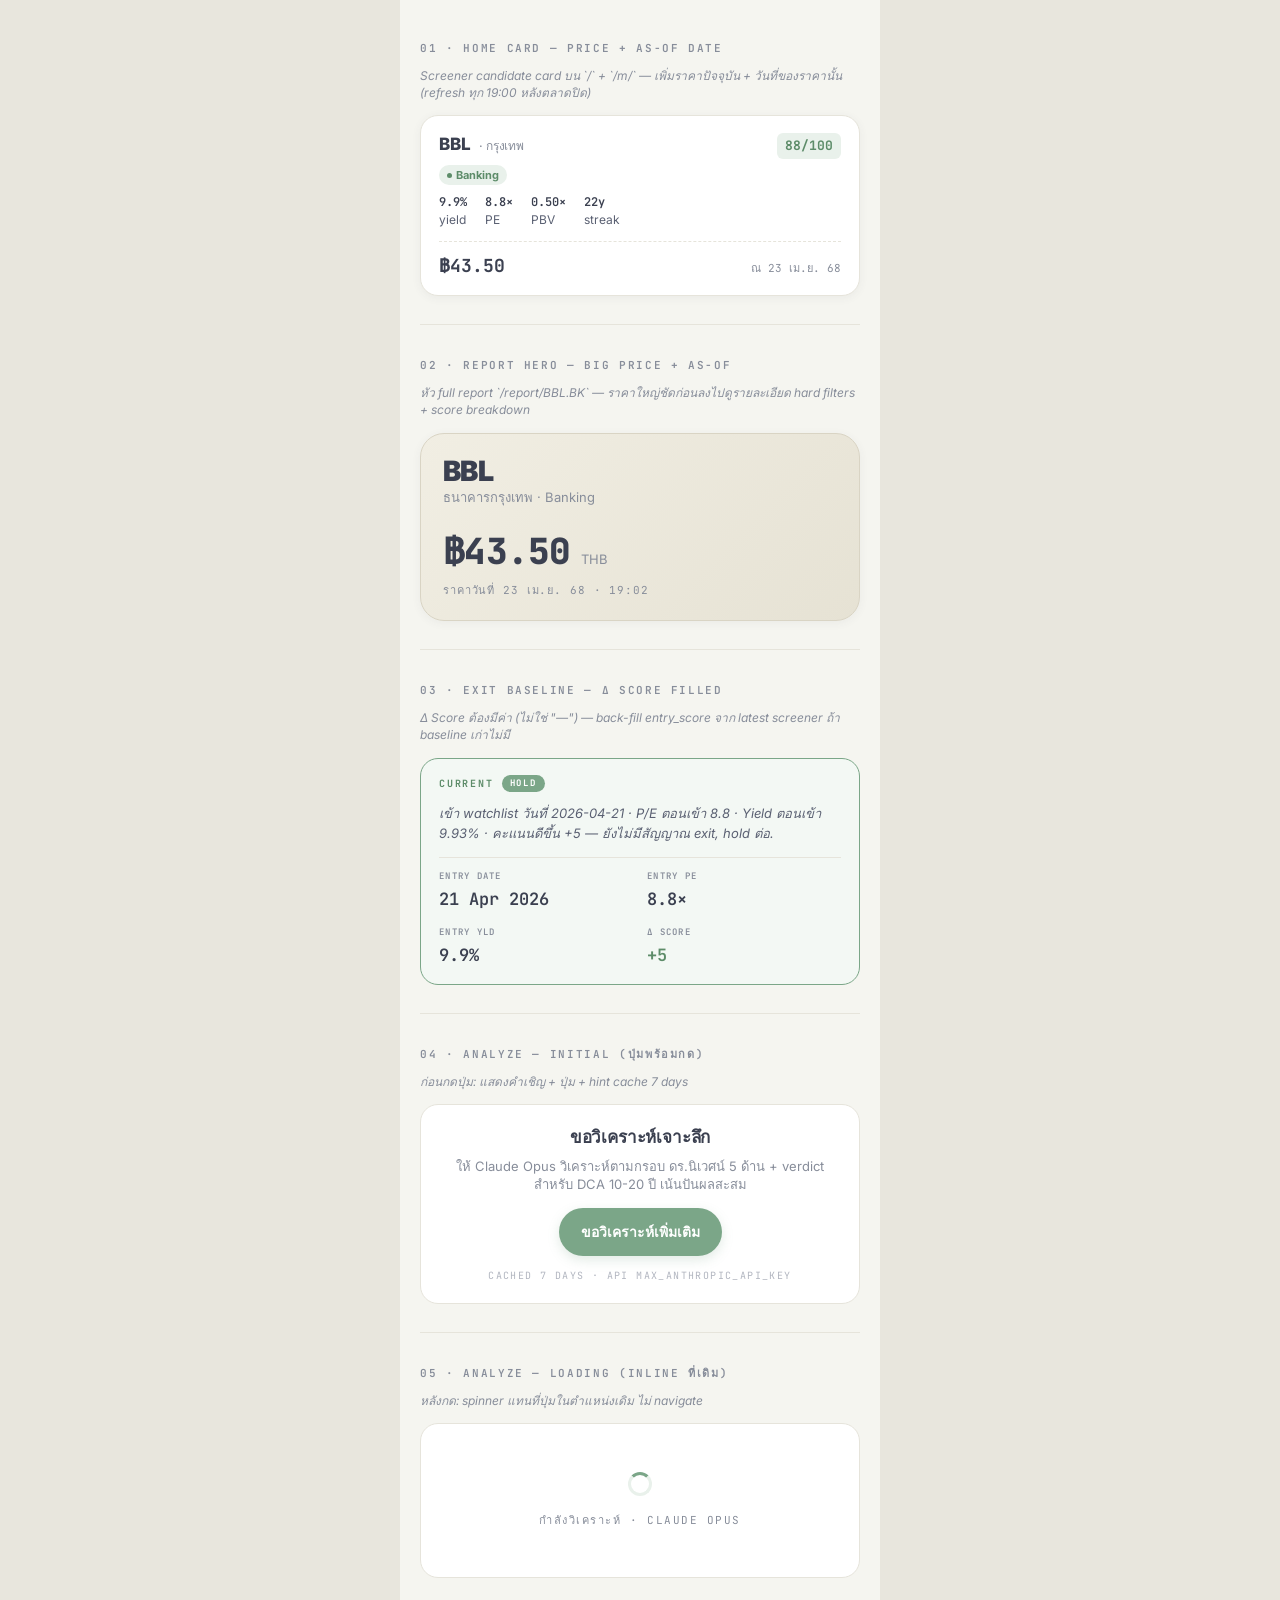
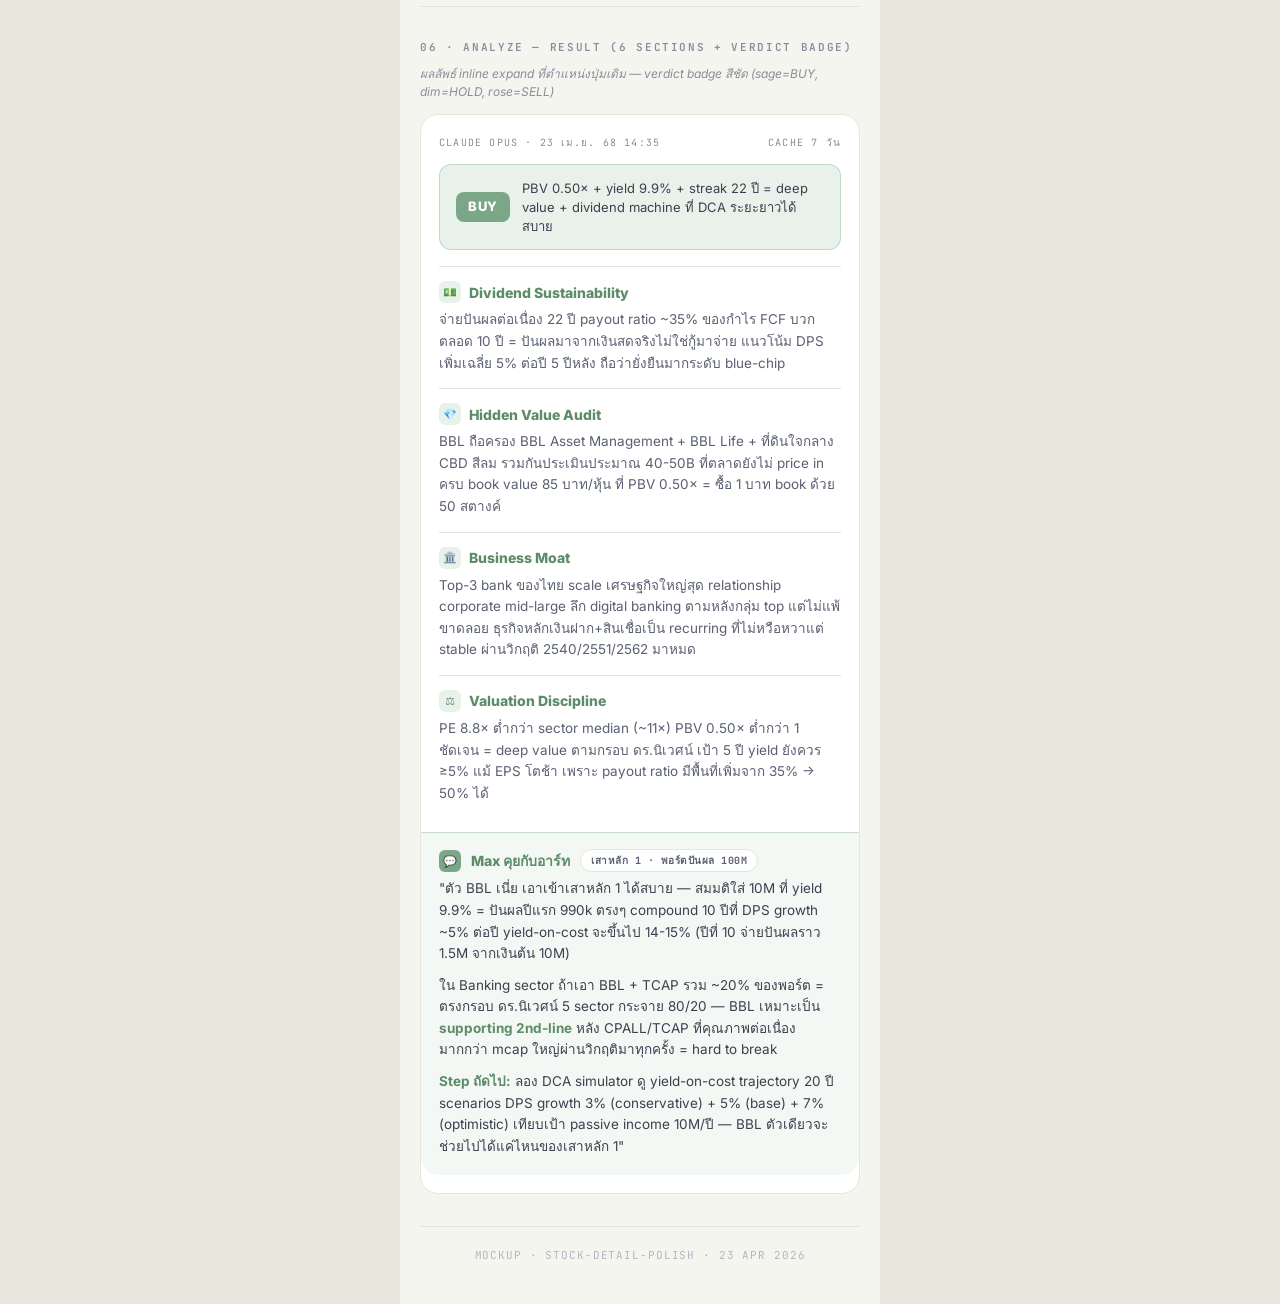
<file: _archive/2026-10/mockup/stock-detail-polish.html>
<!doctype html>
<html lang="th">
<head>
<meta charset="utf-8">
<meta name="viewport" content="width=device-width,initial-scale=1,viewport-fit=cover">
<title>Stock Detail Polish · Mockup</title>
<link rel="preconnect" href="https://fonts.googleapis.com">
<link rel="preconnect" href="https://fonts.gstatic.com" crossorigin>
<link href="https://fonts.googleapis.com/css2?family=Inter:wght@400;500;600;700;800;900&family=JetBrains+Mono:wght@400;500;600&display=swap" rel="stylesheet">
<style>
  :root{
    --sage-500:#7ba688;  --sage-600:#5d8c69;
    --rose-500:#c98b85;
    --wheat-500:#caa673;
    --lavender-500:#9d90c7;
    --slate-blue-500:#84a8c9;

    --bg-base:#f5f5f0;
    --bg-outside:#e8e6dd;
    --bg-surface:#ffffff;
    --bg-surface-2:#ebebe4;
    --bg-elevated-start:#f1eee3;
    --bg-elevated-end:#e6e2d4;
    --bg-elevated-border:#d9d4c4;

    --fg-primary:#3b4050;
    --fg-secondary:#5a6072;
    --fg-dim:#878d9a;
    --fg-mute:#b2b6c0;

    --border-subtle:#e6e4db;
    --border-strong:#d1cec1;

    --c-positive:var(--sage-500);
    --c-positive-strong:var(--sage-600);
    --c-positive-soft:#e9f1eb;
    --c-positive-tint:#f3f8f4;
    --c-positive-border:rgba(123,166,136,.35);

    --c-negative:var(--rose-500);
    --c-negative-soft:#f4eae8;
    --c-negative-border:rgba(201,139,133,.35);

    --c-warn:var(--wheat-500);
    --c-warn-soft:#f5eed8;
    --c-warn-fg:#8a6d3a;

    --c-info:var(--slate-blue-500);
    --c-info-soft:#e6eef5;
    --c-info-fg:#456a8c;

    --c-purple:var(--lavender-500);
    --c-purple-soft:#ebe7f4;
    --c-purple-fg:#6a5c9e;

    --shadow-card:0 2px 10px rgba(60,66,82,.06);
    --shadow-accent-positive:0 4px 12px rgba(123,166,136,.22);

    --radius:18px;
    --radius-lg:24px;
    --font:'Inter','IBM Plex Serif Thai',-apple-system,system-ui,sans-serif;
    --font-mono:'JetBrains Mono',ui-monospace,Consolas,monospace;
  }
  @media (prefers-color-scheme:dark){
    :root{
      --bg-base:#1c1f25;
      --bg-outside:#0f1115;
      --bg-surface:#262a32;
      --bg-surface-2:#2f343d;
      --bg-elevated-start:#2a2f38;
      --bg-elevated-end:#353b45;
      --bg-elevated-border:#3d434e;
      --fg-primary:#e4e6eb;
      --fg-secondary:#b3b7c1;
      --fg-dim:#838896;
      --fg-mute:#5b606c;
      --border-subtle:#373c46;
      --border-strong:#4b5160;
      --c-positive-soft:rgba(123,166,136,.14);
      --c-positive-tint:rgba(123,166,136,.07);
      --c-positive-border:rgba(123,166,136,.4);
      --c-negative-soft:rgba(201,139,133,.14);
      --c-warn-soft:rgba(202,166,115,.16);
      --c-warn-fg:#d9b87f;
      --c-info-soft:rgba(132,168,201,.14);
      --c-info-fg:#a8c2d9;
      --c-purple-soft:rgba(157,144,199,.14);
      --c-purple-fg:#c1b6e0;
      --shadow-card:0 2px 10px rgba(0,0,0,.28);
      --shadow-accent-positive:0 4px 12px rgba(123,166,136,.28);
    }
  }
  *{box-sizing:border-box}
  html,body{margin:0;padding:0;background:var(--bg-outside);color:var(--fg-primary);font-family:var(--font);font-size:16px;line-height:1.5;-webkit-font-smoothing:antialiased}

  .frame{max-width:480px;margin:0 auto;padding:40px 20px;background:var(--bg-base);min-height:100vh}

  .section-label{
    font-family:var(--font-mono);font-size:11px;letter-spacing:.15em;text-transform:uppercase;color:var(--fg-dim);
    padding:32px 0 10px;font-weight:600;border-top:1px solid var(--border-subtle);margin-top:28px;
  }
  .section-label:first-child{border-top:0;margin-top:0;padding-top:0}

  .note{font-size:12px;color:var(--fg-dim);font-style:italic;margin-bottom:14px;line-height:1.45}

  /* ========== STATE 1: Home card with price + as-of ========== */
  .home-card{
    background:var(--bg-surface);border:1px solid var(--border-subtle);border-radius:var(--radius);
    padding:16px 18px;box-shadow:var(--shadow-card);margin-bottom:10px;
  }
  .home-card .top{display:flex;justify-content:space-between;align-items:baseline;gap:8px}
  .home-card .sym{font-weight:800;font-size:17px;letter-spacing:-.01em}
  .home-card .sym .th{color:var(--fg-dim);font-weight:500;font-size:12px;margin-left:6px}
  .home-card .score{font-family:var(--font-mono);font-size:13px;font-weight:700;color:var(--c-positive-strong);background:var(--c-positive-soft);padding:3px 8px;border-radius:6px}
  .home-card .mid{display:flex;gap:18px;margin-top:8px}
  .home-card .mid .cell{font-size:12px;color:var(--fg-secondary)}
  .home-card .mid .cell .v{font-family:var(--font-mono);font-weight:600;color:var(--fg-primary)}
  .home-card .price-row{
    display:flex;justify-content:space-between;align-items:baseline;margin-top:12px;padding-top:10px;
    border-top:1px dashed var(--border-subtle);
  }
  .home-card .price{font-family:var(--font-mono);font-weight:700;font-size:18px;color:var(--fg-primary)}
  .home-card .price-date{font-family:var(--font-mono);font-size:11px;color:var(--fg-dim)}
  .home-card .sector-pill{display:inline-flex;align-items:center;gap:4px;font-size:11px;font-weight:700;padding:2px 8px;border-radius:999px;background:var(--c-positive-soft);color:var(--c-positive-strong);margin-top:6px}
  .home-card .sector-pill::before{content:'';width:5px;height:5px;border-radius:50%;background:currentColor}

  /* ========== STATE 2: Report header with price prominent ========== */
  .report-hero{
    background:linear-gradient(135deg,var(--bg-elevated-start),var(--bg-elevated-end));
    border:1px solid var(--bg-elevated-border);border-radius:var(--radius-lg);padding:22px;
    box-shadow:var(--shadow-card);margin-bottom:14px;
  }
  .report-hero h1{margin:0;font-size:28px;font-weight:900;letter-spacing:-.02em;line-height:1.1}
  .report-hero .th-name{color:var(--fg-dim);font-size:13px;margin-top:2px}
  .report-hero .price-block{margin-top:16px;display:flex;align-items:baseline;gap:10px}
  .report-hero .price-block .val{font-family:var(--font-mono);font-size:36px;font-weight:900;color:var(--fg-primary);letter-spacing:-.02em}
  .report-hero .price-block .unit{color:var(--fg-dim);font-size:13px}
  .report-hero .as-of{font-family:var(--font-mono);font-size:11px;color:var(--fg-dim);margin-top:4px;letter-spacing:.08em;text-transform:uppercase}

  /* ========== STATE 3: Exit Baseline with Δ SCORE filled ========== */
  .exit-panel{
    border:1px solid var(--c-positive);padding:16px 18px;border-radius:var(--radius);
    background:var(--c-positive-tint);margin-bottom:14px;
  }
  .exit-panel .head{
    font-family:var(--font-mono);font-size:10px;letter-spacing:.18em;text-transform:uppercase;color:var(--c-positive-strong);
    margin-bottom:12px;display:flex;align-items:center;gap:8px;font-weight:700;
  }
  .exit-panel .badge{background:var(--c-positive);color:#fff;padding:2px 8px;border-radius:999px;font-size:9px}
  .exit-panel .narrative{font-size:13px;color:var(--fg-secondary);margin-bottom:14px;font-style:italic;line-height:1.5}
  .exit-panel .grid{display:grid;grid-template-columns:1fr 1fr;gap:14px;border-top:1px solid var(--border-subtle);padding-top:12px}
  .exit-panel .cell{display:flex;flex-direction:column;gap:3px}
  .exit-panel .cell .lbl{font-family:var(--font-mono);font-size:9px;letter-spacing:.14em;text-transform:uppercase;color:var(--fg-dim);font-weight:600}
  .exit-panel .cell .v{font-family:var(--font-mono);font-size:17px;font-weight:600;color:var(--fg-primary)}
  .exit-panel .cell .v.up{color:var(--c-positive-strong)}
  .exit-panel .cell .v.down{color:var(--c-negative)}

  /* ========== STATE 4: Analyze button (initial) ========== */
  .analyze-block{padding:20px 18px;background:var(--bg-surface);border:1px solid var(--border-subtle);border-radius:var(--radius);text-align:center;margin-bottom:14px}
  .analyze-block h2{margin:0 0 6px;font-size:17px;font-weight:800;letter-spacing:-.01em}
  .analyze-block .desc{font-size:13px;color:var(--fg-dim);margin-bottom:14px;line-height:1.45}
  .analyze-btn{
    padding:12px 22px;border-radius:999px;background:var(--c-positive);color:#fff;border:0;
    font-weight:700;font-size:14px;cursor:pointer;box-shadow:var(--shadow-accent-positive);
    min-height:48px;display:inline-flex;align-items:center;gap:8px;
  }
  .analyze-block .hint{font-family:var(--font-mono);font-size:10px;letter-spacing:.14em;text-transform:uppercase;color:var(--fg-mute);margin-top:12px}

  /* ========== STATE 5: Analyze loading ========== */
  .analyze-loading{padding:28px 18px;text-align:center}
  .spinner{display:inline-block;width:24px;height:24px;border:3px solid var(--c-positive-soft);border-top-color:var(--c-positive);border-radius:50%;animation:spin 1s linear infinite}
  @keyframes spin{to{transform:rotate(360deg)}}
  .analyze-loading .lbl{font-family:var(--font-mono);font-size:11px;letter-spacing:.14em;text-transform:uppercase;color:var(--fg-dim);margin-top:10px}

  /* ========== STATE 6: Analyze result (6 sections + verdict) ========== */
  .analyze-result{background:var(--bg-surface);border:1px solid var(--border-subtle);border-radius:var(--radius);padding:20px 18px;margin-bottom:14px}
  .analyze-result .meta{font-family:var(--font-mono);font-size:10px;letter-spacing:.12em;text-transform:uppercase;color:var(--fg-dim);margin-bottom:14px;display:flex;justify-content:space-between}
  .analyze-result .verdict{
    padding:14px 16px;border-radius:12px;background:var(--c-positive-soft);border:1px solid var(--c-positive-border);
    margin-bottom:16px;display:flex;align-items:center;gap:12px;
  }
  .analyze-result .verdict .badge{padding:5px 12px;border-radius:8px;font-weight:800;font-size:13px;letter-spacing:.04em}
  .analyze-result .verdict.buy .badge{background:var(--c-positive);color:#fff}
  .analyze-result .verdict.hold .badge{background:var(--fg-dim);color:#fff}
  .analyze-result .verdict.sell .badge{background:var(--c-negative);color:#fff}
  .analyze-result .verdict .why{font-size:13px;color:var(--fg-primary);line-height:1.45;flex:1}
  .analyze-result .sec{padding:14px 0;border-top:1px solid var(--border-subtle)}
  .analyze-result .sec:first-of-type{border-top:0}
  .analyze-result .sec h4{margin:0 0 6px;font-size:14px;font-weight:800;color:var(--c-positive-strong);display:flex;align-items:center;gap:8px}
  .analyze-result .sec h4 .ico{width:22px;height:22px;border-radius:6px;background:var(--c-positive-soft);display:inline-grid;place-items:center;font-size:11px}
  .analyze-result .sec p{margin:0;font-size:13.5px;color:var(--fg-secondary);line-height:1.6}
  .analyze-result .sec p + p{margin-top:10px}
  .analyze-result .sec.art-talk{background:var(--c-positive-tint);margin:14px -18px -2px;padding:16px 18px 18px;border-radius:0 0 var(--radius) var(--radius);border-top:1px solid var(--c-positive-border)}
  .analyze-result .sec.art-talk h4{color:var(--c-positive-strong);flex-wrap:wrap;gap:10px}
  .analyze-result .sec.art-talk h4 .ico{background:var(--c-positive);color:#fff}
  .analyze-result .sec.art-talk .pillar-tag{
    font-size:10px;font-weight:700;padding:3px 10px;border-radius:999px;
    background:var(--bg-surface);color:var(--fg-secondary);border:1px solid var(--border-subtle);
    font-family:var(--font-mono);letter-spacing:.05em;text-transform:none;
  }
  .analyze-result .sec.art-talk p{color:var(--fg-primary)}
  .analyze-result .sec.art-talk p strong{color:var(--c-positive-strong)}

  /* Caption at bottom */
  .caption{font-size:11px;color:var(--fg-mute);text-align:center;font-family:var(--font-mono);letter-spacing:.08em;text-transform:uppercase;margin-top:32px;padding-top:20px;border-top:1px solid var(--border-subtle)}
</style>
</head>
<body>

<div class="frame">

  <!-- STATE 1 -->
  <div class="section-label">01 · HOME CARD — price + as-of date</div>
  <div class="note">Screener candidate card บน `/` + `/m/` — เพิ่มราคาปัจจุบัน + วันที่ของราคานั้น (refresh ทุก 19:00 หลังตลาดปิด)</div>
  <div class="home-card">
    <div class="top">
      <div class="sym">BBL<span class="th"> · กรุงเทพ</span></div>
      <div class="score">88/100</div>
    </div>
    <div class="sector-pill">Banking</div>
    <div class="mid">
      <div class="cell"><div class="v">9.9%</div>yield</div>
      <div class="cell"><div class="v">8.8×</div>PE</div>
      <div class="cell"><div class="v">0.50×</div>PBV</div>
      <div class="cell"><div class="v">22y</div>streak</div>
    </div>
    <div class="price-row">
      <span class="price">฿43.50</span>
      <span class="price-date">ณ 23 เม.ย. 68</span>
    </div>
  </div>

  <!-- STATE 2 -->
  <div class="section-label">02 · REPORT HERO — big price + as-of</div>
  <div class="note">หัว full report `/report/BBL.BK` — ราคาใหญ่ชัดก่อนลงไปดูรายละเอียด hard filters + score breakdown</div>
  <div class="report-hero">
    <h1>BBL</h1>
    <div class="th-name">ธนาคารกรุงเทพ · Banking</div>
    <div class="price-block">
      <span class="val">฿43.50</span>
      <span class="unit">THB</span>
    </div>
    <div class="as-of">ราคาวันที่ 23 เม.ย. 68 · 19:02</div>
  </div>

  <!-- STATE 3 -->
  <div class="section-label">03 · EXIT BASELINE — Δ SCORE filled</div>
  <div class="note">Δ Score ต้องมีค่า (ไม่ใช่ "—") — back-fill entry_score จาก latest screener ถ้า baseline เก่าไม่มี</div>
  <div class="exit-panel">
    <div class="head">Current <span class="badge">HOLD</span></div>
    <div class="narrative">เข้า watchlist วันที่ 2026-04-21 · P/E ตอนเข้า 8.8 · Yield ตอนเข้า 9.93% · คะแนนดีขึ้น +5 — ยังไม่มีสัญญาณ exit, hold ต่อ.</div>
    <div class="grid">
      <div class="cell"><span class="lbl">Entry Date</span><span class="v">21 Apr 2026</span></div>
      <div class="cell"><span class="lbl">Entry PE</span><span class="v">8.8×</span></div>
      <div class="cell"><span class="lbl">Entry Yld</span><span class="v">9.9%</span></div>
      <div class="cell"><span class="lbl">Δ Score</span><span class="v up">+5</span></div>
    </div>
  </div>

  <!-- STATE 4 -->
  <div class="section-label">04 · ANALYZE — INITIAL (ปุ่มพร้อมกด)</div>
  <div class="note">ก่อนกดปุ่ม: แสดงคำเชิญ + ปุ่ม + hint cache 7 days</div>
  <div class="analyze-block" id="state-initial">
    <h2>ขอวิเคราะห์เจาะลึก</h2>
    <div class="desc">ให้ Claude Opus วิเคราะห์ตามกรอบ ดร.นิเวศน์ 5 ด้าน + verdict สำหรับ DCA 10-20 ปี เน้นปันผลสะสม</div>
    <button class="analyze-btn">ขอวิเคราะห์เพิ่มเติม</button>
    <div class="hint">CACHED 7 DAYS · API MAX_ANTHROPIC_API_KEY</div>
  </div>

  <!-- STATE 5 -->
  <div class="section-label">05 · ANALYZE — LOADING (inline ที่เดิม)</div>
  <div class="note">หลังกด: spinner แทนที่ปุ่มในตำแหน่งเดิม ไม่ navigate</div>
  <div class="analyze-block">
    <div class="analyze-loading">
      <div class="spinner"></div>
      <div class="lbl">กำลังวิเคราะห์ · Claude Opus</div>
    </div>
  </div>

  <!-- STATE 6 -->
  <div class="section-label">06 · ANALYZE — RESULT (6 sections + verdict badge)</div>
  <div class="note">ผลลัพธ์ inline expand ที่ตำแหน่งปุ่มเดิม — verdict badge สีชัด (sage=BUY, dim=HOLD, rose=SELL)</div>
  <div class="analyze-result">
    <div class="meta">
      <span>Claude Opus · 23 เม.ย. 68 14:35</span>
      <span>Cache 7 วัน</span>
    </div>
    <div class="verdict buy">
      <span class="badge">BUY</span>
      <span class="why">PBV 0.50× + yield 9.9% + streak 22 ปี = deep value + dividend machine ที่ DCA ระยะยาวได้สบาย</span>
    </div>

    <div class="sec">
      <h4><span class="ico">💵</span>Dividend Sustainability</h4>
      <p>จ่ายปันผลต่อเนื่อง 22 ปี payout ratio ~35% ของกำไร FCF บวกตลอด 10 ปี = ปันผลมาจากเงินสดจริงไม่ใช่กู้มาจ่าย แนวโน้ม DPS เพิ่มเฉลี่ย 5% ต่อปี 5 ปีหลัง ถือว่ายั่งยืนมากระดับ blue-chip</p>
    </div>

    <div class="sec">
      <h4><span class="ico">💎</span>Hidden Value Audit</h4>
      <p>BBL ถือครอง BBL Asset Management + BBL Life + ที่ดินใจกลาง CBD สีลม รวมกันประเมินประมาณ 40-50B ที่ตลาดยังไม่ price in ครบ book value 85 บาท/หุ้น ที่ PBV 0.50× = ซื้อ 1 บาท book ด้วย 50 สตางค์</p>
    </div>

    <div class="sec">
      <h4><span class="ico">🏛️</span>Business Moat</h4>
      <p>Top-3 bank ของไทย scale เศรษฐกิจใหญ่สุด relationship corporate mid-large ลึก digital banking ตามหลังกลุ่ม top แต่ไม่แพ้ขาดลอย ธุรกิจหลักเงินฝาก+สินเชื่อเป็น recurring ที่ไม่หวือหวาแต่ stable ผ่านวิกฤติ 2540/2551/2562 มาหมด</p>
    </div>

    <div class="sec">
      <h4><span class="ico">⚖️</span>Valuation Discipline</h4>
      <p>PE 8.8× ต่ำกว่า sector median (~11×) PBV 0.50× ต่ำกว่า 1 ชัดเจน = deep value ตามกรอบ ดร.นิเวศน์ เป้า 5 ปี yield ยังควร ≥5% แม้ EPS โตช้า เพราะ payout ratio มีพื้นที่เพิ่มจาก 35% → 50% ได้</p>
    </div>

    <div class="sec art-talk">
      <h4><span class="ico">💬</span>Max คุยกับอาร์ท <span class="pillar-tag">เสาหลัก 1 · พอร์ตปันผล 100M</span></h4>
      <p>"ตัว BBL เนี่ย เอาเข้าเสาหลัก 1 ได้สบาย — สมมติใส่ 10M ที่ yield 9.9% = ปันผลปีแรก 990k ตรงๆ compound 10 ปีที่ DPS growth ~5% ต่อปี yield-on-cost จะขึ้นไป 14-15% (ปีที่ 10 จ่ายปันผลราว 1.5M จากเงินต้น 10M)</p>
      <p>ใน Banking sector ถ้าเอา BBL + TCAP รวม ~20% ของพอร์ต = ตรงกรอบ ดร.นิเวศน์ 5 sector กระจาย 80/20 — BBL เหมาะเป็น <strong>supporting 2nd-line</strong> หลัง CPALL/TCAP ที่คุณภาพต่อเนื่องมากกว่า mcap ใหญ่ผ่านวิกฤติมาทุกครั้ง = hard to break</p>
      <p><strong>Step ถัดไป:</strong> ลอง DCA simulator ดู yield-on-cost trajectory 20 ปี scenarios DPS growth 3% (conservative) + 5% (base) + 7% (optimistic) เทียบเป้า passive income 10M/ปี — BBL ตัวเดียวจะช่วยไปได้แค่ไหนของเสาหลัก 1"</p>
    </div>
  </div>

  <div class="caption">mockup · stock-detail-polish · 23 Apr 2026</div>
</div>

</body>
</html>
</file>
<file: _archive/2026-10/web-v6-mockup/shared/tokens.css>
/* ==========================================================
   MAX MAHON · THE DIVIDEND REVIEW
   Design Tokens — Vintage Financial Newspaper
   Palette discipline: cream + ink + ONE accent (oxblood)
   ========================================================== */

:root {
  /* -------- Paper & Ink -------- */
  --paper:        #F4EFE6;   /* cream base */
  --paper-2:      #EDE6D6;   /* slightly darker panel */
  --paper-3:      #FBF8F1;   /* near-white inset */
  --ink:          #1A1814;   /* near-black body */
  --ink-soft:     #3A362E;   /* de-emphasized body */
  --ink-dim:      #6A6459;   /* meta, captions */
  --ink-faint:    #9C9588;   /* hairline labels */

  /* -------- Rule Lines -------- */
  --rule:         #1A1814;             /* primary rule = ink */
  --rule-hair:    rgba(26,24,20,0.22); /* fine hairline */
  --rule-fade:    rgba(26,24,20,0.12); /* very faint */

  /* -------- Single Accent -------- */
  --accent:       #7A1F2B;   /* deep oxblood / burgundy — THE ONE COLOR */
  --accent-ink:   #5A1520;   /* deeper for hover/active */
  --accent-soft:  #EFE1E1;   /* extremely desaturated tint */

  /* -------- Grayscale only (NO other hues) -------- */
  --gray-900: #1A1814;
  --gray-700: #3A362E;
  --gray-500: #6A6459;
  --gray-300: #B7B0A1;
  --gray-200: #D4CCB9;
  --gray-100: #E5DECC;

  /* -------- Typography -------- */
  --font-head:  'Playfair Display', 'IBM Plex Serif Thai', Georgia, serif;
  --font-body:  'Lora', 'IBM Plex Serif Thai', Georgia, serif;
  --font-mono:  'JetBrains Mono', ui-monospace, 'Courier New', monospace;
  --font-micro: 'JetBrains Mono', 'IBM Plex Serif Thai', monospace;

  /* -------- Scale -------- */
  --fs-xs:   0.72rem;
  --fs-sm:   0.82rem;
  --fs-base: 1rem;
  --fs-md:   1.14rem;
  --fs-lg:   1.4rem;
  --fs-xl:   1.85rem;
  --fs-2xl:  2.6rem;
  --fs-3xl:  3.8rem;
  --fs-disp: 5.2rem;

  /* -------- Rhythm -------- */
  --sp-1: 0.25rem;
  --sp-2: 0.5rem;
  --sp-3: 0.75rem;
  --sp-4: 1rem;
  --sp-5: 1.5rem;
  --sp-6: 2rem;
  --sp-7: 3rem;
  --sp-8: 4rem;

  /* -------- Rule weights -------- */
  --rule-thin:   1px;
  --rule-med:    2px;
  --rule-thick:  4px;

  /* -------- Layout -------- */
  --col-max: 1320px;
  --col-narrow: 720px;

  /* -------- Radius (near-zero, newspaper) -------- */
  --r-0: 0;
  --r-1: 1px;
  --r-2: 2px;
}
</file>
<file: _archive/2026-10/web-v6-mockup/shared/base.css>
/* ==========================================================
   BASE + COMPONENTS — vintage newspaper typographic system
   ========================================================== */

*, *::before, *::after {
  margin: 0;
  padding: 0;
  box-sizing: border-box;
}

html {
  scroll-behavior: smooth;
  -webkit-text-size-adjust: 100%;
}

body {
  font-family: var(--font-body);
  background: var(--paper);
  color: var(--ink);
  font-size: var(--fs-base);
  line-height: 1.58;
  -webkit-font-smoothing: antialiased;
  text-rendering: optimizeLegibility;
  font-feature-settings: "kern" 1, "liga" 1, "onum" 1;
  background-image:
    repeating-linear-gradient(
      0deg,
      rgba(26,24,20,0.015) 0px,
      rgba(26,24,20,0.015) 1px,
      transparent 1px,
      transparent 3px
    );
}

img { max-width: 100%; display: block; }

a {
  color: inherit;
  text-decoration: none;
  border-bottom: 1px solid var(--rule-hair);
  transition: border-color 120ms ease, color 120ms ease;
}
a:hover { border-bottom-color: var(--accent); color: var(--accent); }

button {
  font: inherit;
  cursor: pointer;
  background: none;
  border: none;
  color: inherit;
}

/* ==========================================================
   TYPOGRAPHIC UTILITIES
   ========================================================== */
.serif { font-family: var(--font-head); }
.body  { font-family: var(--font-body); }
.mono  { font-family: var(--font-mono); font-variant-numeric: tabular-nums; }

.italic { font-style: italic; }
.bold   { font-weight: 700; }
.medium { font-weight: 500; }

.smallcaps {
  font-variant: small-caps;
  letter-spacing: 0.08em;
}

.uppercase {
  text-transform: uppercase;
  letter-spacing: 0.16em;
}

.micro {
  font-family: var(--font-mono);
  font-size: var(--fs-xs);
  letter-spacing: 0.14em;
  text-transform: uppercase;
  color: var(--ink-dim);
}

.dim { color: var(--ink-dim); }
.faint { color: var(--ink-faint); }

/* Drop cap for editorial paragraphs */
.drop-cap::first-letter {
  font-family: var(--font-head);
  font-weight: 900;
  font-size: 4.5em;
  float: left;
  line-height: 0.85;
  padding: 0.1em 0.12em 0 0;
  margin-top: 0.1em;
  color: var(--ink);
}

/* ==========================================================
   RULES (hairline dividers)
   ========================================================== */
.rule        { height: var(--rule-thin); background: var(--rule); border: 0; margin: var(--sp-5) 0; }
.rule-thin   { height: var(--rule-thin); background: var(--rule-hair); border: 0; margin: var(--sp-4) 0; }
.rule-thick  { height: var(--rule-thick); background: var(--rule); border: 0; margin: var(--sp-5) 0; }
.rule-double {
  border: 0; height: 0;
  border-top: 1px solid var(--rule);
  border-bottom: 1px solid var(--rule);
  padding: 2px 0;
  margin: var(--sp-5) 0;
}

.ornament {
  text-align: center;
  color: var(--ink-dim);
  letter-spacing: 0.8em;
  font-size: var(--fs-sm);
  margin: var(--sp-6) 0;
}
.ornament::before { content: '· · ·'; }

/* ==========================================================
   MASTHEAD
   ========================================================== */
.masthead {
  border-bottom: 1px solid var(--rule);
  background: var(--paper);
  position: sticky;
  top: 0;
  z-index: 50;
}

.mast-top {
  max-width: var(--col-max);
  margin: 0 auto;
  padding: var(--sp-4) var(--sp-6) var(--sp-3);
  display: grid;
  grid-template-columns: 1fr auto 1fr;
  align-items: end;
  gap: var(--sp-5);
}

.mast-meta-l, .mast-meta-r {
  font-family: var(--font-mono);
  font-size: var(--fs-xs);
  letter-spacing: 0.14em;
  text-transform: uppercase;
  color: var(--ink-dim);
  line-height: 1.7;
}
.mast-meta-r { text-align: right; }
.mast-meta-l strong, .mast-meta-r strong { color: var(--ink); font-weight: 500; }

.mast-title {
  text-align: center;
}
.mast-brand {
  font-family: var(--font-head);
  font-weight: 900;
  font-size: clamp(1.8rem, 3.6vw, 3.2rem);
  letter-spacing: 0.02em;
  line-height: 1;
  color: var(--ink);
  margin: 0;
}
.mast-sub {
  font-family: var(--font-head);
  font-style: italic;
  font-weight: 400;
  font-size: var(--fs-md);
  color: var(--ink-soft);
  margin-top: 0.3em;
  letter-spacing: 0.04em;
}

.mast-bottom {
  border-top: 1px solid var(--rule);
  border-bottom: 3px double var(--rule);
  padding: 2px 0;
}
.mast-nav {
  max-width: var(--col-max);
  margin: 0 auto;
  padding: var(--sp-2) var(--sp-6);
  display: flex;
  justify-content: center;
  gap: var(--sp-6);
  font-family: var(--font-mono);
  font-size: var(--fs-xs);
  letter-spacing: 0.18em;
  text-transform: uppercase;
}
.mast-nav a {
  border-bottom: none;
  color: var(--ink-dim);
  padding: 2px 0;
  position: relative;
}
.mast-nav a.active {
  color: var(--ink);
  font-weight: 500;
}
.mast-nav a.active::after {
  content: '';
  position: absolute;
  bottom: -4px; left: 0; right: 0;
  height: 2px;
  background: var(--accent);
}
.mast-nav a:hover { color: var(--accent); border-bottom: none; }

/* ==========================================================
   LAYOUT CONTAINERS
   ========================================================== */
.container {
  max-width: var(--col-max);
  margin: 0 auto;
  padding: 0 var(--sp-6);
}
.narrow {
  max-width: var(--col-narrow);
  margin: 0 auto;
}

/* ==========================================================
   SUMMARY STRIP
   ========================================================== */
.summary-strip {
  border-top: 1px solid var(--rule);
  border-bottom: 1px solid var(--rule);
  padding: var(--sp-3) 0;
  margin: var(--sp-5) 0;
  display: flex;
  justify-content: space-between;
  align-items: baseline;
  flex-wrap: wrap;
  gap: var(--sp-5);
}
.summary-cell {
  display: flex;
  flex-direction: column;
  gap: 2px;
}
.summary-cell .label {
  font-family: var(--font-mono);
  font-size: 0.65rem;
  letter-spacing: 0.16em;
  text-transform: uppercase;
  color: var(--ink-dim);
}
.summary-cell .val {
  font-family: var(--font-head);
  font-weight: 700;
  font-size: var(--fs-lg);
  color: var(--ink);
  line-height: 1;
  letter-spacing: -0.01em;
}
.summary-cell .val .mono { font-family: var(--font-mono); font-weight: 500; }

/* ==========================================================
   SECTION LABELS
   ========================================================== */
.section-num {
  font-family: var(--font-mono);
  font-size: var(--fs-xs);
  letter-spacing: 0.2em;
  text-transform: uppercase;
  color: var(--ink-dim);
  border-top: 3px double var(--rule);
  border-bottom: 1px solid var(--rule);
  padding: var(--sp-3) 0;
  margin: var(--sp-6) 0 var(--sp-5);
  display: flex;
  justify-content: space-between;
  align-items: baseline;
}
.section-num .no { font-weight: 500; color: var(--ink); }
.section-num .no::before { content: '№ '; color: var(--ink-dim); }

.section-title {
  font-family: var(--font-head);
  font-weight: 900;
  font-size: var(--fs-2xl);
  line-height: 1.05;
  letter-spacing: -0.01em;
  margin-bottom: var(--sp-3);
}
.section-kicker {
  font-family: var(--font-head);
  font-style: italic;
  color: var(--ink-soft);
  font-size: var(--fs-md);
  margin-bottom: var(--sp-5);
}

/* ==========================================================
   LEDE / EDITORIAL
   ========================================================== */
.lede {
  font-family: var(--font-head);
  font-style: italic;
  font-size: var(--fs-md);
  line-height: 1.45;
  color: var(--ink-soft);
  max-width: 60ch;
  margin: 0 auto var(--sp-6);
  text-align: center;
}

.byline {
  font-family: var(--font-mono);
  font-size: var(--fs-xs);
  text-transform: uppercase;
  letter-spacing: 0.14em;
  color: var(--ink-dim);
  margin-bottom: var(--sp-5);
}
.byline strong { color: var(--ink); font-weight: 500; }

.article-col {
  column-count: 2;
  column-gap: var(--sp-6);
  column-rule: 1px solid var(--rule-hair);
  text-align: justify;
  hyphens: auto;
}
.article-col p { margin-bottom: var(--sp-4); }

.pull-quote {
  font-family: var(--font-head);
  font-weight: 700;
  font-size: var(--fs-xl);
  line-height: 1.25;
  color: var(--ink);
  max-width: 30ch;
  border-top: 3px double var(--rule);
  border-bottom: 3px double var(--rule);
  padding: var(--sp-4) 0;
  margin: var(--sp-5) 0;
  break-inside: avoid;
  font-style: italic;
}
.pull-quote::before { content: '“'; color: var(--accent); }
.pull-quote::after  { content: '”'; color: var(--accent); }

/* ==========================================================
   STOCK CARD (Home grid)
   ========================================================== */
.card-grid {
  display: grid;
  grid-template-columns: repeat(3, 1fr);
  gap: 0;
  border-top: 1px solid var(--rule);
  border-left: 1px solid var(--rule);
}
.card {
  border-right: 1px solid var(--rule);
  border-bottom: 1px solid var(--rule);
  padding: var(--sp-5);
  background: var(--paper);
  position: relative;
  cursor: pointer;
  transition: background 120ms ease;
  overflow: hidden;
}
.card:hover { background: var(--paper-3); }
.card:hover .card-sym { color: var(--accent); }

.card-head {
  display: flex;
  justify-content: space-between;
  align-items: baseline;
  gap: var(--sp-3);
  margin-bottom: var(--sp-2);
}
.card-sym {
  font-family: var(--font-head);
  font-weight: 900;
  font-size: var(--fs-xl);
  line-height: 1;
  letter-spacing: -0.01em;
  color: var(--ink);
  transition: color 120ms ease;
}
.card-name {
  font-family: var(--font-head);
  font-style: italic;
  font-size: var(--fs-sm);
  color: var(--ink-dim);
  margin-top: 2px;
  line-height: 1.3;
}
.card-tags {
  display: flex;
  flex-wrap: wrap;
  gap: 4px;
  margin: var(--sp-3) 0;
}
.tag {
  font-family: var(--font-mono);
  font-size: 0.62rem;
  letter-spacing: 0.1em;
  text-transform: uppercase;
  padding: 2px 6px;
  border: 1px solid var(--rule-hair);
  color: var(--ink-soft);
  line-height: 1.6;
}
.tag.primary { border-color: var(--accent); color: var(--accent); }

.card-score-row {
  display: flex;
  justify-content: space-between;
  align-items: flex-end;
  margin: var(--sp-4) 0 var(--sp-3);
  border-top: 1px solid var(--rule-hair);
  border-bottom: 1px solid var(--rule-hair);
  padding: var(--sp-3) 0;
}
.score-big {
  font-family: var(--font-mono);
  font-weight: 500;
  font-size: var(--fs-3xl);
  line-height: 0.9;
  letter-spacing: -0.04em;
  color: var(--ink);
}
.score-max {
  font-family: var(--font-mono);
  font-size: var(--fs-sm);
  color: var(--ink-faint);
  margin-left: 4px;
}
.score-delta {
  font-family: var(--font-body);
  font-style: italic;
  font-size: var(--fs-xs);
  color: var(--ink-dim);
  text-align: right;
  line-height: 1.3;
}
.score-delta .arrow { color: var(--accent); margin-right: 4px; }

.card-metrics {
  display: flex;
  justify-content: space-between;
  font-family: var(--font-mono);
  font-size: var(--fs-xs);
  letter-spacing: 0.05em;
  color: var(--ink-soft);
}
.card-metrics .lbl { color: var(--ink-faint); font-size: 0.6rem; text-transform: uppercase; letter-spacing: 0.14em; display:block; }
.card-metrics .v { color: var(--ink); font-weight: 500; }

/* NEW-THIS-WEEK corner flag */
.new-ribbon {
  position: absolute;
  top: 14px; right: -34px;
  transform: rotate(45deg);
  background: var(--accent);
  color: var(--paper);
  font-family: var(--font-mono);
  font-size: 0.58rem;
  letter-spacing: 0.2em;
  text-transform: uppercase;
  padding: 3px 40px;
  z-index: 2;
  font-weight: 500;
}

/* ==========================================================
   FILTER BAR
   ========================================================== */
.filter-bar {
  display: flex;
  justify-content: space-between;
  align-items: center;
  gap: var(--sp-4);
  padding: var(--sp-3) 0;
  border-top: 1px solid var(--rule);
  border-bottom: 1px solid var(--rule);
  margin-bottom: 0;
  flex-wrap: wrap;
  font-family: var(--font-mono);
  font-size: var(--fs-xs);
  letter-spacing: 0.1em;
  text-transform: uppercase;
}
.filter-group { display: flex; gap: var(--sp-3); align-items: center; }
.filter-group .lbl { color: var(--ink-dim); }
.filter-chip {
  padding: 3px 10px;
  border: 1px solid var(--rule-hair);
  background: var(--paper);
  cursor: pointer;
  font-family: inherit;
  font-size: inherit;
  letter-spacing: inherit;
  text-transform: inherit;
  color: var(--ink-soft);
  transition: all 120ms ease;
}
.filter-chip:hover { border-color: var(--rule); color: var(--ink); }
.filter-chip.active { background: var(--ink); color: var(--paper); border-color: var(--ink); }

/* ==========================================================
   TABLES — tabular, newspaper
   ========================================================== */
.data-table {
  width: 100%;
  border-collapse: collapse;
  font-family: var(--font-body);
  font-size: var(--fs-sm);
}
.data-table thead th {
  font-family: var(--font-mono);
  font-size: 0.66rem;
  letter-spacing: 0.14em;
  text-transform: uppercase;
  color: var(--ink-dim);
  font-weight: 500;
  border-top: 1px solid var(--rule);
  border-bottom: 1px solid var(--rule);
  padding: var(--sp-3) var(--sp-3);
  text-align: left;
  background: var(--paper);
}
.data-table tbody td {
  padding: var(--sp-3) var(--sp-3);
  border-bottom: 1px solid var(--rule-hair);
  vertical-align: middle;
}
.data-table tbody tr:hover { background: var(--paper-3); }
.data-table .num {
  font-family: var(--font-mono);
  font-variant-numeric: tabular-nums;
  text-align: right;
}
.data-table th.num { text-align: right; }
.data-table .sym {
  font-family: var(--font-head);
  font-weight: 700;
  color: var(--ink);
}
.data-table .neg { color: var(--accent); }
.data-table .pos { color: var(--ink); font-weight: 500; }

/* ==========================================================
   BUTTONS — vintage boxed
   ========================================================== */
.btn {
  display: inline-block;
  font-family: var(--font-mono);
  font-size: var(--fs-xs);
  letter-spacing: 0.16em;
  text-transform: uppercase;
  color: var(--ink);
  background: var(--paper);
  border: 1px solid var(--rule);
  padding: var(--sp-3) var(--sp-5);
  cursor: pointer;
  transition: all 120ms ease;
  font-weight: 500;
  border-bottom: 1px solid var(--rule); /* override link hairline */
}
.btn:hover { background: var(--ink); color: var(--paper); }
.btn.primary {
  background: var(--accent);
  color: var(--paper);
  border-color: var(--accent);
}
.btn.primary:hover { background: var(--accent-ink); border-color: var(--accent-ink); }
.btn.ghost {
  background: transparent;
  border: 1px solid var(--rule-hair);
}
.btn.ghost:hover { border-color: var(--rule); background: var(--paper-3); color: var(--ink); }

/* ==========================================================
   SEVERITY LABELS (for exit signals)
   ========================================================== */
.sev {
  font-family: var(--font-mono);
  font-size: var(--fs-xs);
  letter-spacing: 0.14em;
  text-transform: uppercase;
  padding: 2px 6px;
  display: inline-block;
}
.sev.hold {
  font-style: italic;
  color: var(--ink-dim);
  font-family: var(--font-head);
  text-transform: none;
  letter-spacing: normal;
  font-size: var(--fs-sm);
}
.sev.review {
  font-weight: 700;
  color: var(--ink);
  border-top: 2px solid var(--rule);
  border-bottom: 2px solid var(--rule);
  padding: 4px 8px;
}
.sev.exit {
  font-weight: 700;
  color: var(--accent);
  border: 2px solid var(--accent);
  padding: 4px 10px;
  font-style: italic;
}

/* ==========================================================
   MODAL OVERLAY — unfolding supplementary broadsheet
   ========================================================== */
.modal-backdrop {
  position: fixed;
  inset: 0;
  background: rgba(26, 24, 20, 0.6);
  z-index: 80;
  display: none;
  align-items: center;
  justify-content: center;
  padding: var(--sp-5);
  overflow-y: auto;
}
.modal-backdrop.open { display: flex; }

.modal-sheet {
  background: var(--paper);
  width: 100%;
  max-width: 900px;
  border-top: var(--rule-thick) solid var(--accent);
  border-bottom: 1px solid var(--rule);
  border-left: 1px solid var(--rule);
  border-right: 1px solid var(--rule);
  padding: var(--sp-6) var(--sp-7) var(--sp-6);
  position: relative;
  max-height: calc(100vh - var(--sp-7));
  overflow-y: auto;
  /* subtle paper texture already from body; reinforce with inner hair rule */
}

.modal-kicker {
  font-family: var(--font-mono);
  font-size: var(--fs-xs);
  letter-spacing: 0.2em;
  text-transform: uppercase;
  color: var(--ink-dim);
  border-bottom: 1px solid var(--rule-hair);
  padding-bottom: var(--sp-2);
  margin-bottom: var(--sp-3);
  display: flex;
  justify-content: space-between;
  align-items: baseline;
}

.modal-headline {
  font-family: var(--font-head);
  font-weight: 900;
  font-size: var(--fs-2xl);
  line-height: 1.05;
  letter-spacing: -0.01em;
  margin-bottom: var(--sp-2);
}
.modal-dek {
  font-family: var(--font-head);
  font-style: italic;
  color: var(--ink-soft);
  font-size: var(--fs-md);
  margin-bottom: var(--sp-5);
  border-bottom: 3px double var(--rule);
  padding-bottom: var(--sp-4);
}

.modal-close {
  position: absolute;
  top: var(--sp-3);
  right: var(--sp-4);
  font-family: var(--font-head);
  font-weight: 400;
  font-size: 1.8rem;
  line-height: 1;
  color: var(--ink-dim);
  cursor: pointer;
  background: none;
  border: none;
  padding: 4px 8px;
  border-bottom: none;
  z-index: 2;
  transition: color 120ms ease;
}
.modal-close:hover { color: var(--accent); }

.modal-demo-note {
  font-family: var(--font-head);
  font-style: italic;
  font-size: var(--fs-xs);
  color: var(--ink-faint);
  text-align: center;
  margin-top: var(--sp-5);
  padding-top: var(--sp-3);
  border-top: 1px solid var(--rule-hair);
}

/* Mobile bottom-sheet variant */
@media (max-width: 900px) {
  .modal-backdrop { padding: 0; align-items: stretch; justify-content: stretch; }
  .modal-sheet {
    max-width: 100%;
    max-height: 100vh;
    height: 100vh;
    border: none;
    border-top: var(--rule-thick) solid var(--accent);
    padding: var(--sp-5) var(--sp-5) var(--sp-7);
    animation: sheet-slide-up 220ms ease-out;
  }
  .modal-close {
    top: var(--sp-3);
    left: var(--sp-3);
    right: auto;
    font-size: 1.4rem;
  }
  .modal-close::before { content: '← '; font-size: 0.9em; }
  .modal-headline { font-size: var(--fs-xl); }
}
@keyframes sheet-slide-up {
  from { transform: translateY(100%); }
  to { transform: translateY(0); }
}

/* ==========================================================
   MOBILE BOTTOM NAV
   ========================================================== */
.mobile-nav {
  position: fixed;
  bottom: 0; left: 0; right: 0;
  background: var(--paper);
  border-top: 3px double var(--rule);
  display: none;
  justify-content: space-around;
  padding: 8px 0 14px;
  z-index: 60;
}
.mobile-nav a {
  flex: 1;
  display: flex;
  flex-direction: column;
  align-items: center;
  gap: 3px;
  font-family: var(--font-mono);
  font-size: 0.58rem;
  letter-spacing: 0.14em;
  text-transform: uppercase;
  color: var(--ink-dim);
  border-bottom: none;
  min-height: 44px;
  padding: 6px 2px;
  text-align: center;
}
.mobile-nav a .num {
  font-family: var(--font-head);
  font-weight: 700;
  font-size: 1rem;
  line-height: 1;
  color: var(--ink-faint);
}
.mobile-nav a.active { color: var(--ink); }
.mobile-nav a.active .num { color: var(--accent); }

/* ==========================================================
   RESPONSIVE BASELINE
   ========================================================== */
@media (max-width: 900px) {
  .card-grid { grid-template-columns: repeat(2, 1fr); }
}
@media (max-width: 640px) {
  .card-grid { grid-template-columns: 1fr; }
  .article-col { column-count: 1; }
  .mast-top { grid-template-columns: 1fr; text-align: center; }
  .mast-meta-l, .mast-meta-r { text-align: center; }
}

/* ==========================================================
   UTILITY
   ========================================================== */
.flex { display: flex; }
.col  { flex-direction: column; }
.ac   { align-items: center; }
.jb   { justify-content: space-between; }
.gap-2 { gap: var(--sp-2); }
.gap-3 { gap: var(--sp-3); }
.gap-4 { gap: var(--sp-4); }
.gap-5 { gap: var(--sp-5); }
.mt-4 { margin-top: var(--sp-4); }
.mt-5 { margin-top: var(--sp-5); }
.mt-6 { margin-top: var(--sp-6); }
.mb-4 { margin-bottom: var(--sp-4); }
.mb-5 { margin-bottom: var(--sp-5); }
.mb-6 { margin-bottom: var(--sp-6); }

.text-c { text-align: center; }
.text-r { text-align: right; }

.w-half { width: 50%; }
.w-full { width: 100%; }

.hide-desktop { display: none; }
@media (max-width: 900px) {
  .hide-mobile { display: none; }
  .hide-desktop { display: revert; }
  .mobile-nav { display: flex; }
  body { padding-bottom: 72px; }
}
</file>
